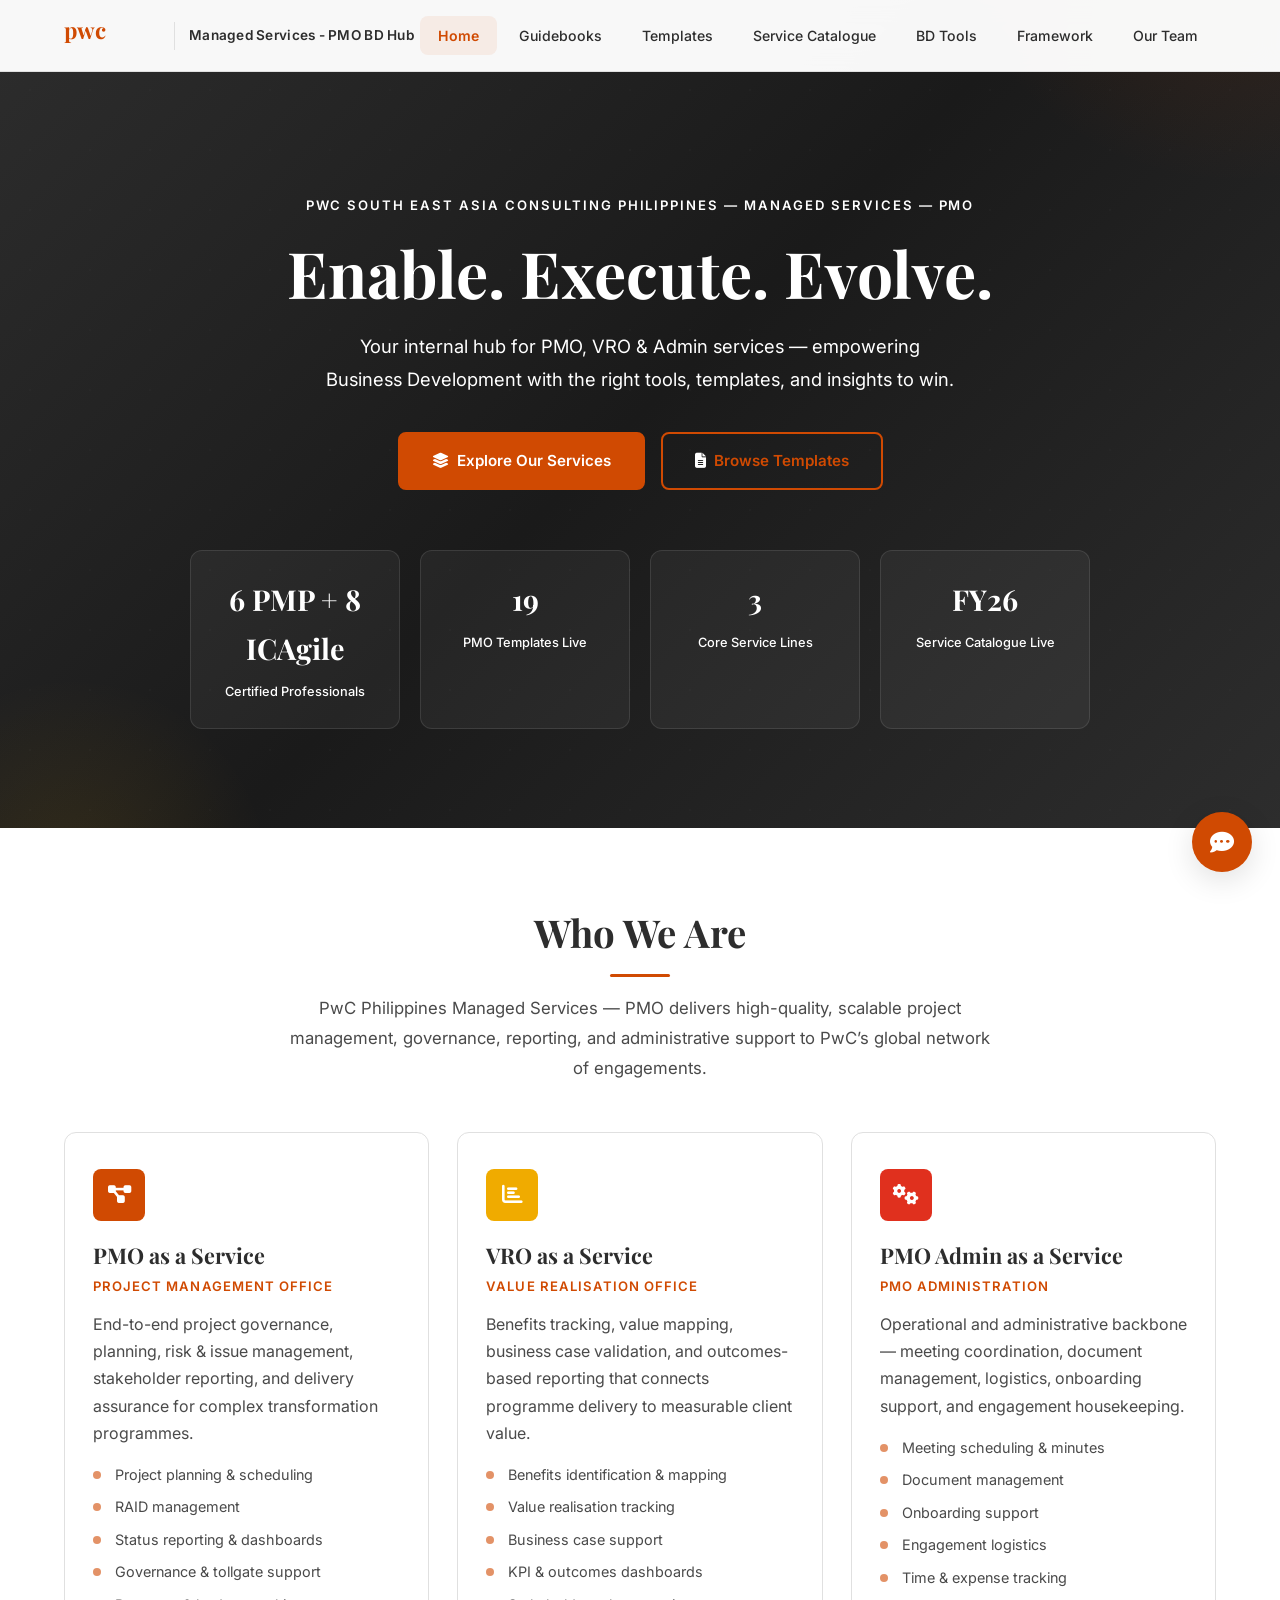
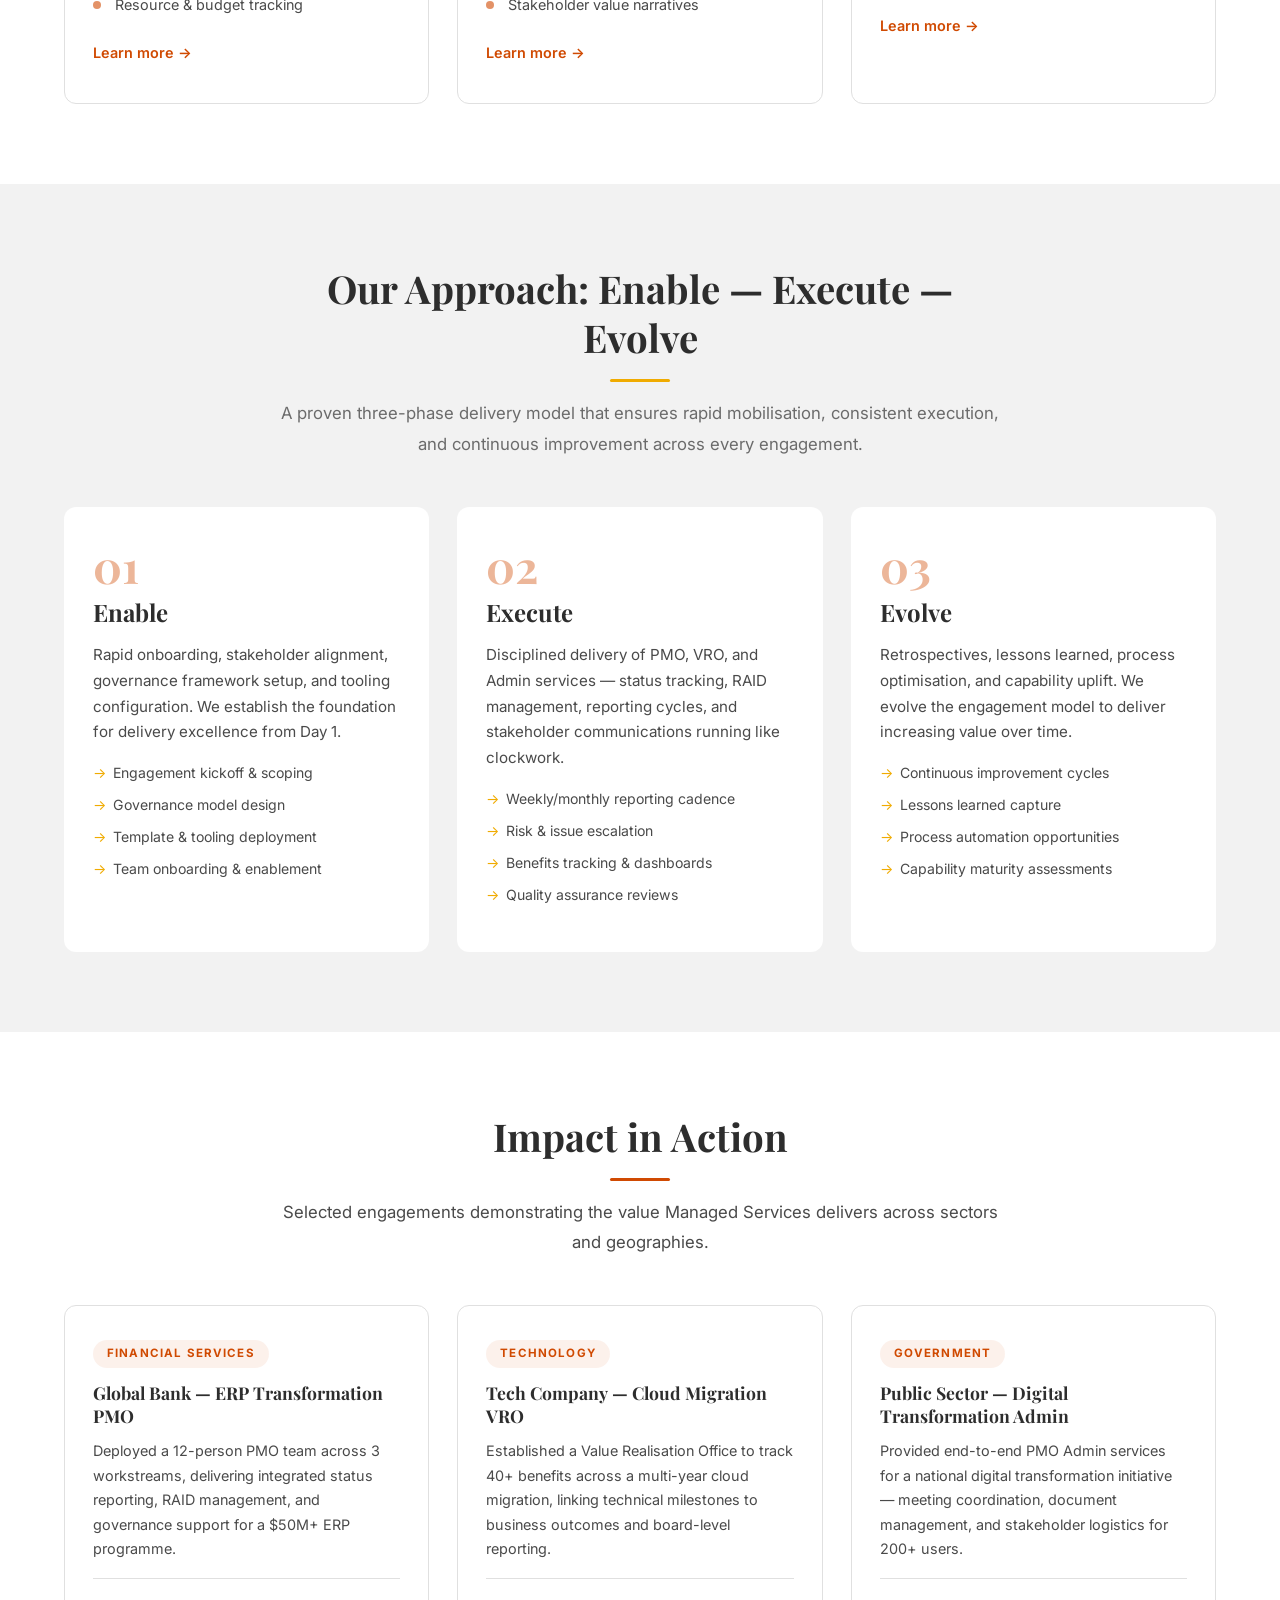
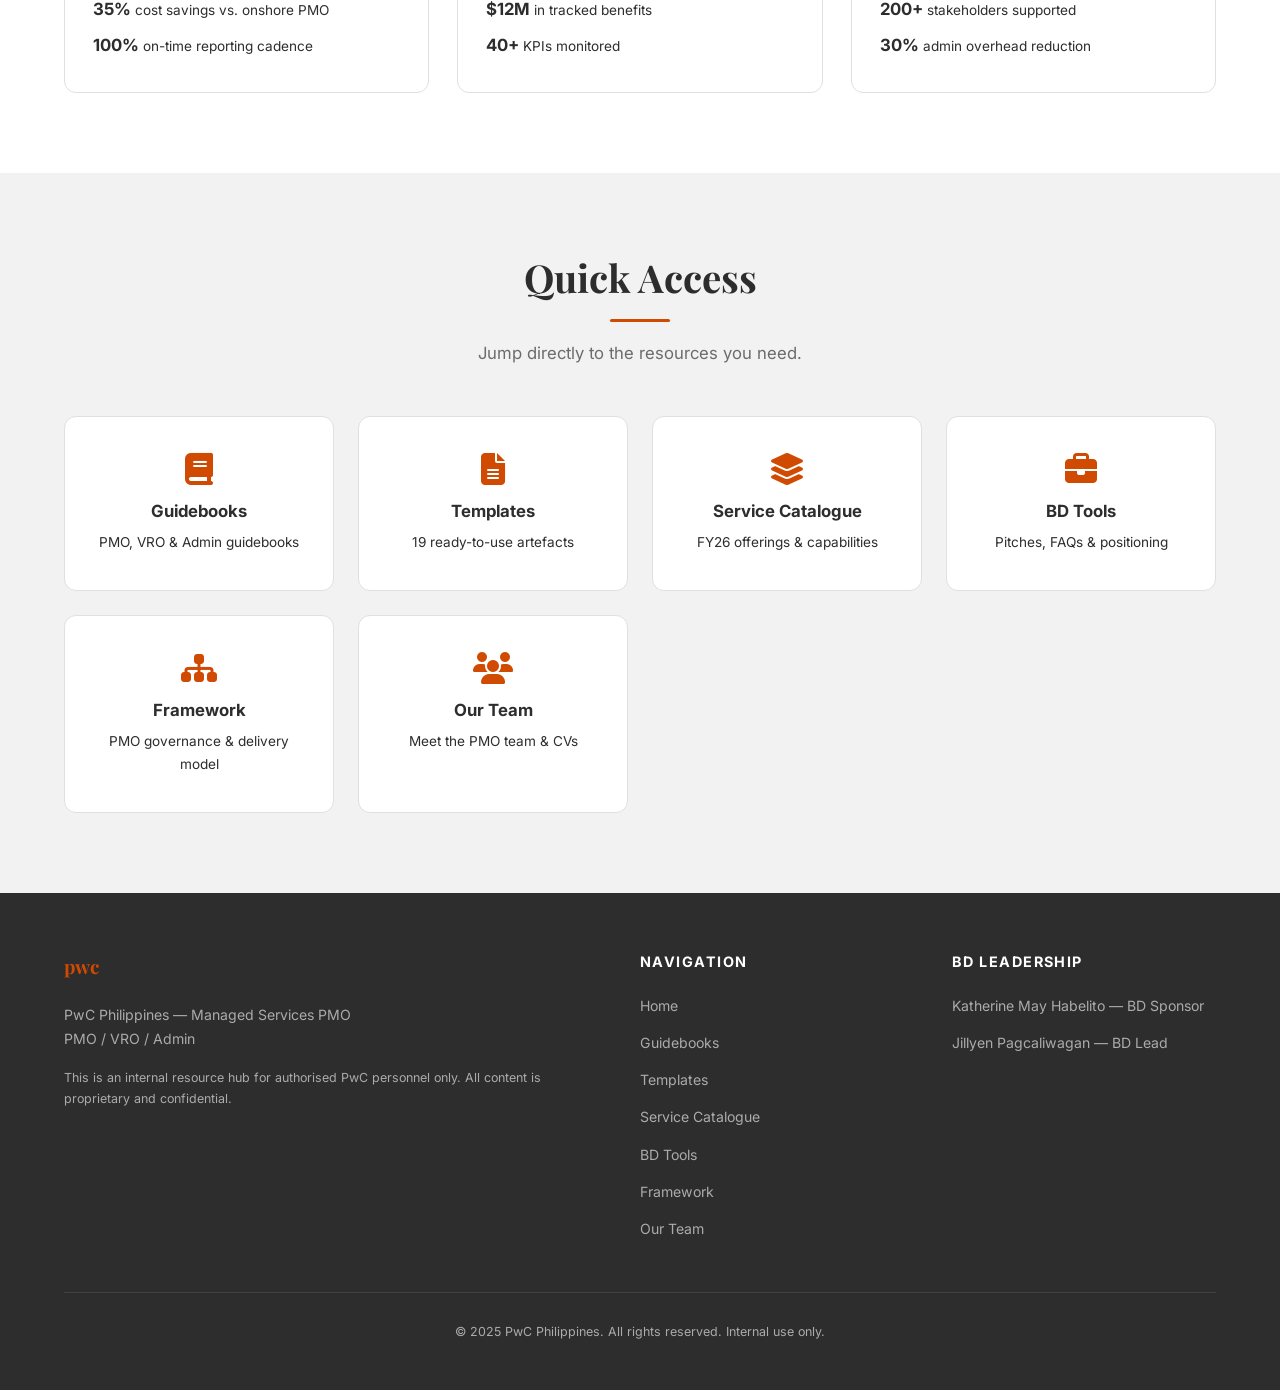
<file: index.html>
<!DOCTYPE html>
<html lang="en">
<head>
    <meta charset="UTF-8">
    <meta name="viewport" content="width=device-width, initial-scale=1.0">
    <title>Managed Services - PMO BD Hub</title>
    <link rel="stylesheet" href="css/styles.css">
    <link href="https://fonts.googleapis.com/css2?family=Playfair+Display:wght@400;600;700&family=Inter:wght@300;400;500;600;700&display=swap" rel="stylesheet">
    <link rel="stylesheet" href="https://cdnjs.cloudflare.com/ajax/libs/font-awesome/6.5.0/css/all.min.css">
</head>
<body>

<div class="nav-overlay" id="navOverlay"></div>

<header class="site-header" id="siteHeader">
    <div class="header-container">
        <div class="logo-area">
            <div class="pwc-logo">
                <svg viewBox="0 0 120 40" class="logo-svg">
                    <text x="0" y="30" font-family="'Playfair Display', serif" font-size="28" font-weight="700" fill="#D04A02">pwc</text>
                </svg>
            </div>
            <div class="logo-divider"></div>
            <span class="logo-text">Managed Services - PMO BD Hub</span>
        </div>
        <nav class="main-nav" id="mainNav">
            <a href="index.html" class="nav-link active">Home</a>
            <a href="guidebooks.html" class="nav-link">Guidebooks</a>
            <a href="templates.html" class="nav-link">Templates</a>
            <a href="service-catalogue.html" class="nav-link">Service Catalogue</a>
            <a href="bd-tools.html" class="nav-link">BD Tools</a>
            <a href="framework.html" class="nav-link">Framework</a>
            <a href="team.html" class="nav-link">Our Team</a>
        </nav>
        <button class="mobile-toggle" id="mobileToggle" aria-label="Toggle navigation">
            <span></span><span></span><span></span>
        </button>
    </div>
</header>

<section class="hero">
    <div class="hero-overlay"></div>
    <div class="hero-content">
        <p class="hero-eyebrow">PwC South East Asia Consulting Philippines &mdash; Managed Services &mdash; PMO</p>
        <h1 class="hero-title">Enable. Execute. <span>Evolve.</span></h1>
        <p class="hero-subtitle">Your internal hub for PMO, VRO &amp; Admin services &mdash; empowering Business Development with the right tools, templates, and insights to win.</p>
        <div class="hero-ctas">
            <a href="service-catalogue.html" class="btn btn-primary"><i class="fas fa-layer-group"></i> Explore Our Services</a>
            <a href="templates.html" class="btn btn-outline"><i class="fas fa-file-alt"></i> Browse Templates</a>
        </div>
    </div>
    <div class="hero-stats">
        <div class="stat-card">
            <span class="stat-number">6 PMP + 8 ICAgile</span>
            <span class="stat-label">Certified Professionals</span>
        </div>
        <div class="stat-card">
            <span class="stat-number">19</span>
            <span class="stat-label">PMO Templates Live</span>
        </div>
        <div class="stat-card">
            <span class="stat-number">3</span>
            <span class="stat-label">Core Service Lines</span>
        </div>
        <div class="stat-card">
            <span class="stat-number">FY26</span>
            <span class="stat-label">Service Catalogue Live</span>
        </div>
    </div>
</section>

<!-- WHO WE ARE -->
<section class="section" id="about">
    <div class="container">
        <div class="section-header fade-in">
            <h2 class="section-title">Who We Are</h2>
            <p class="section-subtitle">PwC Philippines Managed Services &mdash; PMO delivers high-quality, scalable project management, governance, reporting, and administrative support to PwC&rsquo;s global network of engagements.</p>
        </div>
        <div class="three-col-grid">
            <div class="service-card fade-in">
                <div class="service-icon" style="background:#D04A02;">
                    <i class="fas fa-project-diagram"></i>
                </div>
                <h3>PMO as a Service</h3>
                <p class="service-tagline">Project Management Office</p>
                <p>End-to-end project governance, planning, risk &amp; issue management, stakeholder reporting, and delivery assurance for complex transformation programmes.</p>
                <ul class="service-features">
                    <li>Project planning &amp; scheduling</li>
                    <li>RAID management</li>
                    <li>Status reporting &amp; dashboards</li>
                    <li>Governance &amp; tollgate support</li>
                    <li>Resource &amp; budget tracking</li>
                </ul>
                <a href="service-catalogue.html#pmo" class="card-link">Learn more &rarr;</a>
            </div>
            <div class="service-card fade-in">
                <div class="service-icon" style="background:#F0AB00;">
                    <i class="fas fa-chart-bar"></i>
                </div>
                <h3>VRO as a Service</h3>
                <p class="service-tagline">Value Realisation Office</p>
                <p>Benefits tracking, value mapping, business case validation, and outcomes-based reporting that connects programme delivery to measurable client value.</p>
                <ul class="service-features">
                    <li>Benefits identification &amp; mapping</li>
                    <li>Value realisation tracking</li>
                    <li>Business case support</li>
                    <li>KPI &amp; outcomes dashboards</li>
                    <li>Stakeholder value narratives</li>
                </ul>
                <a href="service-catalogue.html#vro" class="card-link">Learn more &rarr;</a>
            </div>
            <div class="service-card fade-in">
                <div class="service-icon" style="background:#E0301E;">
                    <i class="fas fa-cogs"></i>
                </div>
                <h3>PMO Admin as a Service</h3>
                <p class="service-tagline">PMO Administration</p>
                <p>Operational and administrative backbone &mdash; meeting coordination, document management, logistics, onboarding support, and engagement housekeeping.</p>
                <ul class="service-features">
                    <li>Meeting scheduling &amp; minutes</li>
                    <li>Document management</li>
                    <li>Onboarding support</li>
                    <li>Engagement logistics</li>
                    <li>Time &amp; expense tracking</li>
                </ul>
                <a href="service-catalogue.html#admin" class="card-link">Learn more &rarr;</a>
            </div>
        </div>
    </div>
</section>

<!-- ENABLE EXECUTE EVOLVE -->
<section class="section section-dark" id="eee">
    <div class="container">
        <div class="section-header fade-in">
            <h2 class="section-title light">Our Approach: Enable &mdash; Execute &mdash; Evolve</h2>
            <p class="section-subtitle light">A proven three-phase delivery model that ensures rapid mobilisation, consistent execution, and continuous improvement across every engagement.</p>
        </div>
        <div class="timeline-grid">
            <div class="timeline-card fade-in">
                <div class="timeline-number">01</div>
                <h3>Enable</h3>
                <p>Rapid onboarding, stakeholder alignment, governance framework setup, and tooling configuration. We establish the foundation for delivery excellence from Day 1.</p>
                <ul>
                    <li>Engagement kickoff &amp; scoping</li>
                    <li>Governance model design</li>
                    <li>Template &amp; tooling deployment</li>
                    <li>Team onboarding &amp; enablement</li>
                </ul>
            </div>
            <div class="timeline-card fade-in">
                <div class="timeline-number">02</div>
                <h3>Execute</h3>
                <p>Disciplined delivery of PMO, VRO, and Admin services &mdash; status tracking, RAID management, reporting cycles, and stakeholder communications running like clockwork.</p>
                <ul>
                    <li>Weekly/monthly reporting cadence</li>
                    <li>Risk &amp; issue escalation</li>
                    <li>Benefits tracking &amp; dashboards</li>
                    <li>Quality assurance reviews</li>
                </ul>
            </div>
            <div class="timeline-card fade-in">
                <div class="timeline-number">03</div>
                <h3>Evolve</h3>
                <p>Retrospectives, lessons learned, process optimisation, and capability uplift. We evolve the engagement model to deliver increasing value over time.</p>
                <ul>
                    <li>Continuous improvement cycles</li>
                    <li>Lessons learned capture</li>
                    <li>Process automation opportunities</li>
                    <li>Capability maturity assessments</li>
                </ul>
            </div>
        </div>
    </div>
</section>

<!-- CASE STUDIES -->
<section class="section" id="caseStudies">
    <div class="container">
        <div class="section-header fade-in">
            <h2 class="section-title">Impact in Action</h2>
            <p class="section-subtitle">Selected engagements demonstrating the value Managed Services delivers across sectors and geographies.</p>
        </div>
        <div class="case-grid">
            <div class="case-card fade-in">
                <div class="case-badge">Financial Services</div>
                <h4>Global Bank &mdash; ERP Transformation PMO</h4>
                <p>Deployed a 12-person PMO team across 3 workstreams, delivering integrated status reporting, RAID management, and governance support for a $50M+ ERP programme.</p>
                <div class="case-results">
                    <span><strong>35%</strong> cost savings vs. onshore PMO</span>
                    <span><strong>100%</strong> on-time reporting cadence</span>
                </div>
            </div>
            <div class="case-card fade-in">
                <div class="case-badge">Technology</div>
                <h4>Tech Company &mdash; Cloud Migration VRO</h4>
                <p>Established a Value Realisation Office to track 40+ benefits across a multi-year cloud migration, linking technical milestones to business outcomes and board-level reporting.</p>
                <div class="case-results">
                    <span><strong>$12M</strong> in tracked benefits</span>
                    <span><strong>40+</strong> KPIs monitored</span>
                </div>
            </div>
            <div class="case-card fade-in">
                <div class="case-badge">Government</div>
                <h4>Public Sector &mdash; Digital Transformation Admin</h4>
                <p>Provided end-to-end PMO Admin services for a national digital transformation initiative &mdash; meeting coordination, document management, and stakeholder logistics for 200+ users.</p>
                <div class="case-results">
                    <span><strong>200+</strong> stakeholders supported</span>
                    <span><strong>30%</strong> admin overhead reduction</span>
                </div>
            </div>
        </div>
    </div>
</section>

<!-- QUICK ACCESS -->
<section class="section section-accent" id="quickAccess">
    <div class="container">
        <div class="section-header fade-in">
            <h2 class="section-title">Quick Access</h2>
            <p class="section-subtitle">Jump directly to the resources you need.</p>
        </div>
        <div class="quick-grid">
            <a href="guidebooks.html" class="quick-card fade-in">
                <i class="fas fa-book"></i>
                <h4>Guidebooks</h4>
                <p>PMO, VRO &amp; Admin guidebooks</p>
            </a>
            <a href="templates.html" class="quick-card fade-in">
                <i class="fas fa-file-alt"></i>
                <h4>Templates</h4>
                <p>19 ready-to-use artefacts</p>
            </a>
            <a href="service-catalogue.html" class="quick-card fade-in">
                <i class="fas fa-layer-group"></i>
                <h4>Service Catalogue</h4>
                <p>FY26 offerings &amp; capabilities</p>
            </a>
            <a href="bd-tools.html" class="quick-card fade-in">
                <i class="fas fa-briefcase"></i>
                <h4>BD Tools</h4>
                <p>Pitches, FAQs &amp; positioning</p>
            </a>
            <a href="framework.html" class="quick-card fade-in">
                <i class="fas fa-sitemap"></i>
                <h4>Framework</h4>
                <p>PMO governance &amp; delivery model</p>
            </a>
            <a href="team.html" class="quick-card fade-in">
                <i class="fas fa-users"></i>
                <h4>Our Team</h4>
                <p>Meet the PMO team &amp; CVs</p>
            </a>
        </div>
    </div>
</section>

<!-- FOOTER -->
<footer class="site-footer">
    <div class="container">
        <div class="footer-grid">
            <div class="footer-col">
                <div class="footer-logo">
                    <svg viewBox="0 0 80 30" class="logo-svg-sm">
                        <text x="0" y="24" font-family="'Playfair Display', serif" font-size="22" font-weight="700" fill="#D04A02">pwc</text>
                    </svg>
                </div>
                <p>PwC Philippines &mdash; Managed Services PMO<br>PMO / VRO / Admin</p>
                <p class="footer-disclaimer">This is an internal resource hub for authorised PwC personnel only. All content is proprietary and confidential.</p>
            </div>
            <div class="footer-col">
                <h4>Navigation</h4>
                <ul>
                    <li><a href="index.html">Home</a></li>
                    <li><a href="guidebooks.html">Guidebooks</a></li>
                    <li><a href="templates.html">Templates</a></li>
                    <li><a href="service-catalogue.html">Service Catalogue</a></li>
                    <li><a href="bd-tools.html">BD Tools</a></li>
                    <li><a href="framework.html">Framework</a></li>
                    <li><a href="team.html">Our Team</a></li>
                </ul>
            </div>
            <div class="footer-col">
                <h4>BD Leadership</h4>
                <ul>
                    <li><a href="#">Katherine May Habelito &mdash; BD Sponsor</a></li>
                    <li><a href="#">Jillyen Pagcaliwagan &mdash; BD Lead</a></li>
                    <li><a href="mailto:"></a></li>
                </ul>
            </div>
        </div>
        <div class="footer-bottom">
            <p>&copy; 2025 PwC Philippines. All rights reserved. Internal use only.</p>
        </div>
    </div>
</footer>

<!-- CHATBOT -->
<button class="chatbot-fab" id="chatbotFab" aria-label="Open assistant">
    <i class="fas fa-comment-dots"></i>
</button>
<div class="chatbot-window" id="chatbotWindow">
    <div class="chatbot-header">
        <div class="chatbot-header-left">
            <div class="chatbot-avatar"><i class="fas fa-robot"></i></div>
            <div class="chatbot-header-info">
                <h4>PMO Hub Assistant</h4>
                <span>Ask me about services, templates &amp; more</span>
            </div>
        </div>
        <button class="chatbot-close" id="chatbotClose"><i class="fas fa-times"></i></button>
    </div>
    <div class="chatbot-messages" id="chatbotMessages">
        <div class="chat-msg bot">&#x1F44B; Hi! I&rsquo;m the <strong>PMO Hub Assistant</strong>. I can help you find templates, guidebooks, service info, and more. What would you like to know?</div>
    </div>
    <div class="chatbot-suggestions" id="chatbotSuggestions">
        <button class="suggestion-chip" data-query="What is PMO as a Service?">PMO overview</button>
        <button class="suggestion-chip" data-query="Where can I find the RAID Log template?">Find RAID Log</button>
        <button class="suggestion-chip" data-query="What is inside the PMO Guidebook?">PMO Guidebook</button>
        <button class="suggestion-chip" data-query="Who are the PH PMO contacts?">Key contacts</button>
        <button class="suggestion-chip" data-query="What templates do we have?">All templates</button>
    </div>
    <div class="chatbot-input-area">
        <input type="text" id="chatbotInput" placeholder="Type your question..." autocomplete="off">
        <button class="chatbot-send" id="chatbotSend"><i class="fas fa-paper-plane"></i></button>
    </div>
</div>

<script src="js/main.js"></script>
<script src="js/chatbot.js"></script>

</body>
</html>
</file>
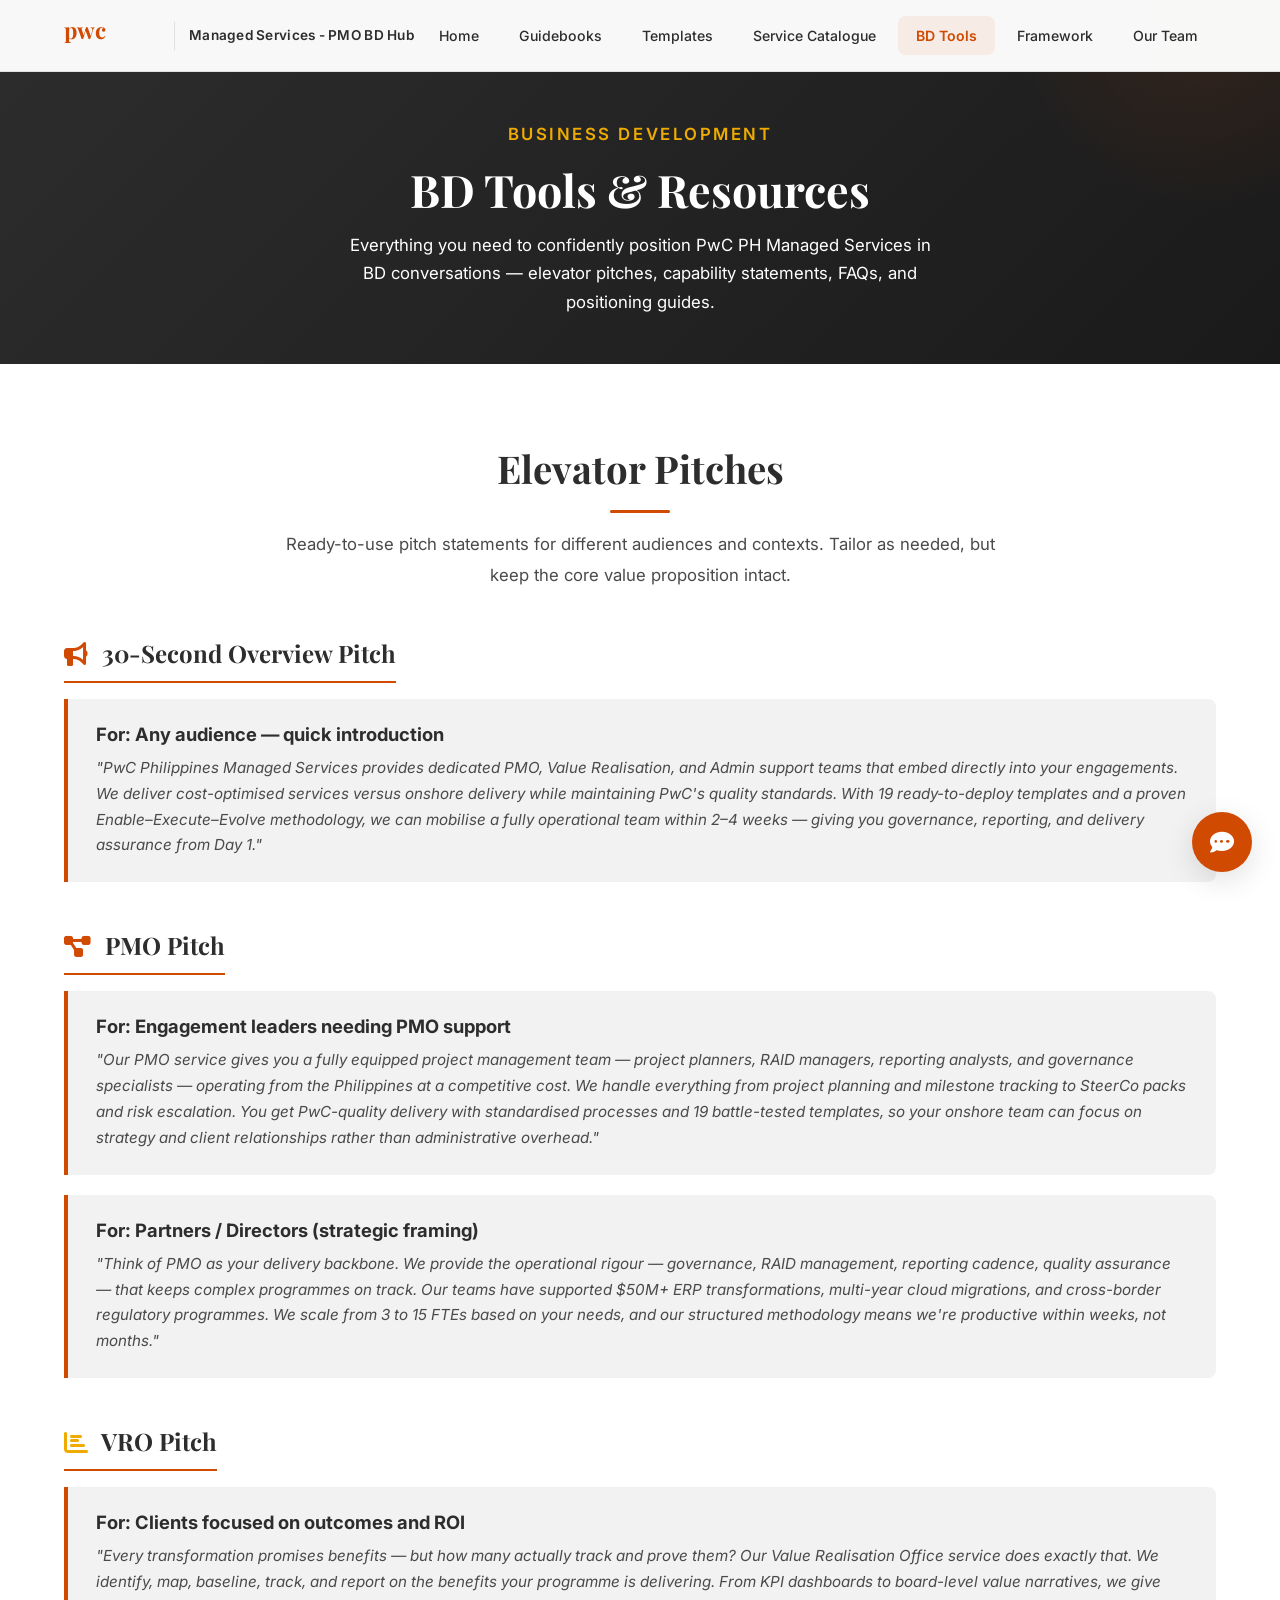
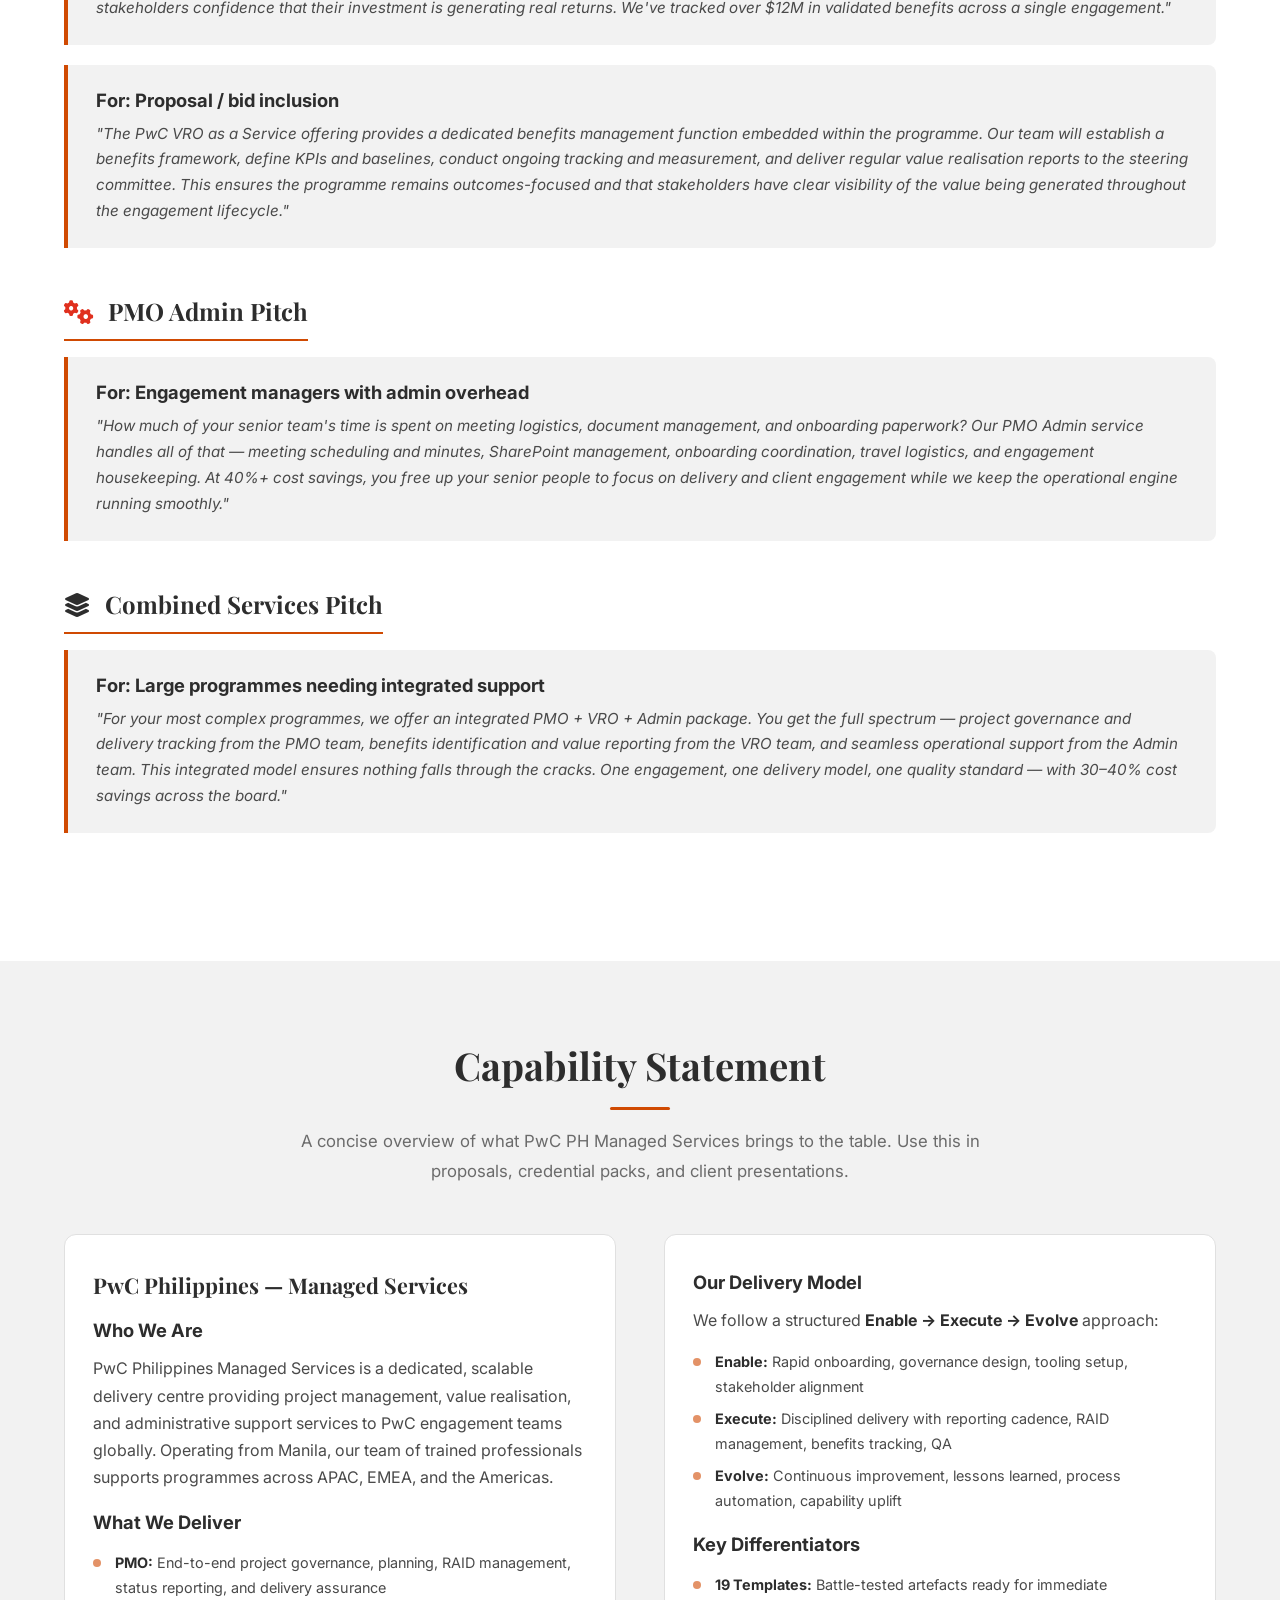
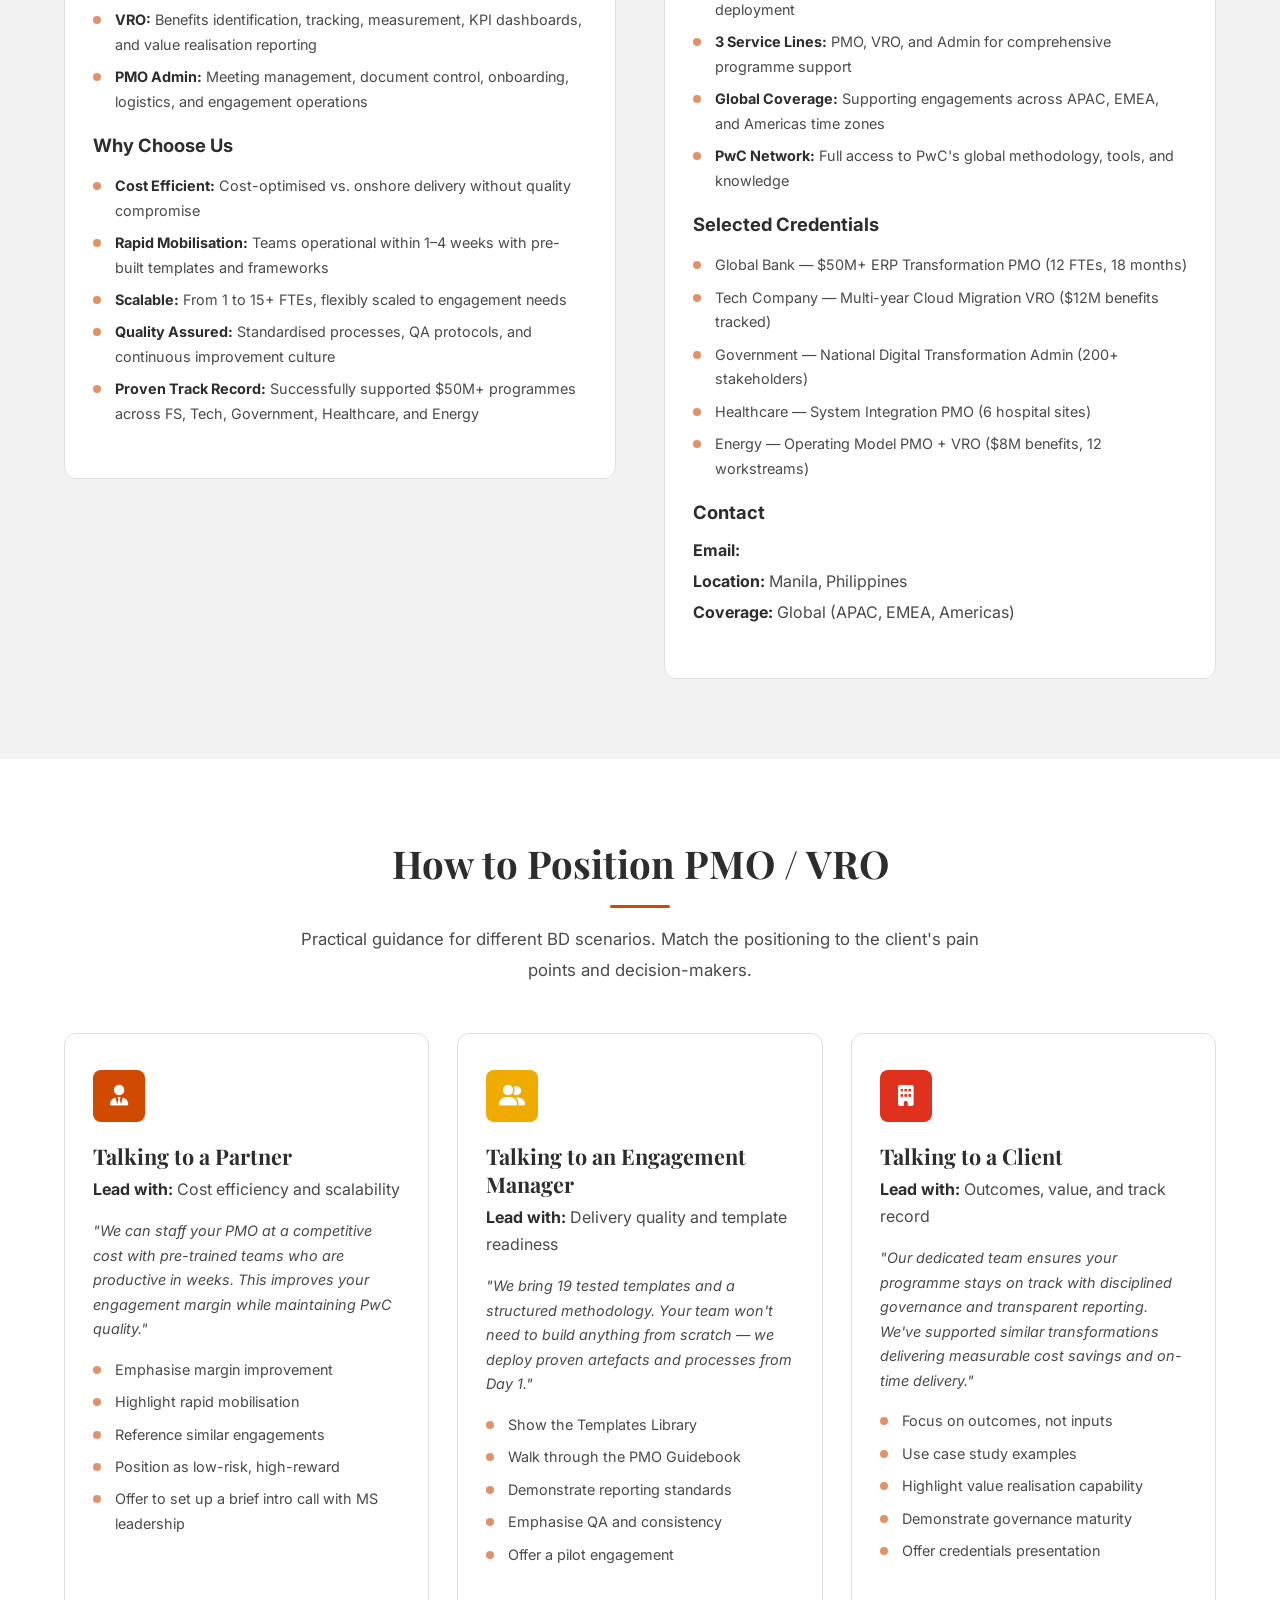
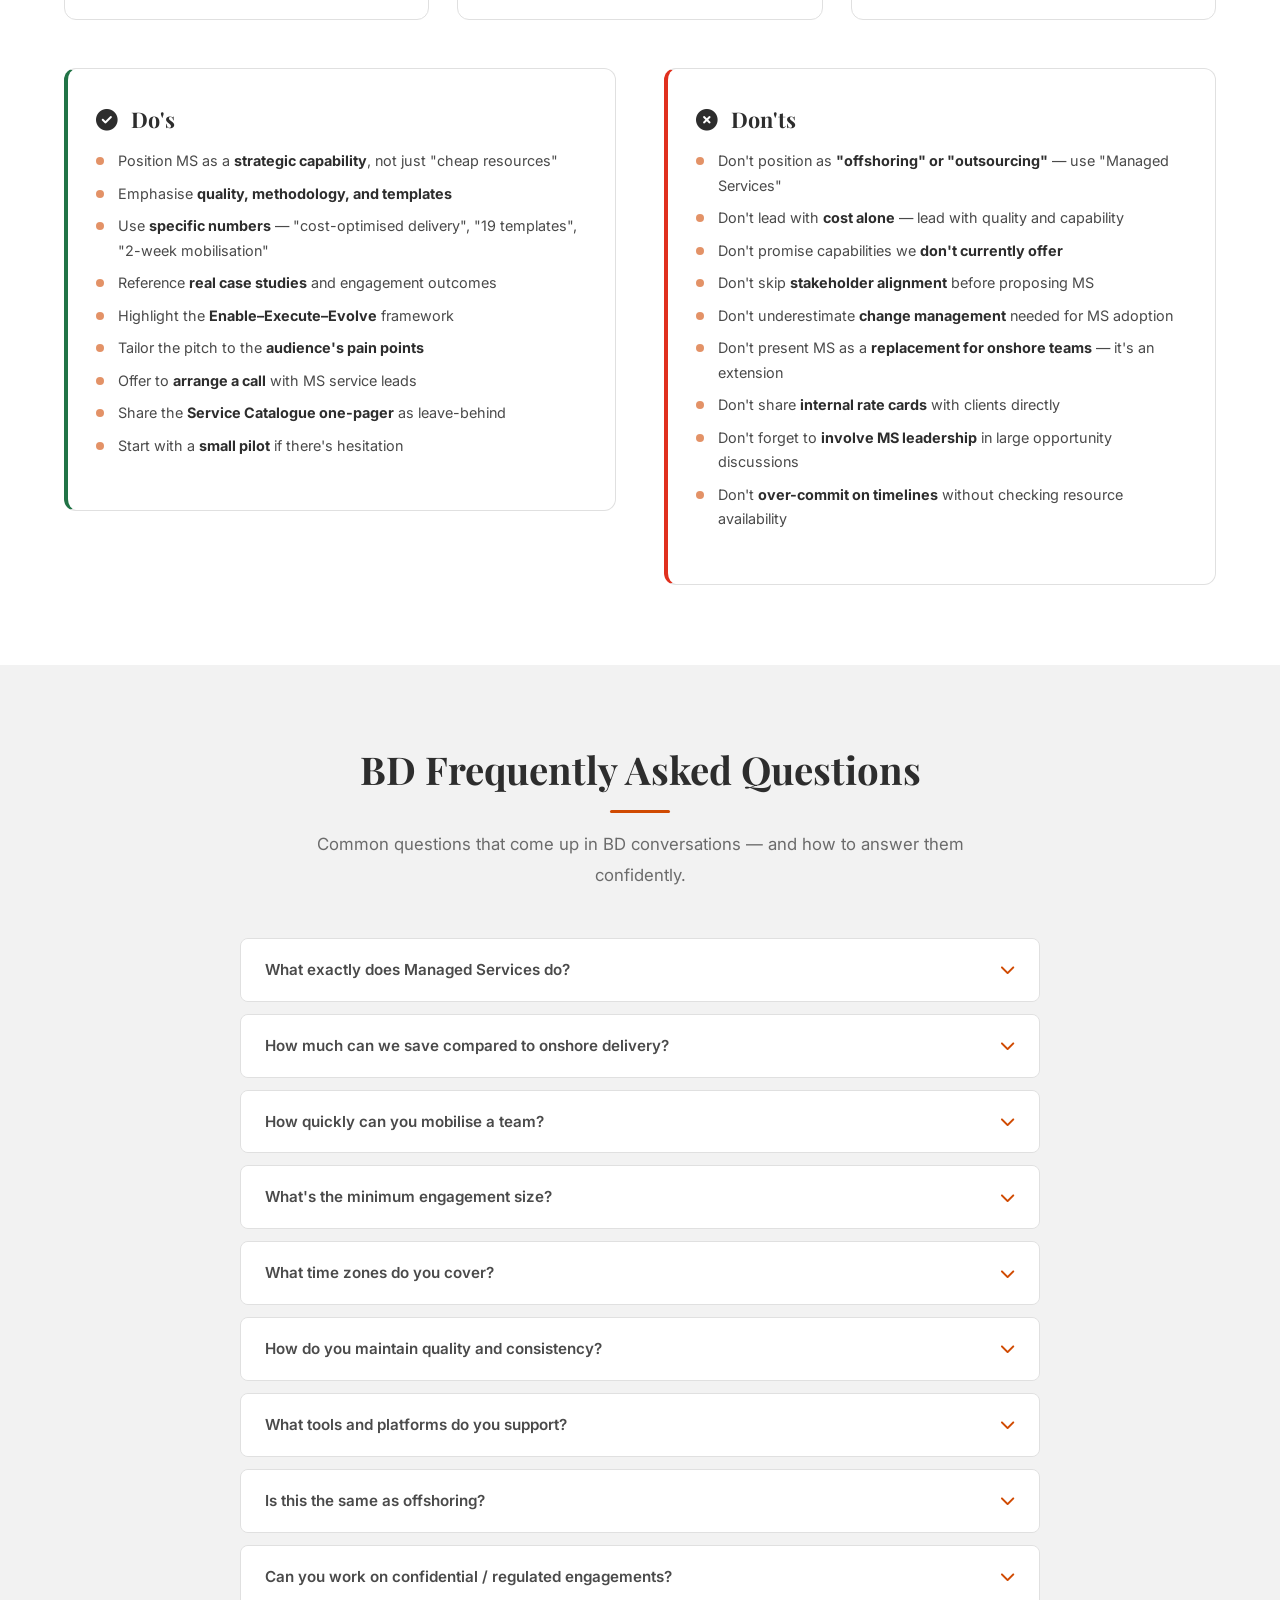
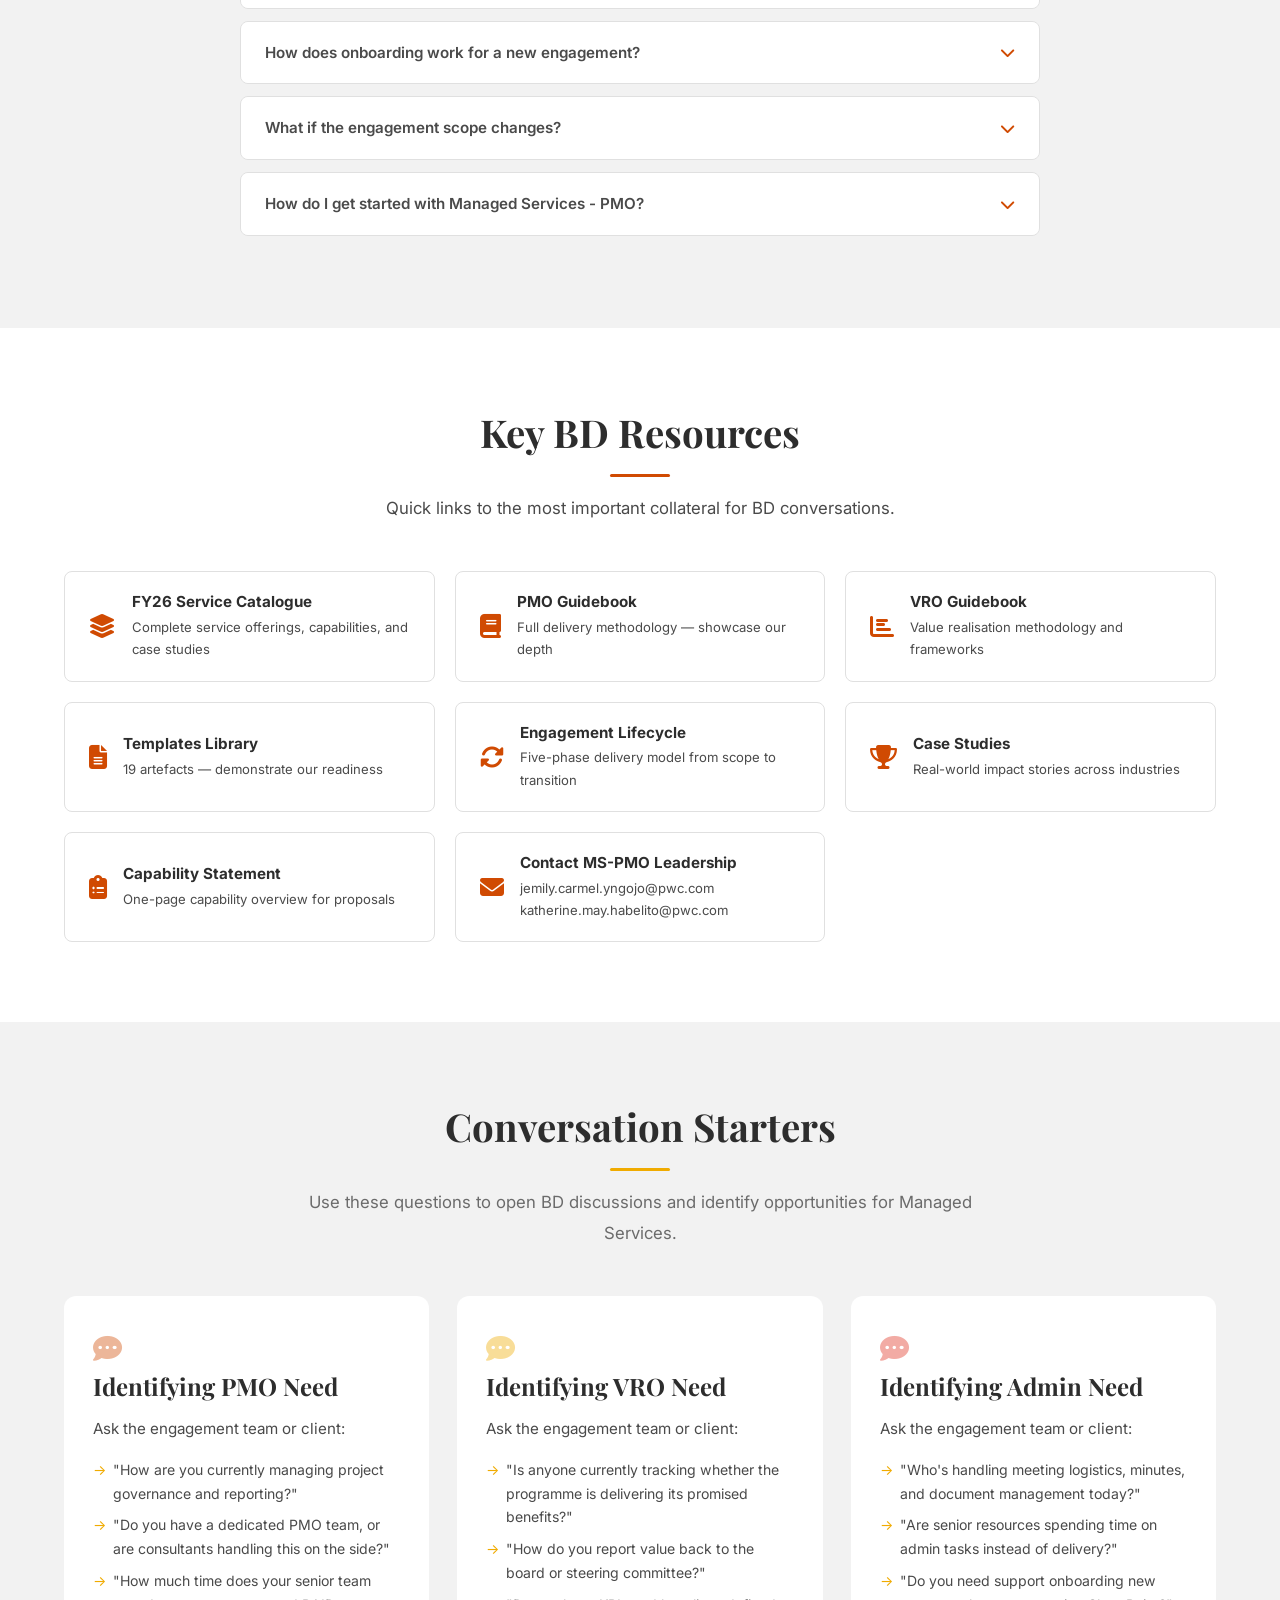
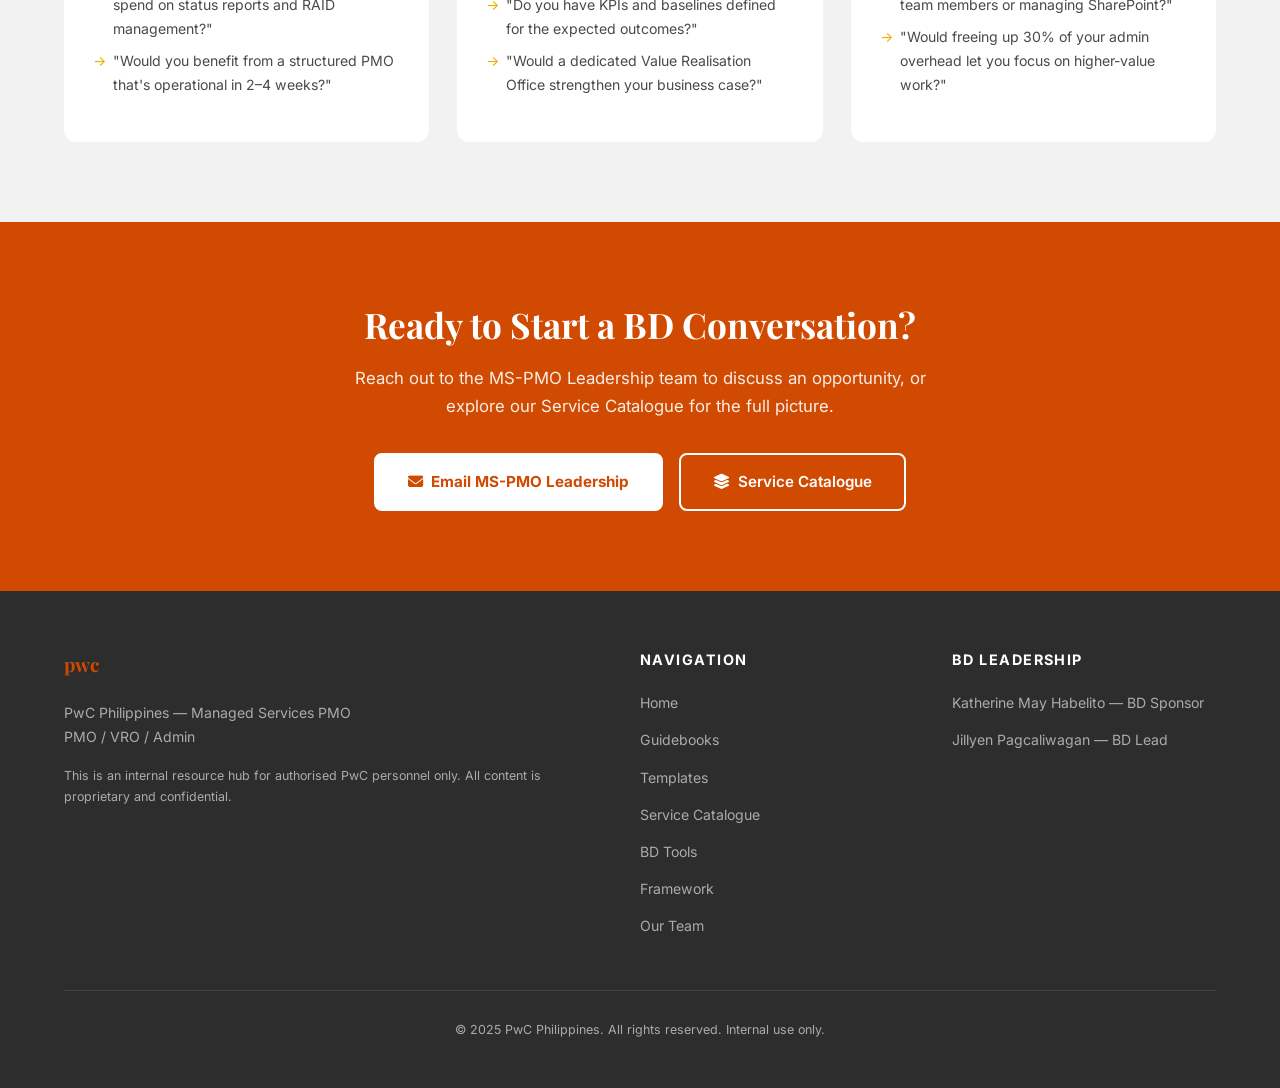
<file: bd-tools.html>
<!DOCTYPE html>
<html lang="en">
<head>
    <meta charset="UTF-8">
    <meta name="viewport" content="width=device-width, initial-scale=1.0">
    <title>BD Tools — Managed Services - PMO BD Hub</title>
    <link rel="stylesheet" href="css/styles.css">
    <link href="https://fonts.googleapis.com/css2?family=Playfair+Display:wght@400;600;700&family=Inter:wght@300;400;500;600;700&display=swap" rel="stylesheet">
    <link rel="stylesheet" href="https://cdnjs.cloudflare.com/ajax/libs/font-awesome/6.5.0/css/all.min.css">
</head>
<body>

<!-- ===== MOBILE NAV OVERLAY ===== -->
<div class="nav-overlay" id="navOverlay"></div>

<!-- ===== HEADER ===== -->
<header class="site-header" id="siteHeader">
    <div class="header-container">
        <div class="logo-area">
            <div class="pwc-logo">
                <svg viewBox="0 0 120 40" class="logo-svg">
                    <text x="0" y="30" font-family="'Playfair Display', serif" font-size="28" font-weight="700" fill="#D04A02">pwc</text>
                </svg>
            </div>
            <div class="logo-divider"></div>
            <span class="logo-text">Managed Services - PMO BD Hub</span>
        </div>
        <nav class="main-nav" id="mainNav">
            <a href="index.html" class="nav-link">Home</a>
            <a href="guidebooks.html" class="nav-link">Guidebooks</a>
            <a href="templates.html" class="nav-link">Templates</a>
            <a href="service-catalogue.html" class="nav-link">Service Catalogue</a>
            <a href="bd-tools.html" class="nav-link active">BD Tools</a>
            <a href="framework.html" class="nav-link">Framework</a>
            <a href="team.html" class="nav-link">Our Team</a>
        </nav>
        <button class="mobile-toggle" id="mobileToggle" aria-label="Toggle navigation">
            <span></span><span></span><span></span>
        </button>
    </div>
</header>

<!-- ===== PAGE BANNER ===== -->
<section class="page-banner">
    <p class="hero-eyebrow">Business Development</p>
    <h1>BD Tools &amp; Resources</h1>
    <p>Everything you need to confidently position PwC PH Managed Services in BD conversations — elevator pitches, capability statements, FAQs, and positioning guides.</p>
</section>

<!-- ===== ELEVATOR PITCHES ===== -->
<section class="section" id="pitches">
    <div class="container">
        <div class="section-header fade-in">
            <h2 class="section-title">Elevator Pitches</h2>
            <p class="section-subtitle">Ready-to-use pitch statements for different audiences and contexts. Tailor as needed, but keep the core value proposition intact.</p>
        </div>

        <div class="bd-section fade-in">
            <h3><i class="fas fa-bullhorn" style="color:#D04A02; margin-right:8px;"></i> 30-Second Overview Pitch</h3>
            <div class="pitch-card">
                <h4>For: Any audience — quick introduction</h4>
                <p>"PwC Philippines Managed Services provides dedicated PMO, Value Realisation, and Admin support teams that embed directly into your engagements. We deliver cost-optimised services versus onshore delivery while maintaining PwC's quality standards. With 19 ready-to-deploy templates and a proven Enable–Execute–Evolve methodology, we can mobilise a fully operational team within 2–4 weeks — giving you governance, reporting, and delivery assurance from Day 1."</p>
            </div>
        </div>

        <div class="bd-section fade-in">
            <h3><i class="fas fa-project-diagram" style="color:#D04A02; margin-right:8px;"></i> PMO Pitch</h3>
            <div class="pitch-card">
                <h4>For: Engagement leaders needing PMO support</h4>
                <p>"Our PMO service gives you a fully equipped project management team — project planners, RAID managers, reporting analysts, and governance specialists — operating from the Philippines at a competitive cost. We handle everything from project planning and milestone tracking to SteerCo packs and risk escalation. You get PwC-quality delivery with standardised processes and 19 battle-tested templates, so your onshore team can focus on strategy and client relationships rather than administrative overhead."</p>
            </div>
            <div class="pitch-card" style="margin-top:16px;">
                <h4>For: Partners / Directors (strategic framing)</h4>
                <p>"Think of PMO as your delivery backbone. We provide the operational rigour — governance, RAID management, reporting cadence, quality assurance — that keeps complex programmes on track. Our teams have supported $50M+ ERP transformations, multi-year cloud migrations, and cross-border regulatory programmes. We scale from 3 to 15 FTEs based on your needs, and our structured methodology means we're productive within weeks, not months."</p>
            </div>
        </div>

        <div class="bd-section fade-in">
            <h3><i class="fas fa-chart-bar" style="color:#F0AB00; margin-right:8px;"></i> VRO Pitch</h3>
            <div class="pitch-card">
                <h4>For: Clients focused on outcomes and ROI</h4>
                <p>"Every transformation promises benefits — but how many actually track and prove them? Our Value Realisation Office service does exactly that. We identify, map, baseline, track, and report on the benefits your programme is delivering. From KPI dashboards to board-level value narratives, we give stakeholders confidence that their investment is generating real returns. We've tracked over $12M in validated benefits across a single engagement."</p>
            </div>
            <div class="pitch-card" style="margin-top:16px;">
                <h4>For: Proposal / bid inclusion</h4>
                <p>"The PwC VRO as a Service offering provides a dedicated benefits management function embedded within the programme. Our team will establish a benefits framework, define KPIs and baselines, conduct ongoing tracking and measurement, and deliver regular value realisation reports to the steering committee. This ensures the programme remains outcomes-focused and that stakeholders have clear visibility of the value being generated throughout the engagement lifecycle."</p>
            </div>
        </div>

        <div class="bd-section fade-in">
            <h3><i class="fas fa-cogs" style="color:#E0301E; margin-right:8px;"></i> PMO Admin Pitch</h3>
            <div class="pitch-card">
                <h4>For: Engagement managers with admin overhead</h4>
                <p>"How much of your senior team's time is spent on meeting logistics, document management, and onboarding paperwork? Our PMO Admin service handles all of that — meeting scheduling and minutes, SharePoint management, onboarding coordination, travel logistics, and engagement housekeeping. At 40%+ cost savings, you free up your senior people to focus on delivery and client engagement while we keep the operational engine running smoothly."</p>
            </div>
        </div>

        <div class="bd-section fade-in">
            <h3><i class="fas fa-layer-group" style="color:#2D2D2D; margin-right:8px;"></i> Combined Services Pitch</h3>
            <div class="pitch-card">
                <h4>For: Large programmes needing integrated support</h4>
                <p>"For your most complex programmes, we offer an integrated PMO + VRO + Admin package. You get the full spectrum — project governance and delivery tracking from the PMO team, benefits identification and value reporting from the VRO team, and seamless operational support from the Admin team. This integrated model ensures nothing falls through the cracks. One engagement, one delivery model, one quality standard — with 30–40% cost savings across the board."</p>
            </div>
        </div>
    </div>
</section>

<!-- ===== CAPABILITY STATEMENT ===== -->
<section class="section section-accent" id="capability">
    <div class="container">
        <div class="section-header fade-in">
            <h2 class="section-title">Capability Statement</h2>
            <p class="section-subtitle">A concise overview of what PwC PH Managed Services brings to the table. Use this in proposals, credential packs, and client presentations.</p>
        </div>

        <div class="two-col-grid fade-in">
            <div>
                <div class="service-card" style="height:100%;">
                    <h3 style="margin-bottom:20px;">PwC Philippines — Managed Services</h3>

                    <h4 style="color:#D04A02; margin-bottom:12px; font-family:var(--font-body);">Who We Are</h4>
                    <p>PwC Philippines Managed Services is a dedicated, scalable delivery centre providing project management, value realisation, and administrative support services to PwC engagement teams globally. Operating from Manila, our team of trained professionals supports programmes across APAC, EMEA, and the Americas.</p>

                    <h4 style="color:#D04A02; margin-bottom:12px; margin-top:20px; font-family:var(--font-body);">What We Deliver</h4>
                    <ul class="service-features">
                        <li><strong>PMO:</strong> End-to-end project governance, planning, RAID management, status reporting, and delivery assurance</li>
                        <li><strong>VRO:</strong> Benefits identification, tracking, measurement, KPI dashboards, and value realisation reporting</li>
                        <li><strong>PMO Admin:</strong> Meeting management, document control, onboarding, logistics, and engagement operations</li>
                    </ul>

                    <h4 style="color:#D04A02; margin-bottom:12px; margin-top:20px; font-family:var(--font-body);">Why Choose Us</h4>
                    <ul class="service-features">
                        <li><strong>Cost Efficient:</strong> Cost-optimised vs. onshore delivery without quality compromise</li>
                        <li><strong>Rapid Mobilisation:</strong> Teams operational within 1–4 weeks with pre-built templates and frameworks</li>
                        <li><strong>Scalable:</strong> From 1 to 15+ FTEs, flexibly scaled to engagement needs</li>
                        <li><strong>Quality Assured:</strong> Standardised processes, QA protocols, and continuous improvement culture</li>
                        <li><strong>Proven Track Record:</strong> Successfully supported $50M+ programmes across FS, Tech, Government, Healthcare, and Energy</li>
                    </ul>
                </div>
            </div>
            <div>
                <div class="service-card" style="height:100%;">
                    <h4 style="color:#D04A02; margin-bottom:12px; font-family:var(--font-body);">Our Delivery Model</h4>
                    <p>We follow a structured <strong>Enable → Execute → Evolve</strong> approach:</p>
                    <ul class="service-features">
                        <li><strong>Enable:</strong> Rapid onboarding, governance design, tooling setup, stakeholder alignment</li>
                        <li><strong>Execute:</strong> Disciplined delivery with reporting cadence, RAID management, benefits tracking, QA</li>
                        <li><strong>Evolve:</strong> Continuous improvement, lessons learned, process automation, capability uplift</li>
                    </ul>

                    <h4 style="color:#D04A02; margin-bottom:12px; margin-top:20px; font-family:var(--font-body);">Key Differentiators</h4>
                    <ul class="service-features">
                        <li><strong>19 Templates:</strong> Battle-tested artefacts ready for immediate deployment</li>
                        <li><strong>3 Service Lines:</strong> PMO, VRO, and Admin for comprehensive programme support</li>
                        <li><strong>Global Coverage:</strong> Supporting engagements across APAC, EMEA, and Americas time zones</li>
                        <li><strong>PwC Network:</strong> Full access to PwC's global methodology, tools, and knowledge</li>
                    </ul>

                    <h4 style="color:#D04A02; margin-bottom:12px; margin-top:20px; font-family:var(--font-body);">Selected Credentials</h4>
                    <ul class="service-features">
                        <li>Global Bank — $50M+ ERP Transformation PMO (12 FTEs, 18 months)</li>
                        <li>Tech Company — Multi-year Cloud Migration VRO ($12M benefits tracked)</li>
                        <li>Government — National Digital Transformation Admin (200+ stakeholders)</li>
                        <li>Healthcare — System Integration PMO (6 hospital sites)</li>
                        <li>Energy — Operating Model PMO + VRO ($8M benefits, 12 workstreams)</li>
                    </ul>

                    <h4 style="color:#D04A02; margin-bottom:12px; margin-top:20px; font-family:var(--font-body);">Contact</h4>
                    <p style="margin-bottom:4px;"><strong>Email:</strong> <a href="mailto:"></a></p>
                    <p style="margin-bottom:4px;"><strong>Location:</strong> Manila, Philippines</p>
                    <p><strong>Coverage:</strong> Global (APAC, EMEA, Americas)</p>
                </div>
            </div>
        </div>
    </div>
</section>

<!-- ===== HOW TO POSITION ===== -->
<section class="section" id="positioning">
    <div class="container">
        <div class="section-header fade-in">
            <h2 class="section-title">How to Position PMO / VRO</h2>
            <p class="section-subtitle">Practical guidance for different BD scenarios. Match the positioning to the client's pain points and decision-makers.</p>
        </div>

        <div class="three-col-grid">
            <div class="service-card fade-in">
                <div class="service-icon" style="background:#D04A02;">
                    <i class="fas fa-user-tie"></i>
                </div>
                <h3>Talking to a Partner</h3>
                <p><strong>Lead with:</strong> Cost efficiency and scalability</p>
                <p style="font-size:0.9rem;"><em>"We can staff your PMO at a competitive cost with pre-trained teams who are productive in weeks. This improves your engagement margin while maintaining PwC quality."</em></p>
                <ul class="service-features" style="margin-top:12px;">
                    <li>Emphasise margin improvement</li>
                    <li>Highlight rapid mobilisation</li>
                    <li>Reference similar engagements</li>
                    <li>Position as low-risk, high-reward</li>
                    <li>Offer to set up a brief intro call with MS leadership</li>
                </ul>
            </div>
            <div class="service-card fade-in">
                <div class="service-icon" style="background:#F0AB00;">
                    <i class="fas fa-user-friends"></i>
                </div>
                <h3>Talking to an Engagement Manager</h3>
                <p><strong>Lead with:</strong> Delivery quality and template readiness</p>
                <p style="font-size:0.9rem;"><em>"We bring 19 tested templates and a structured methodology. Your team won't need to build anything from scratch — we deploy proven artefacts and processes from Day 1."</em></p>
                <ul class="service-features" style="margin-top:12px;">
                    <li>Show the Templates Library</li>
                    <li>Walk through the PMO Guidebook</li>
                    <li>Demonstrate reporting standards</li>
                    <li>Emphasise QA and consistency</li>
                    <li>Offer a pilot engagement</li>
                </ul>
            </div>
            <div class="service-card fade-in">
                <div class="service-icon" style="background:#E0301E;">
                    <i class="fas fa-building"></i>
                </div>
                <h3>Talking to a Client</h3>
                <p><strong>Lead with:</strong> Outcomes, value, and track record</p>
                <p style="font-size:0.9rem;"><em>"Our dedicated team ensures your programme stays on track with disciplined governance and transparent reporting. We've supported similar transformations delivering measurable cost savings and on-time delivery."</em></p>
                <ul class="service-features" style="margin-top:12px;">
                    <li>Focus on outcomes, not inputs</li>
                    <li>Use case study examples</li>
                    <li>Highlight value realisation capability</li>
                    <li>Demonstrate governance maturity</li>
                    <li>Offer credentials presentation</li>
                </ul>
            </div>
        </div>

        <!-- Positioning Do's and Don'ts -->
        <div class="two-col-grid fade-in" style="margin-top:48px;">
            <div class="service-card" style="border-left:4px solid #217346;">
                <h3 style="color:#217346;"><i class="fas fa-check-circle" style="margin-right:8px;"></i> Do's</h3>
                <ul class="service-features">
                    <li>Position MS as a <strong>strategic capability</strong>, not just "cheap resources"</li>
                    <li>Emphasise <strong>quality, methodology, and templates</strong></li>
                    <li>Use <strong>specific numbers</strong> — "cost-optimised delivery", "19 templates", "2-week mobilisation"</li>
                    <li>Reference <strong>real case studies</strong> and engagement outcomes</li>
                    <li>Highlight the <strong>Enable–Execute–Evolve</strong> framework</li>
                    <li>Tailor the pitch to the <strong>audience's pain points</strong></li>
                    <li>Offer to <strong>arrange a call</strong> with MS service leads</li>
                    <li>Share the <strong>Service Catalogue one-pager</strong> as leave-behind</li>
                    <li>Start with a <strong>small pilot</strong> if there's hesitation</li>
                </ul>
            </div>
            <div class="service-card" style="border-left:4px solid #E0301E;">
                <h3 style="color:#E0301E;"><i class="fas fa-times-circle" style="margin-right:8px;"></i> Don'ts</h3>
                <ul class="service-features">
                    <li>Don't position as <strong>"offshoring" or "outsourcing"</strong> — use "Managed Services"</li>
                    <li>Don't lead with <strong>cost alone</strong> — lead with quality and capability</li>
                    <li>Don't promise capabilities we <strong>don't currently offer</strong></li>
                    <li>Don't skip <strong>stakeholder alignment</strong> before proposing MS</li>
                    <li>Don't underestimate <strong>change management</strong> needed for MS adoption</li>
                    <li>Don't present MS as a <strong>replacement for onshore teams</strong> — it's an extension</li>
                    <li>Don't share <strong>internal rate cards</strong> with clients directly</li>
                    <li>Don't forget to <strong>involve MS leadership</strong> in large opportunity discussions</li>
                    <li>Don't <strong>over-commit on timelines</strong> without checking resource availability</li>
                </ul>
            </div>
        </div>
    </div>
</section>

<!-- ===== BD FAQ ===== -->
<section class="section section-accent" id="faq">
    <div class="container">
        <div class="section-header fade-in">
            <h2 class="section-title">BD Frequently Asked Questions</h2>
            <p class="section-subtitle">Common questions that come up in BD conversations — and how to answer them confidently.</p>
        </div>

        <div style="max-width:800px; margin:0 auto;" class="fade-in">

            <div class="faq-item">
                <div class="faq-question">
                    <span>What exactly does Managed Services do?</span>
                    <i class="fas fa-chevron-down"></i>
                </div>
                <div class="faq-answer">
                    <p>PwC's <strong>Managed Services</strong> goes beyond individual staff augmentation or body shopping. We offer additional value with innovative tools and digital assets, access to our Change Academy, and invest in our relationship with clients — their success is our success.</p>
                    <p style="margin-top:12px;">We support clients across a variety of engagement models:</p>
                    <ul style="margin:12px 0; padding-left:20px;">
                        <li><strong>Flexible Resource</strong> — Deploying targeted, skilled resources to address specific capability gaps, bringing best practice where needed.</li>
                        <li><strong>Managed Programme / Capacity</strong> — Deploying a full project/programme team, aligned to existing ways of working to deliver discrete packages of work.</li>
                        <li><strong>As a Service</strong> — Deploying a full change service, directed by PwC to deliver extensive packages of work using PwC's proprietary service catalogue.</li>
                    </ul>
                    <p style="margin-top:12px;"><strong>PMO is one of the service lines</strong> within Managed Services. Under PMO, we offer three core capabilities: <strong>PMO as a Service</strong> (project governance, planning, RAID, reporting), <strong>VRO</strong> (benefits tracking, value measurement, KPI dashboards), and <strong>PMO Admin</strong> (meeting management, document control, onboarding support). We have the flexibility to scale and transition into various change models to best suit client needs.</p>
                </div>
            </div>

            <div class="faq-item">
                <div class="faq-question">
                    <span>How much can we save compared to onshore delivery?</span>
                    <i class="fas fa-chevron-down"></i>
                </div>
                <div class="faq-answer">
                    <p>Our Philippines-based delivery model provides <strong>cost-optimised services</strong> compared to equivalent onshore resourcing. These savings come from our delivery model while maintaining PwC's global quality standards and methodology.</p>
                </div>
            </div>

            <div class="faq-item">
                <div class="faq-question">
                    <span>How quickly can you mobilise a team?</span>
                    <i class="fas fa-chevron-down"></i>
                </div>
                <div class="faq-answer">
                    <p><strong>Admin teams:</strong> 1–2 weeks. <strong>PMO teams:</strong> 2–4 weeks. <strong>VRO teams:</strong> 2–3 weeks. Our rapid mobilisation is possible because we have pre-trained professionals and 19 ready-to-deploy templates and frameworks. We don't start from scratch — we start from PwC standards.</p>
                </div>
            </div>

            <div class="faq-item">
                <div class="faq-question">
                    <span>What's the minimum engagement size?</span>
                    <i class="fas fa-chevron-down"></i>
                </div>
                <div class="faq-answer">
                    <p>We can start with as little as <strong>1 FTE for Admin</strong> or <strong>2–3 FTEs for PMO/VRO</strong>. For a meaningful PMO impact, we typically recommend a minimum of 3 FTEs. We're flexible — if you want to start with a small pilot and scale up, that works perfectly.</p>
                </div>
            </div>

            <div class="faq-item">
                <div class="faq-question">
                    <span>What time zones do you cover?</span>
                    <i class="fas fa-chevron-down"></i>
                </div>
                <div class="faq-answer">
                    <p>We currently cover <strong>SEA, Australia, and New Zealand</strong> time zones. However, we are <strong>open and flexible</strong> to cater to other regions including <strong>EMEA, other APAC markets, and the Americas</strong> based on engagement requirements. Our team adapts to client working hours to ensure seamless collaboration.</p>
                </div>
            </div>

            <div class="faq-item">
                <div class="faq-question">
                    <span>How do you maintain quality and consistency?</span>
                    <i class="fas fa-chevron-down"></i>
                </div>
                <div class="faq-answer">
                    <p>Quality is built into everything we do: <strong>(1)</strong> Standardised templates and artefacts — 19 across all services. <strong>(2)</strong> Defined processes documented in our Guidebooks and Guidebooks. <strong>(3)</strong> QA checklists and peer review protocols for every deliverable. <strong>(4)</strong> Regular delivery assurance reviews. <strong>(5)</strong> Continuous improvement culture with retrospectives and lessons learned.</p>
                </div>
            </div>

            <div class="faq-item">
                <div class="faq-question">
                    <span>What tools and platforms do you support?</span>
                    <i class="fas fa-chevron-down"></i>
                </div>
                <div class="faq-answer">
                    <p>Our team is proficient in core project management tools including <strong>Microsoft Project, Excel, PowerPoint, SharePoint, and Teams</strong>. We also have experience with <strong>Jira, ServiceNow, and Monday.com</strong>.</p>
                    <p style="margin-top:12px;">For tools like <strong>SmartSheet, Power BI, Azure DevOps, Tableau, and Confluence</strong> — while not all team members are currently proficient, we are committed to <strong>upskilling as needed</strong> based on engagement requirements. Our team has a strong track record of quickly learning and adapting to new tools and platforms.</p>
                </div>
            </div>

            <div class="faq-item">
                <div class="faq-question">
                    <span>Is this the same as offshoring?</span>
                    <i class="fas fa-chevron-down"></i>
                </div>
                <div class="faq-answer">
                    <p><strong>No.</strong> Managed Services is different from traditional offshoring. We provide a <strong>managed, governed service</strong> with defined deliverables, quality standards, and PwC methodology — not just "bodies in seats." Our teams follow PwC's delivery framework, use standardised templates, and undergo regular quality assurance reviews. Think of us as a <strong>service provider within the PwC network</strong>, not an outsource vendor.</p>
                </div>
            </div>

            <div class="faq-item">
                <div class="faq-question">
                    <span>Can you work on confidential / regulated engagements?</span>
                    <i class="fas fa-chevron-down"></i>
                </div>
                <div class="faq-answer">
                    <p>Yes. Our team members operate under <strong>PwC's global confidentiality and data protection standards</strong>. We follow all required independence, ethics, and security protocols. For highly regulated engagements, we work with the engagement team to ensure compliance with specific data handling, access, and clearance requirements.</p>
                </div>
            </div>

            <div class="faq-item">
                <div class="faq-question">
                    <span>How does onboarding work for a new engagement?</span>
                    <i class="fas fa-chevron-down"></i>
                </div>
                <div class="faq-answer">
                    <p>We follow our <strong>Enable–Execute–Evolve</strong> model: <strong>(1) Enable</strong> — scope definition, team selection, access provisioning, governance design, template deployment, kick-off meeting. <strong>(2) Execute</strong> — steady-state delivery with defined reporting cadence and escalation paths. <strong>(3) Evolve</strong> — continuous improvement and refinement based on engagement feedback. The Enable phase typically takes 1–4 weeks depending on service complexity.</p>
                </div>
            </div>

            <div class="faq-item">
                <div class="faq-question">
                    <span>What if the engagement scope changes?</span>
                    <i class="fas fa-chevron-down"></i>
                </div>
                <div class="faq-answer">
                    <p>We're designed to be flexible. We can <strong>scale up or down</strong> based on engagement needs — add more team members for peak phases, reduce during quieter periods. Scope changes are managed through our standard <strong>change request process</strong>, and we work collaboratively with the engagement lead to ensure smooth transitions.</p>
                </div>
            </div>

            <div class="faq-item">
                <div class="faq-question">
                    <span>How do I get started with Managed Services - PMO?</span>
                    <i class="fas fa-chevron-down"></i>
                </div>
                <div class="faq-answer">
                    <p>Reach out to our <strong>MS-PMO Leads</strong>:</p>
                    <ul style="margin:12px 0; padding-left:20px;">
                        <li><strong>Lyca Yngojo</strong> — Senior Manager — <a href="mailto:jemily.carmel.yngojo@pwc.com" style="color:var(--pwc-orange);">jemily.carmel.yngojo@pwc.com</a></li>
                        <li><strong>Katherine May Habelito</strong> — Senior Manager — <a href="mailto:katherine.may.habelito@pwc.com" style="color:var(--pwc-orange);">katherine.may.habelito@pwc.com</a></li>
                    </ul>
                    <p style="margin-top:12px;">They can discuss your requirements, recommend the right service model, and begin scoping a proposal. We can typically mobilise within 2–4 weeks of engagement confirmation.</p>
                </div>
            </div>
        </div>
    </div>
</section>

<!-- ===== KEY BD RESOURCES ===== -->
<section class="section" id="resources">
    <div class="container">
        <div class="section-header fade-in">
            <h2 class="section-title">Key BD Resources</h2>
            <p class="section-subtitle">Quick links to the most important collateral for BD conversations.</p>
        </div>

        <div class="bd-links-grid fade-in">
            <a href="service-catalogue.html" class="bd-link-card">
                <i class="fas fa-layer-group"></i>
                <div class="bd-link-text">
                    <h4>FY26 Service Catalogue</h4>
                    <p>Complete service offerings, capabilities, and case studies</p>
                </div>
            </a>
            <a href="guidebooks.html" class="bd-link-card">
                <i class="fas fa-book"></i>
                <div class="bd-link-text">
                    <h4>PMO Guidebook</h4>
                    <p>Full delivery methodology — showcase our depth</p>
                </div>
            </a>
            <a href="guidebooks.html" class="bd-link-card">
                <i class="fas fa-chart-bar"></i>
                <div class="bd-link-text">
                    <h4>VRO Guidebook</h4>
                    <p>Value realisation methodology and frameworks</p>
                </div>
            </a>
            <a href="templates.html" class="bd-link-card">
                <i class="fas fa-file-alt"></i>
                <div class="bd-link-text">
                    <h4>Templates Library</h4>
                    <p>19 artefacts — demonstrate our readiness</p>
                </div>
            </a>
            <a href="service-catalogue.html#lifecycle" class="bd-link-card">
                <i class="fas fa-sync-alt"></i>
                <div class="bd-link-text">
                    <h4>Engagement Lifecycle</h4>
                    <p>Five-phase delivery model from scope to transition</p>
                </div>
            </a>
            <a href="service-catalogue.html#caseStudies" class="bd-link-card">
                <i class="fas fa-trophy"></i>
                <div class="bd-link-text">
                    <h4>Case Studies</h4>
                    <p>Real-world impact stories across industries</p>
                </div>
            </a>
            <a href="#capability" class="bd-link-card">
                <i class="fas fa-clipboard-list"></i>
                <div class="bd-link-text">
                    <h4>Capability Statement</h4>
                    <p>One-page capability overview for proposals</p>
                </div>
            </a>
            <a href="mailto:" class="bd-link-card">
                <i class="fas fa-envelope"></i>
                <div class="bd-link-text">
                    <h4>Contact MS-PMO Leadership</h4>
                    <p>jemily.carmel.yngojo@pwc.com<br>katherine.may.habelito@pwc.com</p>
                </div>
            </a>
        </div>
    </div>
</section>

<!-- ===== BD CONVERSATION STARTERS ===== -->
<section class="section section-dark">
    <div class="container">
        <div class="section-header fade-in">
            <h2 class="section-title light">Conversation Starters</h2>
            <p class="section-subtitle light">Use these questions to open BD discussions and identify opportunities for Managed Services.</p>
        </div>

        <div class="three-col-grid">
            <div class="timeline-card fade-in">
                <div class="timeline-number" style="font-size:1.8rem;"><i class="fas fa-comment-dots" style="color:#D04A02;"></i></div>
                <h3>Identifying PMO Need</h3>
                <p style="color:rgba(255,255,255,0.7);">Ask the engagement team or client:</p>
                <ul>
                    <li>"How are you currently managing project governance and reporting?"</li>
                    <li>"Do you have a dedicated PMO team, or are consultants handling this on the side?"</li>
                    <li>"How much time does your senior team spend on status reports and RAID management?"</li>
                    <li>"Would you benefit from a structured PMO that's operational in 2–4 weeks?"</li>
                </ul>
            </div>
            <div class="timeline-card fade-in">
                <div class="timeline-number" style="font-size:1.8rem;"><i class="fas fa-comment-dots" style="color:#F0AB00;"></i></div>
                <h3>Identifying VRO Need</h3>
                <p style="color:rgba(255,255,255,0.7);">Ask the engagement team or client:</p>
                <ul>
                    <li>"Is anyone currently tracking whether the programme is delivering its promised benefits?"</li>
                    <li>"How do you report value back to the board or steering committee?"</li>
                    <li>"Do you have KPIs and baselines defined for the expected outcomes?"</li>
                    <li>"Would a dedicated Value Realisation Office strengthen your business case?"</li>
                </ul>
            </div>
            <div class="timeline-card fade-in">
                <div class="timeline-number" style="font-size:1.8rem;"><i class="fas fa-comment-dots" style="color:#E0301E;"></i></div>
                <h3>Identifying Admin Need</h3>
                <p style="color:rgba(255,255,255,0.7);">Ask the engagement team or client:</p>
                <ul>
                    <li>"Who's handling meeting logistics, minutes, and document management today?"</li>
                    <li>"Are senior resources spending time on admin tasks instead of delivery?"</li>
                    <li>"Do you need support onboarding new team members or managing SharePoint?"</li>
                    <li>"Would freeing up 30% of your admin overhead let you focus on higher-value work?"</li>
                </ul>
            </div>
        </div>
    </div>
</section>

<!-- ===== CTA ===== -->
<section class="section section-orange">
    <div class="container" style="text-align:center;">
        <div class="fade-in">
            <h2 style="color:#fff; font-size:clamp(1.6rem,4vw,2.2rem); margin-bottom:16px;">Ready to Start a BD Conversation?</h2>
            <p style="color:rgba(255,255,255,0.85); max-width:600px; margin:0 auto 32px; font-size:1.05rem;">Reach out to the MS-PMO Leadership team to discuss an opportunity, or explore our Service Catalogue for the full picture.</p>
            <div style="display:flex; gap:16px; justify-content:center; flex-wrap:wrap;">
                <a href="mailto:jemily.carmel.yngojo@pwc.com,katherine.may.habelito@pwc.com" class="btn" style="background:#fff; color:#D04A02; border-color:#fff; font-weight:700;"><i class="fas fa-envelope"></i> Email MS-PMO Leadership</a>
                <a href="service-catalogue.html" class="btn btn-outline"><i class="fas fa-layer-group"></i> Service Catalogue</a>
            </div>
        </div>
    </div>
</section>

<!-- FOOTER -->
<footer class="site-footer">
    <div class="container">
        <div class="footer-grid">
            <div class="footer-col">
                <div class="footer-logo">
                    <svg viewBox="0 0 80 30" class="logo-svg-sm">
                        <text x="0" y="24" font-family="'Playfair Display', serif" font-size="22" font-weight="700" fill="#D04A02">pwc</text>
                    </svg>
                </div>
                <p>PwC Philippines &mdash; Managed Services PMO<br>PMO / VRO / Admin</p>
                <p class="footer-disclaimer">This is an internal resource hub for authorised PwC personnel only. All content is proprietary and confidential.</p>
            </div>
            <div class="footer-col">
                <h4>Navigation</h4>
                <ul>
                    <li><a href="index.html">Home</a></li>
                    <li><a href="guidebooks.html">Guidebooks</a></li>
                    <li><a href="templates.html">Templates</a></li>
                    <li><a href="service-catalogue.html">Service Catalogue</a></li>
                    <li><a href="bd-tools.html">BD Tools</a></li>
                    <li><a href="framework.html">Framework</a></li>
                    <li><a href="team.html">Our Team</a></li>
                </ul>
            </div>
            <div class="footer-col">
                <h4>BD Leadership</h4>
                <ul>
                    <li><a href="#">Katherine May Habelito &mdash; BD Sponsor</a></li>
                    <li><a href="#">Jillyen Pagcaliwagan &mdash; BD Lead</a></li>
                    <li><a href="mailto:"></a></li>
                </ul>
            </div>
        </div>
        <div class="footer-bottom">
            <p>&copy; 2025 PwC Philippines. All rights reserved. Internal use only.</p>
        </div>
    </div>
</footer>

<!-- ===== CHATBOT ===== -->
<button class="chatbot-fab" id="chatbotFab" aria-label="Open assistant">
    <i class="fas fa-comment-dots"></i>
</button>
<div class="chatbot-window" id="chatbotWindow">
    <div class="chatbot-header">
        <div class="chatbot-header-left">
            <div class="chatbot-avatar"><i class="fas fa-robot"></i></div>
            <div class="chatbot-header-info">
                <h4>PMO Hub Assistant</h4>
                <span>Ask me about services, templates &amp; more</span>
            </div>
        </div>
        <button class="chatbot-close" id="chatbotClose"><i class="fas fa-times"></i></button>
    </div>
    <div class="chatbot-messages" id="chatbotMessages">
        <div class="chat-msg bot">👋 Hi! Need help with BD preparation? I can find pitches, FAQs, templates, and more.</div>
    </div>
    <div class="chatbot-suggestions" id="chatbotSuggestions">
        <button class="suggestion-chip" data-query="How do I position PMO?">Position PMO</button>
        <button class="suggestion-chip" data-query="What is our elevator pitch?">Elevator Pitch</button>
        <button class="suggestion-chip" data-query="What cost savings do we deliver?">Cost Savings</button>
        <button class="suggestion-chip" data-query="How do I get started with Managed Services - PMO?">Get Started</button>
    </div>
    <div class="chatbot-input-area">
        <input type="text" id="chatbotInput" placeholder="Type your question..." autocomplete="off">
        <button class="chatbot-send" id="chatbotSend"><i class="fas fa-paper-plane"></i></button>
    </div>
</div>

<!-- ===== SCRIPTS ===== -->
<script src="js/main.js"></script>
<script src="js/chatbot.js"></script>

</body>
</html>
</file>
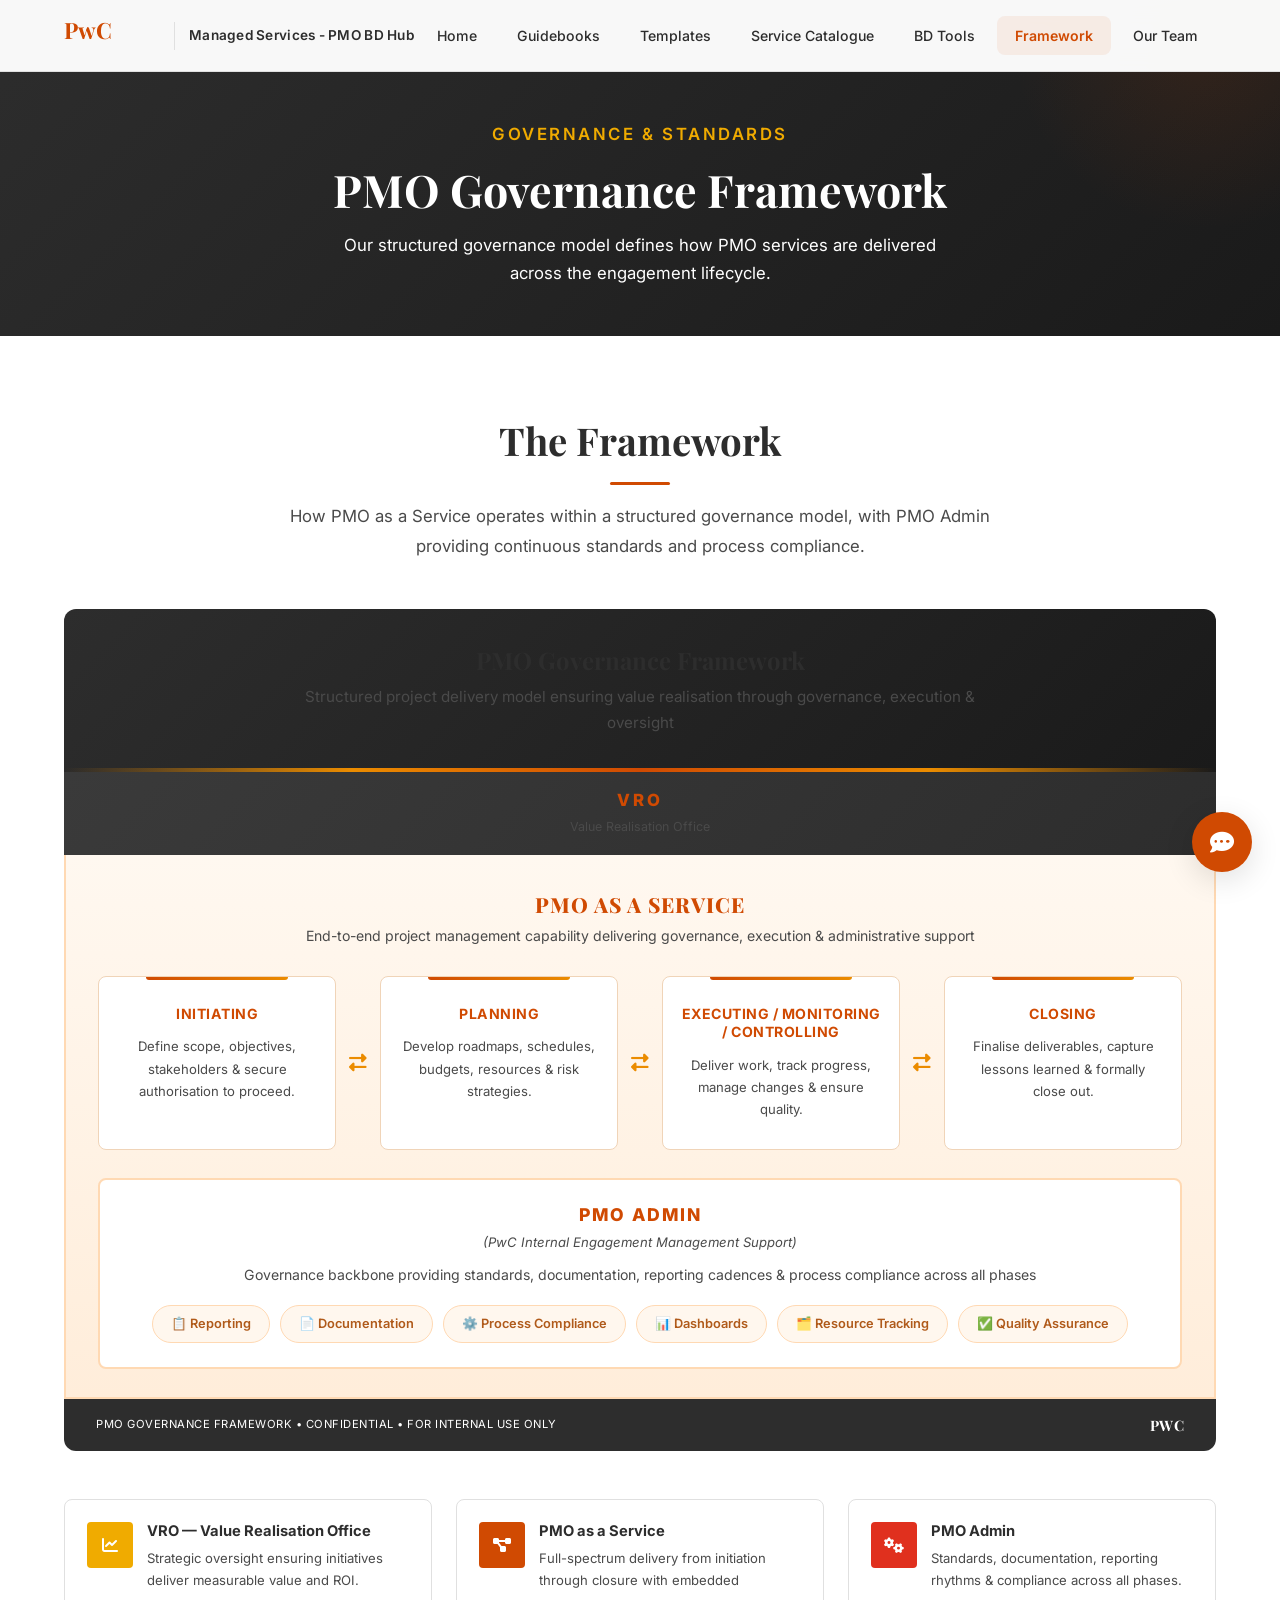
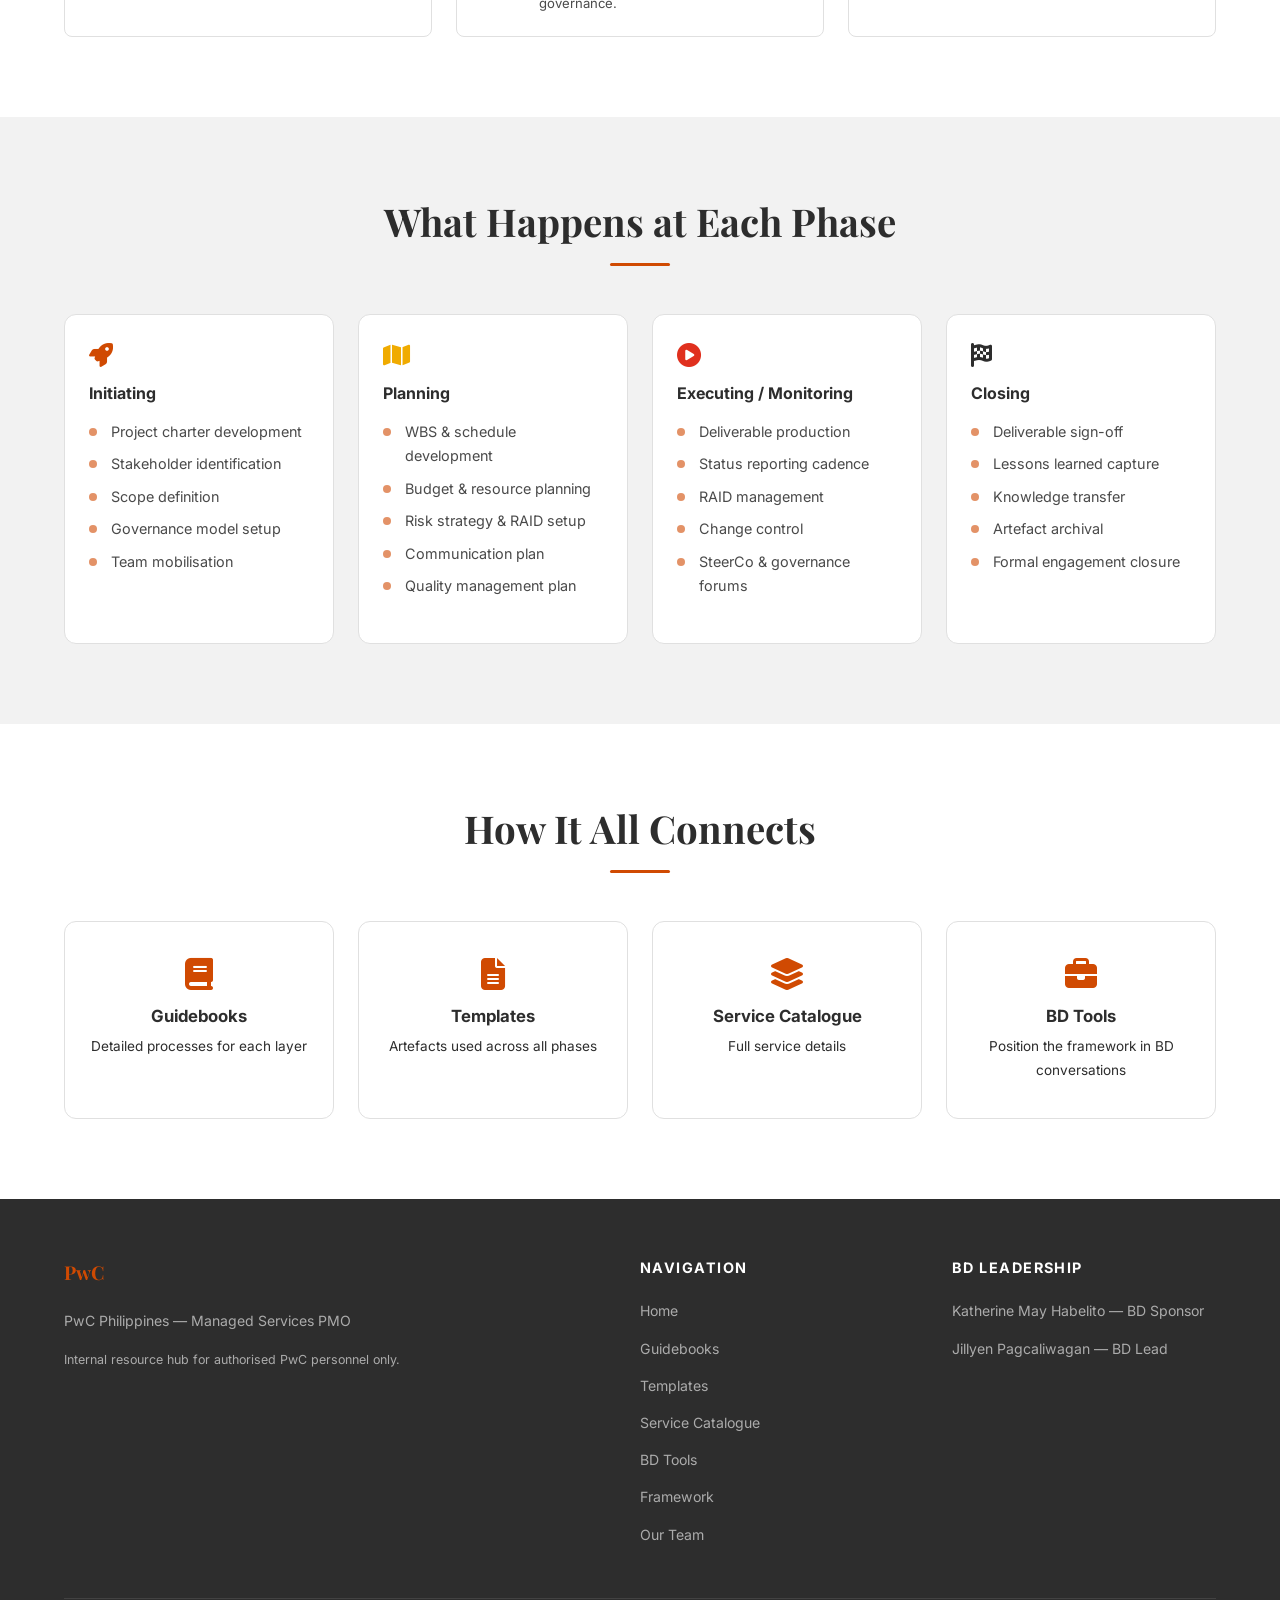
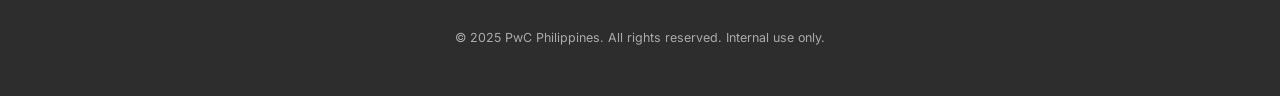
<file: framework.html>
<!DOCTYPE html>
<html lang="en">
<head>
    <meta charset="UTF-8">
    <meta name="viewport" content="width=device-width, initial-scale=1.0">
    <title>PMO Governance Framework — Managed Services - PMO BD Hub</title>
    <link rel="stylesheet" href="css/styles.css">
    <link href="https://fonts.googleapis.com/css2?family=Playfair+Display:wght@400;600;700&family=Inter:wght@300;400;500;600;700&display=swap" rel="stylesheet">
    <link rel="stylesheet" href="https://cdnjs.cloudflare.com/ajax/libs/font-awesome/6.5.0/css/all.min.css">
</head>
<body>
<style>
    .gov-overview-bar{background:linear-gradient(135deg,#2D2D2D,#1a1a1a);border-radius:var(--radius-lg);padding:36px 48px;text-align:center;position:relative;overflow:hidden;margin-bottom:0;border-bottom-left-radius:0;border-bottom-right-radius:0}
    .gov-overview-bar::after{content:'';position:absolute;bottom:0;left:0;right:0;height:4px;background:linear-gradient(90deg,transparent,#eb8c00,#D04A02,#eb8c00,transparent)}
    .gov-overview-bar h3{color:#ffffff;font-size:1.5rem;margin-bottom:8px}
    .gov-overview-bar p{color:#FFFFFF;font-size:.95rem;max-width:680px;margin:0 auto}
    .gov-vro-strip{background:linear-gradient(135deg,#3a3a3a,#2D2D2D);padding:18px 32px;text-align:center}
    .gov-vro-strip h4{color:#D04A02;font-family:var(--font-body);font-size:1.05rem;font-weight:800;letter-spacing:3px;text-transform:uppercase;margin-bottom:4px}
    .gov-vro-strip p{color:#FFFFFF;font-size:.78rem;margin:0}
    .gov-pmo-body{background:linear-gradient(180deg,#fff8f0,#ffedda);border:2px solid #ffd9b3;border-top:none;padding:36px 32px 28px}
    .gov-pmo-title{text-align:center;margin-bottom:28px}
    .gov-pmo-title h4{color:#D04A02;font-size:1.3rem;font-weight:800;text-transform:uppercase;letter-spacing:1px;margin-bottom:6px}
    .gov-pmo-title p{color:#8b7260;font-size:.88rem}
    .phases-row{display:flex;align-items:stretch;gap:0;margin-bottom:28px}
    .phase-box{flex:1;background:#fff;border:1.5px solid #f0d4b8;border-radius:var(--radius-md);padding:28px 18px;text-align:center;position:relative;transition:all .3s ease}
    .phase-box::before{content:'';position:absolute;top:0;left:20%;right:20%;height:3px;background:linear-gradient(90deg,#D04A02,#eb8c00);border-radius:0 0 3px 3px}
    .phase-box:hover{transform:translateY(-5px);box-shadow:0 10px 30px rgba(208,74,2,.12);border-color:#eb8c00}
    .phase-box h5{color:#D04A02;font-family:var(--font-body);font-size:.88rem;font-weight:700;text-transform:uppercase;letter-spacing:.5px;margin-bottom:12px}
    .phase-box p{color:#8b7260;font-size:.82rem;line-height:1.7;margin:0}
    .phase-connector{display:flex;align-items:center;justify-content:center;width:44px;flex-shrink:0;color:#eb8c00;font-size:1.1rem}
    .gov-admin-box{background:#fff;border:2px solid #ffd9b3;border-radius:var(--radius-md);padding:24px 32px;text-align:center}
    .gov-admin-box h4{color:#D04A02;font-family:var(--font-body);font-size:1.1rem;font-weight:800;text-transform:uppercase;letter-spacing:2px;margin-bottom:4px}
    .gov-admin-box .sub{color:#b07840;font-size:.82rem;font-style:italic;margin-bottom:10px}
    .gov-admin-box .desc{color:#7a6550;font-size:.88rem;margin-bottom:18px;line-height:1.7}
    .tag-row{display:flex;justify-content:center;gap:10px;flex-wrap:wrap}
    .gov-tag{background:#fff7ee;border:1.5px solid #ffd9b3;border-radius:20px;padding:7px 18px;font-size:.8rem;font-weight:600;color:#b05a1a;transition:all .2s ease}
    .gov-tag:hover{background:#ffedda;border-color:#eb8c00;color:#D04A02}
    .gov-footer-bar{background:var(--pwc-dark-gray);border-radius:0 0 var(--radius-lg) var(--radius-lg);padding:14px 32px;display:flex;justify-content:space-between;align-items:center}
    .gov-footer-bar span{color:#FFFFFF;font-size:.7rem;text-transform:uppercase;letter-spacing:.5px}
    .gov-footer-bar .pwc-mark{color:#D04A02;font-family:var(--font-heading);font-weight:700;font-size:.9rem}
    .desc-cards-row{display:grid;grid-template-columns:repeat(3,1fr);gap:24px;margin-top:48px}
    .desc-card-item{display:flex;align-items:flex-start;gap:14px;background:#fff;border:1px solid var(--pwc-border);border-radius:var(--radius-md);padding:22px;transition:all .3s ease}
    .desc-card-item:hover{box-shadow:0 6px 20px rgba(0,0,0,.08);transform:translateY(-3px)}
    .desc-icon{width:46px;height:46px;border-radius:var(--radius-sm);display:flex;align-items:center;justify-content:center;color:#fff;font-size:1rem;flex-shrink:0}
    .desc-text h5{font-family:var(--font-body);font-size:.92rem;font-weight:700;color:var(--pwc-dark-gray);margin-bottom:6px}
    .desc-text p{font-size:.82rem;color:var(--pwc-mid-gray);margin:0;line-height:1.7}
    .phase-detail-grid{display:grid;grid-template-columns:repeat(4,1fr);gap:24px}
    .phase-detail-card{background:var(--pwc-white);border:1px solid var(--pwc-border);border-radius:var(--radius-lg);padding:28px 24px;transition:all .3s ease}
    .phase-detail-card:hover{box-shadow:var(--shadow-md);transform:translateY(-3px)}
    .phase-detail-card i{font-size:1.5rem;margin-bottom:16px;display:block}
    .phase-detail-card h4{font-family:var(--font-body);font-size:1rem;margin-bottom:14px}
    @media(max-width:768px){.phases-row{flex-direction:column;gap:12px}.phase-connector{width:auto;height:30px}.desc-cards-row{grid-template-columns:1fr}.phase-detail-grid{grid-template-columns:1fr 1fr}}
    @media(max-width:480px){.phase-detail-grid{grid-template-columns:1fr}}
.gov-overview-bar h3 { color: #FFFFFF !important; }
.gov-overview-bar p { color: rgba(255,255,255,0.85) !important; }
.gov-vro-strip h4 { color: #D04A02 !important; }
.gov-vro-strip p { color: #FFFFFF !important; }
</style>

<div class="nav-overlay" id="navOverlay"></div>
<header class="site-header" id="siteHeader">
    <div class="header-container">
        <div class="logo-area">
            <div class="pwc-logo"><svg viewBox="0 0 120 40" class="logo-svg"><text x="0" y="30" font-family="'Playfair Display', serif" font-size="28" font-weight="700" fill="#D04A02">PwC</text></svg></div>
            <div class="logo-divider"></div>
            <span class="logo-text">Managed Services - PMO BD Hub</span>
        </div>
        <nav class="main-nav" id="mainNav">
            <a href="index.html" class="nav-link">Home</a>
            <a href="guidebooks.html" class="nav-link">Guidebooks</a>
            <a href="templates.html" class="nav-link">Templates</a>
            <a href="service-catalogue.html" class="nav-link">Service Catalogue</a>
            <a href="bd-tools.html" class="nav-link">BD Tools</a>
            <a href="framework.html" class="nav-link active">Framework</a>
            <a href="team.html" class="nav-link">Our Team</a>
        </nav>
        <button class="mobile-toggle" id="mobileToggle" aria-label="Toggle navigation"><span></span><span></span><span></span></button>
    </div>
</header>

<section class="page-banner">
    <p class="hero-eyebrow">Governance &amp; Standards</p>
    <h1>PMO Governance Framework</h1>
    <p>Our structured governance model defines how PMO services are delivered across the engagement lifecycle.</p>
</section>

<section class="section">
    <div class="container">
        <div class="section-header fade-in">
            <h2 class="section-title">The Framework</h2>
            <p class="section-subtitle">How PMO as a Service operates within a structured governance model, with PMO Admin providing continuous standards and process compliance.</p>
        </div>
        <div class="fade-in">
            <div class="gov-overview-bar"><h3>PMO Governance Framework</h3><p>Structured project delivery model ensuring value realisation through governance, execution &amp; oversight</p></div>
            <div class="gov-vro-strip"><h4>VRO</h4><p>Value Realisation Office</p></div>
            <div class="gov-pmo-body">
                <div class="gov-pmo-title"><h4>PMO as a Service</h4><p>End-to-end project management capability delivering governance, execution &amp; administrative support</p></div>
                <div class="phases-row">
                    <div class="phase-box"><h5>Initiating</h5><p>Define scope, objectives, stakeholders &amp; secure authorisation to proceed.</p></div>
                    <div class="phase-connector"><i class="fas fa-exchange-alt"></i></div>
                    <div class="phase-box"><h5>Planning</h5><p>Develop roadmaps, schedules, budgets, resources &amp; risk strategies.</p></div>
                    <div class="phase-connector"><i class="fas fa-exchange-alt"></i></div>
                    <div class="phase-box"><h5>Executing / Monitoring / Controlling</h5><p>Deliver work, track progress, manage changes &amp; ensure quality.</p></div>
                    <div class="phase-connector"><i class="fas fa-exchange-alt"></i></div>
                    <div class="phase-box"><h5>Closing</h5><p>Finalise deliverables, capture lessons learned &amp; formally close out.</p></div>
                </div>
                <div class="gov-admin-box">
                    <h4>PMO Admin</h4>
                    <p class="sub">(PwC Internal Engagement Management Support)</p>
                    <p class="desc">Governance backbone providing standards, documentation, reporting cadences &amp; process compliance across all phases</p>
                    <div class="tag-row">
                        <span class="gov-tag">📋 Reporting</span><span class="gov-tag">📄 Documentation</span><span class="gov-tag">⚙️ Process Compliance</span>
                        <span class="gov-tag">📊 Dashboards</span><span class="gov-tag">🗂️ Resource Tracking</span><span class="gov-tag">✅ Quality Assurance</span>
                    </div>
                </div>
            </div>
            <div class="gov-footer-bar"><span>PMO Governance Framework &bull; Confidential &bull; For Internal Use Only</span><span class="pwc-mark">PwC</span></div>
        </div>
        <div class="desc-cards-row fade-in">
            <div class="desc-card-item"><div class="desc-icon" style="background:#F0AB00;"><i class="fas fa-chart-line"></i></div><div class="desc-text"><h5>VRO — Value Realisation Office</h5><p>Strategic oversight ensuring initiatives deliver measurable value and ROI.</p></div></div>
            <div class="desc-card-item"><div class="desc-icon" style="background:#D04A02;"><i class="fas fa-project-diagram"></i></div><div class="desc-text"><h5>PMO as a Service</h5><p>Full-spectrum delivery from initiation through closure with embedded governance.</p></div></div>
            <div class="desc-card-item"><div class="desc-icon" style="background:#E0301E;"><i class="fas fa-cogs"></i></div><div class="desc-text"><h5>PMO Admin</h5><p>Standards, documentation, reporting rhythms &amp; compliance across all phases.</p></div></div>
        </div>
    </div>
</section>

<section class="section section-accent">
    <div class="container">
        <div class="section-header fade-in"><h2 class="section-title">What Happens at Each Phase</h2></div>
        <div class="phase-detail-grid">
            <div class="phase-detail-card fade-in"><i class="fas fa-rocket" style="color:#D04A02;"></i><h4>Initiating</h4><ul class="service-features"><li>Project charter development</li><li>Stakeholder identification</li><li>Scope definition</li><li>Governance model setup</li><li>Team mobilisation</li></ul></div>
            <div class="phase-detail-card fade-in"><i class="fas fa-map" style="color:#F0AB00;"></i><h4>Planning</h4><ul class="service-features"><li>WBS &amp; schedule development</li><li>Budget &amp; resource planning</li><li>Risk strategy &amp; RAID setup</li><li>Communication plan</li><li>Quality management plan</li></ul></div>
            <div class="phase-detail-card fade-in"><i class="fas fa-play-circle" style="color:#E0301E;"></i><h4>Executing / Monitoring</h4><ul class="service-features"><li>Deliverable production</li><li>Status reporting cadence</li><li>RAID management</li><li>Change control</li><li>SteerCo &amp; governance forums</li></ul></div>
            <div class="phase-detail-card fade-in"><i class="fas fa-flag-checkered" style="color:#2D2D2D;"></i><h4>Closing</h4><ul class="service-features"><li>Deliverable sign-off</li><li>Lessons learned capture</li><li>Knowledge transfer</li><li>Artefact archival</li><li>Formal engagement closure</li></ul></div>
        </div>
    </div>
</section>

<section class="section">
    <div class="container">
        <div class="section-header fade-in"><h2 class="section-title">How It All Connects</h2></div>
        <div class="quick-grid">
            <a href="guidebooks.html" class="quick-card fade-in"><i class="fas fa-book"></i><h4>Guidebooks</h4><p>Detailed processes for each layer</p></a>
            <a href="templates.html" class="quick-card fade-in"><i class="fas fa-file-alt"></i><h4>Templates</h4><p>Artefacts used across all phases</p></a>
            <a href="service-catalogue.html" class="quick-card fade-in"><i class="fas fa-layer-group"></i><h4>Service Catalogue</h4><p>Full service details</p></a>
            <a href="bd-tools.html" class="quick-card fade-in"><i class="fas fa-briefcase"></i><h4>BD Tools</h4><p>Position the framework in BD conversations</p></a>
        </div>
    </div>
</section>

<footer class="site-footer">
    <div class="container">
        <div class="footer-grid">
            <div class="footer-col">
                <div class="footer-logo"><svg viewBox="0 0 80 30" class="logo-svg-sm"><text x="0" y="24" font-family="'Playfair Display', serif" font-size="22" font-weight="700" fill="#D04A02">PwC</text></svg></div>
                <p>PwC Philippines — Managed Services PMO</p>
                <p class="footer-disclaimer">Internal resource hub for authorised PwC personnel only.</p>
            </div>
            <div class="footer-col">
                <h4>Navigation</h4>
                <ul><li><a href="index.html">Home</a></li><li><a href="guidebooks.html">Guidebooks</a></li><li><a href="templates.html">Templates</a></li><li><a href="service-catalogue.html">Service Catalogue</a></li><li><a href="bd-tools.html">BD Tools</a></li><li><a href="framework.html">Framework</a></li><li><a href="team.html">Our Team</a></li></ul>
            </div>
            <div class="footer-col">
                <h4>BD Leadership</h4>
                <ul><li><a href="team.html">Katherine May Habelito — BD Sponsor</a></li><li><a href="team.html">Jillyen Pagcaliwagan — BD Lead</a></li></ul>
            </div>
        </div>
        <div class="footer-bottom"><p>&copy; 2025 PwC Philippines. All rights reserved. Internal use only.</p></div>
    </div>
</footer>
<button class="chatbot-fab" id="chatbotFab" aria-label="Open assistant"><i class="fas fa-comment-dots"></i></button>
<div class="chatbot-window" id="chatbotWindow">
    <div class="chatbot-header">
        <div class="chatbot-header-left"><div class="chatbot-avatar"><i class="fas fa-robot"></i></div><div class="chatbot-header-info"><h4>PMO Hub Assistant</h4><span>Ask me about services, templates &amp; more</span></div></div>
        <button class="chatbot-close" id="chatbotClose"><i class="fas fa-times"></i></button>
    </div>
    <div class="chatbot-messages" id="chatbotMessages"><div class="chat-msg bot">&#x1F44B; Ask me about the PMO Governance Framework!</div></div>
    <div class="chatbot-suggestions" id="chatbotSuggestions">
        <button class="suggestion-chip" data-query="What is the governance framework?">Framework overview</button>
        <button class="suggestion-chip" data-query="What is PMO as a Service?">PMO overview</button>
    </div>
    <div class="chatbot-input-area">
        <input type="text" id="chatbotInput" placeholder="Type your question..." autocomplete="off">
        <button class="chatbot-send" id="chatbotSend"><i class="fas fa-paper-plane"></i></button>
    </div>
</div>
<script src="js/main.js"></script>
<script src="js/chatbot.js"></script>
</body></html>
</file>
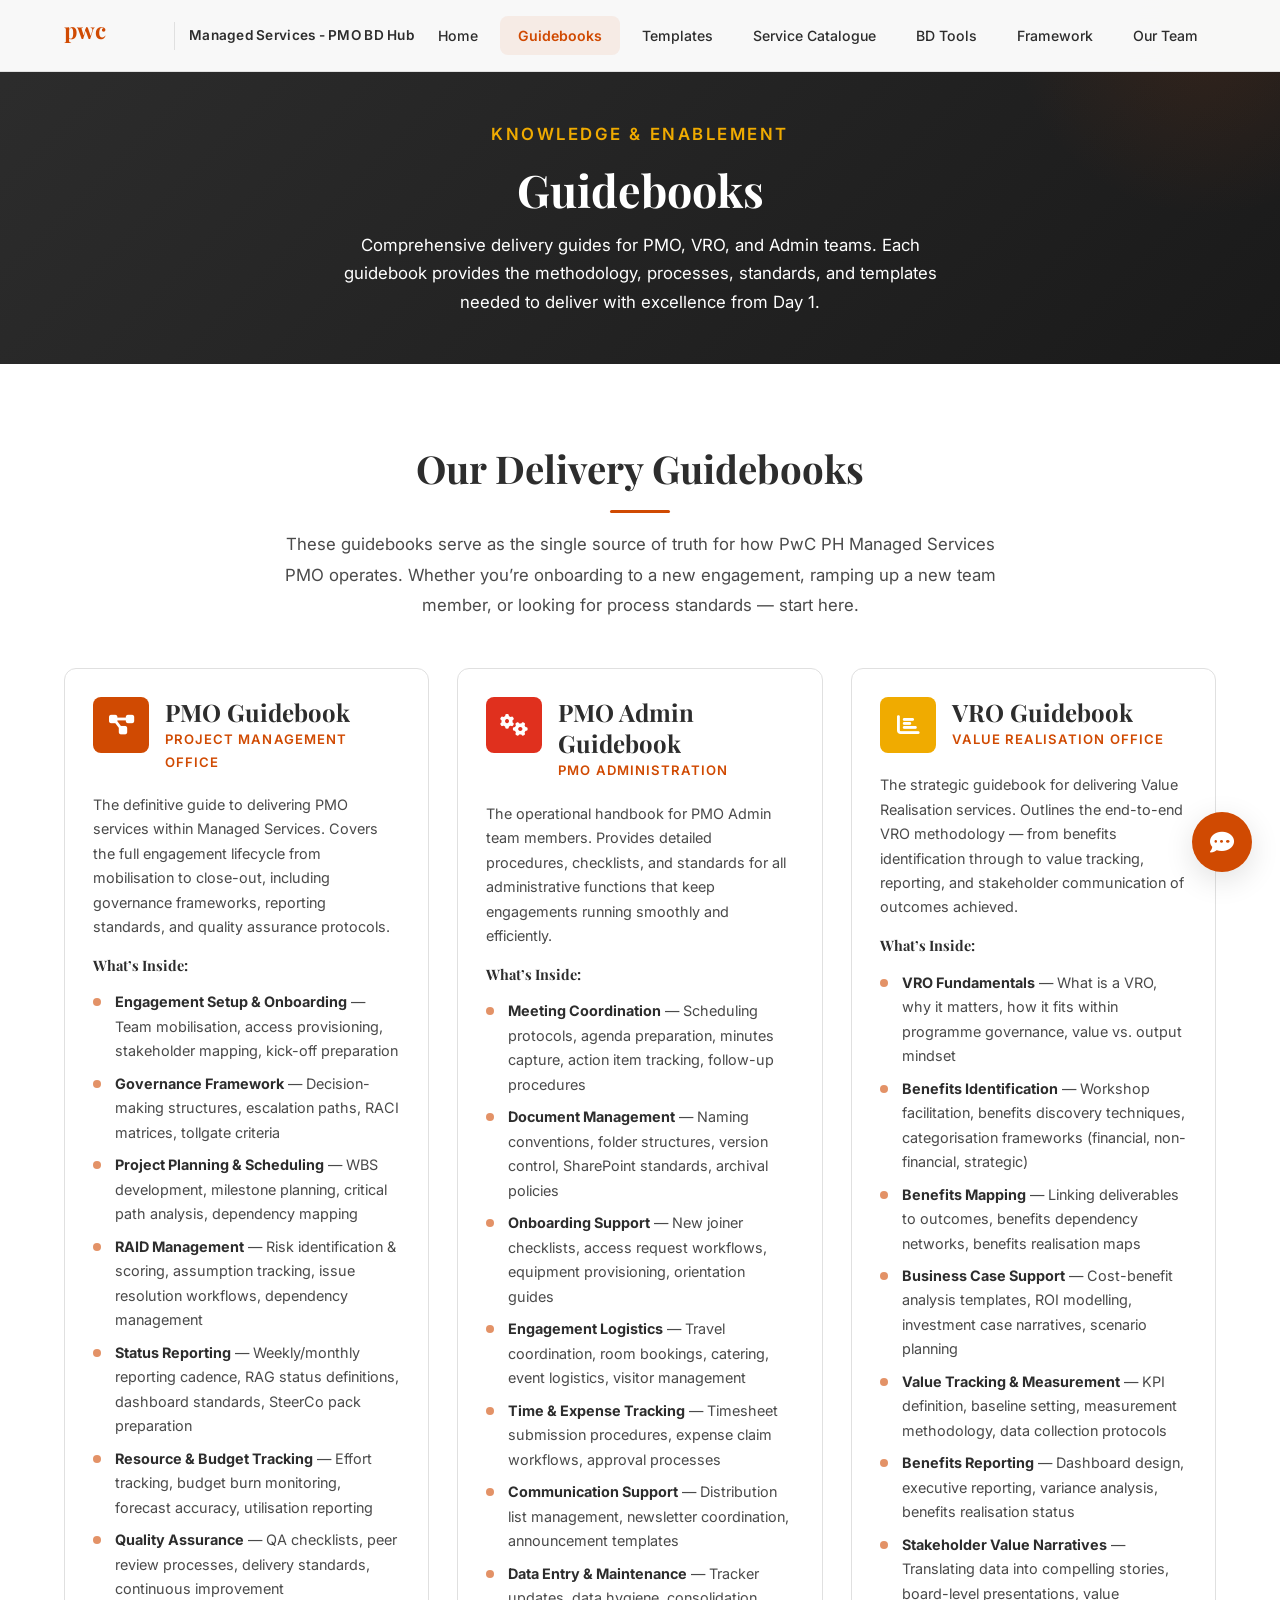
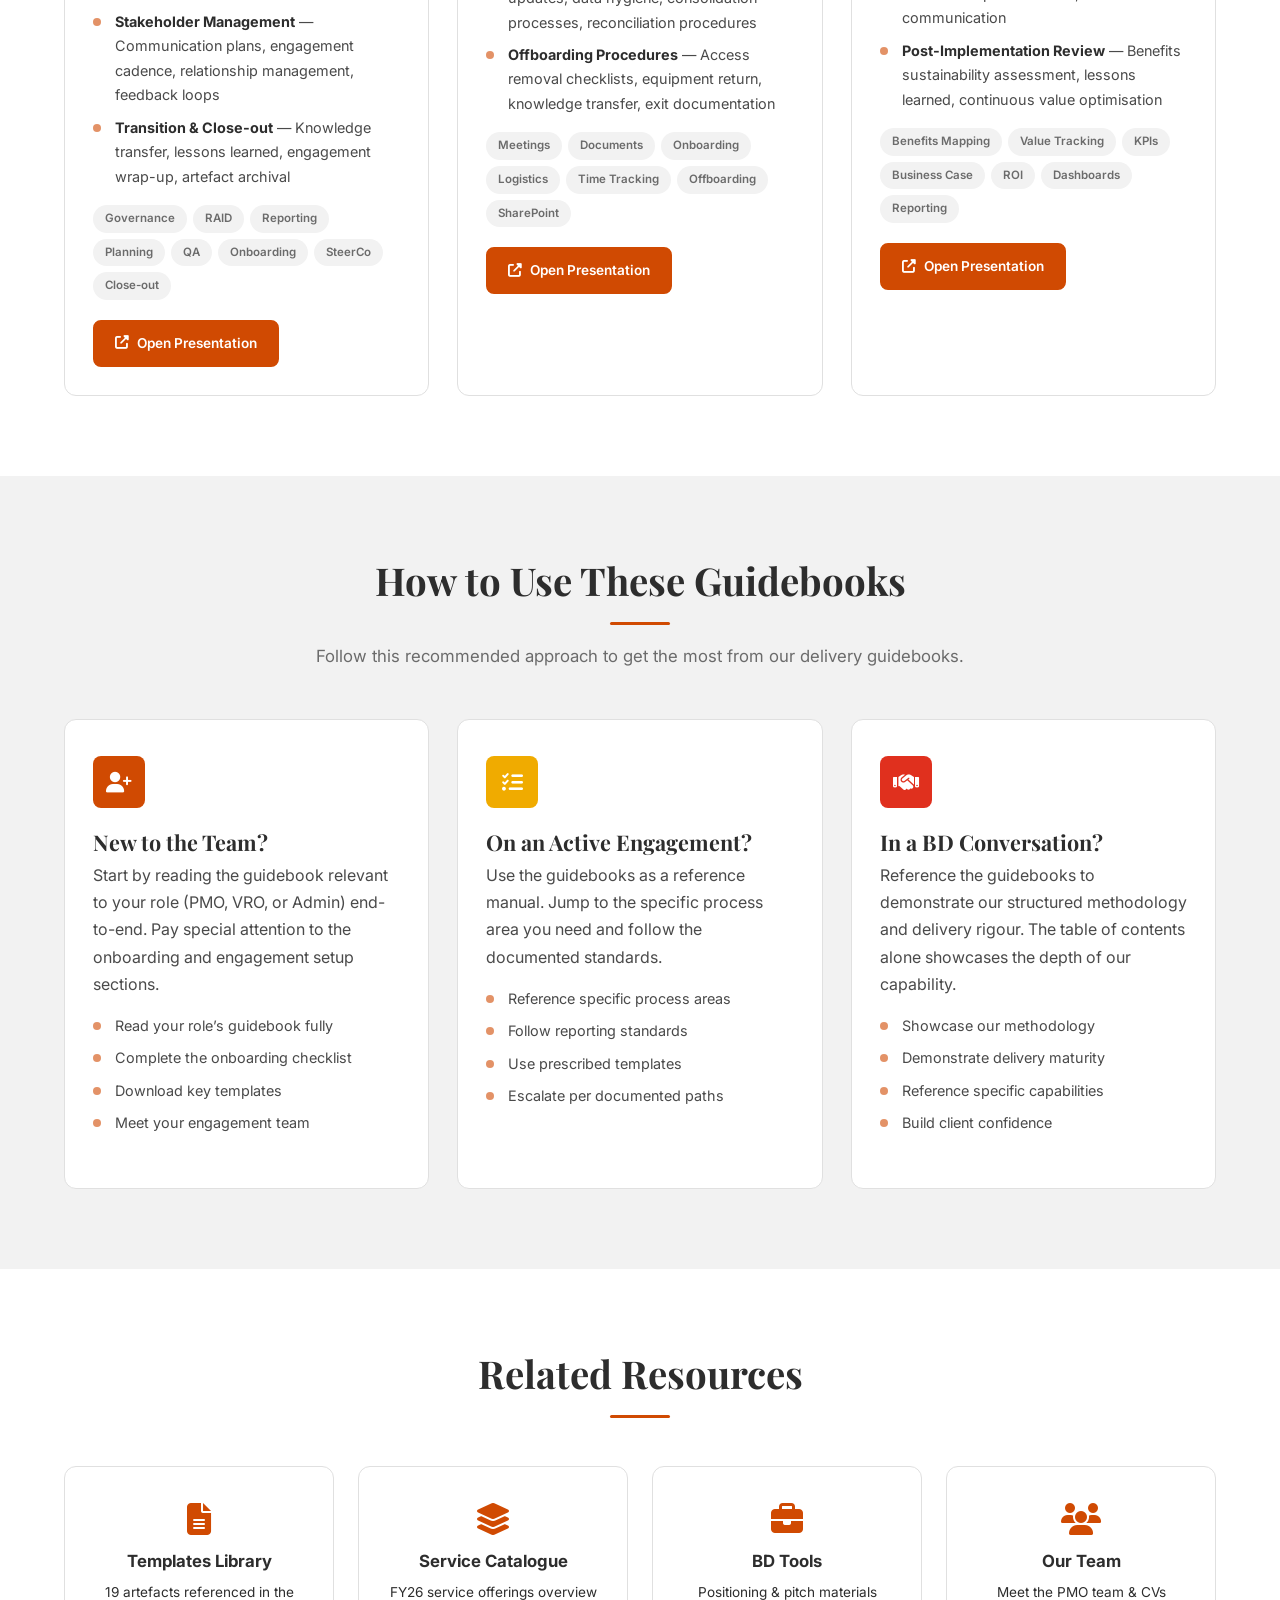
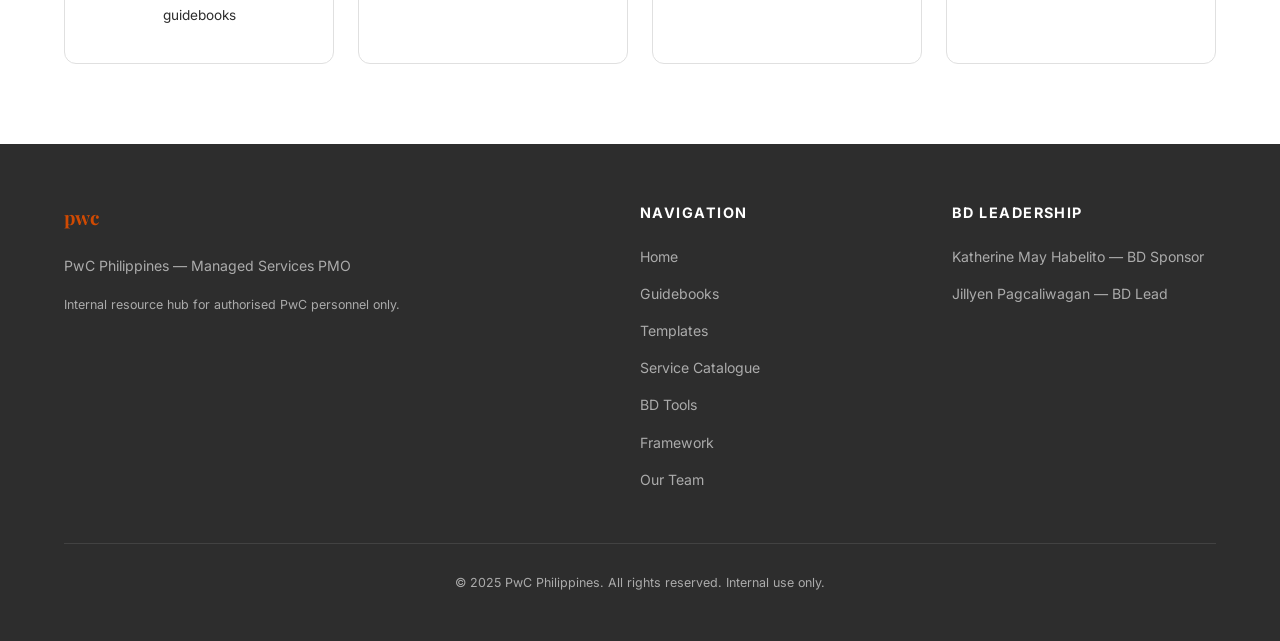
<file: guidebooks.html>
<!DOCTYPE html>
<html lang="en">
<head>
    <meta charset="UTF-8">
    <meta name="viewport" content="width=device-width, initial-scale=1.0">
    <title>Guidebooks — Managed Services - PMO BD Hub</title>
    <link rel="stylesheet" href="css/styles.css">
    <link href="https://fonts.googleapis.com/css2?family=Playfair+Display:wght@400;600;700&family=Inter:wght@300;400;500;600;700&display=swap" rel="stylesheet">
    <link rel="stylesheet" href="https://cdnjs.cloudflare.com/ajax/libs/font-awesome/6.5.0/css/all.min.css">
</head>
<body>

<div class="nav-overlay" id="navOverlay"></div>

<header class="site-header" id="siteHeader">
    <div class="header-container">
        <div class="logo-area">
            <div class="pwc-logo">
                <svg viewBox="0 0 120 40" class="logo-svg">
                    <text x="0" y="30" font-family="'Playfair Display', serif" font-size="28" font-weight="700" fill="#D04A02">pwc</text>
                </svg>
            </div>
            <div class="logo-divider"></div>
            <span class="logo-text">Managed Services - PMO BD Hub</span>
        </div>
        <nav class="main-nav" id="mainNav">
            <a href="index.html" class="nav-link">Home</a>
            <a href="guidebooks.html" class="nav-link active">Guidebooks</a>
            <a href="templates.html" class="nav-link">Templates</a>
            <a href="service-catalogue.html" class="nav-link">Service Catalogue</a>
            <a href="bd-tools.html" class="nav-link">BD Tools</a>
            <a href="framework.html" class="nav-link">Framework</a>
            <a href="team.html" class="nav-link">Our Team</a>
        </nav>
        <button class="mobile-toggle" id="mobileToggle" aria-label="Toggle navigation">
            <span></span><span></span><span></span>
        </button>
    </div>
</header>

<section class="page-banner">
    <p class="hero-eyebrow">Knowledge &amp; Enablement</p>
    <h1>Guidebooks</h1>
    <p>Comprehensive delivery guides for PMO, VRO, and Admin teams. Each guidebook provides the methodology, processes, standards, and templates needed to deliver with excellence from Day 1.</p>
</section>

<section class="section">
    <div class="container">
        <div class="section-header fade-in">
            <h2 class="section-title">Our Delivery Guidebooks</h2>
            <p class="section-subtitle">These guidebooks serve as the single source of truth for how PwC PH Managed Services PMO operates. Whether you&rsquo;re onboarding to a new engagement, ramping up a new team member, or looking for process standards &mdash; start here.</p>
        </div>

        <div class="guidebook-grid">

            <!-- PMO Guidebook -->
            <div class="guidebook-card fade-in">
                <div class="guidebook-card-header">
                    <div class="guidebook-icon" style="background: #D04A02;">
                        <i class="fas fa-project-diagram"></i>
                    </div>
                    <div>
                        <h3>PMO Guidebook</h3>
                        <p class="service-tagline" style="margin-bottom:0 !important;">Project Management Office</p>
                    </div>
                </div>
                <div class="guidebook-card-body">
                    <p>The definitive guide to delivering PMO services within Managed Services. Covers the full engagement lifecycle from mobilisation to close-out, including governance frameworks, reporting standards, and quality assurance protocols.</p>
                    <h4 style="font-size:0.9rem; margin-bottom:10px; color:#2D2D2D;">What&rsquo;s Inside:</h4>
                    <ul class="service-features">
                        <li><strong>Engagement Setup &amp; Onboarding</strong> &mdash; Team mobilisation, access provisioning, stakeholder mapping, kick-off preparation</li>
                        <li><strong>Governance Framework</strong> &mdash; Decision-making structures, escalation paths, RACI matrices, tollgate criteria</li>
                        <li><strong>Project Planning &amp; Scheduling</strong> &mdash; WBS development, milestone planning, critical path analysis, dependency mapping</li>
                        <li><strong>RAID Management</strong> &mdash; Risk identification &amp; scoring, assumption tracking, issue resolution workflows, dependency management</li>
                        <li><strong>Status Reporting</strong> &mdash; Weekly/monthly reporting cadence, RAG status definitions, dashboard standards, SteerCo pack preparation</li>
                        <li><strong>Resource &amp; Budget Tracking</strong> &mdash; Effort tracking, budget burn monitoring, forecast accuracy, utilisation reporting</li>
                        <li><strong>Quality Assurance</strong> &mdash; QA checklists, peer review processes, delivery standards, continuous improvement</li>
                        <li><strong>Stakeholder Management</strong> &mdash; Communication plans, engagement cadence, relationship management, feedback loops</li>
                        <li><strong>Transition &amp; Close-out</strong> &mdash; Knowledge transfer, lessons learned, engagement wrap-up, artefact archival</li>
                    </ul>
                    <div class="guidebook-topics">
                        <span>Governance</span><span>RAID</span><span>Reporting</span><span>Planning</span><span>QA</span><span>Onboarding</span><span>SteerCo</span><span>Close-out</span>
                    </div>
                    <div class="guidebook-actions">
                        <a href="https://pwcapac.sharepoint.com/:p:/r/teams/PH-INT-CNST-PH-PMO-Team/_layouts/15/Doc.aspx?sourcedoc=%7B4CA2278E-44C8-47A0-B217-B6774EB01261%7D&file=MS-PMO%20Guidebook.pptx&action=edit&mobileredirect=true" target="_blank" class="btn btn-primary btn-sm">
                            <i class="fas fa-external-link-alt"></i> Open Presentation
                        </a>
                    </div>
                </div>
            </div>

            <!-- PMO Admin Guidebook -->
            <div class="guidebook-card fade-in">
                <div class="guidebook-card-header">
                    <div class="guidebook-icon" style="background: #E0301E;">
                        <i class="fas fa-cogs"></i>
                    </div>
                    <div>
                        <h3>PMO Admin Guidebook</h3>
                        <p class="service-tagline" style="margin-bottom:0 !important;">PMO Administration</p>
                    </div>
                </div>
                <div class="guidebook-card-body">
                    <p>The operational handbook for PMO Admin team members. Provides detailed procedures, checklists, and standards for all administrative functions that keep engagements running smoothly and efficiently.</p>
                    <h4 style="font-size:0.9rem; margin-bottom:10px; color:#2D2D2D;">What&rsquo;s Inside:</h4>
                    <ul class="service-features">
                        <li><strong>Meeting Coordination</strong> &mdash; Scheduling protocols, agenda preparation, minutes capture, action item tracking, follow-up procedures</li>
                        <li><strong>Document Management</strong> &mdash; Naming conventions, folder structures, version control, SharePoint standards, archival policies</li>
                        <li><strong>Onboarding Support</strong> &mdash; New joiner checklists, access request workflows, equipment provisioning, orientation guides</li>
                        <li><strong>Engagement Logistics</strong> &mdash; Travel coordination, room bookings, catering, event logistics, visitor management</li>
                        <li><strong>Time &amp; Expense Tracking</strong> &mdash; Timesheet submission procedures, expense claim workflows, approval processes</li>
                        <li><strong>Communication Support</strong> &mdash; Distribution list management, newsletter coordination, announcement templates</li>
                        <li><strong>Data Entry &amp; Maintenance</strong> &mdash; Tracker updates, data hygiene, consolidation processes, reconciliation procedures</li>
                        <li><strong>Offboarding Procedures</strong> &mdash; Access removal checklists, equipment return, knowledge transfer, exit documentation</li>
                    </ul>
                    <div class="guidebook-topics">
                        <span>Meetings</span><span>Documents</span><span>Onboarding</span><span>Logistics</span><span>Time Tracking</span><span>Offboarding</span><span>SharePoint</span>
                    </div>
                    <div class="guidebook-actions">
                        <a href="https://pwcapac-my.sharepoint.com/:p:/g/personal/patrick_nash_garcia_pwc_com/EfPwUYqTQz5Nmi56hJqF2hcBl4ZTUIumf_75JjBKhybGdg?email=jillyen.pagcaliwagan%40pwc.com&e=SSG1VG" target="_blank" class="btn btn-primary btn-sm">
                            <i class="fas fa-external-link-alt"></i> Open Presentation
                        </a>
                    </div>
                </div>
            </div>

            <!-- VRO Guidebook -->
            <div class="guidebook-card fade-in">
                <div class="guidebook-card-header">
                    <div class="guidebook-icon" style="background: #F0AB00;">
                        <i class="fas fa-chart-bar"></i>
                    </div>
                    <div>
                        <h3>VRO Guidebook</h3>
                        <p class="service-tagline" style="margin-bottom:0 !important;">Value Realisation Office</p>
                    </div>
                </div>
                <div class="guidebook-card-body">
                    <p>The strategic guidebook for delivering Value Realisation services. Outlines the end-to-end VRO methodology &mdash; from benefits identification through to value tracking, reporting, and stakeholder communication of outcomes achieved.</p>
                    <h4 style="font-size:0.9rem; margin-bottom:10px; color:#2D2D2D;">What&rsquo;s Inside:</h4>
                    <ul class="service-features">
                        <li><strong>VRO Fundamentals</strong> &mdash; What is a VRO, why it matters, how it fits within programme governance, value vs. output mindset</li>
                        <li><strong>Benefits Identification</strong> &mdash; Workshop facilitation, benefits discovery techniques, categorisation frameworks (financial, non-financial, strategic)</li>
                        <li><strong>Benefits Mapping</strong> &mdash; Linking deliverables to outcomes, benefits dependency networks, benefits realisation maps</li>
                        <li><strong>Business Case Support</strong> &mdash; Cost-benefit analysis templates, ROI modelling, investment case narratives, scenario planning</li>
                        <li><strong>Value Tracking &amp; Measurement</strong> &mdash; KPI definition, baseline setting, measurement methodology, data collection protocols</li>
                        <li><strong>Benefits Reporting</strong> &mdash; Dashboard design, executive reporting, variance analysis, benefits realisation status</li>
                        <li><strong>Stakeholder Value Narratives</strong> &mdash; Translating data into compelling stories, board-level presentations, value communication</li>
                        <li><strong>Post-Implementation Review</strong> &mdash; Benefits sustainability assessment, lessons learned, continuous value optimisation</li>
                    </ul>
                    <div class="guidebook-topics">
                        <span>Benefits Mapping</span><span>Value Tracking</span><span>KPIs</span><span>Business Case</span><span>ROI</span><span>Dashboards</span><span>Reporting</span>
                    </div>
                    <div class="guidebook-actions">
                        <a href="https://pwcapac.sharepoint.com/:p:/t/PH-INT-CNST-PH-PMO-Team/EfR-iroKh85Dqr8QjrXg5F0BandVFJldZBEGBAO6xt2dTA?e=Gp1flM" target="_blank" class="btn btn-primary btn-sm">
                            <i class="fas fa-external-link-alt"></i> Open Presentation
                        </a>
                    </div>
                </div>
            </div>

        </div>
    </div>
</section>

<!-- HOW TO USE -->
<section class="section section-accent">
    <div class="container">
        <div class="section-header fade-in">
            <h2 class="section-title">How to Use These Guidebooks</h2>
            <p class="section-subtitle">Follow this recommended approach to get the most from our delivery guidebooks.</p>
        </div>
        <div class="timeline-grid" style="color: var(--pwc-dark-gray);">
            <div class="service-card fade-in">
                <div class="service-icon" style="background:#D04A02;"><i class="fas fa-user-plus"></i></div>
                <h3>New to the Team?</h3>
                <p>Start by reading the guidebook relevant to your role (PMO, VRO, or Admin) end-to-end. Pay special attention to the onboarding and engagement setup sections.</p>
                <ul class="service-features">
                    <li>Read your role&rsquo;s guidebook fully</li>
                    <li>Complete the onboarding checklist</li>
                    <li>Download key templates</li>
                    <li>Meet your engagement team</li>
                </ul>
            </div>
            <div class="service-card fade-in">
                <div class="service-icon" style="background:#F0AB00;"><i class="fas fa-tasks"></i></div>
                <h3>On an Active Engagement?</h3>
                <p>Use the guidebooks as a reference manual. Jump to the specific process area you need and follow the documented standards.</p>
                <ul class="service-features">
                    <li>Reference specific process areas</li>
                    <li>Follow reporting standards</li>
                    <li>Use prescribed templates</li>
                    <li>Escalate per documented paths</li>
                </ul>
            </div>
            <div class="service-card fade-in">
                <div class="service-icon" style="background:#E0301E;"><i class="fas fa-handshake"></i></div>
                <h3>In a BD Conversation?</h3>
                <p>Reference the guidebooks to demonstrate our structured methodology and delivery rigour. The table of contents alone showcases the depth of our capability.</p>
                <ul class="service-features">
                    <li>Showcase our methodology</li>
                    <li>Demonstrate delivery maturity</li>
                    <li>Reference specific capabilities</li>
                    <li>Build client confidence</li>
                </ul>
            </div>
        </div>
    </div>
</section>

<!-- QUICK LINKS -->
<section class="section">
    <div class="container">
        <div class="section-header fade-in">
            <h2 class="section-title">Related Resources</h2>
        </div>
        <div class="quick-grid">
            <a href="templates.html" class="quick-card fade-in"><i class="fas fa-file-alt"></i><h4>Templates Library</h4><p>19 artefacts referenced in the guidebooks</p></a>
            <a href="service-catalogue.html" class="quick-card fade-in"><i class="fas fa-layer-group"></i><h4>Service Catalogue</h4><p>FY26 service offerings overview</p></a>
            <a href="bd-tools.html" class="quick-card fade-in"><i class="fas fa-briefcase"></i><h4>BD Tools</h4><p>Positioning &amp; pitch materials</p></a>
            <a href="team.html" class="quick-card fade-in"><i class="fas fa-users"></i><h4>Our Team</h4><p>Meet the PMO team &amp; CVs</p></a>
        </div>
    </div>
</section>

<!-- FOOTER -->
<footer class="site-footer">
    <div class="container">
        <div class="footer-grid">
            <div class="footer-col">
                <div class="footer-logo"><svg viewBox="0 0 80 30" class="logo-svg-sm"><text x="0" y="24" font-family="'Playfair Display', serif" font-size="22" font-weight="700" fill="#D04A02">pwc</text></svg></div>
                <p>PwC Philippines &mdash; Managed Services PMO</p>
                <p class="footer-disclaimer">Internal resource hub for authorised PwC personnel only.</p>
            </div>
            <div class="footer-col">
                <h4>Navigation</h4>
                <ul><li><a href="index.html">Home</a></li><li><a href="guidebooks.html">Guidebooks</a></li><li><a href="templates.html">Templates</a></li><li><a href="service-catalogue.html">Service Catalogue</a></li><li><a href="bd-tools.html">BD Tools</a></li>
                    <li><a href="framework.html">Framework</a></li><li><a href="team.html">Our Team</a></li></ul>
            </div>
            <div class="footer-col">
                <h4>BD Leadership</h4>
                <ul><li><a href="#">Katherine May Habelito &mdash; BD Sponsor</a></li><li><a href="#">Jillyen Pagcaliwagan &mdash; BD Lead</a></li><li><a href="mailto:"></a></li></ul>
            </div>
        </div>
        <div class="footer-bottom"><p>&copy; 2025 PwC Philippines. All rights reserved. Internal use only.</p></div>
    </div>
</footer>

<button class="chatbot-fab" id="chatbotFab" aria-label="Open assistant"><i class="fas fa-comment-dots"></i></button>
<div class="chatbot-window" id="chatbotWindow">
    <div class="chatbot-header">
        <div class="chatbot-header-left"><div class="chatbot-avatar"><i class="fas fa-robot"></i></div><div class="chatbot-header-info"><h4>PMO Hub Assistant</h4><span>Ask me about services, templates &amp; more</span></div></div>
        <button class="chatbot-close" id="chatbotClose"><i class="fas fa-times"></i></button>
    </div>
    <div class="chatbot-messages" id="chatbotMessages"><div class="chat-msg bot">&#x1F44B; Hi! I can help you find guidebooks, templates, and service info. What would you like to know?</div></div>
    <div class="chatbot-suggestions" id="chatbotSuggestions">
        <button class="suggestion-chip" data-query="What is inside the PMO Guidebook?">PMO Guidebook</button>
        <button class="suggestion-chip" data-query="What is inside the VRO Guidebook?">VRO Guidebook</button>
        <button class="suggestion-chip" data-query="Where can I find the RAID Log template?">Find RAID Log</button>
    </div>
    <div class="chatbot-input-area">
        <input type="text" id="chatbotInput" placeholder="Type your question..." autocomplete="off">
        <button class="chatbot-send" id="chatbotSend"><i class="fas fa-paper-plane"></i></button>
    </div>
</div>

<script src="js/main.js"></script>
<script src="js/chatbot.js"></script>
</body>
</html>
</file>
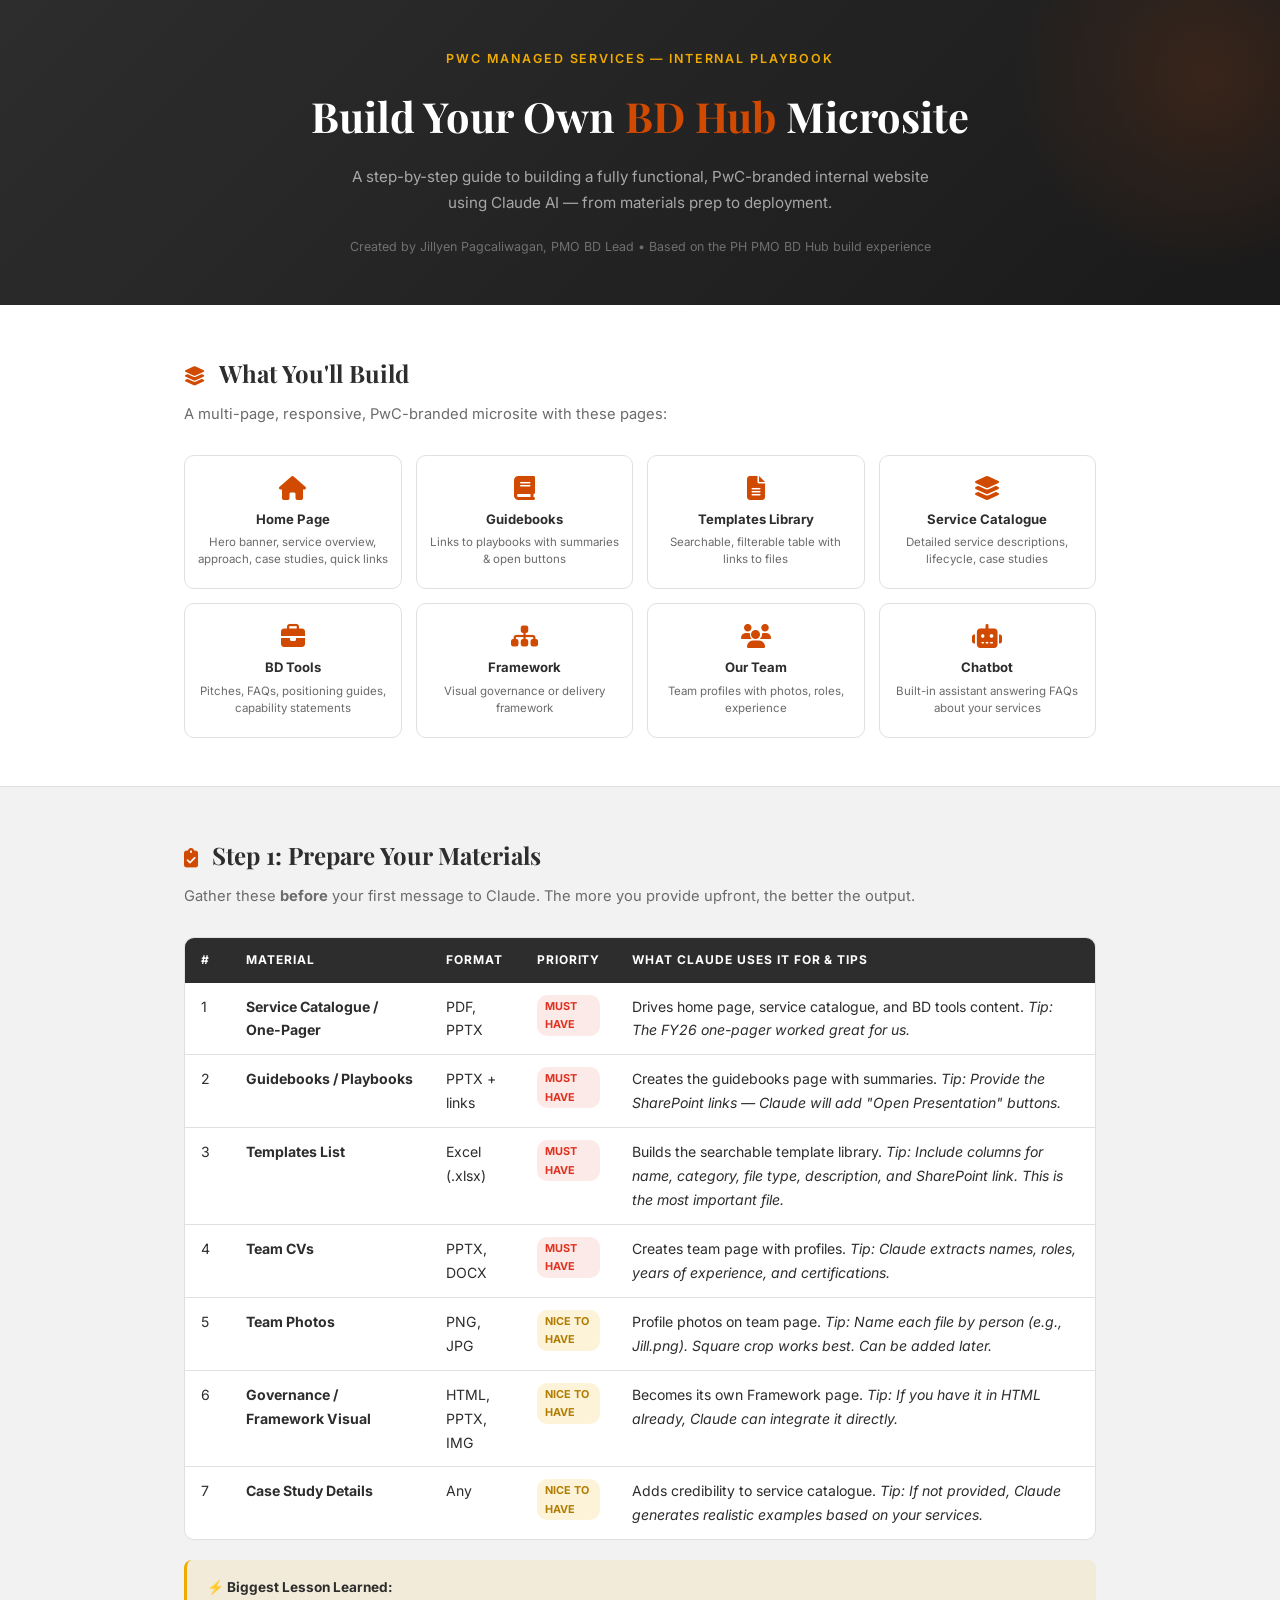
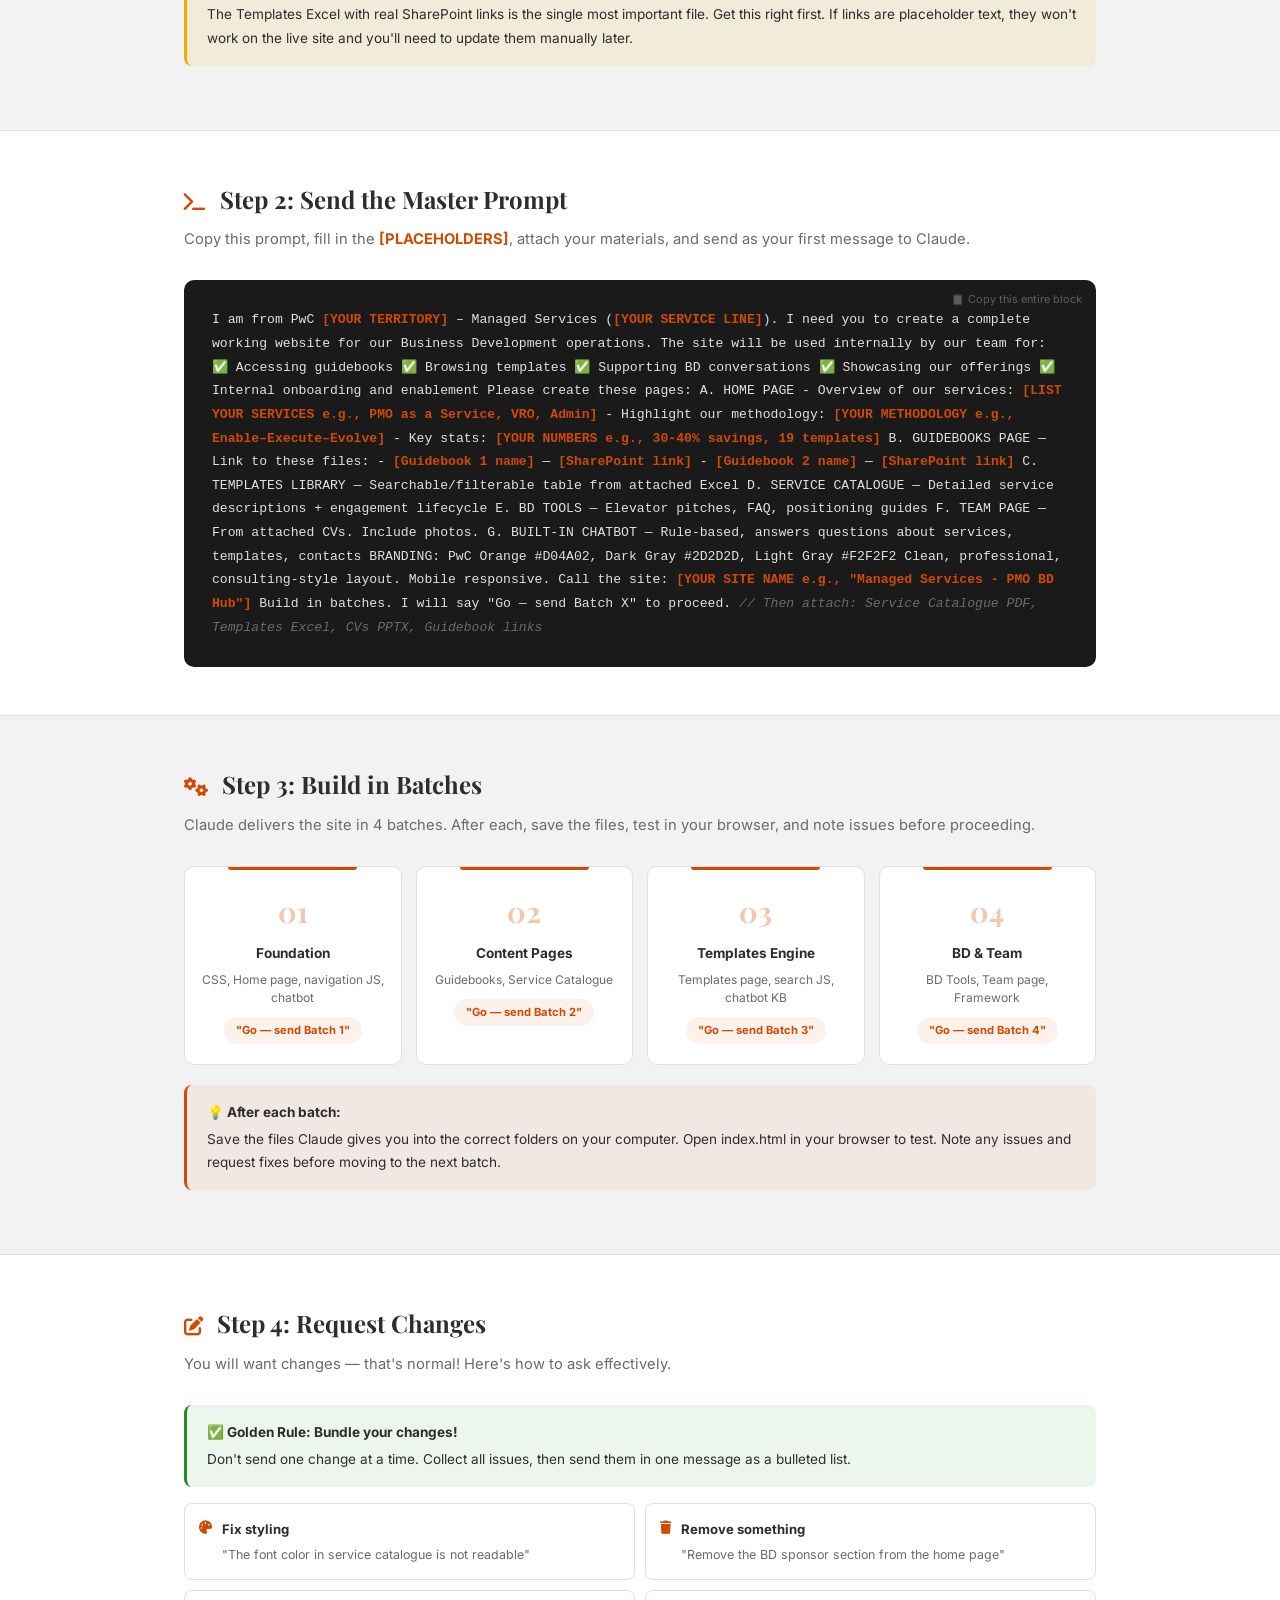
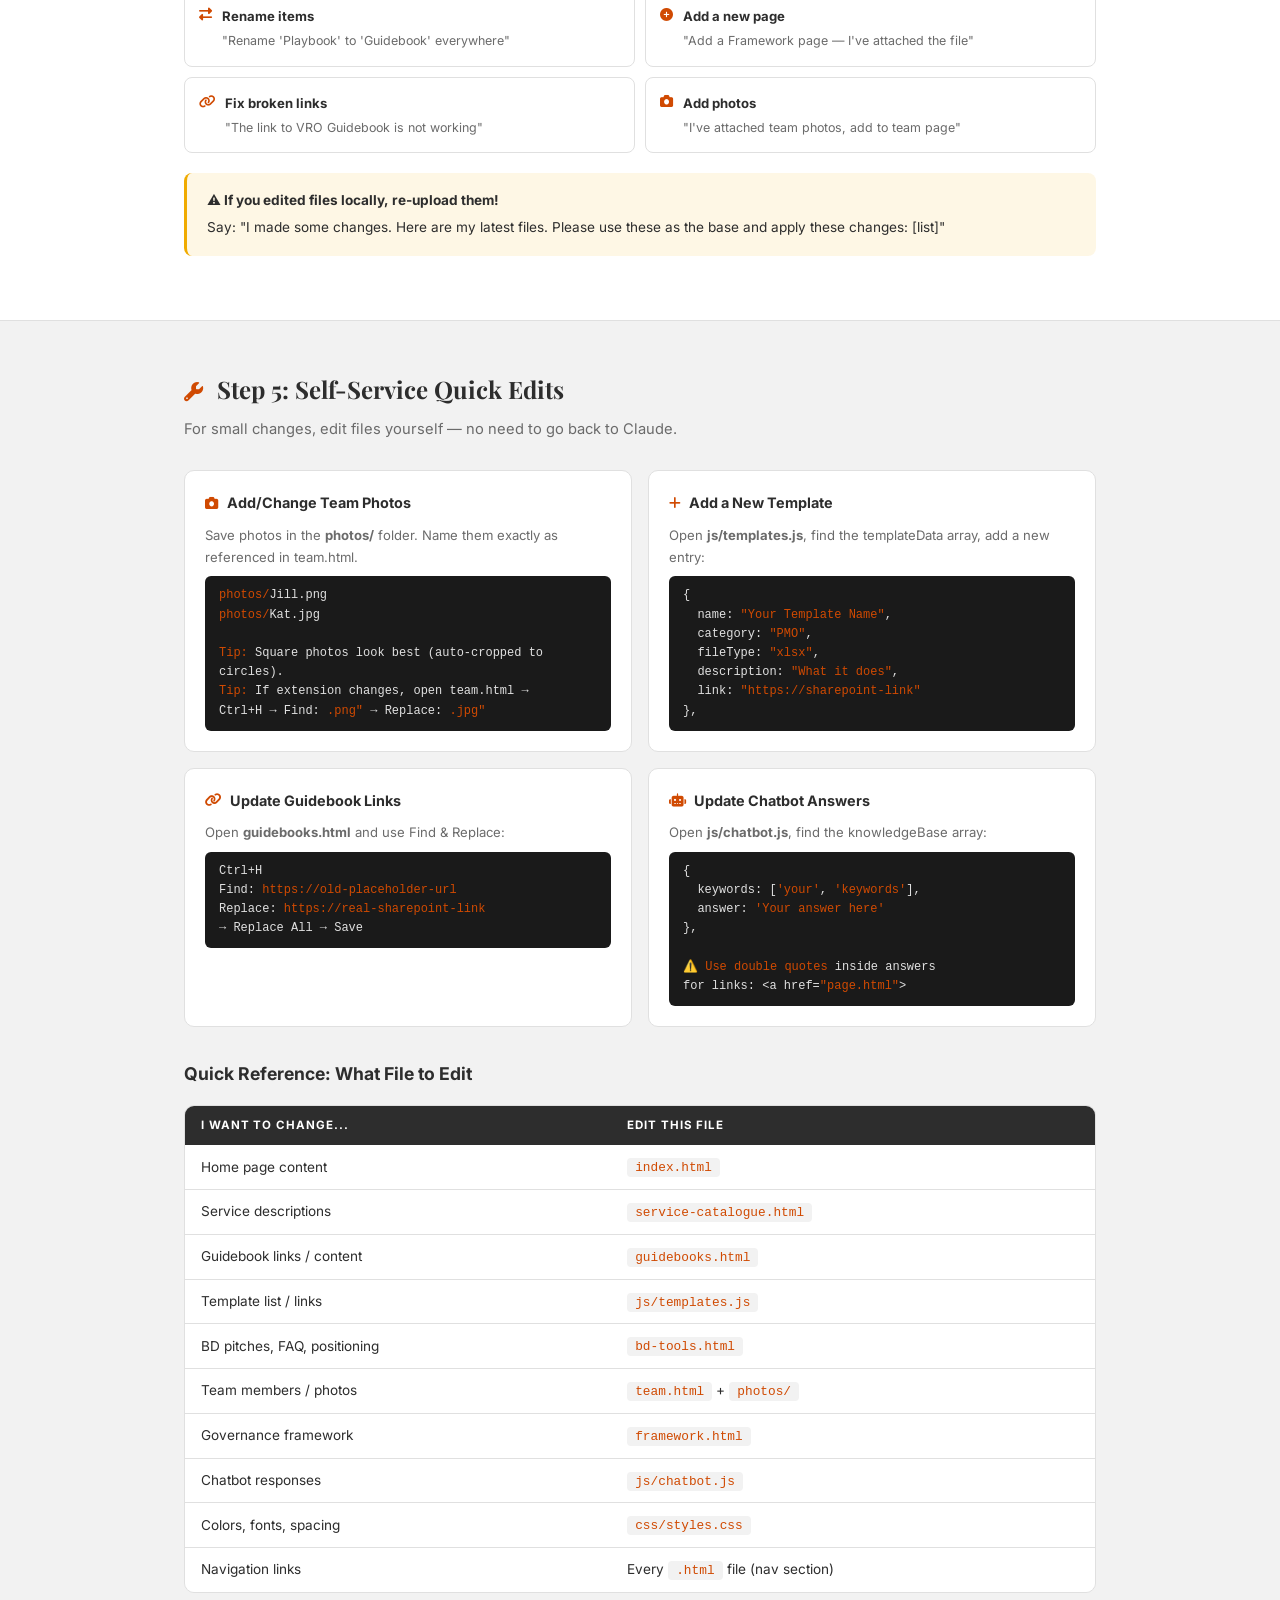
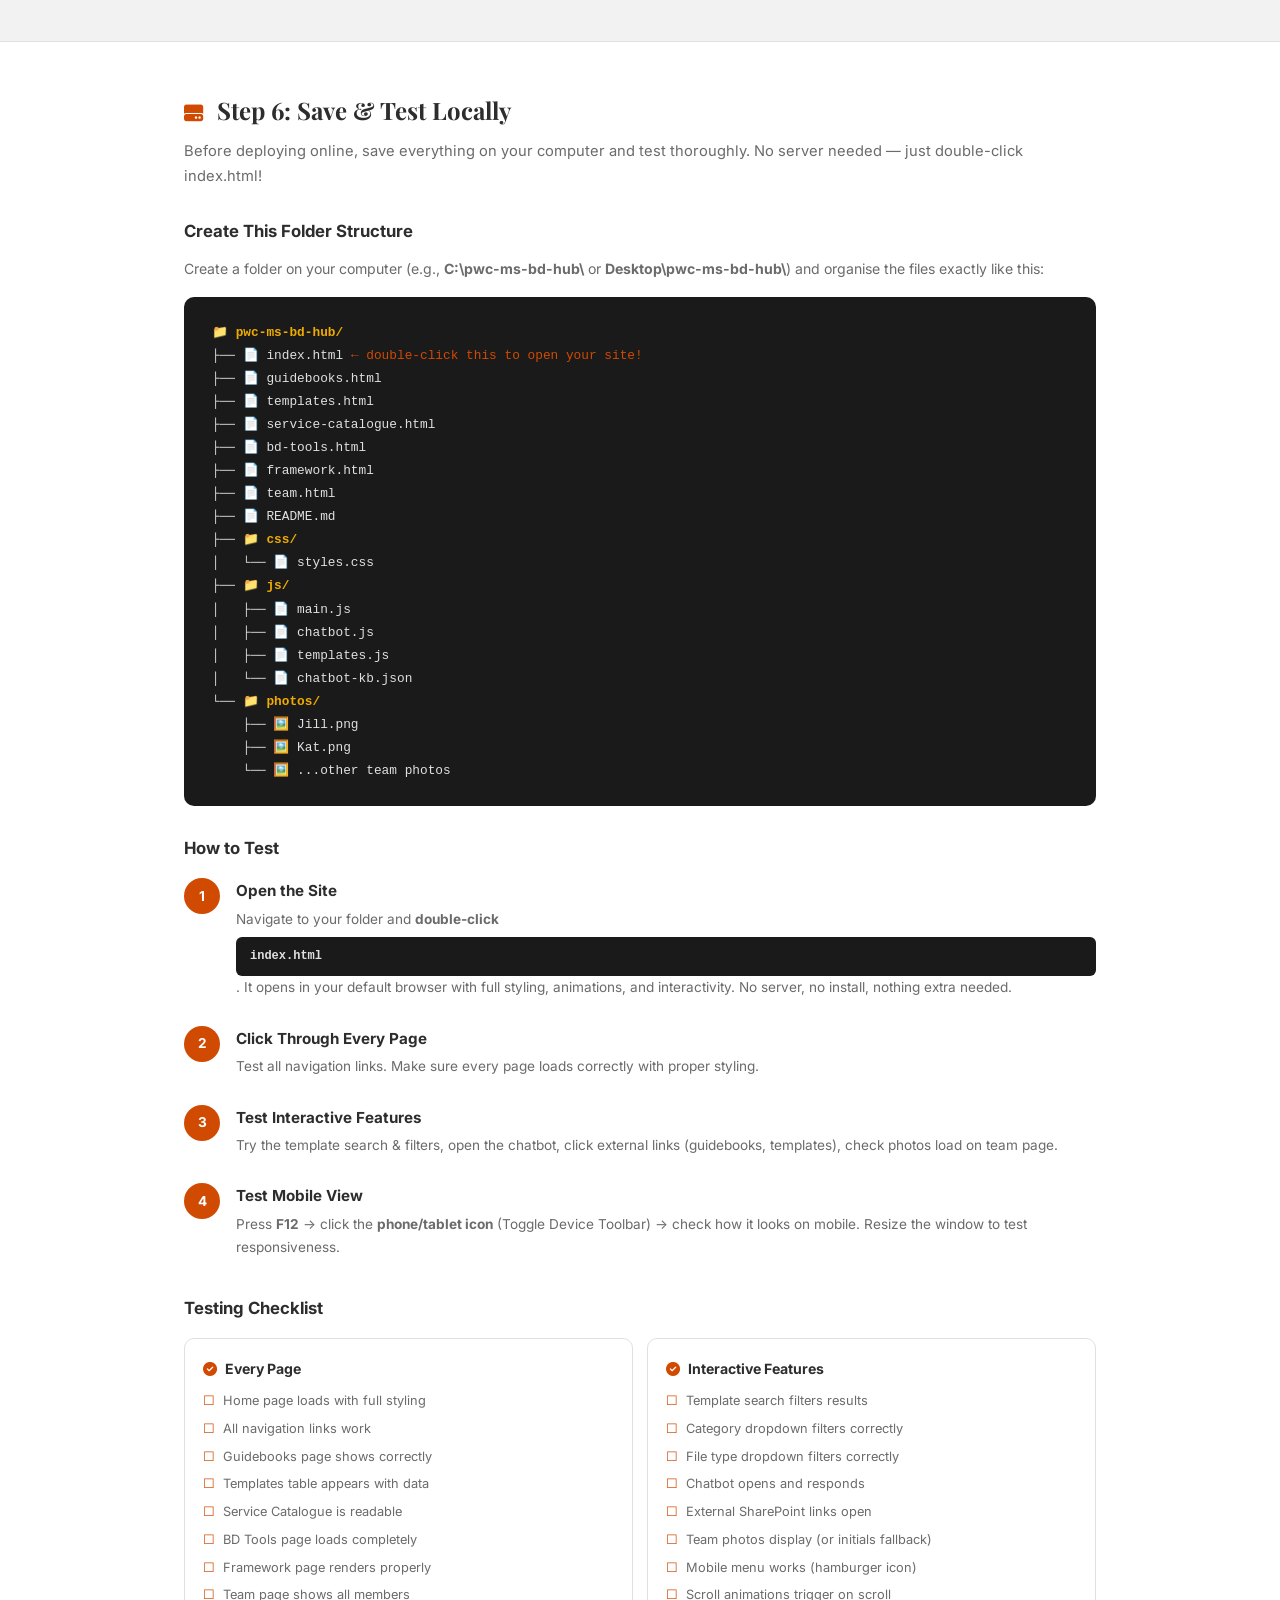
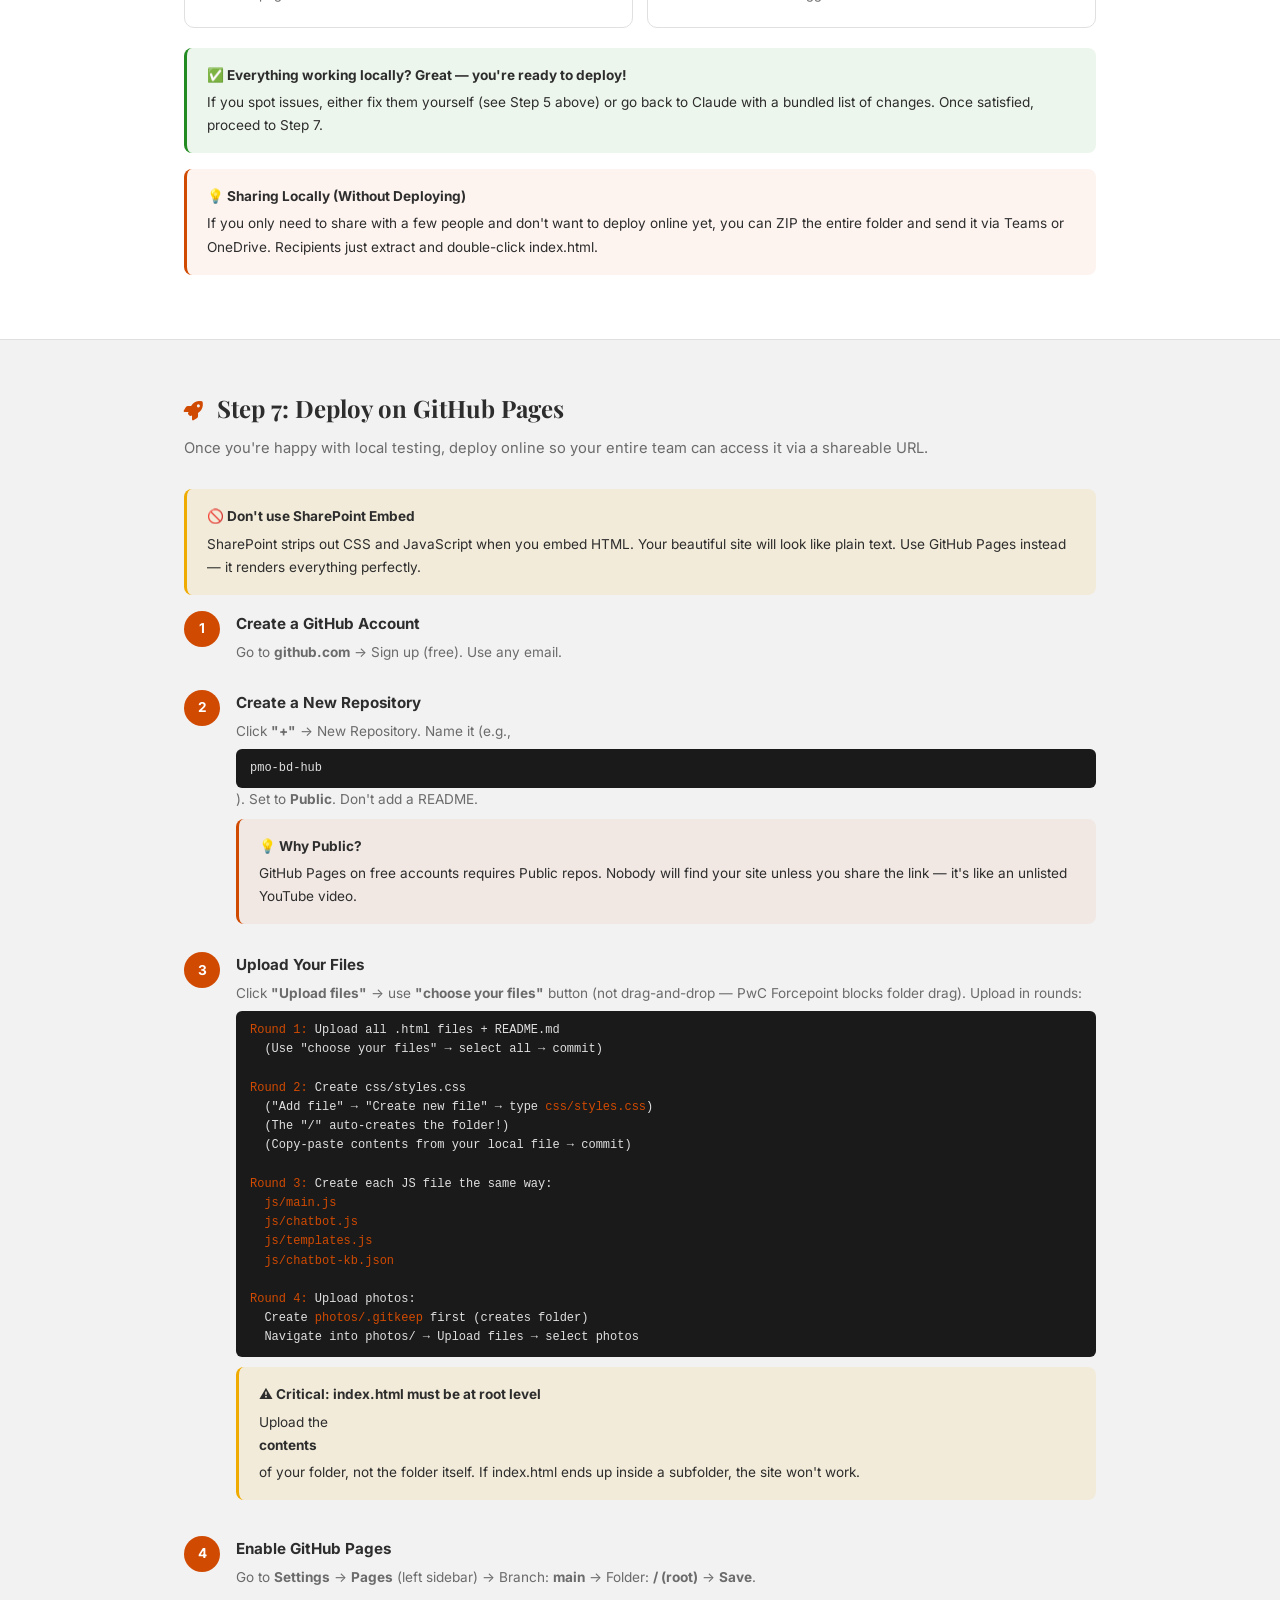
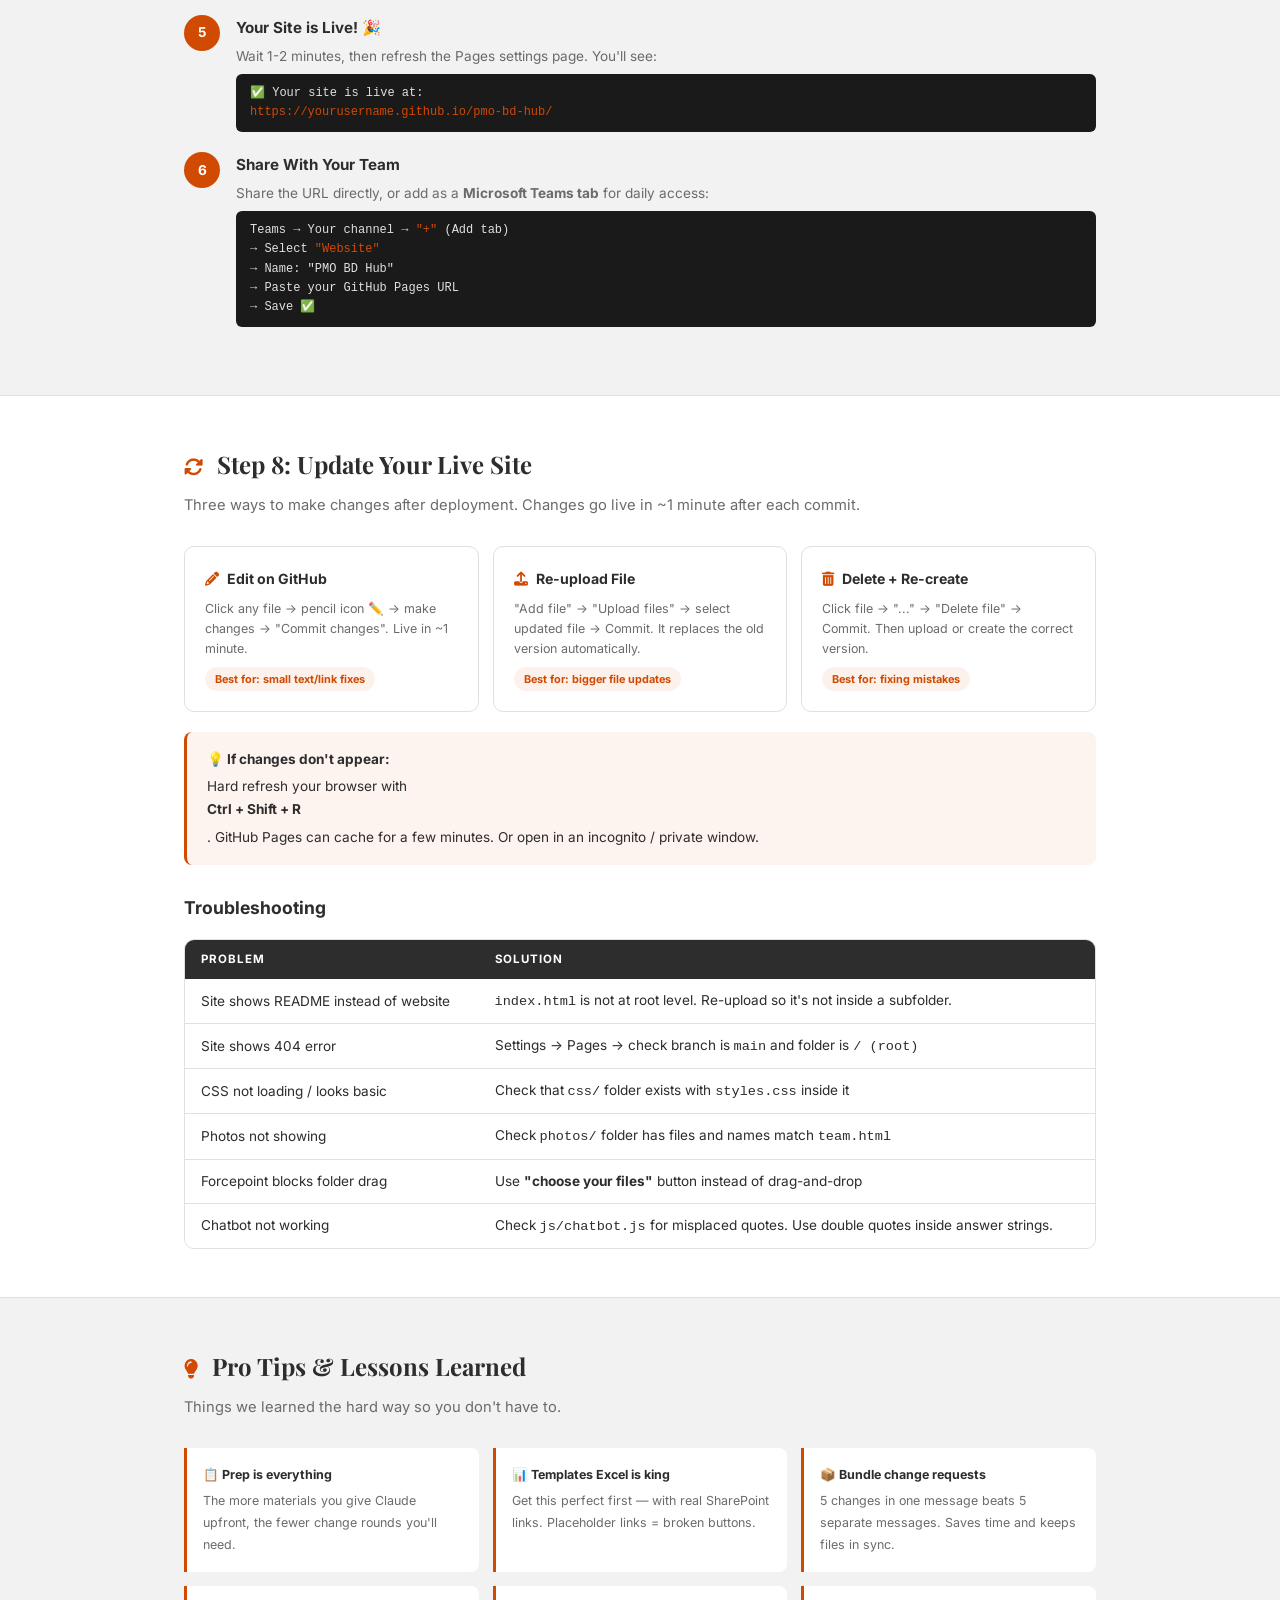
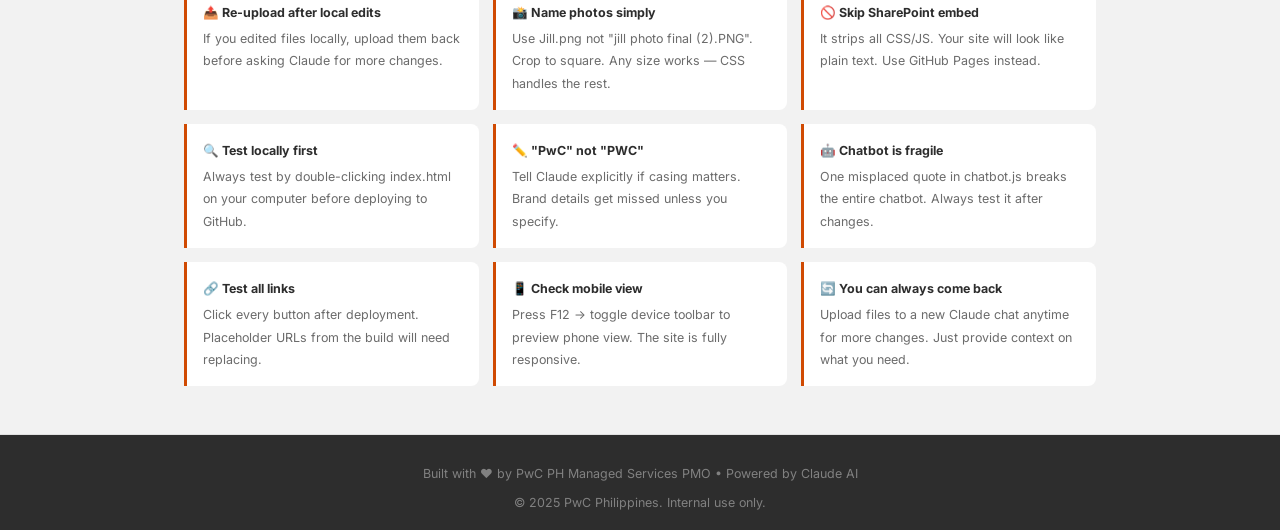
<file: playbook.html>
<!DOCTYPE html>
<html lang="en">
<head>
    <meta charset="UTF-8">
    <meta name="viewport" content="width=device-width, initial-scale=1.0">
    <title>Build Your Own BD Hub — Playbook</title>
    <link href="https://fonts.googleapis.com/css2?family=Playfair+Display:wght@400;600;700&family=Inter:wght@300;400;500;600;700&display=swap" rel="stylesheet">
    <link rel="stylesheet" href="https://cdnjs.cloudflare.com/ajax/libs/font-awesome/6.5.0/css/all.min.css">
    <style>
        :root {
            --orange: #D04A02;
            --orange-light: rgba(208,74,2,0.08);
            --dark: #2D2D2D;
            --mid: #6B6B6B;
            --light: #F2F2F2;
            --white: #FFFFFF;
            --yellow: #F0AB00;
            --red: #E0301E;
            --border: #E0E0E0;
        }
        * { margin: 0; padding: 0; box-sizing: border-box; }
        body {
            font-family: 'Inter', Arial, sans-serif;
            color: var(--dark);
            background: var(--white);
            line-height: 1.7;
        }
        .pb-header {
            background: linear-gradient(135deg, #2D2D2D 0%, #1a1a1a 100%);
            padding: 48px 24px;
            text-align: center;
            position: relative;
            overflow: hidden;
        }
        .pb-header::before {
            content: '';
            position: absolute;
            top: -40%;
            right: -10%;
            width: 400px;
            height: 400px;
            background: radial-gradient(circle, rgba(208,74,2,0.15) 0%, transparent 70%);
            border-radius: 50%;
        }
        .pb-header .eyebrow {
            font-size: 0.78rem;
            font-weight: 600;
            color: var(--yellow);
            text-transform: uppercase;
            letter-spacing: 0.15em;
            margin-bottom: 12px;
            position: relative;
        }
        .pb-header h1 {
            font-family: 'Playfair Display', serif;
            font-size: clamp(1.8rem, 4vw, 2.6rem);
            color: var(--white);
            margin-bottom: 12px;
            position: relative;
        }
        .pb-header h1 span { color: var(--orange); }
        .pb-header p {
            color: rgba(255,255,255,0.6);
            max-width: 600px;
            margin: 0 auto;
            font-size: 0.95rem;
            position: relative;
        }
        .pb-header .meta {
            margin-top: 20px;
            font-size: 0.78rem;
            color: rgba(255,255,255,0.35);
            position: relative;
        }
        .container {
            max-width: 960px;
            margin: 0 auto;
            padding: 0 24px;
        }
        .pb-section {
            padding: 48px 0;
            border-bottom: 1px solid var(--border);
        }
        .pb-section:last-child { border-bottom: none; }
        .pb-section.alt { background: var(--light); }
        .pb-section-title {
            font-family: 'Playfair Display', serif;
            font-size: 1.5rem;
            margin-bottom: 8px;
            color: var(--dark);
        }
        .pb-section-title i {
            color: var(--orange);
            margin-right: 8px;
            font-size: 1.2rem;
        }
        .pb-section-subtitle {
            color: var(--mid);
            font-size: 0.92rem;
            margin-bottom: 28px;
        }
        .build-grid {
            display: grid;
            grid-template-columns: repeat(4, 1fr);
            gap: 14px;
            margin-top: 20px;
        }
        .build-item {
            text-align: center;
            padding: 20px 12px;
            background: var(--white);
            border: 1px solid var(--border);
            border-radius: 10px;
            transition: all 0.3s ease;
        }
        .build-item:hover {
            border-color: var(--orange);
            box-shadow: 0 4px 16px rgba(208,74,2,0.1);
            transform: translateY(-3px);
        }
        .build-item i {
            font-size: 1.5rem;
            color: var(--orange);
            margin-bottom: 8px;
        }
        .build-item h4 { font-size: 0.82rem; font-weight: 700; margin-bottom: 4px; }
        .build-item p { font-size: 0.72rem; color: var(--mid); line-height: 1.5; }
        .materials-table {
            width: 100%;
            border-collapse: separate;
            border-spacing: 0;
            border: 1px solid var(--border);
            border-radius: 10px;
            overflow: hidden;
            font-size: 0.88rem;
        }
        .materials-table thead th {
            background: var(--dark);
            color: var(--white);
            font-size: 0.75rem;
            font-weight: 700;
            text-transform: uppercase;
            letter-spacing: 0.08em;
            padding: 12px 16px;
            text-align: left;
        }
        .materials-table tbody td {
            padding: 12px 16px;
            border-bottom: 1px solid var(--border);
            vertical-align: top;
            background: var(--white);
            color: var(--dark);
        }
        .materials-table tbody tr:last-child td { border-bottom: none; }
        .materials-table tbody tr:hover td { background: var(--orange-light); }
        .required {
            display: inline-block;
            padding: 2px 8px;
            font-size: 0.68rem;
            font-weight: 700;
            border-radius: 10px;
            text-transform: uppercase;
        }
        .required.must { background: rgba(224,48,30,0.1); color: var(--red); }
        .required.nice { background: rgba(240,171,0,0.15); color: #b07d00; }
        .prompt-box {
            background: #1a1a1a;
            color: #e0e0e0;
            border-radius: 10px;
            padding: 28px;
            font-family: 'Courier New', monospace;
            font-size: 0.82rem;
            line-height: 1.8;
            overflow-x: auto;
            position: relative;
            margin-top: 16px;
        }
        .prompt-box .placeholder { color: var(--orange); font-weight: 700; }
        .prompt-box .comment { color: #6B6B6B; font-style: italic; }
        .copy-hint {
            position: absolute;
            top: 10px;
            right: 14px;
            font-size: 0.68rem;
            color: rgba(255,255,255,0.3);
            font-family: 'Inter', sans-serif;
        }
        .batch-flow {
            display: grid;
            grid-template-columns: repeat(4, 1fr);
            gap: 14px;
            margin-top: 16px;
        }
        .batch-card {
            background: var(--white);
            border: 1px solid var(--border);
            border-radius: 10px;
            padding: 20px 16px;
            text-align: center;
            position: relative;
            transition: all 0.3s ease;
        }
        .batch-card:hover {
            border-color: var(--orange);
            box-shadow: 0 4px 16px rgba(208,74,2,0.08);
        }
        .batch-card::before {
            content: '';
            position: absolute;
            top: 0;
            left: 20%;
            right: 20%;
            height: 3px;
            background: var(--orange);
            border-radius: 0 0 3px 3px;
        }
        .batch-num {
            font-family: 'Playfair Display', serif;
            font-size: 1.8rem;
            font-weight: 700;
            color: var(--orange);
            opacity: 0.3;
        }
        .batch-card h4 { font-size: 0.85rem; margin: 6px 0; }
        .batch-card p { font-size: 0.75rem; color: var(--mid); line-height: 1.5; }
        .batch-card .say {
            display: inline-block;
            margin-top: 10px;
            padding: 4px 12px;
            background: var(--orange-light);
            color: var(--orange);
            font-size: 0.7rem;
            font-weight: 700;
            border-radius: 20px;
        }
        .change-list {
            display: grid;
            grid-template-columns: 1fr 1fr;
            gap: 10px;
            margin-top: 16px;
        }
        .change-item {
            display: flex;
            align-items: flex-start;
            gap: 10px;
            padding: 14px;
            background: var(--white);
            border: 1px solid var(--border);
            border-radius: 8px;
            font-size: 0.82rem;
        }
        .change-item i { color: var(--orange); margin-top: 3px; flex-shrink: 0; }
        .change-item strong { display: block; margin-bottom: 2px; }
        .change-item span { color: var(--mid); font-size: 0.78rem; }
        .diy-grid {
            display: grid;
            grid-template-columns: 1fr 1fr;
            gap: 16px;
            margin-top: 16px;
        }
        .diy-card {
            background: var(--white);
            border: 1px solid var(--border);
            border-radius: 10px;
            padding: 20px;
            transition: all 0.3s ease;
        }
        .diy-card:hover {
            border-color: var(--orange);
            box-shadow: 0 4px 12px rgba(208,74,2,0.06);
        }
        .diy-card h4 {
            font-size: 0.9rem;
            margin-bottom: 8px;
            display: flex;
            align-items: center;
            gap: 8px;
        }
        .diy-card h4 i { color: var(--orange); font-size: 0.85rem; }
        .diy-card p { font-size: 0.82rem; color: var(--mid); margin-bottom: 8px; }
        .diy-card code {
            display: block;
            background: #1a1a1a;
            color: #e0e0e0;
            padding: 10px 14px;
            border-radius: 6px;
            font-size: 0.75rem;
            line-height: 1.6;
            overflow-x: auto;
            margin-top: 8px;
        }
        .diy-card code .hl { color: var(--orange); }
        .tips-grid {
            display: grid;
            grid-template-columns: repeat(3, 1fr);
            gap: 14px;
            margin-top: 16px;
        }
        .tip-card {
            background: var(--white);
            border-left: 3px solid var(--orange);
            border-radius: 0 8px 8px 0;
            padding: 16px;
            font-size: 0.82rem;
        }
        .tip-card strong { display: block; margin-bottom: 4px; font-size: 0.78rem; color: var(--dark); }
        .tip-card span { color: var(--mid); font-size: 0.78rem; line-height: 1.6; }
        .ref-table, .trouble-table {
            width: 100%;
            border-collapse: separate;
            border-spacing: 0;
            border: 1px solid var(--border);
            border-radius: 10px;
            overflow: hidden;
            font-size: 0.85rem;
            margin-top: 16px;
        }
        .ref-table thead th, .trouble-table thead th {
            background: var(--dark);
            color: var(--white);
            font-size: 0.72rem;
            font-weight: 700;
            text-transform: uppercase;
            letter-spacing: 0.08em;
            padding: 10px 16px;
            text-align: left;
        }
        .ref-table tbody td, .trouble-table tbody td {
            padding: 10px 16px;
            border-bottom: 1px solid var(--border);
            background: var(--white);
            color: var(--dark);
        }
        .ref-table tbody tr:last-child td, .trouble-table tbody tr:last-child td { border-bottom: none; }
        .ref-table tbody tr:hover td, .trouble-table tbody tr:hover td { background: var(--orange-light); }
        .ref-table code { background: var(--light); padding: 2px 8px; border-radius: 4px; font-size: 0.8rem; color: var(--orange); }
        .callout {
            padding: 16px 20px;
            border-radius: 8px;
            margin: 16px 0;
            font-size: 0.85rem;
        }
        .callout.warning { background: rgba(240,171,0,0.1); border-left: 3px solid var(--yellow); }
        .callout.success { background: rgba(34,139,34,0.08); border-left: 3px solid #228B22; }
        .callout.info { background: rgba(208,74,2,0.06); border-left: 3px solid var(--orange); }
        .callout strong { display: block; margin-bottom: 4px; }
        .deploy-steps { margin-top: 16px; }
        .deploy-step {
            display: flex;
            gap: 16px;
            margin-bottom: 20px;
            align-items: flex-start;
        }
        .deploy-num {
            width: 36px;
            height: 36px;
            border-radius: 50%;
            background: var(--orange);
            color: var(--white);
            display: flex;
            align-items: center;
            justify-content: center;
            font-weight: 700;
            font-size: 0.85rem;
            flex-shrink: 0;
        }
        .deploy-step-content { flex: 1; }
        .deploy-step-content h4 { font-size: 0.95rem; margin-bottom: 4px; }
        .deploy-step-content p { font-size: 0.85rem; color: var(--mid); margin-bottom: 6px; }
        .deploy-step-content code {
            display: block;
            background: #1a1a1a;
            color: #e0e0e0;
            padding: 10px 14px;
            border-radius: 6px;
            font-size: 0.75rem;
            line-height: 1.6;
            margin-top: 6px;
        }
        .deploy-step-content code .hl { color: var(--orange); }
        .update-grid {
            display: grid;
            grid-template-columns: repeat(3, 1fr);
            gap: 14px;
            margin-top: 16px;
        }
        .update-card {
            background: var(--white);
            border: 1px solid var(--border);
            border-radius: 10px;
            padding: 20px;
            transition: all 0.3s ease;
        }
        .update-card:hover {
            border-color: var(--orange);
            box-shadow: 0 4px 12px rgba(208,74,2,0.06);
        }
        .update-card h4 {
            font-size: 0.88rem;
            margin-bottom: 8px;
            display: flex;
            align-items: center;
            gap: 8px;
        }
        .update-card h4 i { color: var(--orange); }
        .update-card p { font-size: 0.78rem; color: var(--mid); line-height: 1.6; }
        .update-card .best-for {
            display: inline-block;
            margin-top: 8px;
            padding: 3px 10px;
            font-size: 0.68rem;
            font-weight: 700;
            background: var(--orange-light);
            color: var(--orange);
            border-radius: 20px;
        }
        /* Local testing folder visual */
        .folder-visual {
            background: #1a1a1a;
            color: #e0e0e0;
            border-radius: 10px;
            padding: 24px 28px;
            font-family: 'Courier New', monospace;
            font-size: 0.8rem;
            line-height: 1.8;
            margin-top: 16px;
        }
        .folder-visual .folder { color: var(--yellow); font-weight: 700; }
        .folder-visual .file { color: #e0e0e0; }
        .folder-visual .hl { color: var(--orange); }
        /* Testing checklist */
        .test-grid {
            display: grid;
            grid-template-columns: repeat(2, 1fr);
            gap: 14px;
            margin-top: 16px;
        }
        .test-card {
            background: var(--white);
            border: 1px solid var(--border);
            border-radius: 10px;
            padding: 18px;
            transition: all 0.3s ease;
        }
        .test-card:hover {
            border-color: var(--orange);
            box-shadow: 0 4px 12px rgba(208,74,2,0.06);
        }
        .test-card h4 {
            font-size: 0.88rem;
            margin-bottom: 6px;
            display: flex;
            align-items: center;
            gap: 8px;
        }
        .test-card h4 i { color: var(--orange); }
        .test-card ul {
            list-style: none;
            padding: 0;
            margin: 0;
        }
        .test-card ul li {
            font-size: 0.8rem;
            color: var(--mid);
            padding: 3px 0;
            padding-left: 20px;
            position: relative;
        }
        .test-card ul li::before {
            content: '☐';
            position: absolute;
            left: 0;
            color: var(--orange);
        }
        .pb-footer {
            background: var(--dark);
            padding: 28px 24px;
            text-align: center;
        }
        .pb-footer p { color: rgba(255,255,255,0.4); font-size: 0.78rem; }
        .pb-footer a { color: var(--orange); }
        @media (max-width: 768px) {
            .build-grid, .batch-flow { grid-template-columns: repeat(2, 1fr); }
            .change-list, .diy-grid, .test-grid { grid-template-columns: 1fr; }
            .tips-grid, .update-grid { grid-template-columns: 1fr; }
        }
        @media (max-width: 480px) {
            .build-grid, .batch-flow { grid-template-columns: 1fr; }
        }
    </style>
</head>
<body>

<!-- ===== HEADER ===== -->
<header class="pb-header">
    <div class="eyebrow">PwC Managed Services — Internal Playbook</div>
    <h1>Build Your Own <span>BD Hub</span> Microsite</h1>
    <p>A step-by-step guide to building a fully functional, PwC-branded internal website using Claude AI — from materials prep to deployment.</p>
    <div class="meta">Created by Jillyen Pagcaliwagan, PMO BD Lead &bull; Based on the PH PMO BD Hub build experience</div>
</header>

<!-- ===== WHAT YOU'LL BUILD ===== -->
<section class="pb-section">
    <div class="container">
        <h2 class="pb-section-title"><i class="fas fa-layer-group"></i> What You'll Build</h2>
        <p class="pb-section-subtitle">A multi-page, responsive, PwC-branded microsite with these pages:</p>
        <div class="build-grid">
            <div class="build-item"><i class="fas fa-home"></i><h4>Home Page</h4><p>Hero banner, service overview, approach, case studies, quick links</p></div>
            <div class="build-item"><i class="fas fa-book"></i><h4>Guidebooks</h4><p>Links to playbooks with summaries &amp; open buttons</p></div>
            <div class="build-item"><i class="fas fa-file-alt"></i><h4>Templates Library</h4><p>Searchable, filterable table with links to files</p></div>
            <div class="build-item"><i class="fas fa-layer-group"></i><h4>Service Catalogue</h4><p>Detailed service descriptions, lifecycle, case studies</p></div>
            <div class="build-item"><i class="fas fa-briefcase"></i><h4>BD Tools</h4><p>Pitches, FAQs, positioning guides, capability statements</p></div>
            <div class="build-item"><i class="fas fa-sitemap"></i><h4>Framework</h4><p>Visual governance or delivery framework</p></div>
            <div class="build-item"><i class="fas fa-users"></i><h4>Our Team</h4><p>Team profiles with photos, roles, experience</p></div>
            <div class="build-item"><i class="fas fa-robot"></i><h4>Chatbot</h4><p>Built-in assistant answering FAQs about your services</p></div>
        </div>
    </div>
</section>

<!-- ===== MATERIALS CHECKLIST ===== -->
<section class="pb-section alt">
    <div class="container">
        <h2 class="pb-section-title"><i class="fas fa-clipboard-check"></i> Step 1: Prepare Your Materials</h2>
        <p class="pb-section-subtitle">Gather these <strong>before</strong> your first message to Claude. The more you provide upfront, the better the output.</p>
        <table class="materials-table">
            <thead>
                <tr>
                    <th style="width:5%">#</th>
                    <th style="width:22%">Material</th>
                    <th style="width:10%">Format</th>
                    <th style="width:10%">Priority</th>
                    <th style="width:53%">What Claude uses it for &amp; tips</th>
                </tr>
            </thead>
            <tbody>
                <tr><td>1</td><td><strong>Service Catalogue / One-Pager</strong></td><td>PDF, PPTX</td><td><span class="required must">Must have</span></td><td>Drives home page, service catalogue, and BD tools content. <em>Tip: The FY26 one-pager worked great for us.</em></td></tr>
                <tr><td>2</td><td><strong>Guidebooks / Playbooks</strong></td><td>PPTX + links</td><td><span class="required must">Must have</span></td><td>Creates the guidebooks page with summaries. <em>Tip: Provide the SharePoint links — Claude will add "Open Presentation" buttons.</em></td></tr>
                <tr><td>3</td><td><strong>Templates List</strong></td><td>Excel (.xlsx)</td><td><span class="required must">Must have</span></td><td>Builds the searchable template library. <em>Tip: Include columns for name, category, file type, description, and SharePoint link. This is the most important file.</em></td></tr>
                <tr><td>4</td><td><strong>Team CVs</strong></td><td>PPTX, DOCX</td><td><span class="required must">Must have</span></td><td>Creates team page with profiles. <em>Tip: Claude extracts names, roles, years of experience, and certifications.</em></td></tr>
                <tr><td>5</td><td><strong>Team Photos</strong></td><td>PNG, JPG</td><td><span class="required nice">Nice to have</span></td><td>Profile photos on team page. <em>Tip: Name each file by person (e.g., Jill.png). Square crop works best. Can be added later.</em></td></tr>
                <tr><td>6</td><td><strong>Governance / Framework Visual</strong></td><td>HTML, PPTX, IMG</td><td><span class="required nice">Nice to have</span></td><td>Becomes its own Framework page. <em>Tip: If you have it in HTML already, Claude can integrate it directly.</em></td></tr>
                <tr><td>7</td><td><strong>Case Study Details</strong></td><td>Any</td><td><span class="required nice">Nice to have</span></td><td>Adds credibility to service catalogue. <em>Tip: If not provided, Claude generates realistic examples based on your services.</em></td></tr>
            </tbody>
        </table>
        <div class="callout warning" style="margin-top:20px;">
            <strong>⚡ Biggest Lesson Learned:</strong>
            <span>The Templates Excel with real SharePoint links is the single most important file. Get this right first. If links are placeholder text, they won't work on the live site and you'll need to update them manually later.</span>
        </div>
    </div>
</section>

<!-- ===== THE MASTER PROMPT ===== -->
<section class="pb-section">
    <div class="container">
        <h2 class="pb-section-title"><i class="fas fa-terminal"></i> Step 2: Send the Master Prompt</h2>
        <p class="pb-section-subtitle">Copy this prompt, fill in the <span style="color:var(--orange);font-weight:700;">[PLACEHOLDERS]</span>, attach your materials, and send as your first message to Claude.</p>
        <div class="prompt-box">
            <span class="copy-hint">📋 Copy this entire block</span>
I am from PwC <span class="placeholder">[YOUR TERRITORY]</span> – Managed Services (<span class="placeholder">[YOUR SERVICE LINE]</span>).

I need you to create a complete working website for our Business Development operations.
The site will be used internally by our team for:
✅ Accessing guidebooks
✅ Browsing templates
✅ Supporting BD conversations
✅ Showcasing our offerings
✅ Internal onboarding and enablement

Please create these pages:

A. HOME PAGE
- Overview of our services: <span class="placeholder">[LIST YOUR SERVICES e.g., PMO as a Service, VRO, Admin]</span>
- Highlight our methodology: <span class="placeholder">[YOUR METHODOLOGY e.g., Enable–Execute–Evolve]</span>
- Key stats: <span class="placeholder">[YOUR NUMBERS e.g., 30-40% savings, 19 templates]</span>

B. GUIDEBOOKS PAGE — Link to these files:
- <span class="placeholder">[Guidebook 1 name]</span> — <span class="placeholder">[SharePoint link]</span>
- <span class="placeholder">[Guidebook 2 name]</span> — <span class="placeholder">[SharePoint link]</span>

C. TEMPLATES LIBRARY — Searchable/filterable table from attached Excel

D. SERVICE CATALOGUE — Detailed service descriptions + engagement lifecycle

E. BD TOOLS — Elevator pitches, FAQ, positioning guides

F. TEAM PAGE — From attached CVs. Include photos.

G. BUILT-IN CHATBOT — Rule-based, answers questions about services, templates, contacts

BRANDING: PwC Orange #D04A02, Dark Gray #2D2D2D, Light Gray #F2F2F2
Clean, professional, consulting-style layout. Mobile responsive.

Call the site: <span class="placeholder">[YOUR SITE NAME e.g., "Managed Services - PMO BD Hub"]</span>

Build in batches. I will say "Go — send Batch X" to proceed.

<span class="comment">// Then attach: Service Catalogue PDF, Templates Excel, CVs PPTX, Guidebook links</span>
        </div>
    </div>
</section>

<!-- ===== BUILD PROCESS ===== -->
<section class="pb-section alt">
    <div class="container">
        <h2 class="pb-section-title"><i class="fas fa-cogs"></i> Step 3: Build in Batches</h2>
        <p class="pb-section-subtitle">Claude delivers the site in 4 batches. After each, save the files, test in your browser, and note issues before proceeding.</p>
        <div class="batch-flow">
            <div class="batch-card"><div class="batch-num">01</div><h4>Foundation</h4><p>CSS, Home page, navigation JS, chatbot</p><div class="say">"Go — send Batch 1"</div></div>
            <div class="batch-card"><div class="batch-num">02</div><h4>Content Pages</h4><p>Guidebooks, Service Catalogue</p><div class="say">"Go — send Batch 2"</div></div>
            <div class="batch-card"><div class="batch-num">03</div><h4>Templates Engine</h4><p>Templates page, search JS, chatbot KB</p><div class="say">"Go — send Batch 3"</div></div>
            <div class="batch-card"><div class="batch-num">04</div><h4>BD &amp; Team</h4><p>BD Tools, Team page, Framework</p><div class="say">"Go — send Batch 4"</div></div>
        </div>
        <div class="callout info" style="margin-top:20px;">
            <strong>💡 After each batch:</strong>
            <span>Save the files Claude gives you into the correct folders on your computer. Open index.html in your browser to test. Note any issues and request fixes before moving to the next batch.</span>
        </div>
    </div>
</section>

<!-- ===== REQUESTING CHANGES ===== -->
<section class="pb-section">
    <div class="container">
        <h2 class="pb-section-title"><i class="fas fa-edit"></i> Step 4: Request Changes</h2>
        <p class="pb-section-subtitle">You will want changes — that's normal! Here's how to ask effectively.</p>
        <div class="callout success">
            <strong>✅ Golden Rule: Bundle your changes!</strong>
            <span>Don't send one change at a time. Collect all issues, then send them in one message as a bulleted list.</span>
        </div>
        <div class="change-list">
            <div class="change-item"><i class="fas fa-palette"></i><div><strong>Fix styling</strong><span>"The font color in service catalogue is not readable"</span></div></div>
            <div class="change-item"><i class="fas fa-trash"></i><div><strong>Remove something</strong><span>"Remove the BD sponsor section from the home page"</span></div></div>
            <div class="change-item"><i class="fas fa-exchange-alt"></i><div><strong>Rename items</strong><span>"Rename 'Playbook' to 'Guidebook' everywhere"</span></div></div>
            <div class="change-item"><i class="fas fa-plus-circle"></i><div><strong>Add a new page</strong><span>"Add a Framework page — I've attached the file"</span></div></div>
            <div class="change-item"><i class="fas fa-link"></i><div><strong>Fix broken links</strong><span>"The link to VRO Guidebook is not working"</span></div></div>
            <div class="change-item"><i class="fas fa-camera"></i><div><strong>Add photos</strong><span>"I've attached team photos, add to team page"</span></div></div>
        </div>
        <div class="callout warning" style="margin-top:20px;">
            <strong>⚠️ If you edited files locally, re-upload them!</strong>
            <span>Say: "I made some changes. Here are my latest files. Please use these as the base and apply these changes: [list]"</span>
        </div>
    </div>
</section>

<!-- ===== DIY EDITS ===== -->
<section class="pb-section alt">
    <div class="container">
        <h2 class="pb-section-title"><i class="fas fa-wrench"></i> Step 5: Self-Service Quick Edits</h2>
        <p class="pb-section-subtitle">For small changes, edit files yourself — no need to go back to Claude.</p>
        <div class="diy-grid">
            <div class="diy-card">
                <h4><i class="fas fa-camera"></i> Add/Change Team Photos</h4>
                <p>Save photos in the <strong>photos/</strong> folder. Name them exactly as referenced in team.html.</p>
                <code>
<span class="hl">photos/</span>Jill.png<br>
<span class="hl">photos/</span>Kat.jpg<br><br>
<span class="hl">Tip:</span> Square photos look best (auto-cropped to circles).<br>
<span class="hl">Tip:</span> If extension changes, open team.html →<br>
Ctrl+H → Find: <span class="hl">.png"</span> → Replace: <span class="hl">.jpg"</span>
                </code>
            </div>
            <div class="diy-card">
                <h4><i class="fas fa-plus"></i> Add a New Template</h4>
                <p>Open <strong>js/templates.js</strong>, find the templateData array, add a new entry:</p>
                <code>
{<br>
&nbsp;&nbsp;name: <span class="hl">"Your Template Name"</span>,<br>
&nbsp;&nbsp;category: <span class="hl">"PMO"</span>,<br>
&nbsp;&nbsp;fileType: <span class="hl">"xlsx"</span>,<br>
&nbsp;&nbsp;description: <span class="hl">"What it does"</span>,<br>
&nbsp;&nbsp;link: <span class="hl">"https://sharepoint-link"</span><br>
},
                </code>
            </div>
            <div class="diy-card">
                <h4><i class="fas fa-link"></i> Update Guidebook Links</h4>
                <p>Open <strong>guidebooks.html</strong> and use Find &amp; Replace:</p>
                <code>
Ctrl+H<br>
Find: <span class="hl">https://old-placeholder-url</span><br>
Replace: <span class="hl">https://real-sharepoint-link</span><br>
→ Replace All → Save
                </code>
            </div>
            <div class="diy-card">
                <h4><i class="fas fa-robot"></i> Update Chatbot Answers</h4>
                <p>Open <strong>js/chatbot.js</strong>, find the knowledgeBase array:</p>
                <code>
{<br>
&nbsp;&nbsp;keywords: [<span class="hl">'your'</span>, <span class="hl">'keywords'</span>],<br>
&nbsp;&nbsp;answer: <span class="hl">'Your answer here'</span><br>
},<br><br>
<span class="hl">⚠️ Use double quotes</span> inside answers<br>
for links: &lt;a href=<span class="hl">"page.html"</span>&gt;
                </code>
            </div>
        </div>
        <h3 style="margin-top:32px; font-size:1.1rem;">Quick Reference: What File to Edit</h3>
        <table class="ref-table">
            <thead><tr><th>I want to change...</th><th>Edit this file</th></tr></thead>
            <tbody>
                <tr><td>Home page content</td><td><code>index.html</code></td></tr>
                <tr><td>Service descriptions</td><td><code>service-catalogue.html</code></td></tr>
                <tr><td>Guidebook links / content</td><td><code>guidebooks.html</code></td></tr>
                <tr><td>Template list / links</td><td><code>js/templates.js</code></td></tr>
                <tr><td>BD pitches, FAQ, positioning</td><td><code>bd-tools.html</code></td></tr>
                <tr><td>Team members / photos</td><td><code>team.html</code> + <code>photos/</code></td></tr>
                <tr><td>Governance framework</td><td><code>framework.html</code></td></tr>
                <tr><td>Chatbot responses</td><td><code>js/chatbot.js</code></td></tr>
                <tr><td>Colors, fonts, spacing</td><td><code>css/styles.css</code></td></tr>
                <tr><td>Navigation links</td><td>Every <code>.html</code> file (nav section)</td></tr>
            </tbody>
        </table>
    </div>
</section>

<!-- ===== SAVE & TEST LOCALLY ===== -->
<section class="pb-section">
    <div class="container">
        <h2 class="pb-section-title"><i class="fas fa-hard-drive"></i> Step 6: Save &amp; Test Locally</h2>
        <p class="pb-section-subtitle">Before deploying online, save everything on your computer and test thoroughly. No server needed — just double-click index.html!</p>

        <h3 style="font-size:1.05rem; margin-bottom:12px;">Create This Folder Structure</h3>
        <p style="font-size:0.88rem; color:var(--mid); margin-bottom:12px;">Create a folder on your computer (e.g., <strong>C:\pwc-ms-bd-hub\</strong> or <strong>Desktop\pwc-ms-bd-hub\</strong>) and organise the files exactly like this:</p>

        <div class="folder-visual">
<span class="folder">📁 pwc-ms-bd-hub/</span><br>
├── <span class="file">📄 index.html</span> <span class="hl">← double-click this to open your site!</span><br>
├── <span class="file">📄 guidebooks.html</span><br>
├── <span class="file">📄 templates.html</span><br>
├── <span class="file">📄 service-catalogue.html</span><br>
├── <span class="file">📄 bd-tools.html</span><br>
├── <span class="file">📄 framework.html</span><br>
├── <span class="file">📄 team.html</span><br>
├── <span class="file">📄 README.md</span><br>
├── <span class="folder">📁 css/</span><br>
│&nbsp;&nbsp;&nbsp;└── <span class="file">📄 styles.css</span><br>
├── <span class="folder">📁 js/</span><br>
│&nbsp;&nbsp;&nbsp;├── <span class="file">📄 main.js</span><br>
│&nbsp;&nbsp;&nbsp;├── <span class="file">📄 chatbot.js</span><br>
│&nbsp;&nbsp;&nbsp;├── <span class="file">📄 templates.js</span><br>
│&nbsp;&nbsp;&nbsp;└── <span class="file">📄 chatbot-kb.json</span><br>
└── <span class="folder">📁 photos/</span><br>
&nbsp;&nbsp;&nbsp;&nbsp;├── <span class="file">🖼️ Jill.png</span><br>
&nbsp;&nbsp;&nbsp;&nbsp;├── <span class="file">🖼️ Kat.png</span><br>
&nbsp;&nbsp;&nbsp;&nbsp;└── <span class="file">🖼️ ...other team photos</span>
        </div>

        <h3 style="font-size:1.05rem; margin-top:28px; margin-bottom:12px;">How to Test</h3>
        <div class="deploy-steps">
            <div class="deploy-step">
                <div class="deploy-num">1</div>
                <div class="deploy-step-content">
                    <h4>Open the Site</h4>
                    <p>Navigate to your folder and <strong>double-click <code>index.html</code></strong>. It opens in your default browser with full styling, animations, and interactivity. No server, no install, nothing extra needed.</p>
                </div>
            </div>
            <div class="deploy-step">
                <div class="deploy-num">2</div>
                <div class="deploy-step-content">
                    <h4>Click Through Every Page</h4>
                    <p>Test all navigation links. Make sure every page loads correctly with proper styling.</p>
                </div>
            </div>
            <div class="deploy-step">
                <div class="deploy-num">3</div>
                <div class="deploy-step-content">
                    <h4>Test Interactive Features</h4>
                    <p>Try the template search &amp; filters, open the chatbot, click external links (guidebooks, templates), check photos load on team page.</p>
                </div>
            </div>
            <div class="deploy-step">
                <div class="deploy-num">4</div>
                <div class="deploy-step-content">
                    <h4>Test Mobile View</h4>
                    <p>Press <strong>F12</strong> → click the <strong>phone/tablet icon</strong> (Toggle Device Toolbar) → check how it looks on mobile. Resize the window to test responsiveness.</p>
                </div>
            </div>
        </div>

        <h3 style="font-size:1.05rem; margin-top:28px; margin-bottom:12px;">Testing Checklist</h3>
        <div class="test-grid">
            <div class="test-card">
                <h4><i class="fas fa-check-circle"></i> Every Page</h4>
                <ul>
                    <li>Home page loads with full styling</li>
                    <li>All navigation links work</li>
                    <li>Guidebooks page shows correctly</li>
                    <li>Templates table appears with data</li>
                    <li>Service Catalogue is readable</li>
                    <li>BD Tools page loads completely</li>
                    <li>Framework page renders properly</li>
                    <li>Team page shows all members</li>
                </ul>
            </div>
            <div class="test-card">
                <h4><i class="fas fa-check-circle"></i> Interactive Features</h4>
                <ul>
                    <li>Template search filters results</li>
                    <li>Category dropdown filters correctly</li>
                    <li>File type dropdown filters correctly</li>
                    <li>Chatbot opens and responds</li>
                    <li>External SharePoint links open</li>
                    <li>Team photos display (or initials fallback)</li>
                    <li>Mobile menu works (hamburger icon)</li>
                    <li>Scroll animations trigger on scroll</li>
                </ul>
            </div>
        </div>

        <div class="callout success" style="margin-top:20px;">
            <strong>✅ Everything working locally? Great — you're ready to deploy!</strong>
            <span>If you spot issues, either fix them yourself (see Step 5 above) or go back to Claude with a bundled list of changes. Once satisfied, proceed to Step 7.</span>
        </div>

        <div class="callout info">
            <strong>💡 Sharing Locally (Without Deploying)</strong>
            <span>If you only need to share with a few people and don't want to deploy online yet, you can ZIP the entire folder and send it via Teams or OneDrive. Recipients just extract and double-click index.html.</span>
        </div>
    </div>
</section>

<!-- ===== DEPLOYMENT ===== -->
<section class="pb-section alt">
    <div class="container">
        <h2 class="pb-section-title"><i class="fas fa-rocket"></i> Step 7: Deploy on GitHub Pages</h2>
        <p class="pb-section-subtitle">Once you're happy with local testing, deploy online so your entire team can access it via a shareable URL.</p>

        <div class="callout warning">
            <strong>🚫 Don't use SharePoint Embed</strong>
            <span>SharePoint strips out CSS and JavaScript when you embed HTML. Your beautiful site will look like plain text. Use GitHub Pages instead — it renders everything perfectly.</span>
        </div>

        <div class="deploy-steps">
            <div class="deploy-step">
                <div class="deploy-num">1</div>
                <div class="deploy-step-content">
                    <h4>Create a GitHub Account</h4>
                    <p>Go to <strong>github.com</strong> → Sign up (free). Use any email.</p>
                </div>
            </div>
            <div class="deploy-step">
                <div class="deploy-num">2</div>
                <div class="deploy-step-content">
                    <h4>Create a New Repository</h4>
                    <p>Click <strong>"+"</strong> → New Repository. Name it (e.g., <code>pmo-bd-hub</code>). Set to <strong>Public</strong>. Don't add a README.</p>
                    <div class="callout info" style="margin:8px 0;">
                        <strong>💡 Why Public?</strong>
                        <span>GitHub Pages on free accounts requires Public repos. Nobody will find your site unless you share the link — it's like an unlisted YouTube video.</span>
                    </div>
                </div>
            </div>
            <div class="deploy-step">
                <div class="deploy-num">3</div>
                <div class="deploy-step-content">
                    <h4>Upload Your Files</h4>
                    <p>Click <strong>"Upload files"</strong> → use <strong>"choose your files"</strong> button (not drag-and-drop — PwC Forcepoint blocks folder drag). Upload in rounds:</p>
                    <code>
<span class="hl">Round 1:</span> Upload all .html files + README.md<br>
&nbsp;&nbsp;(Use "choose your files" → select all → commit)<br><br>
<span class="hl">Round 2:</span> Create css/styles.css<br>
&nbsp;&nbsp;("Add file" → "Create new file" → type <span class="hl">css/styles.css</span>)<br>
&nbsp;&nbsp;(The "/" auto-creates the folder!)<br>
&nbsp;&nbsp;(Copy-paste contents from your local file → commit)<br><br>
<span class="hl">Round 3:</span> Create each JS file the same way:<br>
&nbsp;&nbsp;<span class="hl">js/main.js</span><br>
&nbsp;&nbsp;<span class="hl">js/chatbot.js</span><br>
&nbsp;&nbsp;<span class="hl">js/templates.js</span><br>
&nbsp;&nbsp;<span class="hl">js/chatbot-kb.json</span><br><br>
<span class="hl">Round 4:</span> Upload photos:<br>
&nbsp;&nbsp;Create <span class="hl">photos/.gitkeep</span> first (creates folder)<br>
&nbsp;&nbsp;Navigate into photos/ → Upload files → select photos
                    </code>
                    <div class="callout warning" style="margin-top:10px;">
                        <strong>⚠️ Critical: index.html must be at root level</strong>
                        <span>Upload the <strong>contents</strong> of your folder, not the folder itself. If index.html ends up inside a subfolder, the site won't work.</span>
                    </div>
                </div>
            </div>
            <div class="deploy-step">
                <div class="deploy-num">4</div>
                <div class="deploy-step-content">
                    <h4>Enable GitHub Pages</h4>
                    <p>Go to <strong>Settings</strong> → <strong>Pages</strong> (left sidebar) → Branch: <strong>main</strong> → Folder: <strong>/ (root)</strong> → <strong>Save</strong>.</p>
                </div>
            </div>
            <div class="deploy-step">
                <div class="deploy-num">5</div>
                <div class="deploy-step-content">
                    <h4>Your Site is Live! 🎉</h4>
                    <p>Wait 1-2 minutes, then refresh the Pages settings page. You'll see:</p>
                    <code>✅ Your site is live at:<br><span class="hl">https://yourusername.github.io/pmo-bd-hub/</span></code>
                </div>
            </div>
            <div class="deploy-step">
                <div class="deploy-num">6</div>
                <div class="deploy-step-content">
                    <h4>Share With Your Team</h4>
                    <p>Share the URL directly, or add as a <strong>Microsoft Teams tab</strong> for daily access:</p>
                    <code>
Teams → Your channel → <span class="hl">"+"</span> (Add tab)<br>
→ Select <span class="hl">"Website"</span><br>
→ Name: "PMO BD Hub"<br>
→ Paste your GitHub Pages URL<br>
→ Save ✅
                    </code>
                </div>
            </div>
        </div>
    </div>
</section>

<!-- ===== UPDATING LIVE SITE ===== -->
<section class="pb-section">
    <div class="container">
        <h2 class="pb-section-title"><i class="fas fa-sync-alt"></i> Step 8: Update Your Live Site</h2>
        <p class="pb-section-subtitle">Three ways to make changes after deployment. Changes go live in ~1 minute after each commit.</p>

        <div class="update-grid">
            <div class="update-card">
                <h4><i class="fas fa-pencil-alt"></i> Edit on GitHub</h4>
                <p>Click any file → pencil icon ✏️ → make changes → "Commit changes". Live in ~1 minute.</p>
                <div class="best-for">Best for: small text/link fixes</div>
            </div>
            <div class="update-card">
                <h4><i class="fas fa-upload"></i> Re-upload File</h4>
                <p>"Add file" → "Upload files" → select updated file → Commit. It replaces the old version automatically.</p>
                <div class="best-for">Best for: bigger file updates</div>
            </div>
            <div class="update-card">
                <h4><i class="fas fa-trash-alt"></i> Delete + Re-create</h4>
                <p>Click file → "..." → "Delete file" → Commit. Then upload or create the correct version.</p>
                <div class="best-for">Best for: fixing mistakes</div>
            </div>
        </div>

        <div class="callout info" style="margin-top:20px;">
            <strong>💡 If changes don't appear:</strong>
            <span>Hard refresh your browser with <strong>Ctrl + Shift + R</strong>. GitHub Pages can cache for a few minutes. Or open in an incognito / private window.</span>
        </div>

        <h3 style="margin-top:28px; font-size:1.1rem;">Troubleshooting</h3>
        <table class="trouble-table">
            <thead><tr><th>Problem</th><th>Solution</th></tr></thead>
            <tbody>
                <tr><td>Site shows README instead of website</td><td><code>index.html</code> is not at root level. Re-upload so it's not inside a subfolder.</td></tr>
                <tr><td>Site shows 404 error</td><td>Settings → Pages → check branch is <code>main</code> and folder is <code>/ (root)</code></td></tr>
                <tr><td>CSS not loading / looks basic</td><td>Check that <code>css/</code> folder exists with <code>styles.css</code> inside it</td></tr>
                <tr><td>Photos not showing</td><td>Check <code>photos/</code> folder has files and names match <code>team.html</code></td></tr>
                <tr><td>Forcepoint blocks folder drag</td><td>Use <strong>"choose your files"</strong> button instead of drag-and-drop</td></tr>
                <tr><td>Chatbot not working</td><td>Check <code>js/chatbot.js</code> for misplaced quotes. Use double quotes inside answer strings.</td></tr>
            </tbody>
        </table>
    </div>
</section>

<!-- ===== PRO TIPS ===== -->
<section class="pb-section alt">
    <div class="container">
        <h2 class="pb-section-title"><i class="fas fa-lightbulb"></i> Pro Tips &amp; Lessons Learned</h2>
        <p class="pb-section-subtitle">Things we learned the hard way so you don't have to.</p>
        <div class="tips-grid">
            <div class="tip-card"><strong>📋 Prep is everything</strong><span>The more materials you give Claude upfront, the fewer change rounds you'll need.</span></div>
            <div class="tip-card"><strong>📊 Templates Excel is king</strong><span>Get this perfect first — with real SharePoint links. Placeholder links = broken buttons.</span></div>
            <div class="tip-card"><strong>📦 Bundle change requests</strong><span>5 changes in one message beats 5 separate messages. Saves time and keeps files in sync.</span></div>
            <div class="tip-card"><strong>📤 Re-upload after local edits</strong><span>If you edited files locally, upload them back before asking Claude for more changes.</span></div>
            <div class="tip-card"><strong>📸 Name photos simply</strong><span>Use Jill.png not "jill photo final (2).PNG". Crop to square. Any size works — CSS handles the rest.</span></div>
            <div class="tip-card"><strong>🚫 Skip SharePoint embed</strong><span>It strips all CSS/JS. Your site will look like plain text. Use GitHub Pages instead.</span></div>
            <div class="tip-card"><strong>🔍 Test locally first</strong><span>Always test by double-clicking index.html on your computer before deploying to GitHub.</span></div>
            <div class="tip-card"><strong>✏️ "PwC" not "PWC"</strong><span>Tell Claude explicitly if casing matters. Brand details get missed unless you specify.</span></div>
            <div class="tip-card"><strong>🤖 Chatbot is fragile</strong><span>One misplaced quote in chatbot.js breaks the entire chatbot. Always test it after changes.</span></div>
            <div class="tip-card"><strong>🔗 Test all links</strong><span>Click every button after deployment. Placeholder URLs from the build will need replacing.</span></div>
            <div class="tip-card"><strong>📱 Check mobile view</strong><span>Press F12 → toggle device toolbar to preview phone view. The site is fully responsive.</span></div>
            <div class="tip-card"><strong>🔄 You can always come back</strong><span>Upload files to a new Claude chat anytime for more changes. Just provide context on what you need.</span></div>
        </div>
    </div>
</section>

<!-- ===== FOOTER ===== -->
<footer class="pb-footer">
    <p>Built with ❤️ by PwC PH Managed Services PMO &bull; Powered by Claude AI</p>
    <p style="margin-top:8px;">&copy; 2025 PwC Philippines. Internal use only.</p>
</footer>

</body>
</html>
</file>
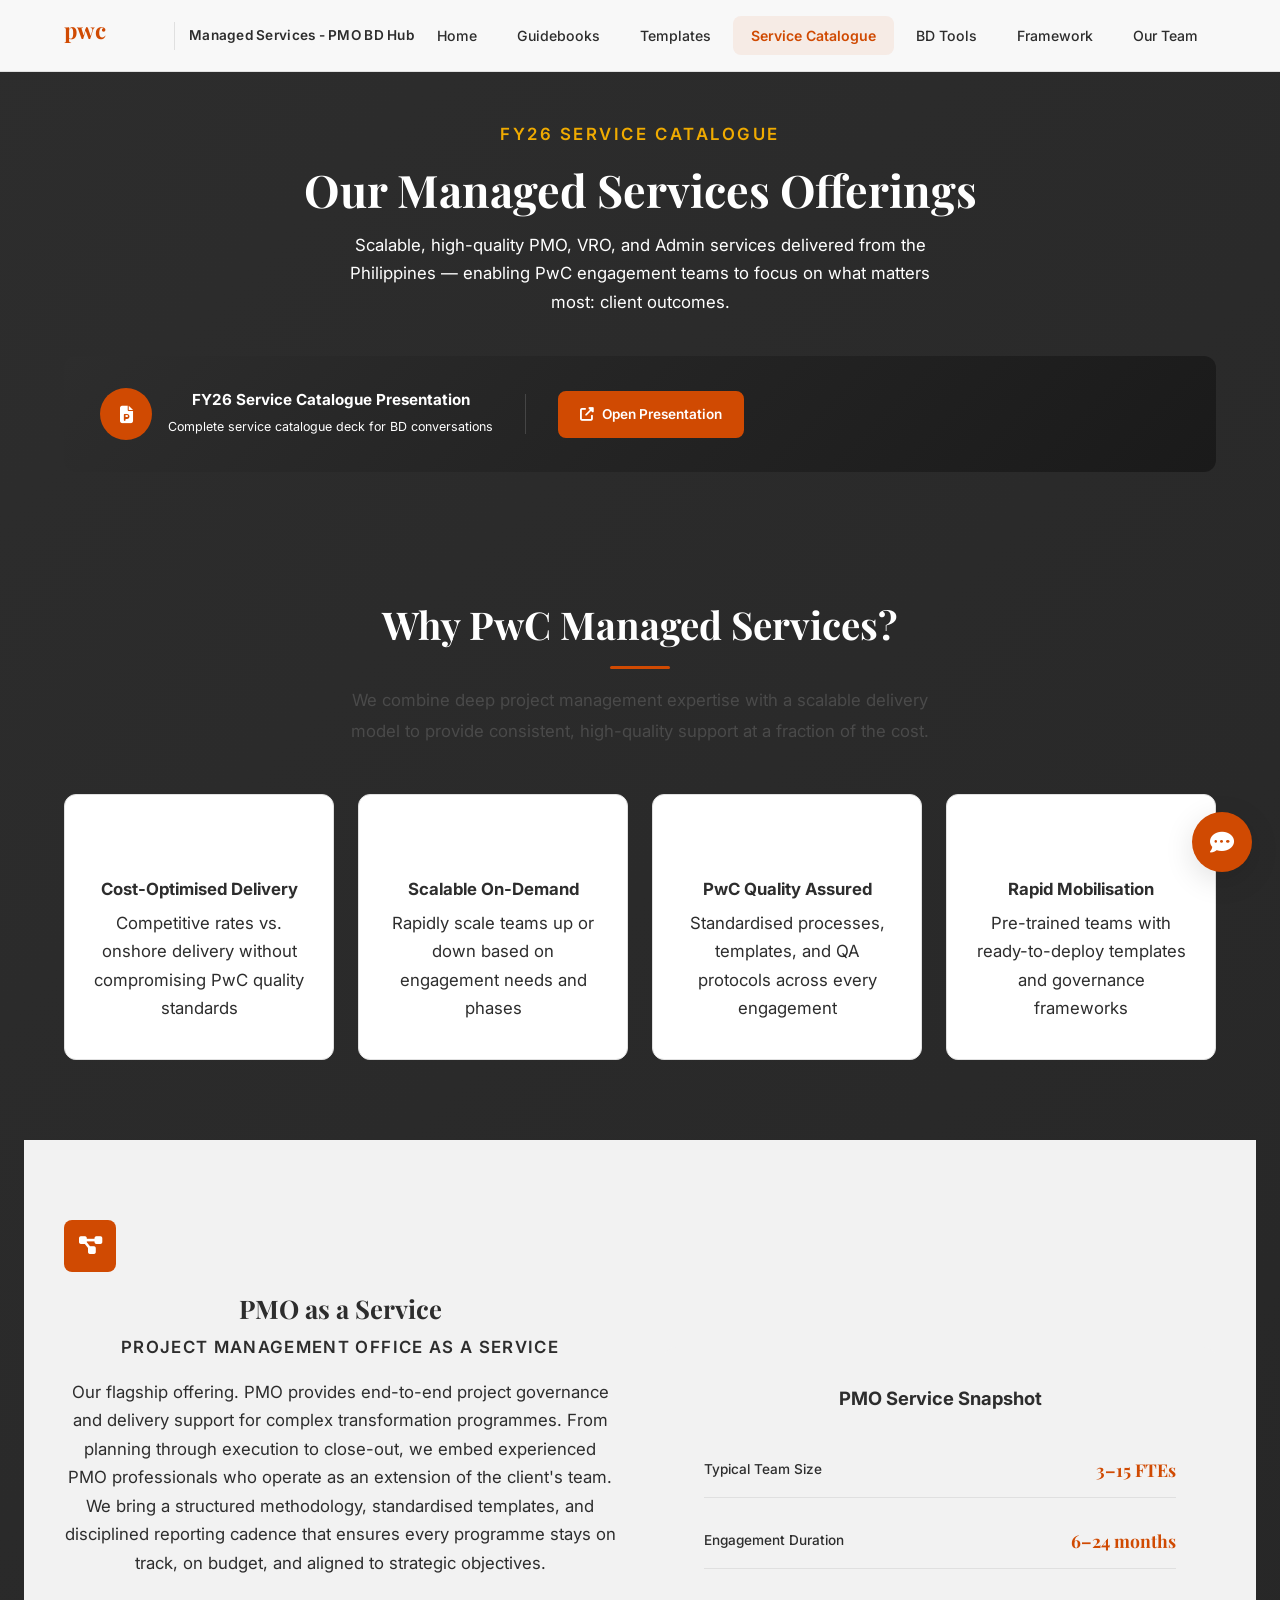
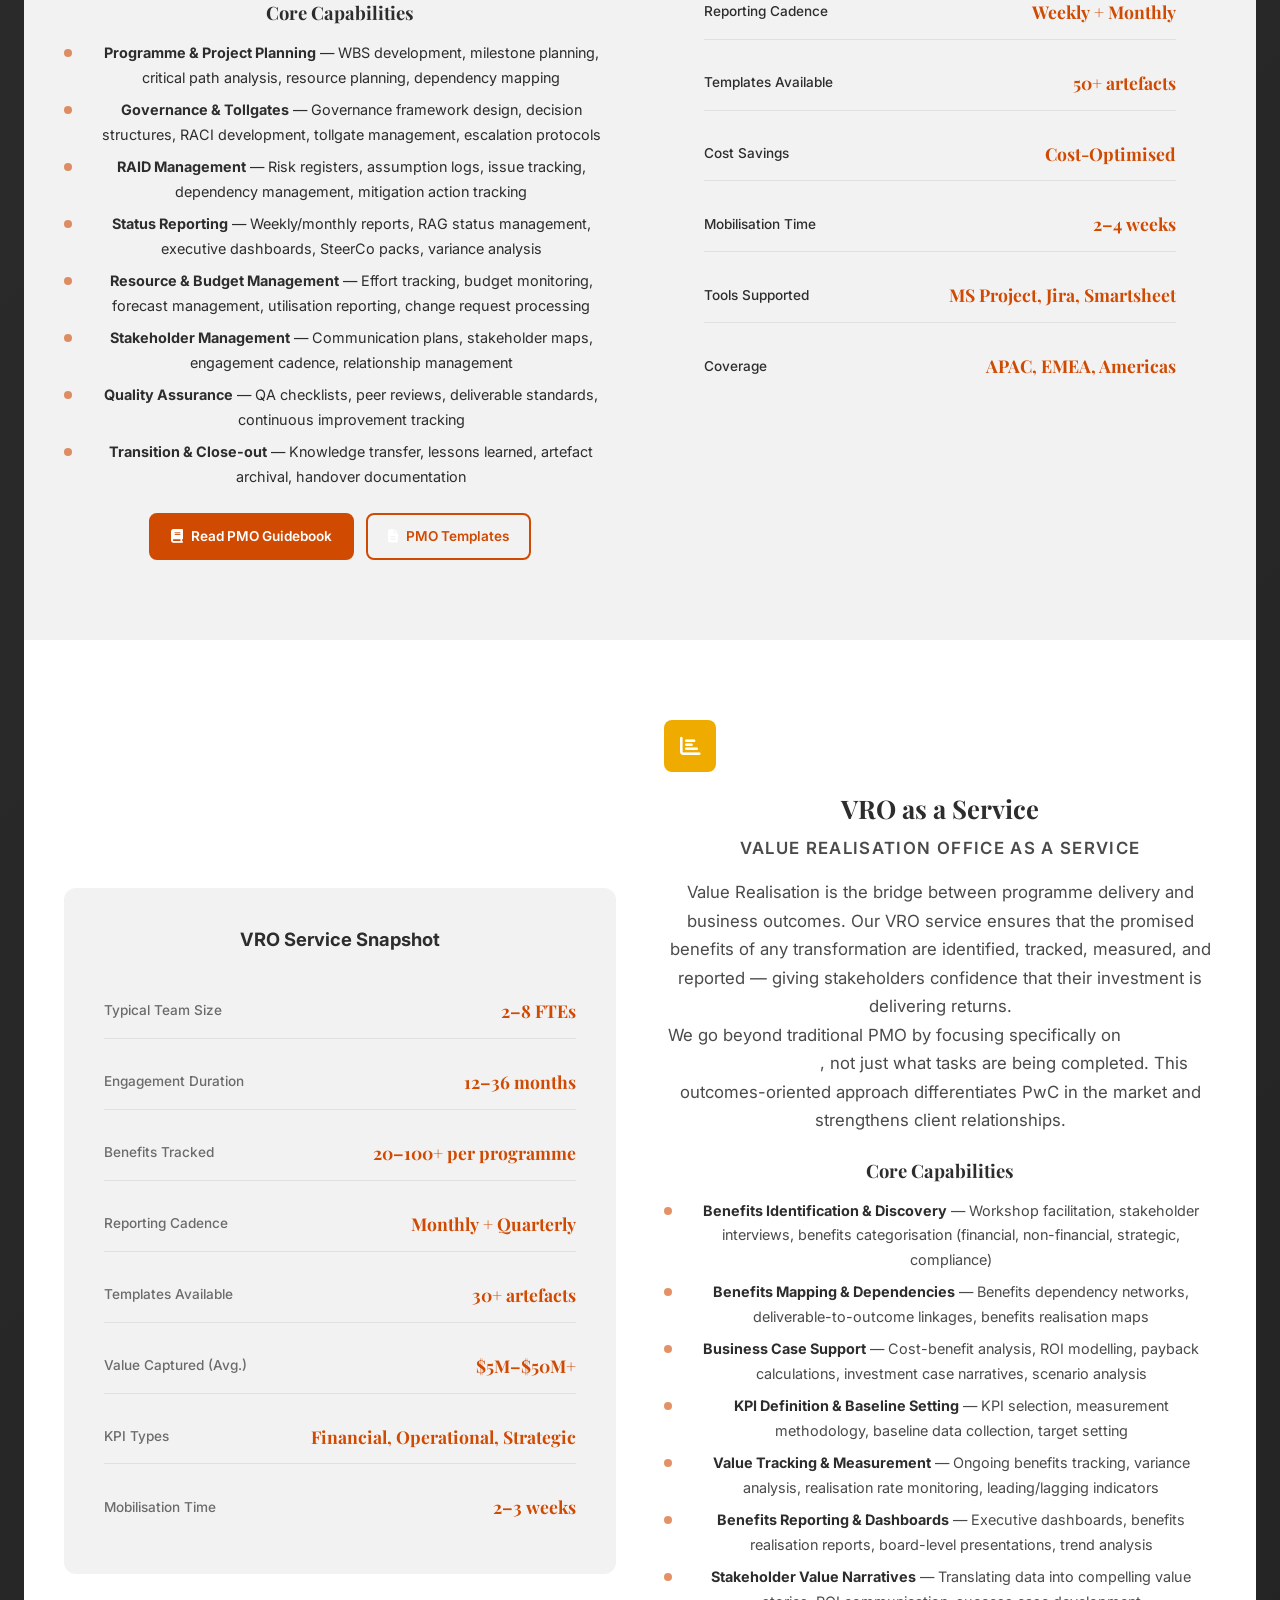
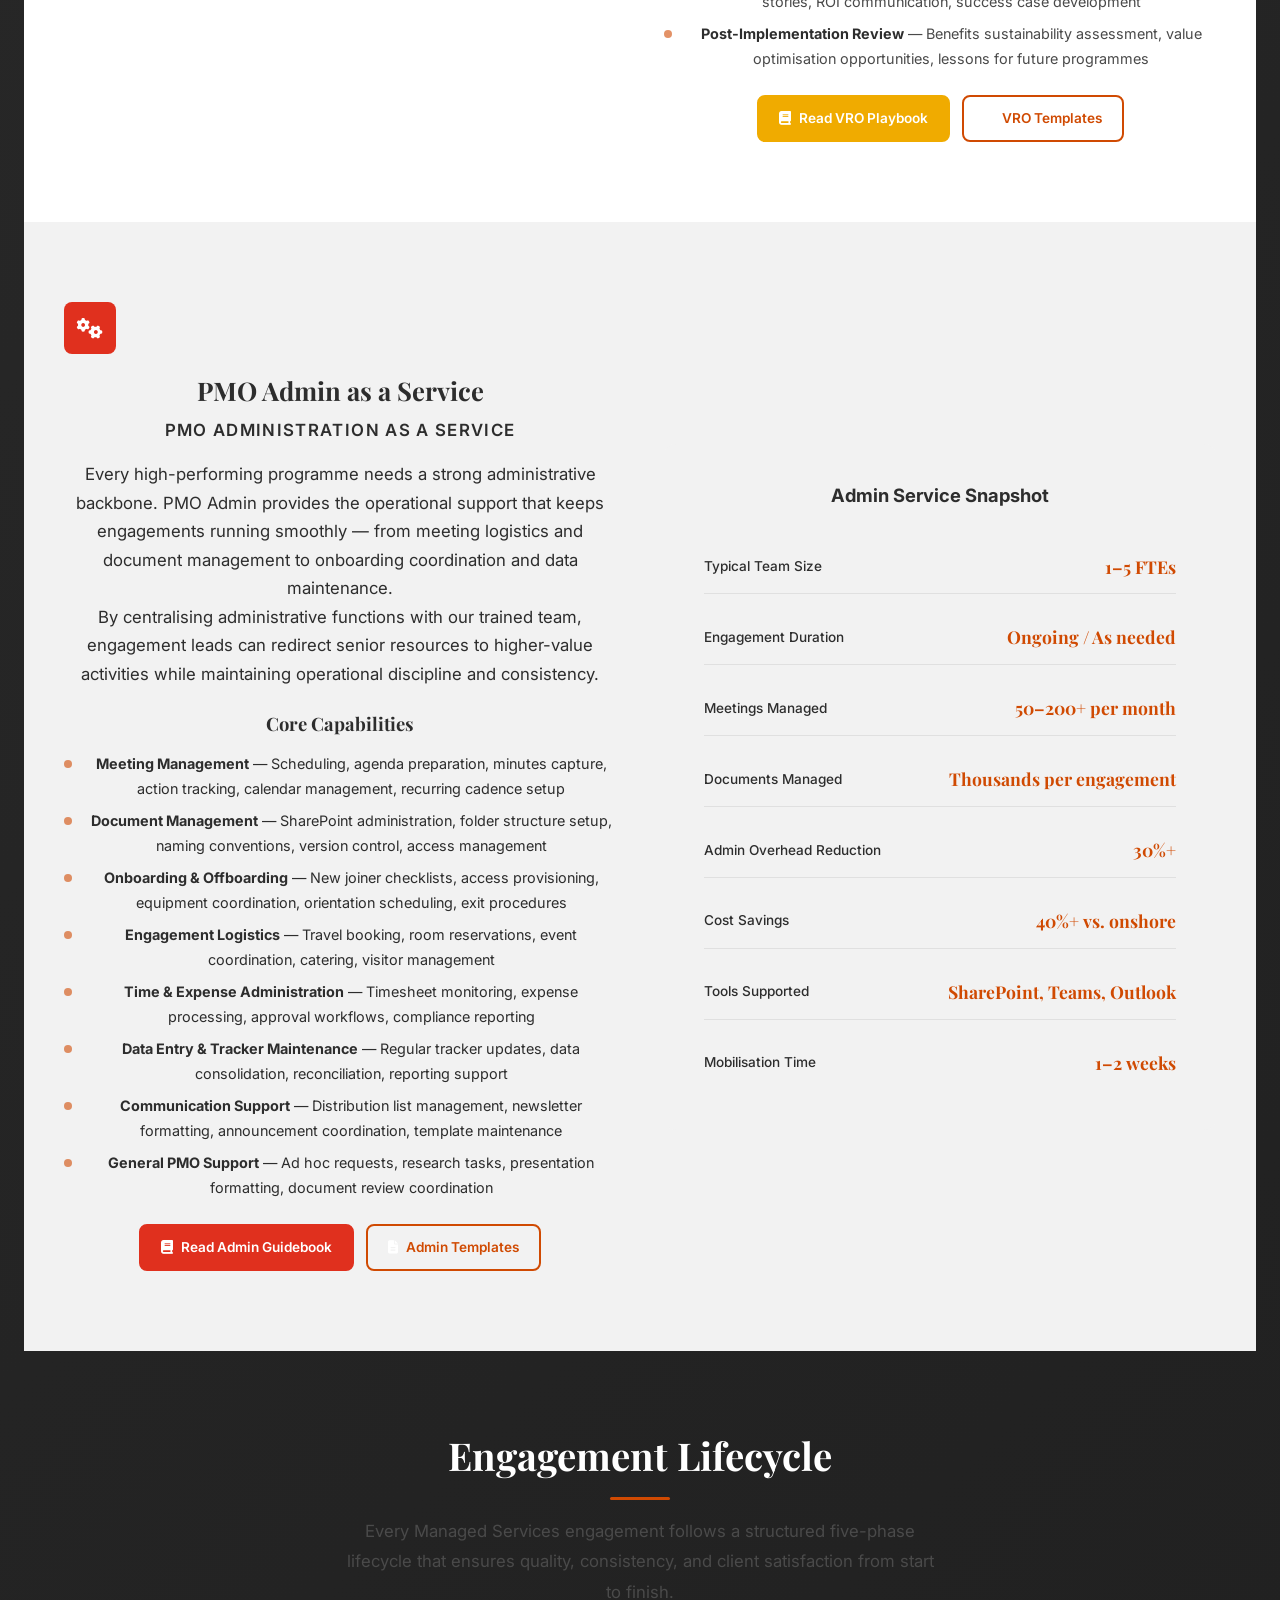
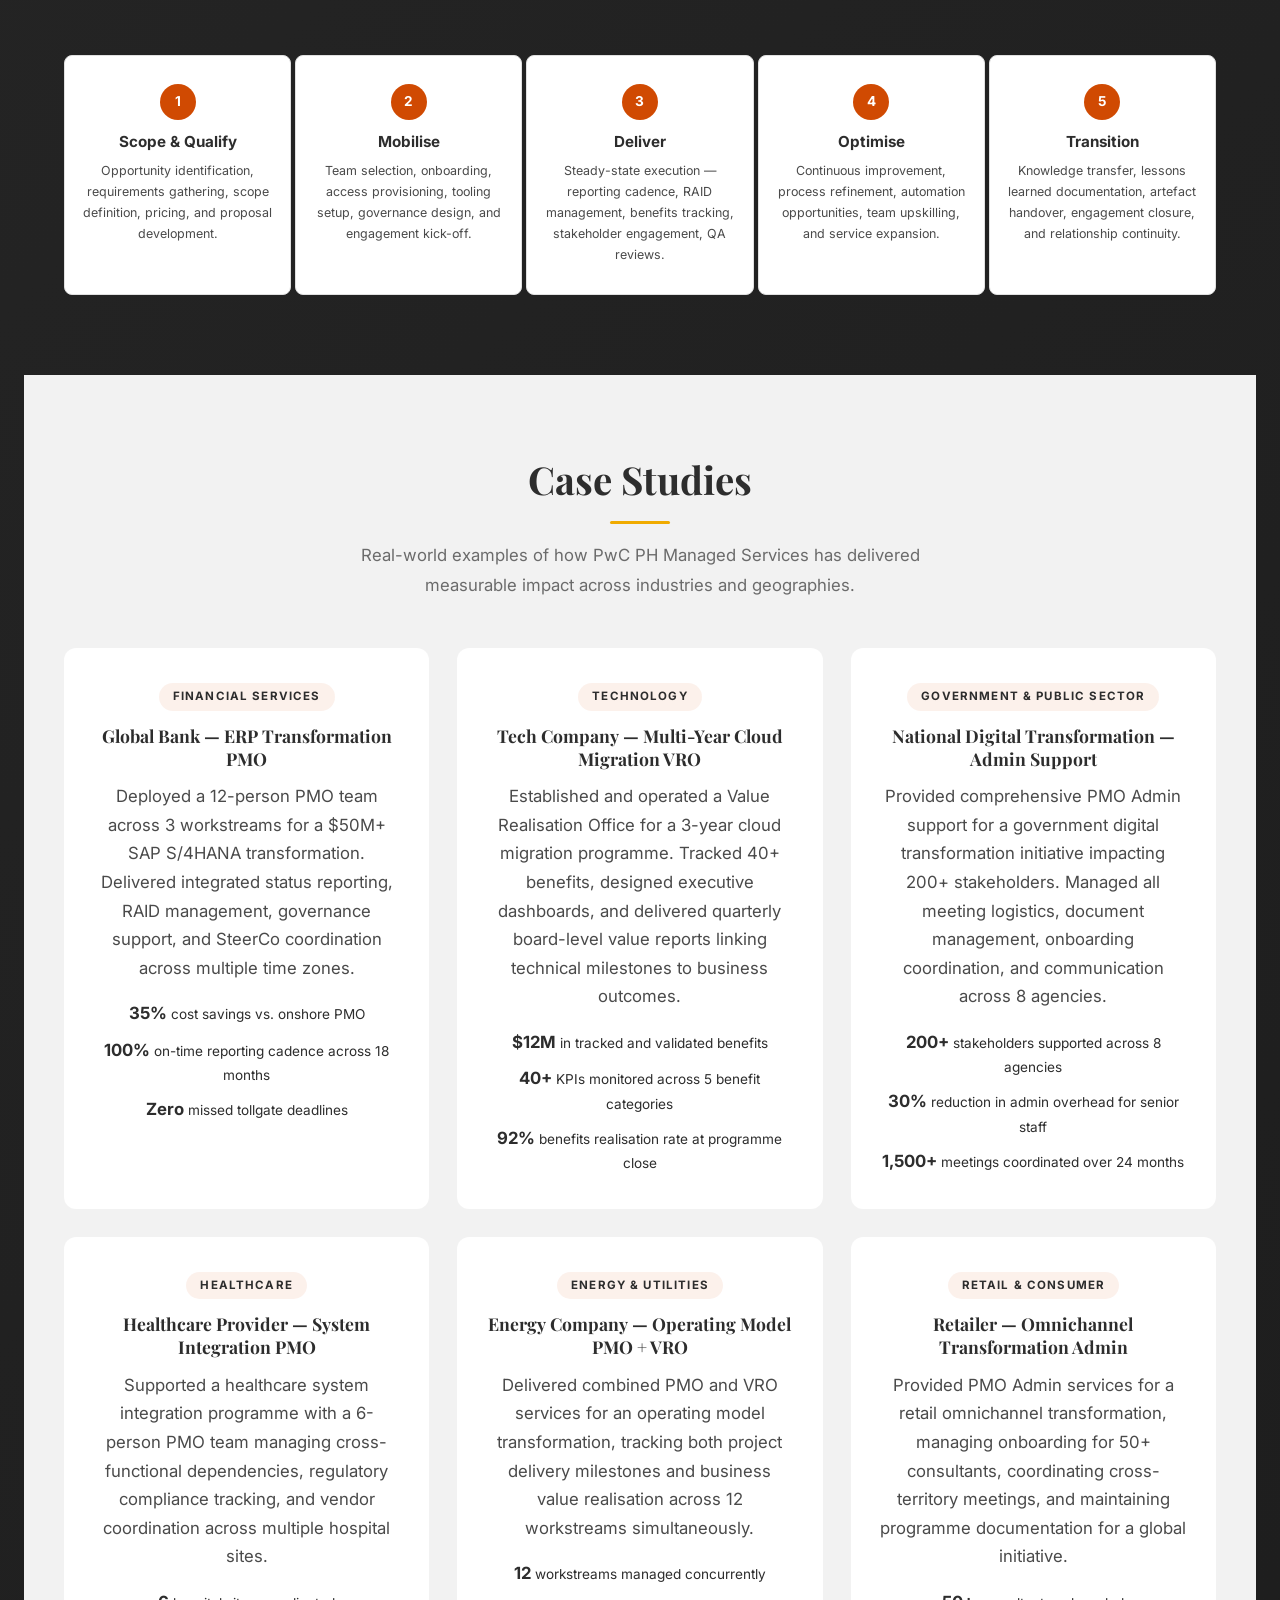
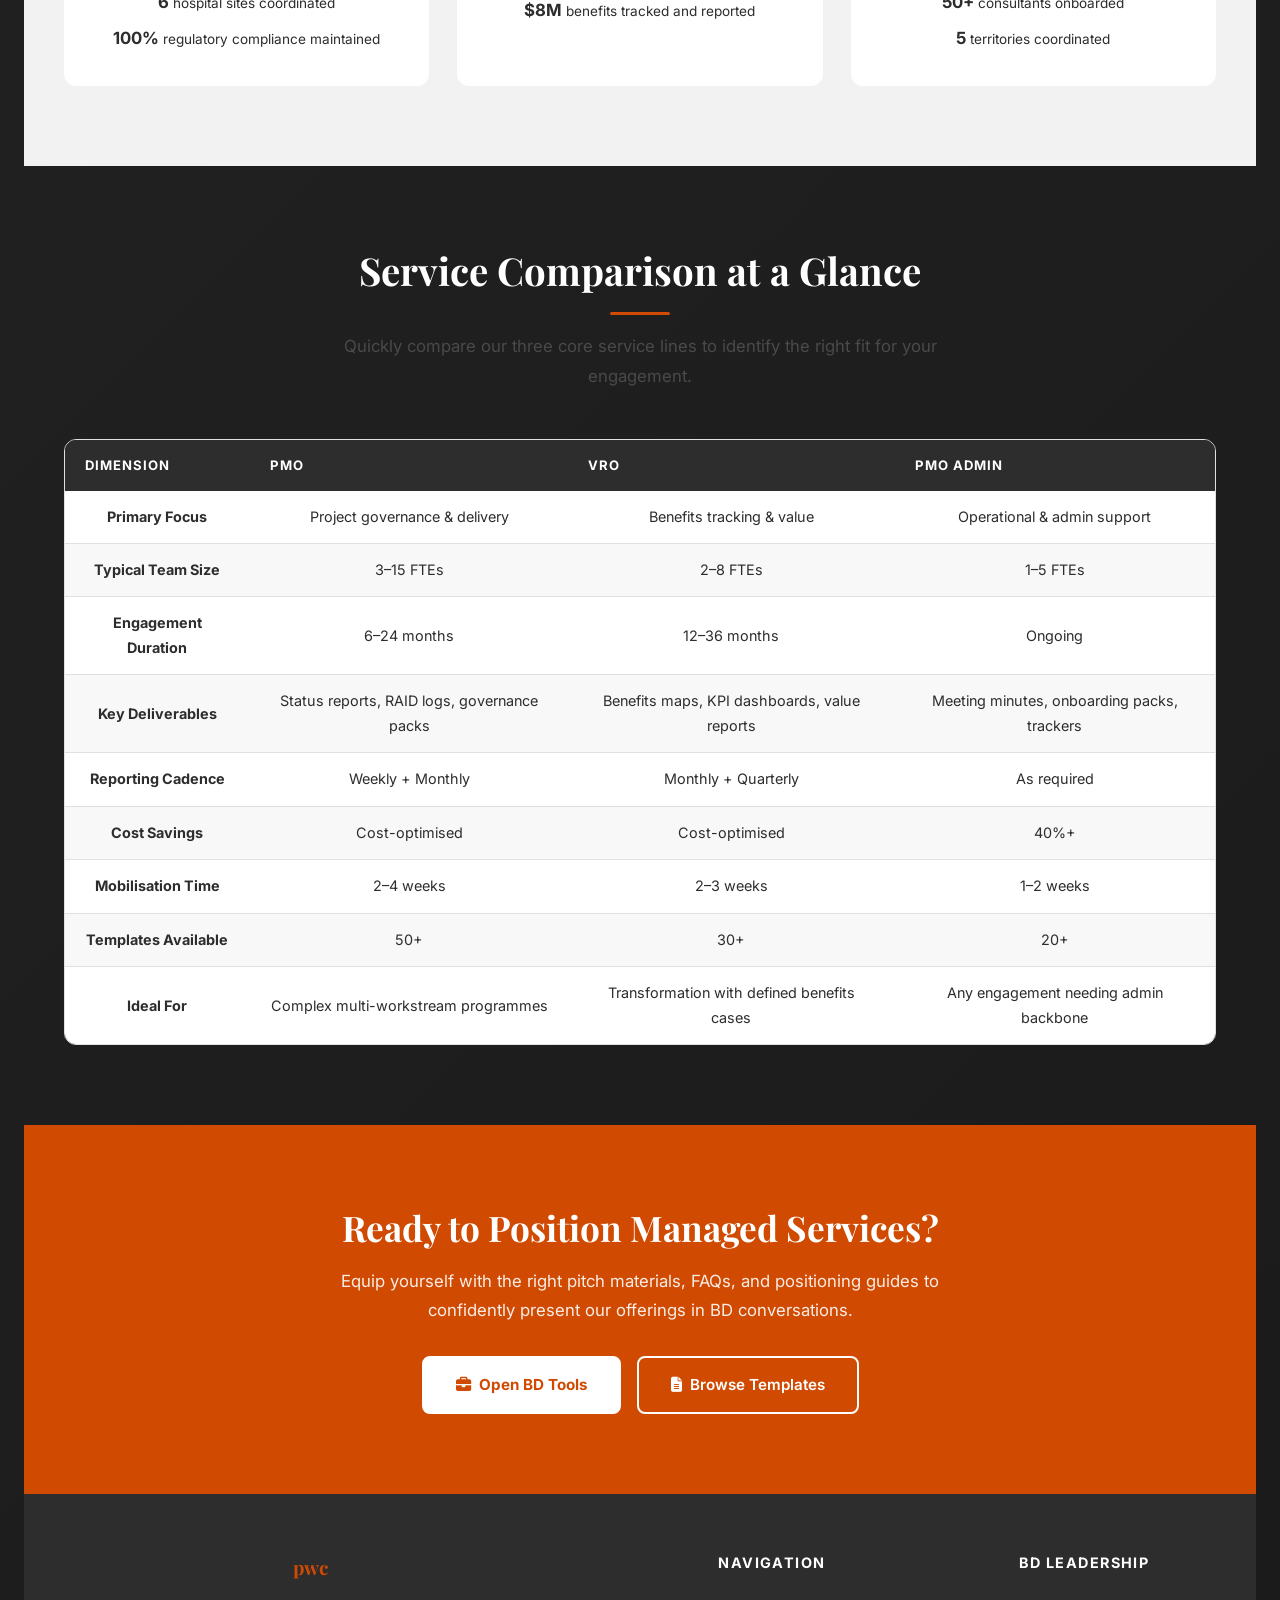
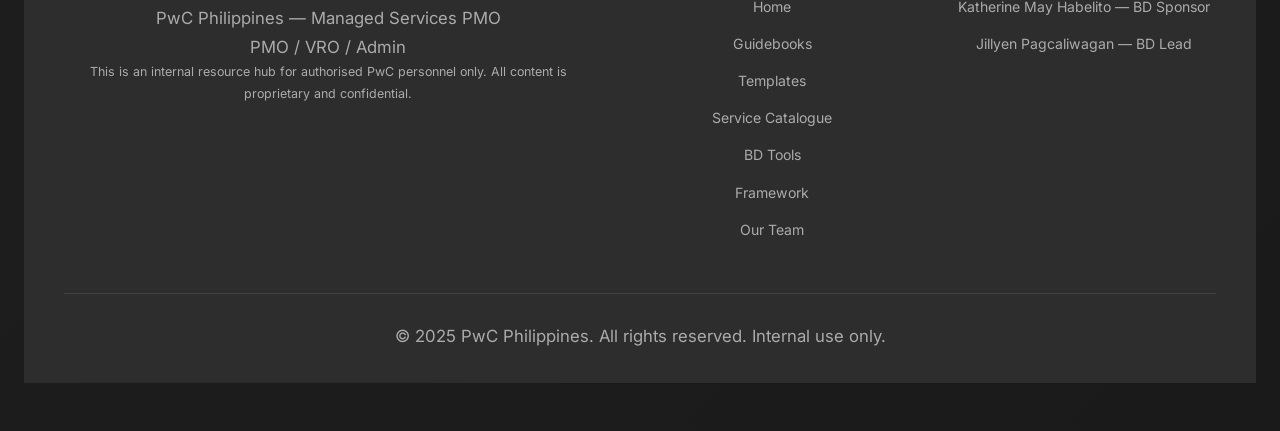
<file: service-catalogue.html>
<!DOCTYPE html>
<html lang="en">
<head>
    <meta charset="UTF-8">
    <meta name="viewport" content="width=device-width, initial-scale=1.0">
    <title>Service Catalogue — Managed Services - PMO BD Hub</title>
    <link rel="stylesheet" href="css/styles.css">
    <link href="https://fonts.googleapis.com/css2?family=Playfair+Display:wght@400;600;700&family=Inter:wght@300;400;500;600;700&display=swap" rel="stylesheet">
    <link rel="stylesheet" href="https://cdnjs.cloudflare.com/ajax/libs/font-awesome/6.5.0/css/all.min.css">
</head>
<body>

<!-- ===== MOBILE NAV OVERLAY ===== -->
<div class="nav-overlay" id="navOverlay"></div>

<!-- ===== HEADER ===== -->
<header class="site-header" id="siteHeader">
    <div class="header-container">
        <div class="logo-area">
            <div class="pwc-logo">
                <svg viewBox="0 0 120 40" class="logo-svg">
                    <text x="0" y="30" font-family="'Playfair Display', serif" font-size="28" font-weight="700" fill="#D04A02">pwc</text>
                </svg>
            </div>
            <div class="logo-divider"></div>
            <span class="logo-text">Managed Services - PMO BD Hub</span>
        </div>
        <nav class="main-nav" id="mainNav">
            <a href="index.html" class="nav-link">Home</a>
            <a href="guidebooks.html" class="nav-link">Guidebooks</a>
            <a href="templates.html" class="nav-link">Templates</a>
            <a href="service-catalogue.html" class="nav-link active">Service Catalogue</a>
            <a href="bd-tools.html" class="nav-link">BD Tools</a>
            <a href="framework.html" class="nav-link">Framework</a>
            <a href="team.html" class="nav-link">Our Team</a>
        </nav>
        <button class="mobile-toggle" id="mobileToggle" aria-label="Toggle navigation">
            <span></span><span></span><span></span>
        </button>
    </div>
</header>

<!-- ===== PAGE BANNER ===== -->
<section class="page-banner">
    <p class="hero-eyebrow">FY26 Service Catalogue</p>
    <h1>Our Managed Services Offerings</h1>
    <p>Scalable, high-quality PMO, VRO, and Admin services delivered from the Philippines — enabling PwC engagement teams to focus on what matters most: client outcomes.</p>

<!-- SERVICE CATALOGUE DOWNLOAD -->
<section class="section" style="padding-bottom:0; padding-top:40px;">
    <div class="container">
        <div class="bd-leadership fade-in">
            <div class="bd-leadership-item">
                <div class="bd-leadership-avatar" style="background:#D04A02;"><i class="fas fa-file-powerpoint" style="font-size:1.1rem;"></i></div>
                <div class="bd-leadership-info">
                    <h4>FY26 Service Catalogue Presentation</h4>
                    <span>Complete service catalogue deck for BD conversations</span>
                </div>
            </div>
            <div class="bd-leadership-divider"></div>
            <div class="bd-leadership-item">
                <a href="https://pwcapac.sharepoint.com/:p:/r/teams/PH-INT-CNST-PH-PMO-Team/Shared%20Documents/04%20-%20Business%20Development/FY26/FY26%20Managed%20Service%20-%20Service%20Catalogue.pptx?d=w376e3f245f714858a7389cfdc291ee81&csf=1&web=1&e=bfYvaD" target="_blank" class="btn btn-primary btn-sm"><i class="fas fa-external-link-alt"></i> Open Presentation</a>
            </div>
        </div>
    </div>
</section>

<!-- ===== VALUE PROPOSITION ===== -->
<section class="section">
    <div class="container">
        <div class="section-header fade-in">
            <h2 class="section-title">Why PwC Managed Services?</h2>
            <p class="section-subtitle">We combine deep project management expertise with a scalable delivery model to provide consistent, high-quality support at a fraction of the cost.</p>
        </div>
        <div class="quick-grid">
            <div class="quick-card fade-in" style="cursor:default;">
                <i class="fas fa-piggy-bank"></i>
                <h4>Cost-Optimised Delivery</h4>
                <p>Competitive rates vs. onshore delivery without compromising PwC quality standards</p>
            </div>
            <div class="quick-card fade-in" style="cursor:default;">
                <i class="fas fa-expand-arrows-alt"></i>
                <h4>Scalable On-Demand</h4>
                <p>Rapidly scale teams up or down based on engagement needs and phases</p>
            </div>
            <div class="quick-card fade-in" style="cursor:default;">
                <i class="fas fa-award"></i>
                <h4>PwC Quality Assured</h4>
                <p>Standardised processes, templates, and QA protocols across every engagement</p>
            </div>
            <div class="quick-card fade-in" style="cursor:default;">
                <i class="fas fa-clock"></i>
                <h4>Rapid Mobilisation</h4>
                <p>Pre-trained teams with ready-to-deploy templates and governance frameworks</p>
            </div>
        </div>
    </div>
</section>

<!-- ===== PMO SERVICE DETAIL ===== -->
<section class="section section-accent" id="pmo">
    <div class="container">
        <div class="service-detail fade-in">
            <div class="service-detail-content">
                <div class="service-icon" style="background:#D04A02; margin-bottom:20px;">
                    <i class="fas fa-project-diagram"></i>
                </div>
                <h3>PMO as a Service</h3>
                <p class="service-tagline">Project Management Office as a Service</p>
                <p>Our flagship offering. PMO provides end-to-end project governance and delivery support for complex transformation programmes. From planning through execution to close-out, we embed experienced PMO professionals who operate as an extension of the client's team.</p>
                <p>We bring a structured methodology, standardised templates, and disciplined reporting cadence that ensures every programme stays on track, on budget, and aligned to strategic objectives.</p>

                <h4 style="margin-top:24px; margin-bottom:12px;">Core Capabilities</h4>
                <ul class="service-features">
                    <li><strong>Programme &amp; Project Planning</strong> — WBS development, milestone planning, critical path analysis, resource planning, dependency mapping</li>
                    <li><strong>Governance &amp; Tollgates</strong> — Governance framework design, decision structures, RACI development, tollgate management, escalation protocols</li>
                    <li><strong>RAID Management</strong> — Risk registers, assumption logs, issue tracking, dependency management, mitigation action tracking</li>
                    <li><strong>Status Reporting</strong> — Weekly/monthly reports, RAG status management, executive dashboards, SteerCo packs, variance analysis</li>
                    <li><strong>Resource &amp; Budget Management</strong> — Effort tracking, budget monitoring, forecast management, utilisation reporting, change request processing</li>
                    <li><strong>Stakeholder Management</strong> — Communication plans, stakeholder maps, engagement cadence, relationship management</li>
                    <li><strong>Quality Assurance</strong> — QA checklists, peer reviews, deliverable standards, continuous improvement tracking</li>
                    <li><strong>Transition &amp; Close-out</strong> — Knowledge transfer, lessons learned, artefact archival, handover documentation</li>
                </ul>

                <div style="margin-top:24px;">
                    <a href="guidebooks.html" class="btn btn-primary btn-sm"><i class="fas fa-book"></i> Read PMO Guidebook</a>
                    <a href="templates.html" class="btn btn-ghost btn-sm" style="margin-left:8px;"><i class="fas fa-file-alt"></i> PMO Templates</a>
                </div>
            </div>
            <div class="service-detail-visual">
                <h4 style="margin-bottom:16px; font-family: var(--font-body);">PMO Service Snapshot</h4>
                <div class="visual-stat">
                    <span class="visual-stat-label">Typical Team Size</span>
                    <span class="visual-stat-value">3–15 FTEs</span>
                </div>
                <div class="visual-stat">
                    <span class="visual-stat-label">Engagement Duration</span>
                    <span class="visual-stat-value">6–24 months</span>
                </div>
                <div class="visual-stat">
                    <span class="visual-stat-label">Reporting Cadence</span>
                    <span class="visual-stat-value">Weekly + Monthly</span>
                </div>
                <div class="visual-stat">
                    <span class="visual-stat-label">Templates Available</span>
                    <span class="visual-stat-value">50+ artefacts</span>
                </div>
                <div class="visual-stat">
                    <span class="visual-stat-label">Cost Savings</span>
                    <span class="visual-stat-value">Cost-Optimised</span>
                </div>
                <div class="visual-stat">
                    <span class="visual-stat-label">Mobilisation Time</span>
                    <span class="visual-stat-value">2–4 weeks</span>
                </div>
                <div class="visual-stat">
                    <span class="visual-stat-label">Tools Supported</span>
                    <span class="visual-stat-value">MS Project, Jira, Smartsheet</span>
                </div>
                <div class="visual-stat">
                    <span class="visual-stat-label">Coverage</span>
                    <span class="visual-stat-value">APAC, EMEA, Americas</span>
                </div>
            </div>
        </div>
    </div>
</section>

<!-- ===== VRO SERVICE DETAIL ===== -->
<section class="section" id="vro">
    <div class="container">
        <div class="service-detail reverse fade-in">
            <div class="service-detail-content">
                <div class="service-icon" style="background:#F0AB00; margin-bottom:20px;">
                    <i class="fas fa-chart-bar"></i>
                </div>
                <h3>VRO as a Service</h3>
                <p class="service-tagline">Value Realisation Office as a Service</p>
                <p>Value Realisation is the bridge between programme delivery and business outcomes. Our VRO service ensures that the promised benefits of any transformation are identified, tracked, measured, and reported — giving stakeholders confidence that their investment is delivering returns.</p>
                <p>We go beyond traditional PMO by focusing specifically on <em>what value is being created</em>, not just what tasks are being completed. This outcomes-oriented approach differentiates PwC in the market and strengthens client relationships.</p>

                <h4 style="margin-top:24px; margin-bottom:12px;">Core Capabilities</h4>
                <ul class="service-features">
                    <li><strong>Benefits Identification &amp; Discovery</strong> — Workshop facilitation, stakeholder interviews, benefits categorisation (financial, non-financial, strategic, compliance)</li>
                    <li><strong>Benefits Mapping &amp; Dependencies</strong> — Benefits dependency networks, deliverable-to-outcome linkages, benefits realisation maps</li>
                    <li><strong>Business Case Support</strong> — Cost-benefit analysis, ROI modelling, payback calculations, investment case narratives, scenario analysis</li>
                    <li><strong>KPI Definition &amp; Baseline Setting</strong> — KPI selection, measurement methodology, baseline data collection, target setting</li>
                    <li><strong>Value Tracking &amp; Measurement</strong> — Ongoing benefits tracking, variance analysis, realisation rate monitoring, leading/lagging indicators</li>
                    <li><strong>Benefits Reporting &amp; Dashboards</strong> — Executive dashboards, benefits realisation reports, board-level presentations, trend analysis</li>
                    <li><strong>Stakeholder Value Narratives</strong> — Translating data into compelling value stories, ROI communication, success case development</li>
                    <li><strong>Post-Implementation Review</strong> — Benefits sustainability assessment, value optimisation opportunities, lessons for future programmes</li>
                </ul>

                <div style="margin-top:24px;">
                    <a href="guidebooks.html" class="btn btn-primary btn-sm" style="border-color:#F0AB00; background:#F0AB00;"><i class="fas fa-book"></i> Read VRO Playbook</a>
                    <a href="templates.html" class="btn btn-ghost btn-sm" style="margin-left:8px;"><i class="fas fa-file-alt"></i> VRO Templates</a>
                </div>
            </div>
            <div class="service-detail-visual">
                <h4 style="margin-bottom:16px; font-family: var(--font-body);">VRO Service Snapshot</h4>
                <div class="visual-stat">
                    <span class="visual-stat-label">Typical Team Size</span>
                    <span class="visual-stat-value">2–8 FTEs</span>
                </div>
                <div class="visual-stat">
                    <span class="visual-stat-label">Engagement Duration</span>
                    <span class="visual-stat-value">12–36 months</span>
                </div>
                <div class="visual-stat">
                    <span class="visual-stat-label">Benefits Tracked</span>
                    <span class="visual-stat-value">20–100+ per programme</span>
                </div>
                <div class="visual-stat">
                    <span class="visual-stat-label">Reporting Cadence</span>
                    <span class="visual-stat-value">Monthly + Quarterly</span>
                </div>
                <div class="visual-stat">
                    <span class="visual-stat-label">Templates Available</span>
                    <span class="visual-stat-value">30+ artefacts</span>
                </div>
                <div class="visual-stat">
                    <span class="visual-stat-label">Value Captured (Avg.)</span>
                    <span class="visual-stat-value">$5M–$50M+</span>
                </div>
                <div class="visual-stat">
                    <span class="visual-stat-label">KPI Types</span>
                    <span class="visual-stat-value">Financial, Operational, Strategic</span>
                </div>
                <div class="visual-stat">
                    <span class="visual-stat-label">Mobilisation Time</span>
                    <span class="visual-stat-value">2–3 weeks</span>
                </div>
            </div>
        </div>
    </div>
</section>

<!-- ===== MS-ADMIN SERVICE DETAIL ===== -->
<section class="section section-accent" id="admin">
    <div class="container">
        <div class="service-detail fade-in">
            <div class="service-detail-content">
                <div class="service-icon" style="background:#E0301E; margin-bottom:20px;">
                    <i class="fas fa-cogs"></i>
                </div>
                <h3>PMO Admin as a Service</h3>
                <p class="service-tagline">PMO Administration as a Service</p>
                <p>Every high-performing programme needs a strong administrative backbone. PMO Admin provides the operational support that keeps engagements running smoothly — from meeting logistics and document management to onboarding coordination and data maintenance.</p>
                <p>By centralising administrative functions with our trained team, engagement leads can redirect senior resources to higher-value activities while maintaining operational discipline and consistency.</p>

                <h4 style="margin-top:24px; margin-bottom:12px;">Core Capabilities</h4>
                <ul class="service-features">
                    <li><strong>Meeting Management</strong> — Scheduling, agenda preparation, minutes capture, action tracking, calendar management, recurring cadence setup</li>
                    <li><strong>Document Management</strong> — SharePoint administration, folder structure setup, naming conventions, version control, access management</li>
                    <li><strong>Onboarding &amp; Offboarding</strong> — New joiner checklists, access provisioning, equipment coordination, orientation scheduling, exit procedures</li>
                    <li><strong>Engagement Logistics</strong> — Travel booking, room reservations, event coordination, catering, visitor management</li>
                    <li><strong>Time &amp; Expense Administration</strong> — Timesheet monitoring, expense processing, approval workflows, compliance reporting</li>
                    <li><strong>Data Entry &amp; Tracker Maintenance</strong> — Regular tracker updates, data consolidation, reconciliation, reporting support</li>
                    <li><strong>Communication Support</strong> — Distribution list management, newsletter formatting, announcement coordination, template maintenance</li>
                    <li><strong>General PMO Support</strong> — Ad hoc requests, research tasks, presentation formatting, document review coordination</li>
                </ul>

                <div style="margin-top:24px;">
                    <a href="guidebooks.html" class="btn btn-primary btn-sm" style="border-color:#E0301E; background:#E0301E;"><i class="fas fa-book"></i> Read Admin Guidebook</a>
                    <a href="templates.html" class="btn btn-ghost btn-sm" style="margin-left:8px;"><i class="fas fa-file-alt"></i> Admin Templates</a>
                </div>
            </div>
            <div class="service-detail-visual">
                <h4 style="margin-bottom:16px; font-family: var(--font-body);">Admin Service Snapshot</h4>
                <div class="visual-stat">
                    <span class="visual-stat-label">Typical Team Size</span>
                    <span class="visual-stat-value">1–5 FTEs</span>
                </div>
                <div class="visual-stat">
                    <span class="visual-stat-label">Engagement Duration</span>
                    <span class="visual-stat-value">Ongoing / As needed</span>
                </div>
                <div class="visual-stat">
                    <span class="visual-stat-label">Meetings Managed</span>
                    <span class="visual-stat-value">50–200+ per month</span>
                </div>
                <div class="visual-stat">
                    <span class="visual-stat-label">Documents Managed</span>
                    <span class="visual-stat-value">Thousands per engagement</span>
                </div>
                <div class="visual-stat">
                    <span class="visual-stat-label">Admin Overhead Reduction</span>
                    <span class="visual-stat-value">30%+</span>
                </div>
                <div class="visual-stat">
                    <span class="visual-stat-label">Cost Savings</span>
                    <span class="visual-stat-value">40%+ vs. onshore</span>
                </div>
                <div class="visual-stat">
                    <span class="visual-stat-label">Tools Supported</span>
                    <span class="visual-stat-value">SharePoint, Teams, Outlook</span>
                </div>
                <div class="visual-stat">
                    <span class="visual-stat-label">Mobilisation Time</span>
                    <span class="visual-stat-value">1–2 weeks</span>
                </div>
            </div>
        </div>
    </div>
</section>

<!-- ===== ENGAGEMENT LIFECYCLE ===== -->
<section class="section" id="lifecycle">
    <div class="container">
        <div class="section-header fade-in">
            <h2 class="section-title">Engagement Lifecycle</h2>
            <p class="section-subtitle">Every Managed Services engagement follows a structured five-phase lifecycle that ensures quality, consistency, and client satisfaction from start to finish.</p>
        </div>
        <div class="lifecycle-steps fade-in">
            <div class="lifecycle-step">
                <span class="step-num">1</span>
                <h4>Scope &amp; Qualify</h4>
                <p>Opportunity identification, requirements gathering, scope definition, pricing, and proposal development.</p>
            </div>
            <div class="lifecycle-step">
                <span class="step-num">2</span>
                <h4>Mobilise</h4>
                <p>Team selection, onboarding, access provisioning, tooling setup, governance design, and engagement kick-off.</p>
            </div>
            <div class="lifecycle-step">
                <span class="step-num">3</span>
                <h4>Deliver</h4>
                <p>Steady-state execution — reporting cadence, RAID management, benefits tracking, stakeholder engagement, QA reviews.</p>
            </div>
            <div class="lifecycle-step">
                <span class="step-num">4</span>
                <h4>Optimise</h4>
                <p>Continuous improvement, process refinement, automation opportunities, team upskilling, and service expansion.</p>
            </div>
            <div class="lifecycle-step">
                <span class="step-num">5</span>
                <h4>Transition</h4>
                <p>Knowledge transfer, lessons learned documentation, artefact handover, engagement closure, and relationship continuity.</p>
            </div>
        </div>
    </div>
</section>

<!-- ===== CASE STUDIES ===== -->
<section class="section section-dark" id="caseStudies">
    <div class="container">
        <div class="section-header fade-in">
            <h2 class="section-title light">Case Studies</h2>
            <p class="section-subtitle light">Real-world examples of how PwC PH Managed Services has delivered measurable impact across industries and geographies.</p>
        </div>
        <div class="case-grid">
            <div class="case-card fade-in" style="background:rgba(255,255,255,0.05); border-color:rgba(255,255,255,0.1);">
                <div class="case-badge">Financial Services</div>
                <h4 style="color:#fff;">Global Bank — ERP Transformation PMO</h4>
                <p style="color:rgba(255,255,255,0.65);">Deployed a 12-person PMO team across 3 workstreams for a $50M+ SAP S/4HANA transformation. Delivered integrated status reporting, RAID management, governance support, and SteerCo coordination across multiple time zones.</p>
                <div class="case-results" style="border-color:rgba(255,255,255,0.1);">
                    <span style="color:rgba(255,255,255,0.7);"><strong>35%</strong> cost savings vs. onshore PMO</span>
                    <span style="color:rgba(255,255,255,0.7);"><strong>100%</strong> on-time reporting cadence across 18 months</span>
                    <span style="color:rgba(255,255,255,0.7);"><strong>Zero</strong> missed tollgate deadlines</span>
                </div>
            </div>
            <div class="case-card fade-in" style="background:rgba(255,255,255,0.05); border-color:rgba(255,255,255,0.1);">
                <div class="case-badge">Technology</div>
                <h4 style="color:#fff;">Tech Company — Multi-Year Cloud Migration VRO</h4>
                <p style="color:rgba(255,255,255,0.65);">Established and operated a Value Realisation Office for a 3-year cloud migration programme. Tracked 40+ benefits, designed executive dashboards, and delivered quarterly board-level value reports linking technical milestones to business outcomes.</p>
                <div class="case-results" style="border-color:rgba(255,255,255,0.1);">
                    <span style="color:rgba(255,255,255,0.7);"><strong>$12M</strong> in tracked and validated benefits</span>
                    <span style="color:rgba(255,255,255,0.7);"><strong>40+</strong> KPIs monitored across 5 benefit categories</span>
                    <span style="color:rgba(255,255,255,0.7);"><strong>92%</strong> benefits realisation rate at programme close</span>
                </div>
            </div>
            <div class="case-card fade-in" style="background:rgba(255,255,255,0.05); border-color:rgba(255,255,255,0.1);">
                <div class="case-badge">Government &amp; Public Sector</div>
                <h4 style="color:#fff;">National Digital Transformation — Admin Support</h4>
                <p style="color:rgba(255,255,255,0.65);">Provided comprehensive PMO Admin support for a government digital transformation initiative impacting 200+ stakeholders. Managed all meeting logistics, document management, onboarding coordination, and communication across 8 agencies.</p>
                <div class="case-results" style="border-color:rgba(255,255,255,0.1);">
                    <span style="color:rgba(255,255,255,0.7);"><strong>200+</strong> stakeholders supported across 8 agencies</span>
                    <span style="color:rgba(255,255,255,0.7);"><strong>30%</strong> reduction in admin overhead for senior staff</span>
                    <span style="color:rgba(255,255,255,0.7);"><strong>1,500+</strong> meetings coordinated over 24 months</span>
                </div>
            </div>
        </div>

        <!-- Additional case studies row -->
        <div class="case-grid" style="margin-top:28px;">
            <div class="case-card fade-in" style="background:rgba(255,255,255,0.05); border-color:rgba(255,255,255,0.1);">
                <div class="case-badge">Healthcare</div>
                <h4 style="color:#fff;">Healthcare Provider — System Integration PMO</h4>
                <p style="color:rgba(255,255,255,0.65);">Supported a healthcare system integration programme with a 6-person PMO team managing cross-functional dependencies, regulatory compliance tracking, and vendor coordination across multiple hospital sites.</p>
                <div class="case-results" style="border-color:rgba(255,255,255,0.1);">
                    <span style="color:rgba(255,255,255,0.7);"><strong>6</strong> hospital sites coordinated</span>
                    <span style="color:rgba(255,255,255,0.7);"><strong>100%</strong> regulatory compliance maintained</span>
                </div>
            </div>
            <div class="case-card fade-in" style="background:rgba(255,255,255,0.05); border-color:rgba(255,255,255,0.1);">
                <div class="case-badge">Energy &amp; Utilities</div>
                <h4 style="color:#fff;">Energy Company — Operating Model PMO + VRO</h4>
                <p style="color:rgba(255,255,255,0.65);">Delivered combined PMO and VRO services for an operating model transformation, tracking both project delivery milestones and business value realisation across 12 workstreams simultaneously.</p>
                <div class="case-results" style="border-color:rgba(255,255,255,0.1);">
                    <span style="color:rgba(255,255,255,0.7);"><strong>12</strong> workstreams managed concurrently</span>
                    <span style="color:rgba(255,255,255,0.7);"><strong>$8M</strong> benefits tracked and reported</span>
                </div>
            </div>
            <div class="case-card fade-in" style="background:rgba(255,255,255,0.05); border-color:rgba(255,255,255,0.1);">
                <div class="case-badge">Retail &amp; Consumer</div>
                <h4 style="color:#fff;">Retailer — Omnichannel Transformation Admin</h4>
                <p style="color:rgba(255,255,255,0.65);">Provided PMO Admin services for a retail omnichannel transformation, managing onboarding for 50+ consultants, coordinating cross-territory meetings, and maintaining programme documentation for a global initiative.</p>
                <div class="case-results" style="border-color:rgba(255,255,255,0.1);">
                    <span style="color:rgba(255,255,255,0.7);"><strong>50+</strong> consultants onboarded</span>
                    <span style="color:rgba(255,255,255,0.7);"><strong>5</strong> territories coordinated</span>
                </div>
            </div>
        </div>
    </div>
</section>

<!-- ===== SERVICE COMPARISON ===== -->
<section class="section">
    <div class="container">
        <div class="section-header fade-in">
            <h2 class="section-title">Service Comparison at a Glance</h2>
            <p class="section-subtitle">Quickly compare our three core service lines to identify the right fit for your engagement.</p>
        </div>
        <div class="fade-in" style="overflow-x:auto;">
            <table class="templates-table">
                <thead>
                    <tr>
                        <th>Dimension</th>
                        <th>PMO</th>
                        <th>VRO</th>
                        <th>PMO Admin</th>
                    </tr>
                </thead>
                <tbody>
                    <tr>
                        <td><strong>Primary Focus</strong></td>
                        <td>Project governance &amp; delivery</td>
                        <td>Benefits tracking &amp; value</td>
                        <td>Operational &amp; admin support</td>
                    </tr>
                    <tr>
                        <td><strong>Typical Team Size</strong></td>
                        <td>3–15 FTEs</td>
                        <td>2–8 FTEs</td>
                        <td>1–5 FTEs</td>
                    </tr>
                    <tr>
                        <td><strong>Engagement Duration</strong></td>
                        <td>6–24 months</td>
                        <td>12–36 months</td>
                        <td>Ongoing</td>
                    </tr>
                    <tr>
                        <td><strong>Key Deliverables</strong></td>
                        <td>Status reports, RAID logs, governance packs</td>
                        <td>Benefits maps, KPI dashboards, value reports</td>
                        <td>Meeting minutes, onboarding packs, trackers</td>
                    </tr>
                    <tr>
                        <td><strong>Reporting Cadence</strong></td>
                        <td>Weekly + Monthly</td>
                        <td>Monthly + Quarterly</td>
                        <td>As required</td>
                    </tr>
                    <tr>
                        <td><strong>Cost Savings</strong></td>
                        <td>Cost-optimised</td>
                        <td>Cost-optimised</td>
                        <td>40%+</td>
                    </tr>
                    <tr>
                        <td><strong>Mobilisation Time</strong></td>
                        <td>2–4 weeks</td>
                        <td>2–3 weeks</td>
                        <td>1–2 weeks</td>
                    </tr>
                    <tr>
                        <td><strong>Templates Available</strong></td>
                        <td>50+</td>
                        <td>30+</td>
                        <td>20+</td>
                    </tr>
                    <tr>
                        <td><strong>Ideal For</strong></td>
                        <td>Complex multi-workstream programmes</td>
                        <td>Transformation with defined benefits cases</td>
                        <td>Any engagement needing admin backbone</td>
                    </tr>
                </tbody>
            </table>
        </div>
    </div>
</section>

<!-- ===== CTA SECTION ===== -->
<section class="section section-orange">
    <div class="container" style="text-align:center;">
        <div class="fade-in">
            <h2 style="color:#fff; font-size:clamp(1.6rem,4vw,2.2rem); margin-bottom:16px;">Ready to Position Managed Services?</h2>
            <p style="color:rgba(255,255,255,0.85); max-width:600px; margin:0 auto 32px; font-size:1.05rem;">Equip yourself with the right pitch materials, FAQs, and positioning guides to confidently present our offerings in BD conversations.</p>
            <div style="display:flex; gap:16px; justify-content:center; flex-wrap:wrap;">
                <a href="bd-tools.html" class="btn" style="background:#fff; color:#D04A02; border-color:#fff; font-weight:700;"><i class="fas fa-briefcase"></i> Open BD Tools</a>
                <a href="templates.html" class="btn btn-outline"><i class="fas fa-file-alt"></i> Browse Templates</a>
            </div>
        </div>
    </div>
</section>

<!-- FOOTER -->
<footer class="site-footer">
    <div class="container">
        <div class="footer-grid">
            <div class="footer-col">
                <div class="footer-logo">
                    <svg viewBox="0 0 80 30" class="logo-svg-sm">
                        <text x="0" y="24" font-family="'Playfair Display', serif" font-size="22" font-weight="700" fill="#D04A02">pwc</text>
                    </svg>
                </div>
                <p>PwC Philippines &mdash; Managed Services PMO<br>PMO / VRO / Admin</p>
                <p class="footer-disclaimer">This is an internal resource hub for authorised PwC personnel only. All content is proprietary and confidential.</p>
            </div>
            <div class="footer-col">
                <h4>Navigation</h4>
                <ul>
                    <li><a href="index.html">Home</a></li>
                    <li><a href="guidebooks.html">Guidebooks</a></li>
                    <li><a href="templates.html">Templates</a></li>
                    <li><a href="service-catalogue.html">Service Catalogue</a></li>
                    <li><a href="bd-tools.html">BD Tools</a></li>
                    <li><a href="framework.html">Framework</a></li>
                    <li><a href="team.html">Our Team</a></li>
                </ul>
            </div>
            <div class="footer-col">
                <h4>BD Leadership</h4>
                <ul>
                    <li><a href="#">Katherine May Habelito &mdash; BD Sponsor</a></li>
                    <li><a href="#">Jillyen Pagcaliwagan &mdash; BD Lead</a></li>
                    <li><a href="mailto:"></a></li>
                </ul>
            </div>
        </div>
        <div class="footer-bottom">
            <p>&copy; 2025 PwC Philippines. All rights reserved. Internal use only.</p>
        </div>
    </div>
</footer>

<!-- ===== CHATBOT ===== -->
<button class="chatbot-fab" id="chatbotFab" aria-label="Open assistant">
    <i class="fas fa-comment-dots"></i>
</button>
<div class="chatbot-window" id="chatbotWindow">
    <div class="chatbot-header">
        <div class="chatbot-header-left">
            <div class="chatbot-avatar"><i class="fas fa-robot"></i></div>
            <div class="chatbot-header-info">
                <h4>PMO Hub Assistant</h4>
                <span>Ask me about services, templates &amp; more</span>
            </div>
        </div>
        <button class="chatbot-close" id="chatbotClose"><i class="fas fa-times"></i></button>
    </div>
    <div class="chatbot-messages" id="chatbotMessages">
        <div class="chat-msg bot">👋 Hi! I'm the <strong>PMO Hub Assistant</strong>. I can help you find templates, guidebooks, service info, and more. What would you like to know?</div>
    </div>
    <div class="chatbot-suggestions" id="chatbotSuggestions">
        <button class="suggestion-chip" data-query="What is PMO as a Service?">PMO overview</button>
        <button class="suggestion-chip" data-query="What is VRO as a Service?">VRO overview</button>
        <button class="suggestion-chip" data-query="What is PMO Admin as a Service?">PMO Admin overview</button>
        <button class="suggestion-chip" data-query="What templates do we have?">All templates</button>
    </div>
    <div class="chatbot-input-area">
        <input type="text" id="chatbotInput" placeholder="Type your question..." autocomplete="off">
        <button class="chatbot-send" id="chatbotSend"><i class="fas fa-paper-plane"></i></button>
    </div>
</div>

<!-- ===== SCRIPTS ===== -->
<script src="js/main.js"></script>
<script src="js/chatbot.js"></script>

</body>
</html>
</file>
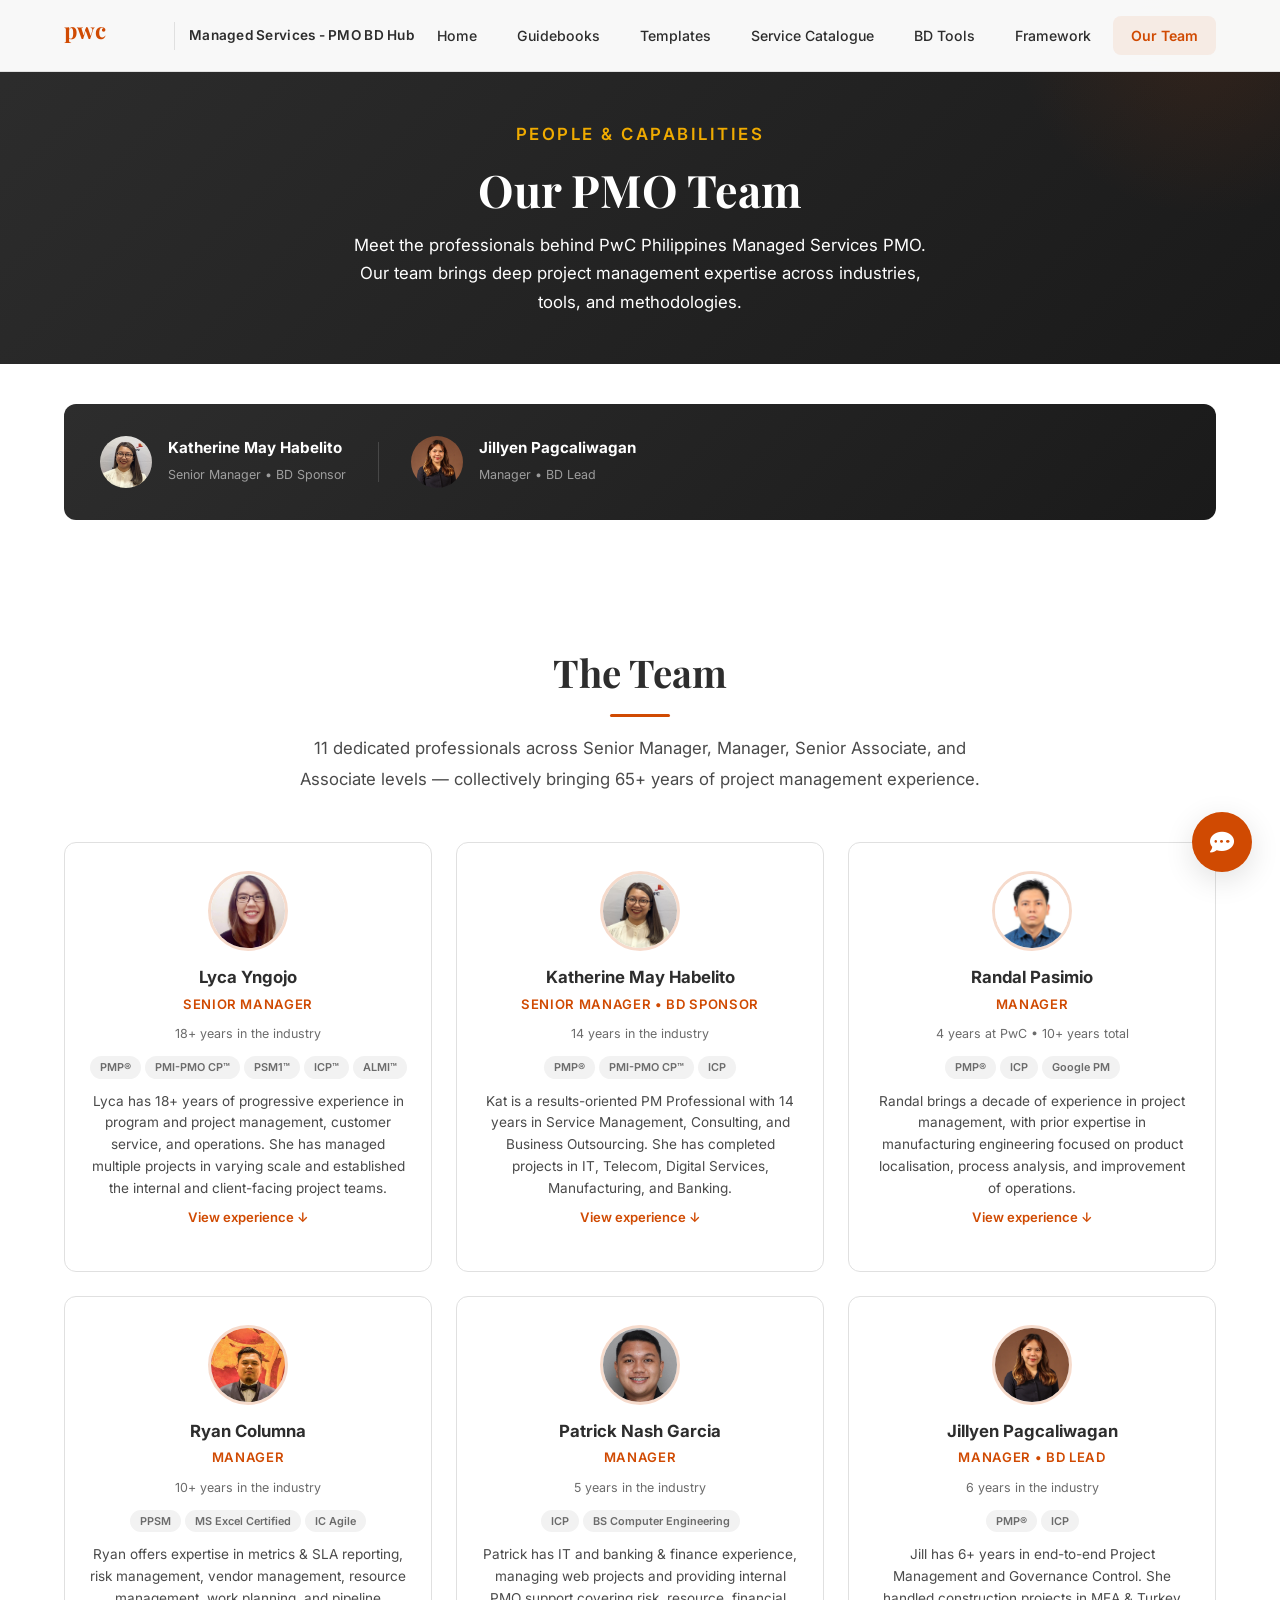
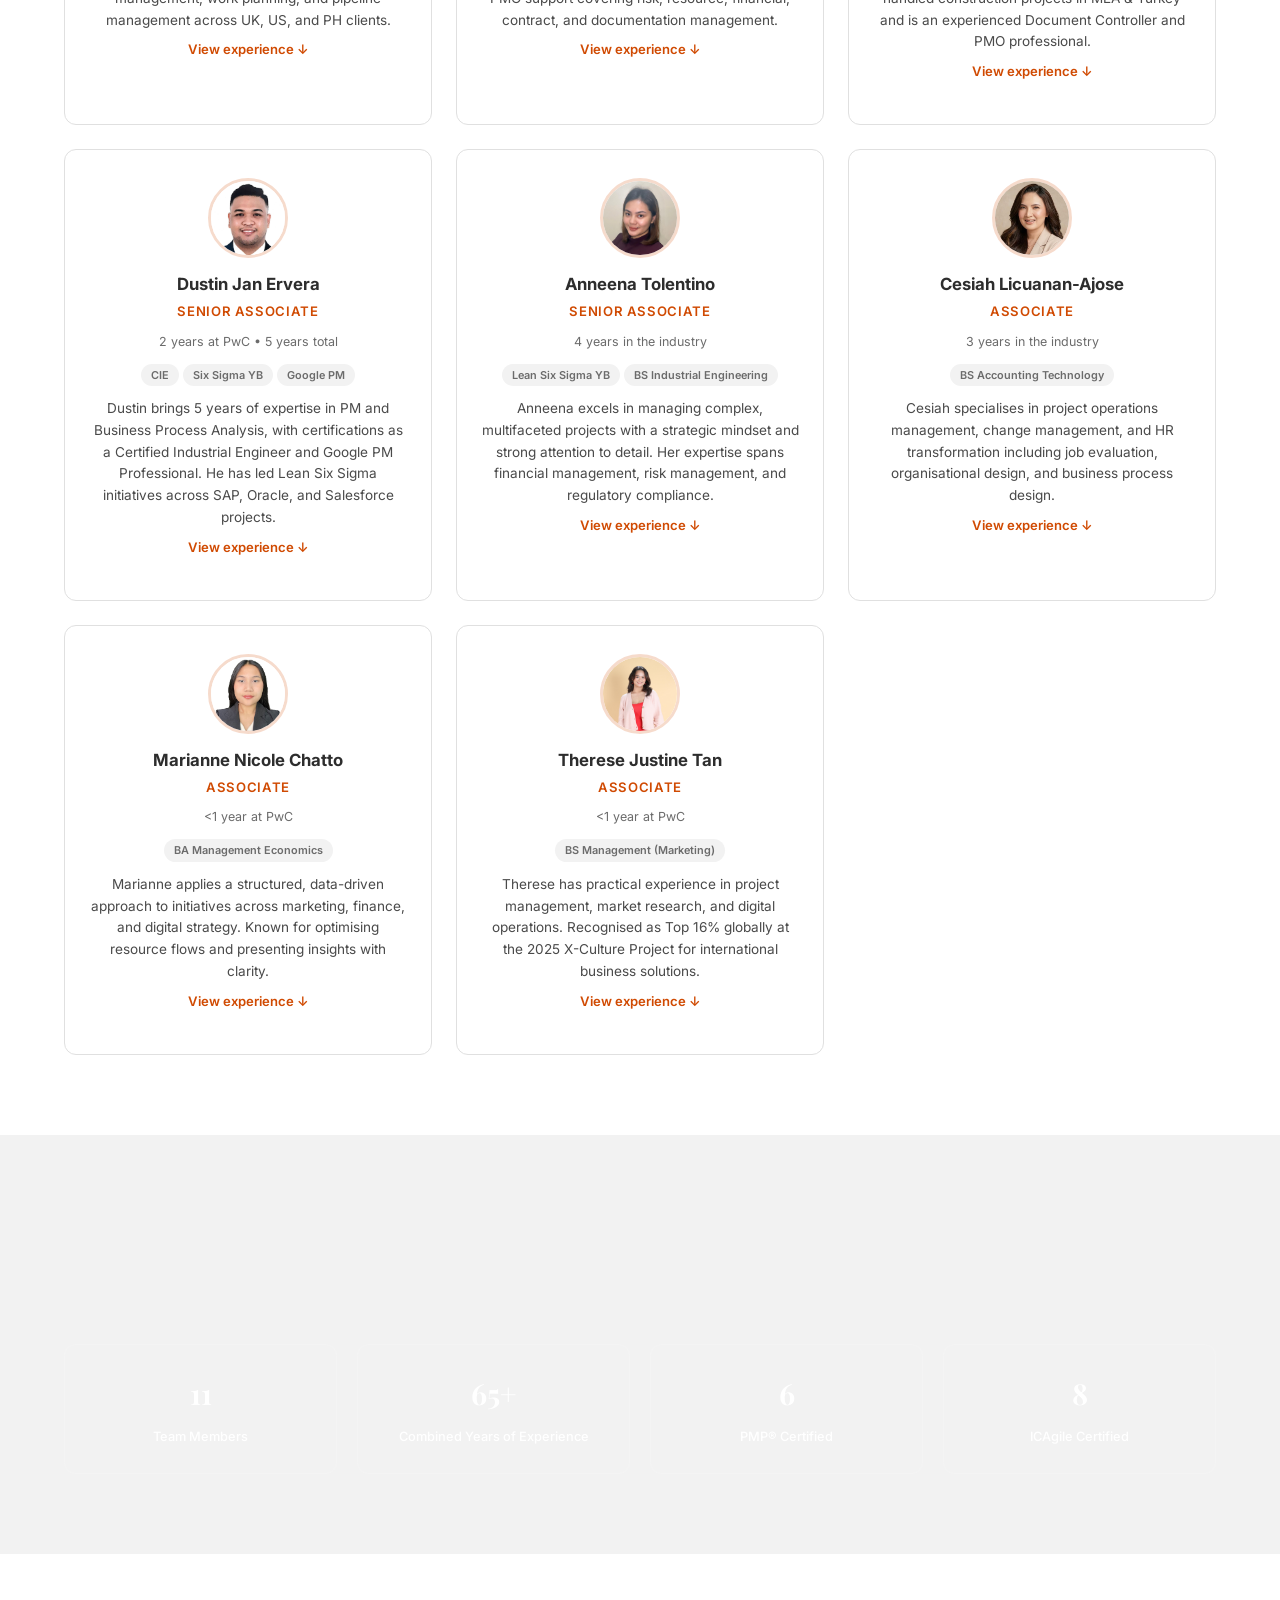
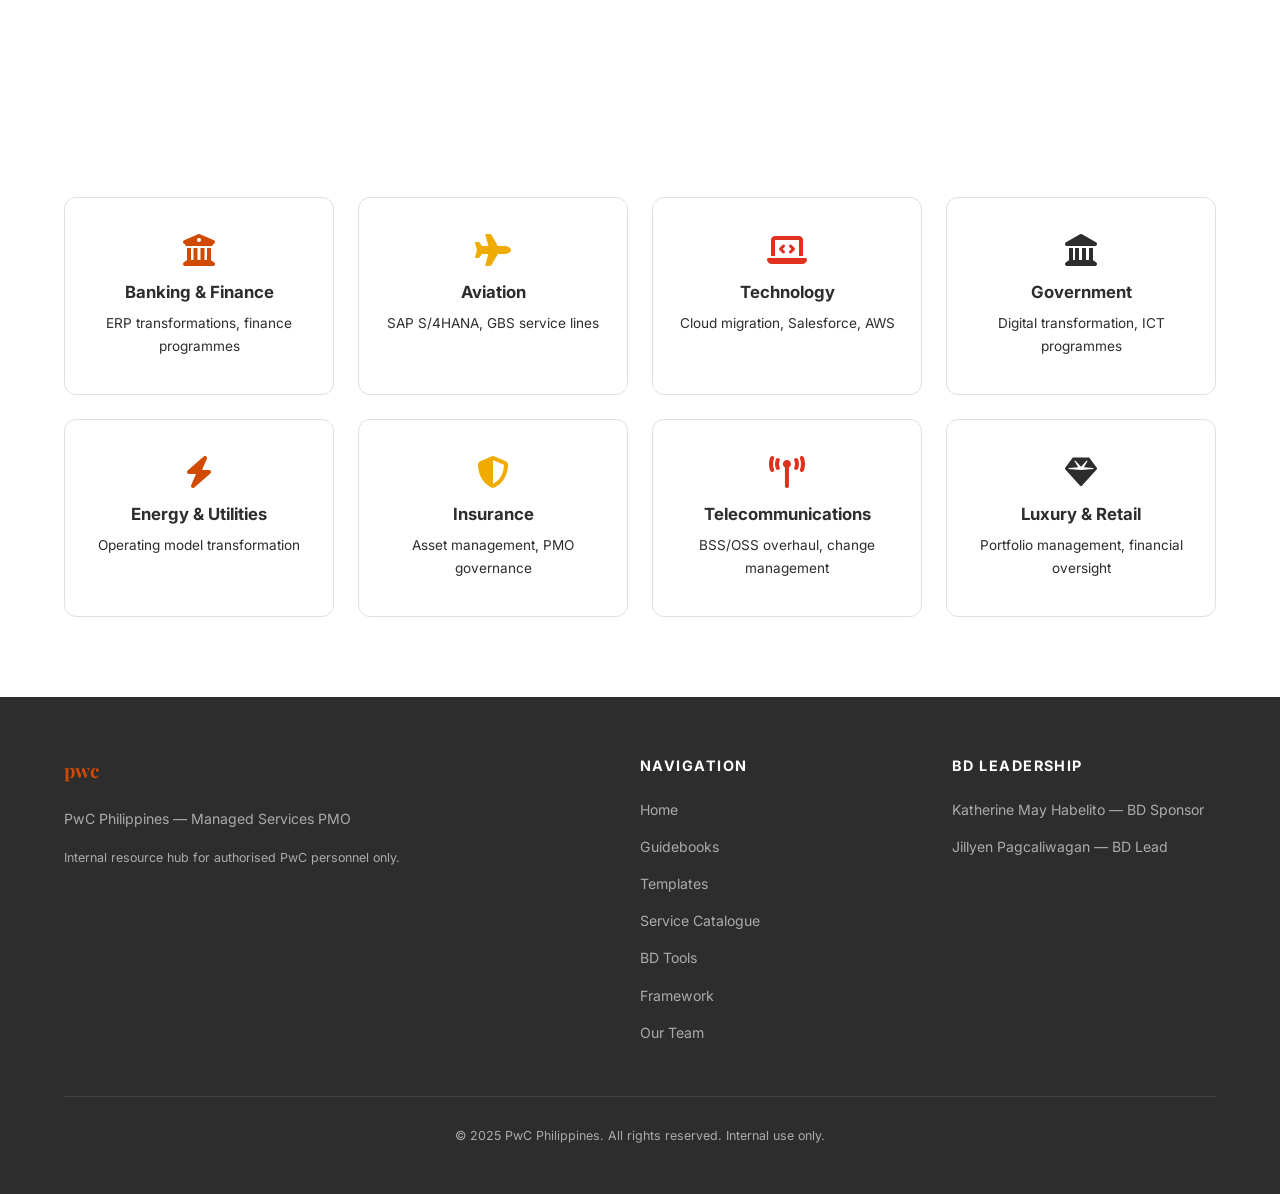
<file: team.html>
<!DOCTYPE html>
<html lang="en">
<head>
    <meta charset="UTF-8">
    <meta name="viewport" content="width=device-width, initial-scale=1.0">
    <title>Our Team — Managed Services - PMO BD Hub</title>
    <link rel="stylesheet" href="css/styles.css">
    <link href="https://fonts.googleapis.com/css2?family=Playfair+Display:wght@400;600;700&family=Inter:wght@300;400;500;600;700&display=swap" rel="stylesheet">
    <link rel="stylesheet" href="https://cdnjs.cloudflare.com/ajax/libs/font-awesome/6.5.0/css/all.min.css">
</head>
<body>

<div class="nav-overlay" id="navOverlay"></div>

<header class="site-header" id="siteHeader">
    <div class="header-container">
        <div class="logo-area">
            <div class="pwc-logo">
                <svg viewBox="0 0 120 40" class="logo-svg">
                    <text x="0" y="30" font-family="'Playfair Display', serif" font-size="28" font-weight="700" fill="#D04A02">pwc</text>
                </svg>
            </div>
            <div class="logo-divider"></div>
            <span class="logo-text">Managed Services - PMO BD Hub</span>
        </div>
        <nav class="main-nav" id="mainNav">
            <a href="index.html" class="nav-link">Home</a>
            <a href="guidebooks.html" class="nav-link">Guidebooks</a>
            <a href="templates.html" class="nav-link">Templates</a>
            <a href="service-catalogue.html" class="nav-link">Service Catalogue</a>
            <a href="bd-tools.html" class="nav-link">BD Tools</a>
            <a href="framework.html" class="nav-link">Framework</a>
            <a href="team.html" class="nav-link active">Our Team</a>
        </nav>
        <button class="mobile-toggle" id="mobileToggle" aria-label="Toggle navigation">
            <span></span><span></span><span></span>
        </button>
    </div>
</header>

<section class="page-banner">
    <p class="hero-eyebrow">People &amp; Capabilities</p>
    <h1>Our PMO Team</h1>
    <p>Meet the professionals behind PwC Philippines Managed Services PMO. Our team brings deep project management expertise across industries, tools, and methodologies.</p>
</section>

<!-- BD Leadership Banner -->
<section class="section" style="padding-bottom:0; padding-top:40px;">
    <div class="container">
        <div class="bd-leadership fade-in">
            <div class="bd-leadership-item">
                <img src="Photos/Kat.jpg" alt="Katherine May Habelito" style="width:52px;height:52px;border-radius:50%;object-fit:cover;" onerror="this.style.display='none';this.nextElementSibling.style.display='flex';"><div class="bd-leadership-avatar" style="display:none;background:#D04A02;">KH</div>
                <div class="bd-leadership-info">
                    <h4>Katherine May Habelito</h4>
                    <span>Senior Manager &bull; BD Sponsor</span>
                </div>
            </div>
            <div class="bd-leadership-divider"></div>
            <div class="bd-leadership-item">
                <img src="Photos/Jillyen.JPG" alt="Jillyen Pagcaliwagan" style="width:52px;height:52px;border-radius:50%;object-fit:cover;" onerror="this.style.display='none';this.nextElementSibling.style.display='flex';"><div class="bd-leadership-avatar" style="display:none;background:#F0AB00;">JP</div>
                <div class="bd-leadership-info">
                    <h4>Jillyen Pagcaliwagan</h4>
                    <span>Manager &bull; BD Lead</span>
                </div>
            </div>
        </div>
    </div>
</section>

<!-- Team Grid -->
<section class="section">
    <div class="container">
        <div class="section-header fade-in">
            <h2 class="section-title">The Team</h2>
            <p class="section-subtitle">11 dedicated professionals across Senior Manager, Manager, Senior Associate, and Associate levels &mdash; collectively bringing 65+ years of project management experience.</p>
        </div>

        <div class="team-grid">

            <!-- Lyca Yngojo -->
            <div class="team-card fade-in">
                <img src="Photos/Lyca.jpg" alt="Lyca Yngojo" class="team-avatar-img" onerror="this.style.display='none';this.nextElementSibling.style.display='flex';">
                <div class="team-avatar" style="display:none;">LY</div>
                <h4>Lyca Yngojo</h4>
                <span class="team-role">Senior Manager</span>
                <span class="team-years">18+ years in the industry</span>
                <div class="team-certs">
                    <span>PMP&reg;</span><span>PMI-PMO CP&trade;</span><span>PSM1&trade;</span><span>ICP&trade;</span><span>ALMI&trade;</span>
                </div>
                <p class="team-brief">Lyca has 18+ years of progressive experience in program and project management, customer service, and operations. She has managed multiple projects in varying scale and established the internal and client-facing project teams.</p>
                <button class="expand-btn" onclick="toggleDetail(this)">View experience &darr;</button>
                <div class="team-detail">
                    <ul>
                        <li>Program &amp; Commercial Excellence Management &mdash; SEAC&rsquo;s largest FS priority accounts</li>
                        <li>Country Growth Strategy &mdash; location leader partnership for fiscal growth targets</li>
                        <li>Workplace Enablement Transformation Program</li>
                        <li>Talent Process Transition for Americas and ASEAN</li>
                        <li>Product Owner: PM technology solution with vendor</li>
                        <li>Established internal and client-facing PM practice</li>
                    </ul>
                </div>
            </div>

            <!-- Katherine May Habelito -->
            <div class="team-card fade-in">
                <img src="Photos/Kat.jpg" alt="Katherine May Habelito" class="team-avatar-img" onerror="this.style.display='none';this.nextElementSibling.style.display='flex';">
                <div class="team-avatar red" style="display:none;">KH</div>
                <h4>Katherine May Habelito</h4>
                <span class="team-role">Senior Manager &bull; BD Sponsor</span>
                <span class="team-years">14 years in the industry</span>
                <div class="team-certs">
                    <span>PMP&reg;</span><span>PMI-PMO CP&trade;</span><span>ICP</span>
                </div>
                <p class="team-brief">Kat is a results-oriented PM Professional with 14 years in Service Management, Consulting, and Business Outsourcing. She has completed projects in IT, Telecom, Digital Services, Manufacturing, and Banking.</p>
                <button class="expand-btn" onclick="toggleDetail(this)">View experience &darr;</button>
                <div class="team-detail">
                    <ul>
                        <li>OCM Lead: Transformation &amp; Control Automation Program &mdash; GBS</li>
                        <li>PM and Finance Support: Cybersecurity Transformation Program</li>
                        <li>PM, Change Manager: AWS Connect Telephony Migration &mdash; 19 service desk teams, 1,000+ FTEs</li>
                        <li>Wellness ambassador and teaming engagement advocate</li>
                    </ul>
                </div>
            </div>

            <!-- Randal Pasimio -->
            <div class="team-card fade-in">
                <img src="Photos/Randal.jpg" alt="Randal Pasimio" class="team-avatar-img" onerror="this.style.display='none';this.nextElementSibling.style.display='flex';">
                <div class="team-avatar yellow" style="display:none;">RP</div>
                <h4>Randal Pasimio</h4>
                <span class="team-role">Manager</span>
                <span class="team-years">4 years at PwC &bull; 10+ years total</span>
                <div class="team-certs">
                    <span>PMP&reg;</span><span>ICP</span><span>Google PM</span>
                </div>
                <p class="team-brief">Randal brings a decade of experience in project management, with prior expertise in manufacturing engineering focused on product localisation, process analysis, and improvement of operations.</p>
                <button class="expand-btn" onclick="toggleDetail(this)">View experience &darr;</button>
                <div class="team-detail">
                    <ul>
                        <li>Finance Transformation, Food &amp; Beverage &mdash; operating model &amp; FTE analysis</li>
                        <li>S/4HANA Blueprint &amp; Implementation, Airline &mdash; financials, RAID, SteerCo</li>
                        <li>Agile Software Dev, Supply Chain Data Exchange &mdash; cross-project financials</li>
                        <li>Key developer of project economics tool &amp; PMO Dashboard</li>
                    </ul>
                </div>
            </div>

            <!-- Ryan Columna -->
            <div class="team-card fade-in">
                <img src="Photos/Ryan.jpg" alt="Ryan Columna" class="team-avatar-img" onerror="this.style.display='none';this.nextElementSibling.style.display='flex';">
                <div class="team-avatar dark" style="display:none;">RC</div>
                <h4>Ryan Columna</h4>
                <span class="team-role">Manager</span>
                <span class="team-years">10+ years in the industry</span>
                <div class="team-certs">
                    <span>PPSM</span><span>MS Excel Certified</span><span>IC Agile</span>
                </div>
                <p class="team-brief">Ryan offers expertise in metrics &amp; SLA reporting, risk management, vendor management, resource management, work planning, and pipeline management across UK, US, and PH clients.</p>
                <button class="expand-btn" onclick="toggleDetail(this)">View experience &darr;</button>
                <div class="team-detail">
                    <ul>
                        <li>UK Tech Firm &mdash; risk &amp; issue mitigation, RAID dashboards</li>
                        <li>PH Tech Firm &mdash; onboarding 300+ resources, SharePoint forms</li>
                        <li>US Energy Company &mdash; PMO lead, 15 members, 10+ CPIs/15+ KPIs</li>
                        <li>Airline &mdash; S/4HANA Discovery PMO, financials &amp; budgeting</li>
                        <li>Asset Management &mdash; Oracle/EPM, multi-territory IFAs</li>
                    </ul>
                </div>
            </div>

            <!-- Patrick Nash Garcia -->
            <div class="team-card fade-in">
                <img src="Photos/Patrick.jpg" alt="Patrick Nash Garcia" class="team-avatar-img" onerror="this.style.display='none';this.nextElementSibling.style.display='flex';">
                <div class="team-avatar" style="display:none;">PG</div>
                <h4>Patrick Nash Garcia</h4>
                <span class="team-role">Manager</span>
                <span class="team-years">5 years in the industry</span>
                <div class="team-certs">
                    <span>ICP</span><span>BS Computer Engineering</span>
                </div>
                <p class="team-brief">Patrick has IT and banking &amp; finance experience, managing web projects and providing internal PMO support covering risk, resource, financial, contract, and documentation management.</p>
                <button class="expand-btn" onclick="toggleDetail(this)">View experience &darr;</button>
                <div class="team-detail">
                    <ul>
                        <li>Banking &amp; Finance &mdash; 3-year PMO support, 50 projects</li>
                        <li>Risk identification, LOEs, IFAs, change requests</li>
                        <li>Invoice processing &amp; financial monitoring</li>
                        <li>IT &mdash; web development project planning (CMS, e-commerce, Shopify, HRIS)</li>
                    </ul>
                </div>
            </div>

            <!-- Jillyen Pagcaliwagan -->
            <div class="team-card fade-in">
                <img src="Photos/Jillyen.JPG" alt="Jillyen Pagcaliwagan" class="team-avatar-img" onerror="this.style.display='none';this.nextElementSibling.style.display='flex';">
                <div class="team-avatar yellow" style="display:none;">JP</div>
                <h4>Jillyen Pagcaliwagan</h4>
                <span class="team-role">Manager &bull; BD Lead</span>
                <span class="team-years">6 years in the industry</span>
                <div class="team-certs">
                    <span>PMP&reg;</span><span>ICP</span>
                </div>
                <p class="team-brief">Jill has 6+ years in end-to-end Project Management and Governance Control. She handled construction projects in MEA &amp; Turkey and is an experienced Document Controller and PMO professional.</p>
                <button class="expand-btn" onclick="toggleDetail(this)">View experience &darr;</button>
                <div class="team-detail">
                    <ul>
                        <li>PMO, Service Transformation Portfolio &mdash; financial management, resourcing</li>
                        <li>S4HANA Upgrade &mdash; GBS scheduling, risk consolidation</li>
                        <li>SAP Ariba Implementation &mdash; project plan, meeting decks, UAT/TTT</li>
                        <li>Extended Finance PMO Support, Aviation</li>
                    </ul>
                </div>
            </div>

            <!-- Dustin Jan Ervera -->
            <div class="team-card fade-in">
                <img src="Photos/Dustin.JPG" alt="Dustin Jan Ervera" class="team-avatar-img" onerror="this.style.display='none';this.nextElementSibling.style.display='flex';">
                <div class="team-avatar red" style="display:none;">DE</div>
                <h4>Dustin Jan Ervera</h4>
                <span class="team-role">Senior Associate</span>
                <span class="team-years">2 years at PwC &bull; 5 years total</span>
                <div class="team-certs">
                    <span>CIE</span><span>Six Sigma YB</span><span>Google PM</span>
                </div>
                <p class="team-brief">Dustin brings 5 years of expertise in PM and Business Process Analysis, with certifications as a Certified Industrial Engineer and Google PM Professional. He has led Lean Six Sigma initiatives across SAP, Oracle, and Salesforce projects.</p>
                <button class="expand-btn" onclick="toggleDetail(this)">View experience &darr;</button>
                <div class="team-detail">
                    <ul>
                        <li>PMO Analyst, Banking &amp; Finance &mdash; project plans, UAT defects, Phase 2 lead</li>
                        <li>PMO Support, Academic Institution &mdash; Salesforce agile delivery</li>
                        <li>Extended Finance PMO, Aviation &mdash; SAP S/4HANA, PDD authoring</li>
                    </ul>
                </div>
            </div>

            <!-- Anneena Tolentino -->
            <div class="team-card fade-in">
                <img src="Photos/Anneena.jpg" alt="Anneena Tolentino" class="team-avatar-img" onerror="this.style.display='none';this.nextElementSibling.style.display='flex';">
                <div class="team-avatar dark" style="display:none;">AT</div>
                <h4>Anneena Tolentino</h4>
                <span class="team-role">Senior Associate</span>
                <span class="team-years">4 years in the industry</span>
                <div class="team-certs">
                    <span>Lean Six Sigma YB</span><span>BS Industrial Engineering</span>
                </div>
                <p class="team-brief">Anneena excels in managing complex, multifaceted projects with a strategic mindset and strong attention to detail. Her expertise spans financial management, risk management, and regulatory compliance.</p>
                <button class="expand-btn" onclick="toggleDetail(this)">View experience &darr;</button>
                <div class="team-detail">
                    <ul>
                        <li>Portfolio Management, Global Luxury Brand &mdash; financial oversight</li>
                        <li>PMO Analyst, Bank in PH &mdash; stakeholder liaison, reporting</li>
                        <li>Proposal Commercials Manager, Government Linked Company in UK</li>
                        <li>Finance &amp; Risk Administrator, multi-territory programme</li>
                        <li>Change Management Analyst, Telecom in PH</li>
                    </ul>
                </div>
            </div>

            <!-- Cesiah Licuanan-Ajose -->
            <div class="team-card fade-in">
                <img src="Photos/Cesiah.jpg" alt="Cesiah Licuanan-Ajose" class="team-avatar-img" onerror="this.style.display='none';this.nextElementSibling.style.display='flex';">
                <div class="team-avatar" style="display:none;">CL</div>
                <h4>Cesiah Licuanan-Ajose</h4>
                <span class="team-role">Associate</span>
                <span class="team-years">3 years in the industry</span>
                <div class="team-certs">
                    <span>BS Accounting Technology</span>
                </div>
                <p class="team-brief">Cesiah specialises in project operations management, change management, and HR transformation including job evaluation, organisational design, and business process design.</p>
                <button class="expand-btn" onclick="toggleDetail(this)">View experience &darr;</button>
                <div class="team-detail">
                    <ul>
                        <li>PMO &amp; Governance, Primary ICT in PH Government &mdash; COVID-19 engagement</li>
                        <li>PMO Analyst, Bank in PH</li>
                        <li>Proposal Commercials Manager, Government Linked Company in UK</li>
                        <li>Insurance &amp; Asset Management &mdash; staffing, resource management</li>
                    </ul>
                </div>
            </div>

            <!-- Marianne Chatto -->
            <div class="team-card fade-in">
                <img src="Photos/Marianne.png" alt="Marianne Nicole Chatto" class="team-avatar-img" onerror="this.style.display='none';this.nextElementSibling.style.display='flex';">
                <div class="team-avatar yellow" style="display:none;">MC</div>
                <h4>Marianne Nicole Chatto</h4>
                <span class="team-role">Associate</span>
                <span class="team-years">&lt;1 year at PwC</span>
                <div class="team-certs">
                    <span>BA Management Economics</span>
                </div>
                <p class="team-brief">Marianne applies a structured, data-driven approach to initiatives across marketing, finance, and digital strategy. Known for optimising resource flows and presenting insights with clarity.</p>
                <button class="expand-btn" onclick="toggleDetail(this)">View experience &darr;</button>
                <div class="team-detail">
                    <ul>
                        <li>Strategic Marketing &amp; Data-Driven Insights &mdash; EMV reports, campaign analysis</li>
                        <li>Content Development &amp; Brand Communication</li>
                        <li>Financial Planning &amp; Event Operations</li>
                        <li>Process Optimisation &amp; Archival Systems</li>
                    </ul>
                </div>
            </div>

            <!-- Therese Tan -->
            <div class="team-card fade-in">
                <img src="Photos/Therese.JPG" alt="Therese Justine Tan" class="team-avatar-img" onerror="this.style.display='none';this.nextElementSibling.style.display='flex';">
                <div class="team-avatar red" style="display:none;">TT</div>
                <h4>Therese Justine Tan</h4>
                <span class="team-role">Associate</span>
                <span class="team-years">&lt;1 year at PwC</span>
                <div class="team-certs">
                    <span>BS Management (Marketing)</span>
                </div>
                <p class="team-brief">Therese has practical experience in project management, market research, and digital operations. Recognised as Top 16% globally at the 2025 X-Culture Project for international business solutions.</p>
                <button class="expand-btn" onclick="toggleDetail(this)">View experience &darr;</button>
                <div class="team-detail">
                    <ul>
                        <li>Project Management &amp; Operations &mdash; planning to execution</li>
                        <li>Data Tracking &mdash; 3,000+ entries, 80% efficiency increase</li>
                        <li>Market Research &mdash; international expansion, top 16% X-Culture</li>
                        <li>PMO Support, SAP Ariba Implementation</li>
                    </ul>
                </div>
            </div>

        </div>
    </div>
</section>

<!-- Team Stats -->
<section class="section section-dark">
    <div class="container">
        <div class="section-header fade-in">
            <h2 class="section-title light">Team at a Glance</h2>
        </div>
        <div class="hero-stats" style="max-width:100%;">
            <div class="stat-card"><span class="stat-number">11</span><span class="stat-label">Team Members</span></div>
            <div class="stat-card"><span class="stat-number">65+</span><span class="stat-label">Combined Years of Experience</span></div>
            <div class="stat-card"><span class="stat-number">6</span><span class="stat-label">PMP&reg; Certified</span></div>
            <div class="stat-card"><span class="stat-number">8</span><span class="stat-label">ICAgile Certified</span></div>
        </div>
    </div>
</section>

<!-- Industries -->
<section class="section">
    <div class="container">
        <div class="section-header fade-in">
            <h2 class="section-title">Industries We&rsquo;ve Served</h2>
            <p class="section-subtitle">Our team has delivered PMO services across a wide range of sectors.</p>
        </div>
        <div class="quick-grid">
            <div class="quick-card fade-in" style="cursor:default;"><i class="fas fa-university" style="color:#D04A02;"></i><h4>Banking &amp; Finance</h4><p>ERP transformations, finance programmes</p></div>
            <div class="quick-card fade-in" style="cursor:default;"><i class="fas fa-plane" style="color:#F0AB00;"></i><h4>Aviation</h4><p>SAP S/4HANA, GBS service lines</p></div>
            <div class="quick-card fade-in" style="cursor:default;"><i class="fas fa-laptop-code" style="color:#E0301E;"></i><h4>Technology</h4><p>Cloud migration, Salesforce, AWS</p></div>
            <div class="quick-card fade-in" style="cursor:default;"><i class="fas fa-landmark" style="color:#2D2D2D;"></i><h4>Government</h4><p>Digital transformation, ICT programmes</p></div>
            <div class="quick-card fade-in" style="cursor:default;"><i class="fas fa-bolt" style="color:#D04A02;"></i><h4>Energy &amp; Utilities</h4><p>Operating model transformation</p></div>
            <div class="quick-card fade-in" style="cursor:default;"><i class="fas fa-shield-alt" style="color:#F0AB00;"></i><h4>Insurance</h4><p>Asset management, PMO governance</p></div>
            <div class="quick-card fade-in" style="cursor:default;"><i class="fas fa-broadcast-tower" style="color:#E0301E;"></i><h4>Telecommunications</h4><p>BSS/OSS overhaul, change management</p></div>
            <div class="quick-card fade-in" style="cursor:default;"><i class="fas fa-gem" style="color:#2D2D2D;"></i><h4>Luxury &amp; Retail</h4><p>Portfolio management, financial oversight</p></div>
        </div>
    </div>
</section>

<!-- FOOTER -->
<footer class="site-footer">
    <div class="container">
        <div class="footer-grid">
            <div class="footer-col">
                <div class="footer-logo"><svg viewBox="0 0 80 30" class="logo-svg-sm"><text x="0" y="24" font-family="'Playfair Display', serif" font-size="22" font-weight="700" fill="#D04A02">pwc</text></svg></div>
                <p>PwC Philippines &mdash; Managed Services PMO</p>
                <p class="footer-disclaimer">Internal resource hub for authorised PwC personnel only.</p>
            </div>
            <div class="footer-col">
                <h4>Navigation</h4>
                <ul><li><a href="index.html">Home</a></li><li><a href="guidebooks.html">Guidebooks</a></li><li><a href="templates.html">Templates</a></li><li><a href="service-catalogue.html">Service Catalogue</a></li><li><a href="bd-tools.html">BD Tools</a></li>
                    <li><a href="framework.html">Framework</a></li><li><a href="team.html">Our Team</a></li></ul>
            </div>
            <div class="footer-col">
                <h4>BD Leadership</h4>
                <ul><li><a href="#">Katherine May Habelito &mdash; BD Sponsor</a></li><li><a href="#">Jillyen Pagcaliwagan &mdash; BD Lead</a></li><li><a href="mailto:"></a></li></ul>
            </div>
        </div>
        <div class="footer-bottom"><p>&copy; 2025 PwC Philippines. All rights reserved. Internal use only.</p></div>
    </div>
</footer>

<button class="chatbot-fab" id="chatbotFab" aria-label="Open assistant"><i class="fas fa-comment-dots"></i></button>
<div class="chatbot-window" id="chatbotWindow">
    <div class="chatbot-header">
        <div class="chatbot-header-left"><div class="chatbot-avatar"><i class="fas fa-robot"></i></div><div class="chatbot-header-info"><h4>PMO Hub Assistant</h4><span>Ask me about services, templates &amp; more</span></div></div>
        <button class="chatbot-close" id="chatbotClose"><i class="fas fa-times"></i></button>
    </div>
    <div class="chatbot-messages" id="chatbotMessages"><div class="chat-msg bot">&#x1F44B; Hi! Need to know about our team? Ask me anything!</div></div>
    <div class="chatbot-suggestions" id="chatbotSuggestions">
        <button class="suggestion-chip" data-query="Who are the PH PMO contacts?">Key contacts</button>
        <button class="suggestion-chip" data-query="What is PMO as a Service?">PMO overview</button>
    </div>
    <div class="chatbot-input-area">
        <input type="text" id="chatbotInput" placeholder="Type your question..." autocomplete="off">
        <button class="chatbot-send" id="chatbotSend"><i class="fas fa-paper-plane"></i></button>
    </div>
</div>

<script src="js/main.js"></script>
<script src="js/chatbot.js"></script>
<script>
function toggleDetail(btn) {
    var detail = btn.nextElementSibling;
    if (detail.classList.contains('open')) {
        detail.classList.remove('open');
        btn.innerHTML = 'View experience &darr;';
    } else {
        detail.classList.add('open');
        btn.innerHTML = 'Hide experience &uarr;';
    }
}
</script>
</body>
</html>
</file>
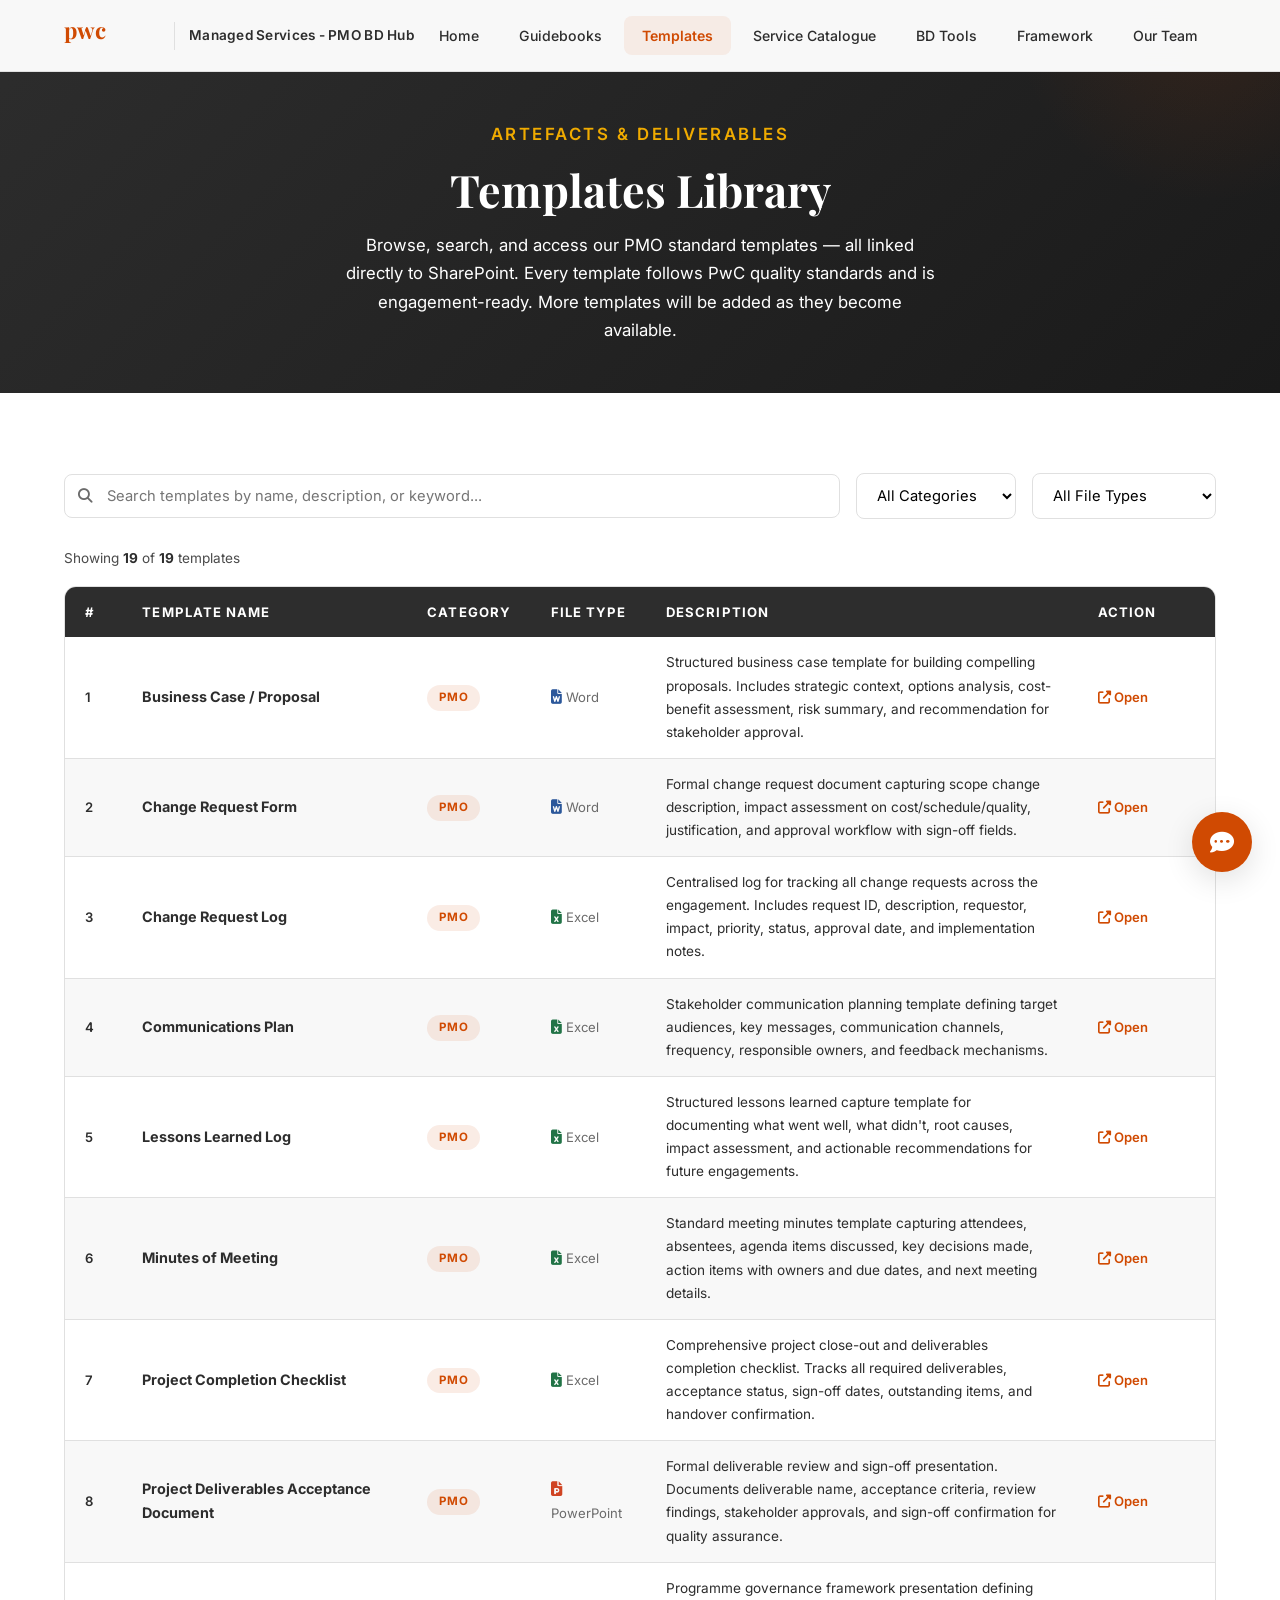
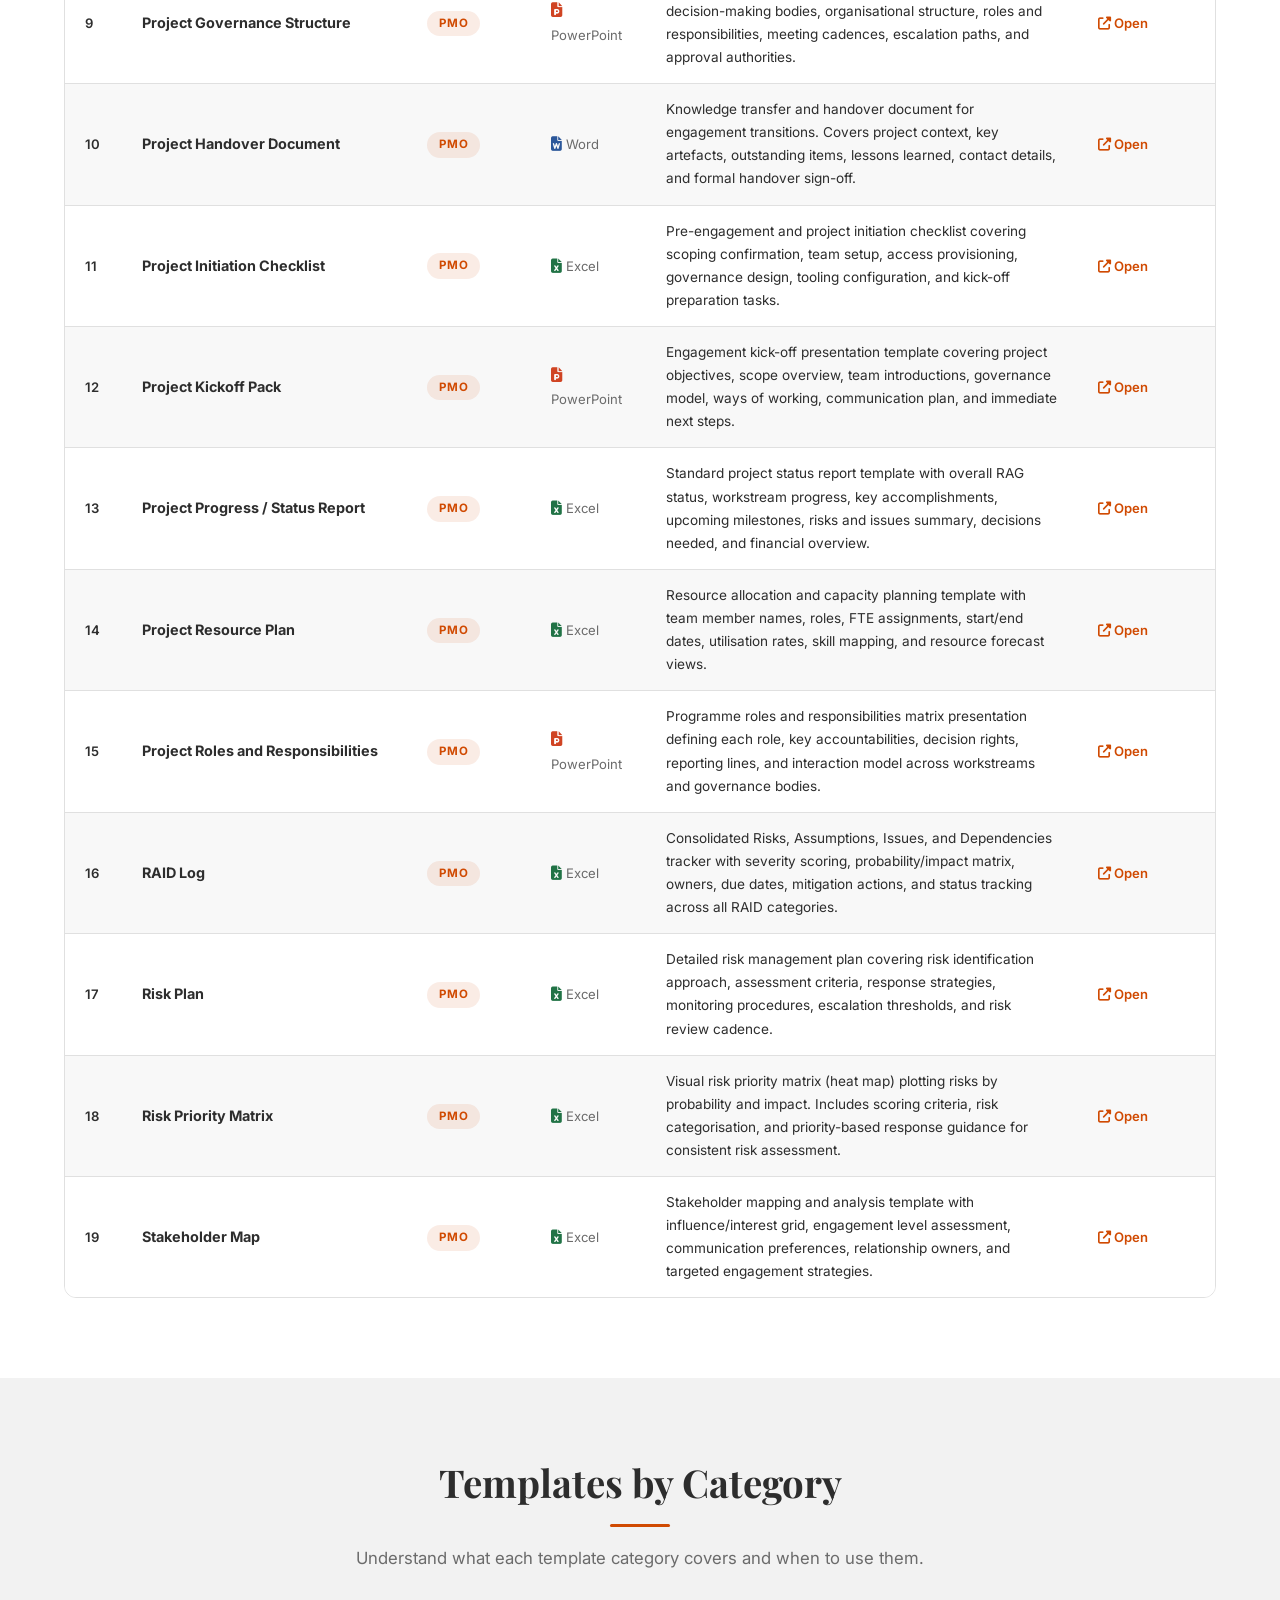
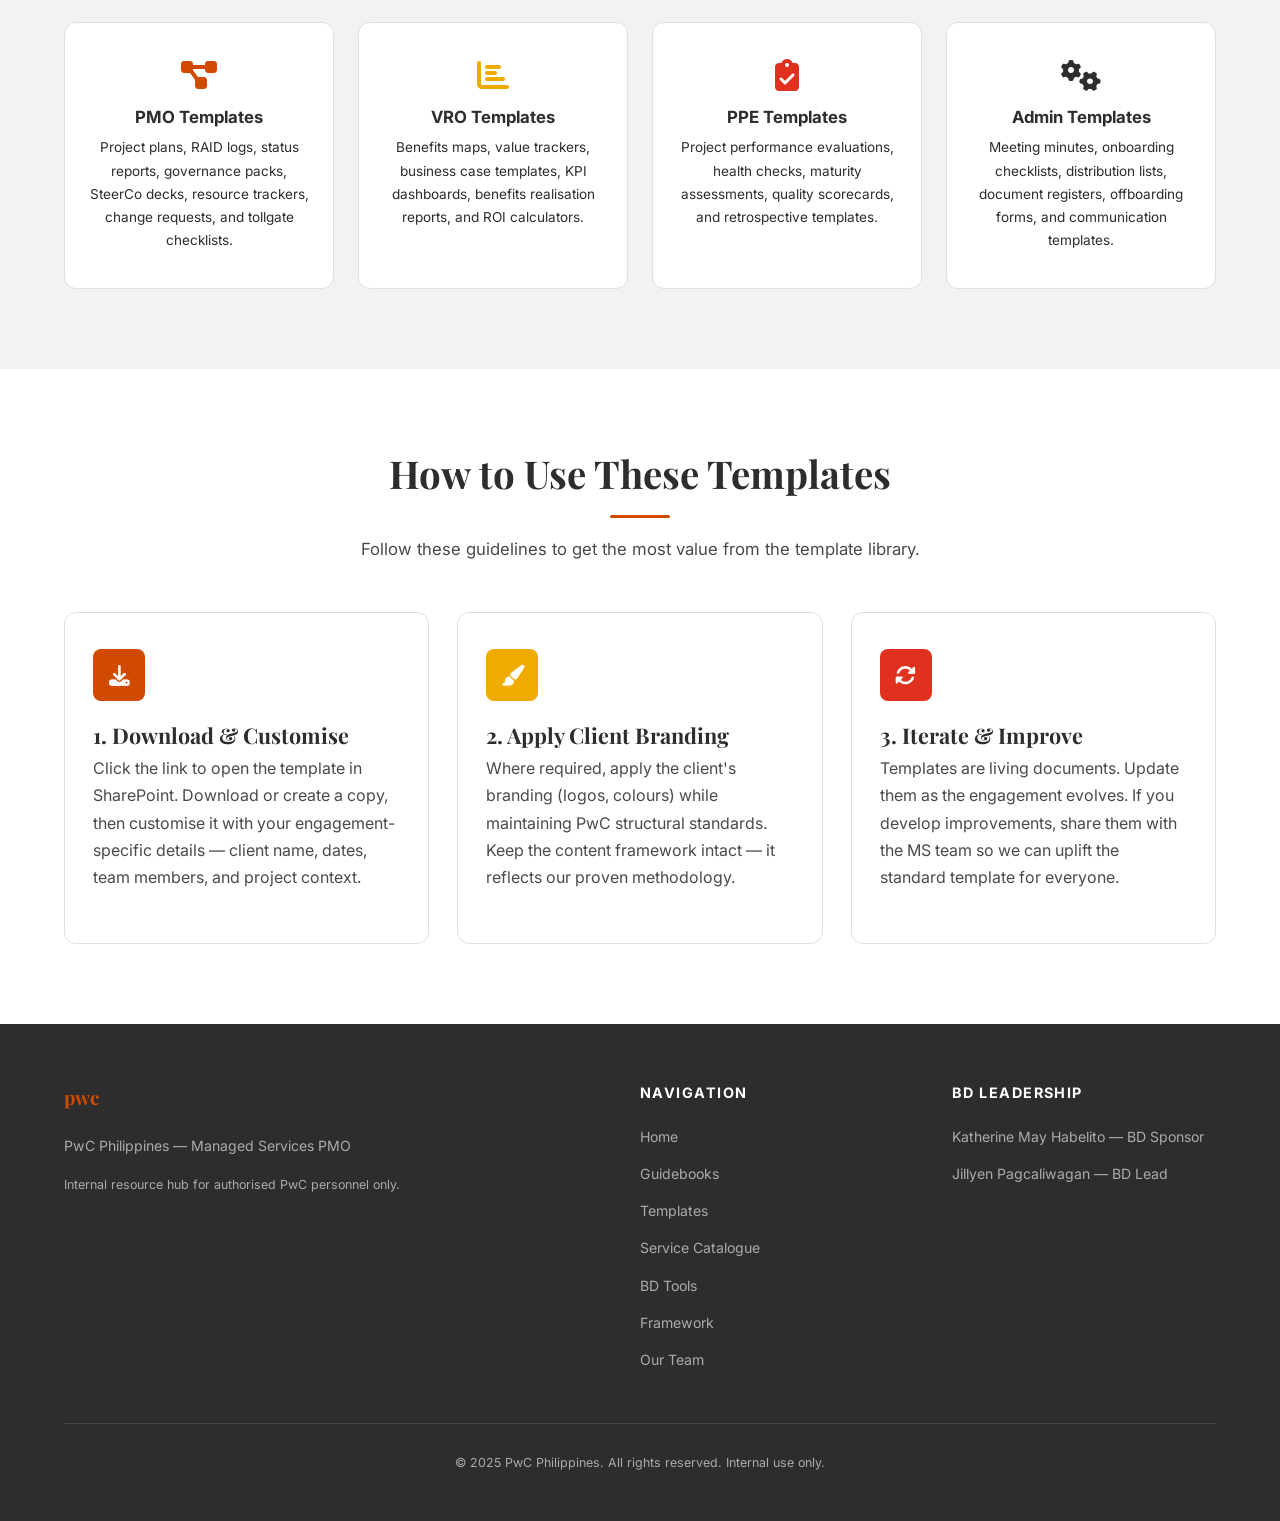
<file: templates.html>
<!DOCTYPE html>
<html lang="en">
<head>
    <meta charset="UTF-8">
    <meta name="viewport" content="width=device-width, initial-scale=1.0">
    <title>Templates Library — Managed Services - PMO BD Hub</title>
    <link rel="stylesheet" href="css/styles.css">
    <link href="https://fonts.googleapis.com/css2?family=Playfair+Display:wght@400;600;700&family=Inter:wght@300;400;500;600;700&display=swap" rel="stylesheet">
    <link rel="stylesheet" href="https://cdnjs.cloudflare.com/ajax/libs/font-awesome/6.5.0/css/all.min.css">
</head>
<body>

<!-- ===== MOBILE NAV OVERLAY ===== -->
<div class="nav-overlay" id="navOverlay"></div>

<!-- ===== HEADER ===== -->
<header class="site-header" id="siteHeader">
    <div class="header-container">
        <div class="logo-area">
            <div class="pwc-logo">
                <svg viewBox="0 0 120 40" class="logo-svg">
                    <text x="0" y="30" font-family="'Playfair Display', serif" font-size="28" font-weight="700" fill="#D04A02">pwc</text>
                </svg>
            </div>
            <div class="logo-divider"></div>
            <span class="logo-text">Managed Services - PMO BD Hub</span>
        </div>
        <nav class="main-nav" id="mainNav">
            <a href="index.html" class="nav-link">Home</a>
            <a href="guidebooks.html" class="nav-link">Guidebooks</a>
            <a href="templates.html" class="nav-link active">Templates</a>
            <a href="service-catalogue.html" class="nav-link">Service Catalogue</a>
            <a href="bd-tools.html" class="nav-link">BD Tools</a>
            <a href="framework.html" class="nav-link">Framework</a>
            <a href="team.html" class="nav-link">Our Team</a>
        </nav>
        <button class="mobile-toggle" id="mobileToggle" aria-label="Toggle navigation">
            <span></span><span></span><span></span>
        </button>
    </div>
</header>

<!-- ===== PAGE BANNER ===== -->
<section class="page-banner">
    <p class="hero-eyebrow">Artefacts &amp; Deliverables</p>
    <h1>Templates Library</h1>
    <p>Browse, search, and access our PMO standard templates — all linked directly to SharePoint. Every template follows PwC quality standards and is engagement-ready. More templates will be added as they become available.</p>
</section>

<!-- ===== TEMPLATES SECTION ===== -->
<section class="section">
    <div class="container">

        <!-- CONTROLS ROW -->
        <div class="template-controls fade-in">
            <div class="search-box">
                <i class="fas fa-search"></i>
                <input type="text" id="templateSearch" placeholder="Search templates by name, description, or keyword...">
            </div>
            <select class="filter-select" id="categoryFilter">
                <option value="all">All Categories</option>
                <option value="PMO">PMO</option>
                <option value="VRO">VRO</option>
                <option value="PPE">PPE</option>
                <option value="Admin">Admin</option>
            </select>
            <select class="filter-select" id="fileTypeFilter">
                <option value="all">All File Types</option>
                <option value="Excel">Excel (.xlsx)</option>
                <option value="PowerPoint">PowerPoint (.pptx)</option>
                <option value="Word">Word (.docx)</option>
                <option value="PDF">PDF (.pdf)</option>
            </select>
        </div>

        <!-- RESULTS COUNT -->
        <p class="template-count fade-in">Showing <strong id="resultCount">0</strong> of <strong id="totalCount">0</strong> templates</p>

        <!-- TABLE -->
        <div class="fade-in" style="overflow-x:auto;">
            <table class="templates-table" id="templatesTable">
                <thead>
                    <tr>
                        <th style="width:5%;">#</th>
                        <th style="width:25%;">Template Name</th>
                        <th style="width:10%;">Category</th>
                        <th style="width:10%;">File Type</th>
                        <th style="width:38%;">Description</th>
                        <th style="width:12%;">Action</th>
                    </tr>
                </thead>
                <tbody id="templatesBody">
                    <!-- Rows injected by templates.js -->
                </tbody>
            </table>
        </div>

        <!-- NO RESULTS -->
        <div class="no-results" id="noResults" style="display:none;">
            <i class="fas fa-search"></i>
            <h3>No templates found</h3>
            <p>Try adjusting your search or filter criteria.</p>
        </div>

    </div>
</section>

<!-- ===== CATEGORY OVERVIEW ===== -->
<section class="section section-accent">
    <div class="container">
        <div class="section-header fade-in">
            <h2 class="section-title">Templates by Category</h2>
            <p class="section-subtitle">Understand what each template category covers and when to use them.</p>
        </div>
        <div class="quick-grid">
            <div class="quick-card fade-in" style="cursor:default;">
                <i class="fas fa-project-diagram" style="color:#D04A02;"></i>
                <h4>PMO Templates</h4>
                <p>Project plans, RAID logs, status reports, governance packs, SteerCo decks, resource trackers, change requests, and tollgate checklists.</p>
            </div>
            <div class="quick-card fade-in" style="cursor:default;">
                <i class="fas fa-chart-bar" style="color:#F0AB00;"></i>
                <h4>VRO Templates</h4>
                <p>Benefits maps, value trackers, business case templates, KPI dashboards, benefits realisation reports, and ROI calculators.</p>
            </div>
            <div class="quick-card fade-in" style="cursor:default;">
                <i class="fas fa-clipboard-check" style="color:#E0301E;"></i>
                <h4>PPE Templates</h4>
                <p>Project performance evaluations, health checks, maturity assessments, quality scorecards, and retrospective templates.</p>
            </div>
            <div class="quick-card fade-in" style="cursor:default;">
                <i class="fas fa-cogs" style="color:#2D2D2D;"></i>
                <h4>Admin Templates</h4>
                <p>Meeting minutes, onboarding checklists, distribution lists, document registers, offboarding forms, and communication templates.</p>
            </div>
        </div>
    </div>
</section>

<!-- ===== HOW TO USE ===== -->
<section class="section">
    <div class="container">
        <div class="section-header fade-in">
            <h2 class="section-title">How to Use These Templates</h2>
            <p class="section-subtitle">Follow these guidelines to get the most value from the template library.</p>
        </div>
        <div class="three-col-grid">
            <div class="service-card fade-in">
                <div class="service-icon" style="background:#D04A02;">
                    <i class="fas fa-download"></i>
                </div>
                <h3>1. Download &amp; Customise</h3>
                <p>Click the link to open the template in SharePoint. Download or create a copy, then customise it with your engagement-specific details — client name, dates, team members, and project context.</p>
            </div>
            <div class="service-card fade-in">
                <div class="service-icon" style="background:#F0AB00;">
                    <i class="fas fa-paint-brush"></i>
                </div>
                <h3>2. Apply Client Branding</h3>
                <p>Where required, apply the client's branding (logos, colours) while maintaining PwC structural standards. Keep the content framework intact — it reflects our proven methodology.</p>
            </div>
            <div class="service-card fade-in">
                <div class="service-icon" style="background:#E0301E;">
                    <i class="fas fa-sync-alt"></i>
                </div>
                <h3>3. Iterate &amp; Improve</h3>
                <p>Templates are living documents. Update them as the engagement evolves. If you develop improvements, share them with the MS team so we can uplift the standard template for everyone.</p>
            </div>
        </div>
    </div>
</section>

<!-- ===== FOOTER ===== -->
<footer class="site-footer">
    <div class="container">
        <div class="footer-grid">
            <div class="footer-col">
                <div class="footer-logo">
                    <svg viewBox="0 0 80 30" class="logo-svg-sm">
                        <text x="0" y="24" font-family="'Playfair Display', serif" font-size="22" font-weight="700" fill="#D04A02">pwc</text>
                    </svg>
                </div>
                <p>PwC Philippines &mdash; Managed Services PMO</p>
                <p class="footer-disclaimer">Internal resource hub for authorised PwC personnel only.</p>
            </div>
            <div class="footer-col">
                <h4>Navigation</h4>
                <ul>
                    <li><a href="index.html">Home</a></li>
                    <li><a href="guidebooks.html">Guidebooks</a></li>
                    <li><a href="templates.html">Templates</a></li>
                    <li><a href="service-catalogue.html">Service Catalogue</a></li>
                    <li><a href="bd-tools.html">BD Tools</a></li>
                    <li><a href="framework.html">Framework</a></li>
                    <li><a href="team.html">Our Team</a></li>
                </ul>
            </div>
            <div class="footer-col">
                <h4>BD Leadership</h4>
                <ul>
                    <li><a href="#">Katherine May Habelito &mdash; BD Sponsor</a></li>
                    <li><a href="#">Jillyen Pagcaliwagan &mdash; BD Lead</a></li>
                    <li><a href="mailto:"></a></li>
                </ul>
            </div>
        </div>
        <div class="footer-bottom">
            <p>&copy; 2025 PwC Philippines. All rights reserved. Internal use only.</p>
        </div>
    </div>
</footer>

<!-- ===== CHATBOT ===== -->
<button class="chatbot-fab" id="chatbotFab" aria-label="Open assistant">
    <i class="fas fa-comment-dots"></i>
</button>
<div class="chatbot-window" id="chatbotWindow">
    <div class="chatbot-header">
        <div class="chatbot-header-left">
            <div class="chatbot-avatar"><i class="fas fa-robot"></i></div>
            <div class="chatbot-header-info">
                <h4>PMO Hub Assistant</h4>
                <span>Ask me about services, templates &amp; more</span>
            </div>
        </div>
        <button class="chatbot-close" id="chatbotClose"><i class="fas fa-times"></i></button>
    </div>
    <div class="chatbot-messages" id="chatbotMessages">
        <div class="chat-msg bot">👋 Hi! I'm the <strong>PMO Hub Assistant</strong>. Need help finding a template? Just ask!</div>
    </div>
    <div class="chatbot-suggestions" id="chatbotSuggestions">
        <button class="suggestion-chip" data-query="Where can I find the RAID Log template?">Find RAID Log</button>
        <button class="suggestion-chip" data-query="What templates do we have for status reports?">Status Reports</button>
        <button class="suggestion-chip" data-query="What VRO templates are available?">VRO Templates</button>
        <button class="suggestion-chip" data-query="Where is the project plan template?">Project Plan</button>
    </div>
    <div class="chatbot-input-area">
        <input type="text" id="chatbotInput" placeholder="Type your question..." autocomplete="off">
        <button class="chatbot-send" id="chatbotSend"><i class="fas fa-paper-plane"></i></button>
    </div>
</div>

<!-- ===== SCRIPTS ===== -->
<script src="js/main.js"></script>
<script src="js/templates.js"></script>
<script src="js/chatbot.js"></script>

</body>
</html>
</file>
<file: css/styles.css>
/* ============================================================
   PwC PH Managed Services — BD Hub
   Global Stylesheet
   ============================================================ */

/* ---------- CSS VARIABLES / DESIGN TOKENS ---------- */
:root {
    --pwc-orange: #D04A02;
    --pwc-orange-light: #e8671f;
    --pwc-orange-dark: #b03e02;
    --pwc-dark-gray: #2D2D2D;
    --pwc-light-gray: #F2F2F2;
    --pwc-warm-yellow: #F0AB00;
    --pwc-red: #E0301E;
    --pwc-black: #000000;
    --pwc-white: #FFFFFF;
    --pwc-mid-gray: #6B6B6B;
    --pwc-border: #E0E0E0;
    --pwc-bg-subtle: #FAFAFA;

    --font-heading: 'Playfair Display', 'Georgia', serif;
    --font-body: 'Inter', 'Arial', sans-serif;

    --shadow-sm: 0 1px 3px rgba(0,0,0,0.08);
    --shadow-md: 0 4px 12px rgba(0,0,0,0.1);
    --shadow-lg: 0 8px 30px rgba(0,0,0,0.12);
    --shadow-xl: 0 12px 40px rgba(0,0,0,0.15);

    --radius-sm: 4px;
    --radius-md: 8px;
    --radius-lg: 12px;
    --radius-xl: 16px;

    --transition: all 0.3s cubic-bezier(0.4, 0, 0.2, 1);
    --max-width: 1200px;
    --header-height: 72px;
}

/* ---------- RESET & BASE ---------- */
*,
*::before,
*::after {
    margin: 0;
    padding: 0;
    box-sizing: border-box;
}

html {
    scroll-behavior: smooth;
    font-size: 16px;
    -webkit-font-smoothing: antialiased;
    -moz-osx-font-smoothing: grayscale;
}

body {
    font-family: var(--font-body);
    color: var(--pwc-dark-gray);
    background: var(--pwc-white);
    line-height: 1.7;
    overflow-x: hidden;
}

a {
    color: var(--pwc-orange);
    text-decoration: none;
    transition: var(--transition);
}

a:hover {
    color: var(--pwc-orange-dark);
}

ul, ol {
    list-style: none;
}

img {
    max-width: 100%;
    display: block;
}

h1, h2, h3, h4, h5, h6 {
    font-family: var(--font-heading);
    color: var(--pwc-dark-gray);
    line-height: 1.3;
    font-weight: 700;
}

h1 { font-size: clamp(2rem, 5vw, 3.2rem); }
h2 { font-size: clamp(1.6rem, 4vw, 2.4rem); }
h3 { font-size: clamp(1.2rem, 3vw, 1.5rem); }
h4 { font-size: 1.15rem; }

p {
    margin-bottom: 1rem;
    color: var(--pwc-mid-gray);
}

/* ---------- UTILITY ---------- */
.container {
    max-width: var(--max-width);
    margin: 0 auto;
    padding: 0 24px;
}

.section {
    padding: 80px 0;
}

.section-dark {
    background: var(--pwc-dark-gray);
}

.section-accent {
    background: var(--pwc-light-gray);
}

.section-orange {
    background: var(--pwc-orange);
}

.section-header {
    text-align: center;
    max-width: 720px;
    margin: 0 auto 48px;
}

.section-title {
    margin-bottom: 16px;
    position: relative;
}

.section-title::after {
    content: '';
    display: block;
    width: 60px;
    height: 3px;
    background: var(--pwc-orange);
    margin: 16px auto 0;
    border-radius: 2px;
}

.section-title.light {
    color: var(--pwc-white);
}

.section-title.light::after {
    background: var(--pwc-warm-yellow);
}

.section-subtitle {
    font-size: 1.05rem;
    color: var(--pwc-mid-gray);
    line-height: 1.8;
}

.section-subtitle.light {
    color: rgba(255,255,255,0.75);
}

/* ---------- BUTTONS ---------- */
.btn {
    display: inline-flex;
    align-items: center;
    gap: 8px;
    padding: 14px 32px;
    border-radius: var(--radius-md);
    font-family: var(--font-body);
    font-size: 0.95rem;
    font-weight: 600;
    cursor: pointer;
    transition: var(--transition);
    border: 2px solid transparent;
    text-align: center;
    white-space: nowrap;
}

.btn-primary {
    background: var(--pwc-orange);
    color: var(--pwc-white);
    border-color: var(--pwc-orange);
}

.btn-primary:hover {
    background: var(--pwc-orange-dark);
    border-color: var(--pwc-orange-dark);
    color: var(--pwc-white);
    transform: translateY(-2px);
    box-shadow: var(--shadow-md);
}

.btn-outline {
    background: transparent;
    color: var(--pwc-white);
    border-color: var(--pwc-white);
}

.btn-outline:hover {
    background: var(--pwc-white);
    color: var(--pwc-orange);
    transform: translateY(-2px);
}

.btn-secondary {
    background: var(--pwc-dark-gray);
    color: var(--pwc-white);
    border-color: var(--pwc-dark-gray);
}

.btn-secondary:hover {
    background: var(--pwc-black);
    transform: translateY(-2px);
    color: var(--pwc-white);
    box-shadow: var(--shadow-md);
}

.btn-ghost {
    background: transparent;
    color: var(--pwc-orange);
    border-color: var(--pwc-orange);
}

.btn-ghost:hover {
    background: var(--pwc-orange);
    color: var(--pwc-white);
}

.btn-sm {
    padding: 10px 20px;
    font-size: 0.85rem;
}

/* ---------- HEADER ---------- */
.site-header {
    position: fixed;
    top: 0;
    left: 0;
    width: 100%;
    height: var(--header-height);
    background: rgba(255,255,255,0.97);
    backdrop-filter: blur(12px);
    -webkit-backdrop-filter: blur(12px);
    border-bottom: 1px solid var(--pwc-border);
    z-index: 1000;
    transition: var(--transition);
}

.site-header.scrolled {
    box-shadow: var(--shadow-md);
}

.header-container {
    max-width: var(--max-width);
    margin: 0 auto;
    padding: 0 24px;
    height: 100%;
    display: flex;
    align-items: center;
    justify-content: space-between;
}

.logo-area {
    display: flex;
    align-items: center;
    gap: 14px;
}

.logo-svg {
    height: 32px;
    width: auto;
}

.logo-divider {
    width: 1px;
    height: 28px;
    background: var(--pwc-border);
}

.logo-text {
    font-family: var(--font-body);
    font-size: 0.85rem;
    font-weight: 600;
    color: var(--pwc-dark-gray);
    letter-spacing: 0.02em;
}

.main-nav {
    display: flex;
    align-items: center;
    gap: 4px;
}

.nav-link {
    padding: 8px 18px;
    font-size: 0.88rem;
    font-weight: 500;
    color: var(--pwc-dark-gray);
    border-radius: var(--radius-md);
    transition: var(--transition);
    position: relative;
}

.nav-link:hover {
    color: var(--pwc-orange);
    background: rgba(208, 74, 2, 0.06);
}

.nav-link.active {
    color: var(--pwc-orange);
    background: rgba(208, 74, 2, 0.08);
    font-weight: 600;
}

/* Mobile toggle */
.mobile-toggle {
    display: none;
    flex-direction: column;
    gap: 5px;
    background: none;
    border: none;
    cursor: pointer;
    padding: 8px;
    z-index: 1001;
}

.mobile-toggle span {
    display: block;
    width: 24px;
    height: 2px;
    background: var(--pwc-dark-gray);
    transition: var(--transition);
    border-radius: 2px;
}

.mobile-toggle.active span:nth-child(1) {
    transform: rotate(45deg) translate(5px, 5px);
}

.mobile-toggle.active span:nth-child(2) {
    opacity: 0;
}

.mobile-toggle.active span:nth-child(3) {
    transform: rotate(-45deg) translate(5px, -5px);
}

/* ---------- HERO ---------- */
.hero {
    position: relative;
    min-height: 92vh;
    display: flex;
    flex-direction: column;
    justify-content: center;
    align-items: center;
    text-align: center;
    padding: calc(var(--header-height) + 60px) 24px 40px;
    background: linear-gradient(135deg, #2D2D2D 0%, #1a1a1a 50%, #2D2D2D 100%);
    overflow: hidden;
}

.hero::before {
    content: '';
    position: absolute;
    top: -50%;
    right: -20%;
    width: 600px;
    height: 600px;
    background: radial-gradient(circle, rgba(208,74,2,0.15) 0%, transparent 70%);
    border-radius: 50%;
    pointer-events: none;
}

.hero::after {
    content: '';
    position: absolute;
    bottom: -30%;
    left: -10%;
    width: 400px;
    height: 400px;
    background: radial-gradient(circle, rgba(240,171,0,0.1) 0%, transparent 70%);
    border-radius: 50%;
    pointer-events: none;
}

.hero-overlay {
    position: absolute;
    inset: 0;
    background: url("data:image/svg+xml,%3Csvg width='60' height='60' viewBox='0 0 60 60' xmlns='http://www.w3.org/2000/svg'%3E%3Cg fill='none' fill-rule='evenodd'%3E%3Cg fill='%23ffffff' fill-opacity='0.02'%3E%3Ccircle cx='30' cy='30' r='1'/%3E%3C/g%3E%3C/g%3E%3C/svg%3E");
    pointer-events: none;
}

.hero-content {
    position: relative;
    z-index: 2;
    max-width: 800px;
}

.hero-eyebrow {
    display: inline-block;
    font-size: 0.82rem;
    font-weight: 600;
    color: var(--pwc-warm-yellow);
    text-transform: uppercase;
    letter-spacing: 0.15em;
    margin-bottom: 20px;
}

.hero-title {
    font-family: var(--font-heading);
    font-size: clamp(2.5rem, 6vw, 4rem);
    color: var(--pwc-white);
    margin-bottom: 20px;
    line-height: 1.15;
}

.hero-title span {
    color: var(--pwc-orange);
}

.hero-subtitle {
    font-size: 1.15rem;
    color: rgba(255,255,255,0.7);
    max-width: 640px;
    margin: 0 auto 36px;
    line-height: 1.8;
}

.hero-ctas {
    display: flex;
    gap: 16px;
    justify-content: center;
    flex-wrap: wrap;
}

.hero-stats {
    position: relative;
    z-index: 2;
    display: grid;
    grid-template-columns: repeat(4, 1fr);
    gap: 20px;
    max-width: 900px;
    width: 100%;
    margin-top: 60px;
}

.stat-card {
    background: rgba(255,255,255,0.05);
    border: 1px solid rgba(255,255,255,0.1);
    border-radius: var(--radius-lg);
    padding: 24px 16px;
    text-align: center;
    transition: var(--transition);
}

.stat-card:hover {
    background: rgba(255,255,255,0.08);
    border-color: var(--pwc-orange);
    transform: translateY(-4px);
}

.stat-number {
    display: block;
    font-family: var(--font-heading);
    font-size: 1.8rem;
    font-weight: 700;
    color: var(--pwc-orange);
    margin-bottom: 4px;
}

.stat-label {
    font-size: 0.8rem;
    color: rgba(255,255,255,0.6);
    font-weight: 500;
}

/* ---------- SERVICE CARDS (3 col) ---------- */
.three-col-grid {
    display: grid;
    grid-template-columns: repeat(3, 1fr);
    gap: 28px;
}

.service-card {
    background: var(--pwc-white);
    border: 1px solid var(--pwc-border);
    border-radius: var(--radius-lg);
    padding: 36px 28px;
    transition: var(--transition);
    position: relative;
    overflow: hidden;
}

.service-card::before {
    content: '';
    position: absolute;
    top: 0;
    left: 0;
    right: 0;
    height: 4px;
    background: var(--pwc-orange);
    transform: scaleX(0);
    transform-origin: left;
    transition: var(--transition);
}

.service-card:hover {
    box-shadow: var(--shadow-lg);
    transform: translateY(-4px);
}

.service-card:hover::before {
    transform: scaleX(1);
}

.service-icon {
    width: 52px;
    height: 52px;
    border-radius: var(--radius-md);
    display: flex;
    align-items: center;
    justify-content: center;
    margin-bottom: 20px;
    color: var(--pwc-white);
    font-size: 1.3rem;
}

.service-card h3 {
    font-size: 1.35rem;
    margin-bottom: 6px;
    color: var(--pwc-dark-gray);
}

.service-tagline {
    font-size: 0.82rem;
    font-weight: 600;
    color: var(--pwc-orange);
    text-transform: uppercase;
    letter-spacing: 0.08em;
    margin-bottom: 14px !important;
}

.service-features {
    margin: 16px 0;
    padding-left: 0;
}

.service-features li {
    position: relative;
    padding-left: 22px;
    margin-bottom: 8px;
    font-size: 0.9rem;
    color: var(--pwc-mid-gray);
}

.service-features li::before {
    content: '';
    position: absolute;
    left: 0;
    top: 8px;
    width: 8px;
    height: 8px;
    border-radius: 50%;
    background: var(--pwc-orange);
    opacity: 0.6;
}

.card-link {
    display: inline-block;
    font-size: 0.9rem;
    font-weight: 600;
    color: var(--pwc-orange);
    margin-top: 8px;
}

.card-link:hover {
    color: var(--pwc-orange-dark);
    transform: translateX(4px);
}

/* ---------- TIMELINE / ENABLE-EXECUTE-EVOLVE ---------- */
.timeline-grid {
    display: grid;
    grid-template-columns: repeat(3, 1fr);
    gap: 28px;
}

.timeline-card {
    background: rgba(255,255,255,0.05);
    border: 1px solid rgba(255,255,255,0.1);
    border-radius: var(--radius-lg);
    padding: 36px 28px;
    transition: var(--transition);
    position: relative;
}

.timeline-card:hover {
    background: rgba(255,255,255,0.08);
    transform: translateY(-4px);
    border-color: var(--pwc-orange);
}

.timeline-number {
    font-family: var(--font-heading);
    font-size: 2.8rem;
    font-weight: 700;
    color: var(--pwc-orange);
    opacity: 0.4;
    margin-bottom: 8px;
    line-height: 1;
}

.timeline-card h3 {
    color: var(--pwc-white);
    font-size: 1.5rem;
    margin-bottom: 14px;
}

.timeline-card p {
    color: rgba(255,255,255,0.7);
    font-size: 0.95rem;
    margin-bottom: 16px;
}

.timeline-card ul {
    padding: 0;
}

.timeline-card li {
    position: relative;
    padding-left: 20px;
    margin-bottom: 8px;
    font-size: 0.88rem;
    color: rgba(255,255,255,0.6);
}

.timeline-card li::before {
    content: '→';
    position: absolute;
    left: 0;
    color: var(--pwc-warm-yellow);
}

/* ---------- CASE STUDY CARDS ---------- */
.case-grid {
    display: grid;
    grid-template-columns: repeat(3, 1fr);
    gap: 28px;
}

.case-card {
    background: var(--pwc-white);
    border: 1px solid var(--pwc-border);
    border-radius: var(--radius-lg);
    padding: 32px 28px;
    transition: var(--transition);
}

.case-card:hover {
    box-shadow: var(--shadow-lg);
    transform: translateY(-4px);
}

.case-badge {
    display: inline-block;
    padding: 4px 14px;
    font-size: 0.72rem;
    font-weight: 700;
    text-transform: uppercase;
    letter-spacing: 0.1em;
    background: rgba(208,74,2,0.08);
    color: var(--pwc-orange);
    border-radius: 20px;
    margin-bottom: 14px;
}

.case-card h4 {
    font-family: var(--font-heading);
    font-size: 1.1rem;
    margin-bottom: 12px;
    color: var(--pwc-dark-gray);
}

.case-card p {
    font-size: 0.9rem;
    margin-bottom: 16px;
}

.case-results {
    display: flex;
    flex-direction: column;
    gap: 8px;
    padding-top: 16px;
    border-top: 1px solid var(--pwc-border);
}

.case-results span {
    font-size: 0.85rem;
    color: var(--pwc-dark-gray);
}

.case-results strong {
    color: var(--pwc-orange);
    font-size: 1.05rem;
}

/* ---------- QUICK ACCESS ---------- */
.quick-grid {
    display: grid;
    grid-template-columns: repeat(4, 1fr);
    gap: 24px;
}

.quick-card {
    display: flex;
    flex-direction: column;
    align-items: center;
    text-align: center;
    background: var(--pwc-white);
    border: 1px solid var(--pwc-border);
    border-radius: var(--radius-lg);
    padding: 36px 24px;
    transition: var(--transition);
    color: var(--pwc-dark-gray);
}

.quick-card:hover {
    box-shadow: var(--shadow-lg);
    transform: translateY(-6px);
    border-color: var(--pwc-orange);
    color: var(--pwc-dark-gray);
}

.quick-card i {
    font-size: 2rem;
    color: var(--pwc-orange);
    margin-bottom: 16px;
    transition: var(--transition);
}

.quick-card:hover i {
    transform: scale(1.15);
}

.quick-card h4 {
    font-family: var(--font-body);
    font-size: 1.05rem;
    font-weight: 700;
    margin-bottom: 8px;
}

.quick-card p {
    font-size: 0.85rem;
    margin: 0;
}

/* ---------- FOOTER ---------- */
.site-footer {
    background: var(--pwc-dark-gray);
    padding: 60px 0 32px;
}

.footer-grid {
    display: grid;
    grid-template-columns: 2fr 1fr 1fr;
    gap: 48px;
    padding-bottom: 40px;
    border-bottom: 1px solid rgba(255,255,255,0.1);
}

.logo-svg-sm {
    height: 26px;
    margin-bottom: 16px;
}

.site-footer p {
    color: rgba(255,255,255,0.6);
    font-size: 0.88rem;
}

.footer-disclaimer {
    font-size: 0.78rem !important;
    margin-top: 12px;
    color: rgba(255,255,255,0.35) !important;
}

.footer-col h4 {
    color: var(--pwc-white);
    font-family: var(--font-body);
    font-size: 0.9rem;
    font-weight: 700;
    text-transform: uppercase;
    letter-spacing: 0.1em;
    margin-bottom: 20px;
}

.footer-col ul li {
    margin-bottom: 10px;
}

.footer-col ul li a {
    color: rgba(255,255,255,0.55);
    font-size: 0.88rem;
    transition: var(--transition);
}

.footer-col ul li a:hover {
    color: var(--pwc-orange);
}

.footer-bottom {
    text-align: center;
    padding-top: 28px;
}

.footer-bottom p {
    font-size: 0.78rem;
    color: rgba(255,255,255,0.3);
}

/* ---------- PAGE BANNER (for subpages) ---------- */
.page-banner {
    background: linear-gradient(135deg, #2D2D2D 0%, #1a1a1a 100%);
    padding: calc(var(--header-height) + 48px) 24px 48px;
    text-align: center;
    position: relative;
    overflow: hidden;
}

.page-banner::before {
    content: '';
    position: absolute;
    top: -50%;
    right: -10%;
    width: 400px;
    height: 400px;
    background: radial-gradient(circle, rgba(208,74,2,0.12) 0%, transparent 70%);
    border-radius: 50%;
    pointer-events: none;
}

.page-banner .hero-eyebrow {
    margin-bottom: 12px;
}

.page-banner h1 {
    font-size: clamp(1.8rem, 4vw, 2.8rem);
    color: var(--pwc-white);
    margin-bottom: 12px;
}

.page-banner p {
    color: rgba(255,255,255,0.65);
    max-width: 600px;
    margin: 0 auto;
    font-size: 1.05rem;
}

/* ---------- GUIDEBOOK CARDS ---------- */
.guidebook-grid {
    display: grid;
    grid-template-columns: repeat(auto-fit, minmax(340px, 1fr));
    gap: 28px;
}

.guidebook-card {
    background: var(--pwc-white);
    border: 1px solid var(--pwc-border);
    border-radius: var(--radius-lg);
    overflow: hidden;
    transition: var(--transition);
}

.guidebook-card:hover {
    box-shadow: var(--shadow-lg);
    transform: translateY(-4px);
}

.guidebook-card-header {
    padding: 28px 28px 0;
    display: flex;
    align-items: flex-start;
    gap: 16px;
}

.guidebook-icon {
    width: 56px;
    height: 56px;
    border-radius: var(--radius-md);
    display: flex;
    align-items: center;
    justify-content: center;
    font-size: 1.4rem;
    color: var(--pwc-white);
    flex-shrink: 0;
}

.guidebook-card-body {
    padding: 20px 28px 28px;
}

.guidebook-card-body h3 {
    font-size: 1.2rem;
    margin-bottom: 10px;
}

.guidebook-card-body p {
    font-size: 0.9rem;
    margin-bottom: 16px;
}

.guidebook-topics {
    display: flex;
    flex-wrap: wrap;
    gap: 6px;
    margin-bottom: 20px;
}

.guidebook-topics span {
    display: inline-block;
    padding: 4px 12px;
    font-size: 0.72rem;
    font-weight: 600;
    background: var(--pwc-light-gray);
    color: var(--pwc-mid-gray);
    border-radius: 20px;
}

.guidebook-actions {
    display: flex;
    gap: 12px;
    flex-wrap: wrap;
}

/* ---------- TEMPLATES TABLE ---------- */
.template-controls {
    display: flex;
    gap: 16px;
    margin-bottom: 28px;
    flex-wrap: wrap;
    align-items: center;
}

.search-box {
    flex: 1;
    min-width: 240px;
    position: relative;
}

.search-box i {
    position: absolute;
    left: 14px;
    top: 50%;
    transform: translateY(-50%);
    color: var(--pwc-mid-gray);
    font-size: 0.9rem;
}

.search-box input {
    width: 100%;
    padding: 12px 16px 12px 42px;
    border: 1px solid var(--pwc-border);
    border-radius: var(--radius-md);
    font-family: var(--font-body);
    font-size: 0.92rem;
    transition: var(--transition);
    background: var(--pwc-white);
}

.search-box input:focus {
    outline: none;
    border-color: var(--pwc-orange);
    box-shadow: 0 0 0 3px rgba(208,74,2,0.1);
}

.filter-select {
    padding: 12px 16px;
    border: 1px solid var(--pwc-border);
    border-radius: var(--radius-md);
    font-family: var(--font-body);
    font-size: 0.92rem;
    background: var(--pwc-white);
    cursor: pointer;
    min-width: 160px;
    transition: var(--transition);
}

.filter-select:focus {
    outline: none;
    border-color: var(--pwc-orange);
    box-shadow: 0 0 0 3px rgba(208,74,2,0.1);
}

.template-count {
    font-size: 0.85rem;
    color: var(--pwc-mid-gray);
    margin-bottom: 16px;
}

.template-count strong {
    color: var(--pwc-orange);
}

.templates-table {
    width: 100%;
    border-collapse: separate;
    border-spacing: 0;
    border: 1px solid var(--pwc-border);
    border-radius: var(--radius-lg);
    overflow: hidden;
}

.templates-table thead th {
    background: var(--pwc-dark-gray);
    color: var(--pwc-white);
    font-family: var(--font-body);
    font-size: 0.82rem;
    font-weight: 700;
    text-transform: uppercase;
    letter-spacing: 0.08em;
    padding: 14px 20px;
    text-align: left;
    white-space: nowrap;
}

.templates-table tbody tr {
    transition: var(--transition);
}

.templates-table tbody tr:hover {
    background: rgba(208,74,2,0.04);
}

.templates-table tbody td {
    padding: 14px 20px;
    font-size: 0.9rem;
    border-bottom: 1px solid var(--pwc-border);
    vertical-align: middle;
}

.templates-table tbody tr:last-child td {
    border-bottom: none;
}

.category-badge {
    display: inline-block;
    padding: 3px 12px;
    font-size: 0.72rem;
    font-weight: 700;
    text-transform: uppercase;
    letter-spacing: 0.05em;
    border-radius: 20px;
    white-space: nowrap;
}

.category-badge.pmo {
    background: rgba(208,74,2,0.1);
    color: var(--pwc-orange);
}

.category-badge.vro {
    background: rgba(240,171,0,0.15);
    color: #b07d00;
}

.category-badge.ppe {
    background: rgba(224,48,30,0.1);
    color: var(--pwc-red);
}

.category-badge.admin {
    background: rgba(45,45,45,0.1);
    color: var(--pwc-dark-gray);
}

.template-link {
    font-size: 0.82rem;
    font-weight: 600;
}

.no-results {
    text-align: center;
    padding: 48px 24px;
    color: var(--pwc-mid-gray);
}

.no-results i {
    font-size: 2.5rem;
    margin-bottom: 16px;
    opacity: 0.3;
}

/* ---------- BD TOOLS PAGE ---------- */
.bd-section {
    margin-bottom: 48px;
}

.bd-section h3 {
    margin-bottom: 16px;
    padding-bottom: 12px;
    border-bottom: 2px solid var(--pwc-orange);
    display: inline-block;
}

.pitch-card {
    background: var(--pwc-light-gray);
    border-left: 4px solid var(--pwc-orange);
    border-radius: 0 var(--radius-md) var(--radius-md) 0;
    padding: 24px 28px;
    margin-bottom: 20px;
}

.pitch-card h4 {
    font-family: var(--font-body);
    font-weight: 700;
    margin-bottom: 8px;
    color: var(--pwc-dark-gray);
}

.pitch-card p {
    font-size: 0.95rem;
    font-style: italic;
    color: var(--pwc-mid-gray);
    margin: 0;
}

.faq-item {
    border: 1px solid var(--pwc-border);
    border-radius: var(--radius-md);
    margin-bottom: 12px;
    overflow: hidden;
    transition: var(--transition);
}

.faq-question {
    padding: 18px 24px;
    display: flex;
    justify-content: space-between;
    align-items: center;
    cursor: pointer;
    font-weight: 600;
    font-size: 0.95rem;
    color: var(--pwc-dark-gray);
    background: var(--pwc-white);
    transition: var(--transition);
}

.faq-question:hover {
    background: var(--pwc-light-gray);
}

.faq-question i {
    transition: var(--transition);
    color: var(--pwc-orange);
}

.faq-item.open .faq-question i {
    transform: rotate(180deg);
}

.faq-answer {
    padding: 0 24px;
    max-height: 0;
    overflow: hidden;
    transition: max-height 0.4s ease, padding 0.4s ease;
}

.faq-item.open .faq-answer {
    padding: 0 24px 20px;
    max-height: 400px;
}

.faq-answer p {
    font-size: 0.92rem;
}

.bd-links-grid {
    display: grid;
    grid-template-columns: repeat(auto-fit, minmax(280px, 1fr));
    gap: 20px;
}

.bd-link-card {
    display: flex;
    align-items: center;
    gap: 16px;
    padding: 20px 24px;
    background: var(--pwc-white);
    border: 1px solid var(--pwc-border);
    border-radius: var(--radius-md);
    transition: var(--transition);
}

.bd-link-card:hover {
    border-color: var(--pwc-orange);
    box-shadow: var(--shadow-md);
    transform: translateY(-2px);
    color: var(--pwc-dark-gray);
}

.bd-link-card i {
    font-size: 1.5rem;
    color: var(--pwc-orange);
    flex-shrink: 0;
}

.bd-link-card .bd-link-text h4 {
    font-family: var(--font-body);
    font-size: 0.95rem;
    margin-bottom: 4px;
}

.bd-link-card .bd-link-text p {
    font-size: 0.82rem;
    margin: 0;
}

/* ---------- SERVICE CATALOGUE PAGE ---------- */
.service-detail {
    display: grid;
    grid-template-columns: 1fr 1fr;
    gap: 48px;
    align-items: center;
    margin-bottom: 64px;
    padding-bottom: 64px;
    border-bottom: 1px solid var(--pwc-border);
}

.service-detail:last-child {
    border-bottom: none;
    margin-bottom: 0;
    padding-bottom: 0;
}

.service-detail.reverse {
    direction: rtl;
}

.service-detail.reverse > * {
    direction: ltr;
}

.service-detail-content h3 {
    font-size: 1.6rem;
    margin-bottom: 8px;
}

.service-detail-content .service-tagline {
    margin-bottom: 16px !important;
}

.service-detail-visual {
    background: var(--pwc-light-gray);
    border-radius: var(--radius-lg);
    padding: 40px;
    display: flex;
    flex-direction: column;
    gap: 16px;
}

.visual-stat {
    display: flex;
    justify-content: space-between;
    align-items: center;
    padding: 12px 0;
    border-bottom: 1px solid var(--pwc-border);
}

.visual-stat:last-child {
    border-bottom: none;
}

.visual-stat-label {
    font-size: 0.85rem;
    color: var(--pwc-mid-gray);
    font-weight: 500;
}

.visual-stat-value {
    font-family: var(--font-heading);
    font-size: 1.1rem;
    font-weight: 700;
    color: var(--pwc-orange);
}

.lifecycle-steps {
    display: grid;
    grid-template-columns: repeat(5, 1fr);
    gap: 4px;
}

.lifecycle-step {
    text-align: center;
    padding: 28px 16px;
    background: var(--pwc-white);
    border: 1px solid var(--pwc-border);
    border-radius: var(--radius-md);
    transition: var(--transition);
    position: relative;
}

.lifecycle-step:hover {
    border-color: var(--pwc-orange);
    box-shadow: var(--shadow-md);
    transform: translateY(-4px);
}

.lifecycle-step .step-num {
    display: inline-flex;
    align-items: center;
    justify-content: center;
    width: 36px;
    height: 36px;
    border-radius: 50%;
    background: var(--pwc-orange);
    color: var(--pwc-white);
    font-weight: 700;
    font-size: 0.85rem;
    margin-bottom: 12px;
}

.lifecycle-step h4 {
    font-size: 0.95rem;
    margin-bottom: 8px;
    font-family: var(--font-body);
}

.lifecycle-step p {
    font-size: 0.78rem;
    margin: 0;
}

/* ---------- CHATBOT ---------- */
.chatbot-fab {
    position: fixed;
    bottom: 28px;
    right: 28px;
    width: 60px;
    height: 60px;
    border-radius: 50%;
    background: var(--pwc-orange);
    color: var(--pwc-white);
    border: none;
    font-size: 1.5rem;
    cursor: pointer;
    box-shadow: var(--shadow-lg);
    z-index: 9999;
    transition: var(--transition);
    display: flex;
    align-items: center;
    justify-content: center;
}

.chatbot-fab:hover {
    background: var(--pwc-orange-dark);
    transform: scale(1.08);
}

.chatbot-window {
    position: fixed;
    bottom: 100px;
    right: 28px;
    width: 380px;
    max-height: 520px;
    background: var(--pwc-white);
    border-radius: var(--radius-xl);
    box-shadow: var(--shadow-xl);
    z-index: 9998;
    display: none;
    flex-direction: column;
    overflow: hidden;
    border: 1px solid var(--pwc-border);
    animation: slideUp 0.3s ease;
}

.chatbot-window.open {
    display: flex;
}

@keyframes slideUp {
    from { opacity: 0; transform: translateY(20px); }
    to { opacity: 1; transform: translateY(0); }
}

.chatbot-header {
    background: var(--pwc-dark-gray);
    padding: 18px 20px;
    display: flex;
    align-items: center;
    justify-content: space-between;
}

.chatbot-header-left {
    display: flex;
    align-items: center;
    gap: 12px;
}

.chatbot-avatar {
    width: 36px;
    height: 36px;
    border-radius: 50%;
    background: var(--pwc-orange);
    display: flex;
    align-items: center;
    justify-content: center;
    color: var(--pwc-white);
    font-size: 0.9rem;
}

.chatbot-header-info h4 {
    color: var(--pwc-white);
    font-family: var(--font-body);
    font-size: 0.92rem;
    margin-bottom: 2px;
}

.chatbot-header-info span {
    font-size: 0.72rem;
    color: rgba(255,255,255,0.5);
}

.chatbot-close {
    background: none;
    border: none;
    color: rgba(255,255,255,0.6);
    font-size: 1.2rem;
    cursor: pointer;
    transition: var(--transition);
    padding: 4px;
}

.chatbot-close:hover {
    color: var(--pwc-white);
}

.chatbot-messages {
    flex: 1;
    overflow-y: auto;
    padding: 20px;
    display: flex;
    flex-direction: column;
    gap: 12px;
    max-height: 340px;
}

.chat-msg {
    max-width: 85%;
    padding: 12px 16px;
    border-radius: var(--radius-lg);
    font-size: 0.88rem;
    line-height: 1.6;
    animation: fadeIn 0.3s ease;
}

@keyframes fadeIn {
    from { opacity: 0; transform: translateY(8px); }
    to { opacity: 1; transform: translateY(0); }
}

.chat-msg.bot {
    background: var(--pwc-light-gray);
    color: var(--pwc-dark-gray);
    align-self: flex-start;
    border-bottom-left-radius: 4px;
}

.chat-msg.user {
    background: var(--pwc-orange);
    color: var(--pwc-white);
    align-self: flex-end;
    border-bottom-right-radius: 4px;
}

.chat-msg a {
    color: var(--pwc-orange-dark);
    text-decoration: underline;
    font-weight: 600;
}

.chat-msg.user a {
    color: var(--pwc-white);
}

.chatbot-suggestions {
    padding: 0 20px 12px;
    display: flex;
    flex-wrap: wrap;
    gap: 6px;
}

.suggestion-chip {
    padding: 6px 14px;
    font-size: 0.75rem;
    font-weight: 500;
    background: rgba(208,74,2,0.08);
    color: var(--pwc-orange);
    border: 1px solid rgba(208,74,2,0.2);
    border-radius: 20px;
    cursor: pointer;
    transition: var(--transition);
    font-family: var(--font-body);
}

.suggestion-chip:hover {
    background: var(--pwc-orange);
    color: var(--pwc-white);
    border-color: var(--pwc-orange);
}

.chatbot-input-area {
    padding: 14px 20px;
    border-top: 1px solid var(--pwc-border);
    display: flex;
    gap: 10px;
    align-items: center;
}

.chatbot-input-area input {
    flex: 1;
    padding: 10px 14px;
    border: 1px solid var(--pwc-border);
    border-radius: var(--radius-md);
    font-family: var(--font-body);
    font-size: 0.88rem;
    transition: var(--transition);
}

.chatbot-input-area input:focus {
    outline: none;
    border-color: var(--pwc-orange);
}

.chatbot-send {
    width: 40px;
    height: 40px;
    border-radius: 50%;
    background: var(--pwc-orange);
    color: var(--pwc-white);
    border: none;
    cursor: pointer;
    display: flex;
    align-items: center;
    justify-content: center;
    font-size: 0.9rem;
    transition: var(--transition);
    flex-shrink: 0;
}

.chatbot-send:hover {
    background: var(--pwc-orange-dark);
}

/* ---------- TWO COLUMN LAYOUT ---------- */
.two-col-grid {
    display: grid;
    grid-template-columns: 1fr 1fr;
    gap: 48px;
    align-items: start;
}

/* ---------- RESPONSIVE ---------- */
@media (max-width: 1024px) {
    .three-col-grid,
    .timeline-grid,
    .case-grid {
        grid-template-columns: repeat(2, 1fr);
    }

    .quick-grid {
        grid-template-columns: repeat(2, 1fr);
    }

    .hero-stats {
        grid-template-columns: repeat(2, 1fr);
    }

    .footer-grid {
        grid-template-columns: 1fr 1fr;
    }

    .service-detail {
        grid-template-columns: 1fr;
    }

    .service-detail.reverse {
        direction: ltr;
    }

    .lifecycle-steps {
        grid-template-columns: repeat(3, 1fr);
    }

    .two-col-grid {
        grid-template-columns: 1fr;
    }
}

@media (max-width: 768px) {
    .mobile-toggle {
        display: flex;
    }

    .main-nav {
        position: fixed;
        top: 0;
        right: -100%;
        width: 280px;
        height: 100vh;
        background: var(--pwc-white);
        flex-direction: column;
        padding: calc(var(--header-height) + 20px) 24px 24px;
        box-shadow: var(--shadow-xl);
        transition: right 0.3s ease;
        gap: 2px;
        align-items: stretch;
    }

    .main-nav.open {
        right: 0;
    }

    .nav-link {
        padding: 14px 18px;
        font-size: 1rem;
    }

    .three-col-grid,
    .timeline-grid,
    .case-grid,
    .quick-grid {
        grid-template-columns: 1fr;
    }

    .hero-stats {
        grid-template-columns: repeat(2, 1fr);
    }

    .hero {
        min-height: auto;
        padding: calc(var(--header-height) + 40px) 20px 40px;
    }

    .hero-title {
        font-size: 2rem;
    }

    .hero-ctas {
        flex-direction: column;
        align-items: center;
    }

    .section {
        padding: 48px 0;
    }

    .footer-grid {
        grid-template-columns: 1fr;
        gap: 32px;
    }

    .lifecycle-steps {
        grid-template-columns: 1fr;
    }

    .chatbot-window {
        width: calc(100vw - 24px);
        right: 12px;
        bottom: 90px;
        max-height: 70vh;
    }

    .template-controls {
        flex-direction: column;
    }

    .search-box {
        min-width: 100%;
    }

    .filter-select {
        width: 100%;
    }

    .templates-table {
        display: block;
        overflow-x: auto;
    }

    .bd-links-grid {
        grid-template-columns: 1fr;
    }

    .guidebook-grid {
        grid-template-columns: 1fr;
    }
}

@media (max-width: 480px) {
    .hero-stats {
        grid-template-columns: 1fr 1fr;
        gap: 12px;
    }

    .stat-card {
        padding: 18px 12px;
    }

    .stat-number {
        font-size: 1.4rem;
    }

    .logo-text {
        display: none;
    }

    .logo-divider {
        display: none;
    }
}

/* ---------- MOBILE NAV OVERLAY ---------- */
.nav-overlay {
    display: none;
    position: fixed;
    inset: 0;
    background: rgba(0,0,0,0.4);
    z-index: 998;
}

.nav-overlay.show {
    display: block;
}

/* ---------- SCROLLBAR ---------- */
::-webkit-scrollbar {
    width: 6px;
}

::-webkit-scrollbar-track {
    background: var(--pwc-light-gray);
}

::-webkit-scrollbar-thumb {
    background: var(--pwc-mid-gray);
    border-radius: 3px;
}

::-webkit-scrollbar-thumb:hover {
    background: var(--pwc-orange);
}

/* ---------- ANIMATIONS ---------- */
.fade-in {
    opacity: 0;
    transform: translateY(20px);
    transition: opacity 0.6s ease, transform 0.6s ease;
}

.fade-in.visible {
    opacity: 1;
    transform: translateY(0);
}

/* ---------- TEAM / CV SECTION ---------- */
.team-grid {
    display: grid;
    grid-template-columns: repeat(auto-fill, minmax(280px, 1fr));
    gap: 24px;
}

.team-card {
    background: var(--pwc-white);
    border: 1px solid var(--pwc-border);
    border-radius: var(--radius-lg);
    padding: 28px 24px;
    text-align: center;
    transition: var(--transition);
    position: relative;
    overflow: hidden;
}

.team-card::before {
    content: '';
    position: absolute;
    top: 0;
    left: 0;
    right: 0;
    height: 4px;
    background: var(--pwc-orange);
    transform: scaleX(0);
    transform-origin: left;
    transition: var(--transition);
}

.team-card:hover {
    box-shadow: var(--shadow-lg);
    transform: translateY(-4px);
}

.team-card:hover::before {
    transform: scaleX(1);
}

.team-avatar {
    width: 80px;
    height: 80px;
    border-radius: 50%;
    margin: 0 auto 16px;
    display: flex;
    align-items: center;
    justify-content: center;
    font-size: 1.8rem;
    font-weight: 700;
    color: var(--pwc-white);
    background: var(--pwc-orange);
    border: 3px solid rgba(208,74,2,0.2);
}

.team-avatar.yellow { background: var(--pwc-warm-yellow); }
.team-avatar.red { background: var(--pwc-red); }
.team-avatar.dark { background: var(--pwc-dark-gray); }

.team-card h4 {
    font-family: var(--font-body);
    font-size: 1.05rem;
    font-weight: 700;
    margin-bottom: 4px;
    color: var(--pwc-dark-gray);
}

.team-role {
    font-size: 0.82rem;
    font-weight: 600;
    color: var(--pwc-orange);
    text-transform: uppercase;
    letter-spacing: 0.05em;
    margin-bottom: 8px;
    display: block;
}

.team-years {
    font-size: 0.78rem;
    color: var(--pwc-mid-gray);
    margin-bottom: 12px;
    display: block;
}

.team-certs {
    display: flex;
    flex-wrap: wrap;
    gap: 4px;
    justify-content: center;
    margin-bottom: 12px;
}

.team-certs span {
    display: inline-block;
    padding: 2px 10px;
    font-size: 0.68rem;
    font-weight: 600;
    background: var(--pwc-light-gray);
    color: var(--pwc-mid-gray);
    border-radius: 20px;
}

.team-brief {
    font-size: 0.85rem;
    color: var(--pwc-mid-gray);
    line-height: 1.6;
    margin: 0;
}

.team-card .expand-btn {
    display: inline-block;
    margin-top: 10px;
    font-size: 0.82rem;
    font-weight: 600;
    color: var(--pwc-orange);
    cursor: pointer;
    border: none;
    background: none;
    padding: 0;
    font-family: var(--font-body);
    transition: var(--transition);
}

.team-card .expand-btn:hover {
    color: var(--pwc-orange-dark);
}

.team-detail {
    max-height: 0;
    overflow: hidden;
    transition: max-height 0.4s ease;
    text-align: left;
    margin-top: 12px;
}

.team-detail.open {
    max-height: 600px;
}

.team-detail ul {
    padding-left: 0;
}

.team-detail li {
    position: relative;
    padding-left: 18px;
    margin-bottom: 6px;
    font-size: 0.82rem;
    color: var(--pwc-mid-gray);
}

.team-detail li::before {
    content: '→';
    position: absolute;
    left: 0;
    color: var(--pwc-orange);
    font-size: 0.78rem;
}

/* BD Leadership banner */
.bd-leadership {
    background: linear-gradient(135deg, var(--pwc-dark-gray), #1a1a1a);
    border-radius: var(--radius-lg);
    padding: 32px 36px;
    display: flex;
    align-items: center;
    gap: 32px;
    margin-bottom: 48px;
    flex-wrap: wrap;
}

.bd-leadership-item {
    display: flex;
    align-items: center;
    gap: 16px;
}

.bd-leadership-avatar {
    width: 52px;
    height: 52px;
    border-radius: 50%;
    display: flex;
    align-items: center;
    justify-content: center;
    font-size: 1.1rem;
    font-weight: 700;
    color: var(--pwc-white);
    flex-shrink: 0;
}

.bd-leadership-info h4 {
    color: var(--pwc-white);
    font-family: var(--font-body);
    font-size: 0.95rem;
    margin-bottom: 2px;
}

.bd-leadership-info span {
    font-size: 0.78rem;
    color: rgba(255,255,255,0.55);
}

.bd-leadership-divider {
    width: 1px;
    height: 40px;
    background: rgba(255,255,255,0.15);
}

@media (max-width: 768px) {
    .bd-leadership {
        flex-direction: column;
        align-items: flex-start;
        gap: 20px;
    }
    .bd-leadership-divider {
        width: 100%;
        height: 1px;
    }
    .team-grid {
        grid-template-columns: 1fr;
    }
}


/* ============================================================
   COMPREHENSIVE READABILITY FIX
   ============================================================ */

/* ----- DARK SECTIONS: force white/light text ----- */
.section-dark,
.section-dark .container {
    color: #FFFFFF !important;
}

.section-dark h2,
.section-dark h3,
.section-dark h4 {
    color: #FFFFFF !important;
}

.section-dark p,
.section-dark li,
.section-dark span,
.section-dark td {
    color: rgba(255,255,255,0.85) !important;
}

.section-dark .section-title {
    color: #FFFFFF !important;
}

.section-dark .section-subtitle {
    color: rgba(255,255,255,0.7) !important;
}

.section-dark strong {
    color: #FFFFFF !important;
}

.section-dark a {
    color: var(--pwc-warm-yellow, #F0AB00) !important;
}

/* EXCEPTION: Comparison table inside dark section — force white bg */
.section-dark .templates-table,
.templates-table {
    border-collapse: separate !important;
    border-spacing: 0 !important;
}

.section-dark .templates-table tbody td,
.templates-table tbody td {
    background: #FFFFFF !important;
    color: #2D2D2D !important;
}

.section-dark .templates-table tbody td strong,
.templates-table tbody td strong {
    color: #2D2D2D !important;
}

.section-dark .templates-table tbody tr:nth-child(even) td,
.templates-table tbody tr:nth-child(even) td {
    background: #F8F8F8 !important;
}

.section-dark .templates-table tbody tr:hover td,
.templates-table tbody tr:hover td {
    background: rgba(208,74,2,0.06) !important;
}

.section-dark .templates-table tbody td:first-child,
.templates-table tbody td:first-child {
    font-weight: 600 !important;
    color: #2D2D2D !important;
}

/* ----- LIGHT SECTIONS (accent, plain): force dark text ----- */
.section-accent,
.section-accent .container {
    color: #2D2D2D !important;
}

.section-accent h2, .section-accent h3, .section-accent h4 {
    color: #2D2D2D !important;
}

.section-accent p, .section-accent li, .section-accent span {
    color: #4a4a4a !important;
}

.section-accent .section-title {
    color: #2D2D2D !important;
}

.section-accent .section-subtitle {
    color: #6B6B6B !important;
}

.section-accent strong {
    color: #2D2D2D !important;
}

.section-accent .service-tagline {
    color: #D04A02 !important;
}

.section-accent .visual-stat-value {
    color: #D04A02 !important;
}

.section-accent .visual-stat-label {
    color: #6B6B6B !important;
}

/* Plain sections */
.section:not(.section-dark):not(.section-accent):not(.section-orange) h3 {
    color: #2D2D2D !important;
}

.section:not(.section-dark):not(.section-accent):not(.section-orange) p {
    color: #4a4a4a !important;
}

.section:not(.section-dark):not(.section-accent):not(.section-orange) li {
    color: #4a4a4a !important;
}

.section:not(.section-dark):not(.section-accent):not(.section-orange) .service-tagline {
    color: #D04A02 !important;
}

.section:not(.section-dark):not(.section-accent):not(.section-orange) strong {
    color: #2D2D2D !important;
}

/* ----- ORANGE SECTION: force white text ----- */
.section-orange h2, .section-orange h3, .section-orange h4 {
    color: #FFFFFF !important;
}
.section-orange p, .section-orange li {
    color: rgba(255,255,255,0.9) !important;
}

/* ----- Timeline / Lifecycle cards ----- */
.timeline-card, .lifecycle-card, .phase-card {
    background: #FFFFFF !important;
    color: #2D2D2D !important;
}
.timeline-card h3, .lifecycle-card h3, .phase-card h3 {
    color: #2D2D2D !important;
}
.timeline-card p, .lifecycle-card p, .phase-card p,
.timeline-card li, .lifecycle-card li, .phase-card li {
    color: #4a4a4a !important;
}

.team-avatar-img{width:80px;height:80px;border-radius:50%;object-fit:cover;margin:0 auto 16px;display:block;border:3px solid rgba(208,74,2,.2)}
/* FINAL READABILITY FIX */
.section-dark h2,
.section-dark h3,
.section-dark h4,
.section-dark p,
.section-dark li,
.section-dark span,
.section-dark strong,
.section-dark td,
.section-dark .section-title,
.section-dark .section-subtitle,
.section-dark .case-card h4,
.section-dark .case-card p,
.section-dark .stat-number,
.section-dark .stat-label {
    color: #FFFFFF !important;
}

.section-dark .section-subtitle,
.section-dark .case-card p {
    color: rgba(255,255,255,0.8) !important;
}

.section-dark a:not(.btn) {
    color: #F0AB00 !important;
}

.section:not(.section-dark):not(.section-orange) h3,
.section:not(.section-dark):not(.section-orange) .service-detail-content h3,
.section:not(.section-dark):not(.section-orange) .service-detail-content p,
.section:not(.section-dark):not(.section-orange) .service-detail-content li,
.section:not(.section-dark):not(.section-orange) .service-detail-content strong,
.section:not(.section-dark):not(.section-orange) .service-detail-visual h4,
.section:not(.section-dark):not(.section-orange) .service-detail-visual .visual-stat-label,
.section:not(.section-dark):not(.section-orange) .quick-card h4,
.section:not(.section-dark):not(.section-orange) .quick-card p {
    color: #2D2D2D !important;
}

.section:not(.section-dark):not(.section-orange) .service-tagline,
.section:not(.section-dark):not(.section-orange) .visual-stat-value {
    color: #D04A02 !important;
}

.section:not(.section-dark):not(.section-orange) .visual-stat-label {
    color: #6B6B6B !important;
}

.templates-table tbody td {
    background: #FFFFFF !important;
    color: #2D2D2D !important;
}

.templates-table tbody td:first-child {
    font-weight: 600 !important;
}

.templates-table tbody tr:nth-child(even) td {
    background: #F8F8F8 !important;
}

/* FIX: Cards on dark backgrounds — dark text inside white cards */
.section-dark .approach-card,
.section-dark .approach-card *,
.section-dark .convo-card,
.section-dark .convo-card *,
.section-dark .quick-card,
.section-dark .quick-card *,
.section-dark .value-card,
.section-dark .value-card *,
.section-dark .case-card,
.section-dark .case-card *,
.section-dark .phase-card,
.section-dark .phase-card * {
    color: #2D2D2D !important;
}

.section-dark .approach-card p,
.section-dark .convo-card p,
.section-dark .quick-card p,
.section-dark .value-card p,
.section-dark .case-card p,
.section-dark .phase-card p {
    color: #4a4a4a !important;
}

.section-dark .approach-card li,
.section-dark .convo-card li,
.section-dark .quick-card li,
.section-dark .value-card li {
    color: #4a4a4a !important;
}



/* ============================================================
   FINAL FIX — Make section-dark light gray instead of dark
   This eliminates ALL dark-bg text readability issues.
   ============================================================ */

/* Convert dark sections to light gray — readable everywhere */
.section-dark {
    background: #F2F2F2 !important;
    color: #2D2D2D !important;
}

.section-dark h2, .section-dark h3, .section-dark h4,
.section-dark p, .section-dark li, .section-dark span,
.section-dark strong, .section-dark td, .section-dark a:not(.btn) {
    color: #2D2D2D !important;
}

.section-dark .section-title { color: #2D2D2D !important; }
.section-dark .section-subtitle { color: #6B6B6B !important; }
.section-dark .case-tag { color: #D04A02 !important; }
.section-dark .timeline-number { color: #D04A02 !important; }

/* Cards inside (now light) dark sections — white bg, dark text */
.section-dark .timeline-card,
.section-dark .case-card,
.section-dark .pitch-card {
    background: #FFFFFF !important;
    color: #2D2D2D !important;
}

.section-dark .timeline-card h3, .section-dark .case-card h4,
.section-dark .pitch-card h4 {
    color: #2D2D2D !important;
}

.section-dark .timeline-card p, .section-dark .case-card p,
.section-dark .pitch-card p {
    color: #4a4a4a !important;
}

.section-dark .timeline-card li, .section-dark .pitch-card li {
    color: #4a4a4a !important;
}

/* VRO section — force light bg + dark text */
#vro {
    background: #FFFFFF !important;
    color: #2D2D2D !important;
}
#vro h3, #vro h4, #vro p, #vro li, #vro strong, #vro span {
    color: #2D2D2D !important;
}
#vro .service-tagline { color: #D04A02 !important; }
#vro .service-detail-content p, #vro .service-detail-content li { color: #4a4a4a !important; }
#vro .visual-stat-value { color: #D04A02 !important; }
#vro .visual-stat-label { color: #6B6B6B !important; }
#vro .service-detail-visual h4 { color: #2D2D2D !important; }

/* BD link cards — dark text on white cards */
.bd-link-card { color: #2D2D2D !important; }
.bd-link-card h4, .bd-link-text h4 { color: #2D2D2D !important; }
.bd-link-card p, .bd-link-text p { color: #6B6B6B !important; }

/* Orange section buttons */
.section-orange .btn-primary { color: #D04A02 !important; background: #FFFFFF !important; }
.section-orange .btn-outline,
.section-orange .btn-ghost,
.section-orange .btn-outline-white { color: #FFFFFF !important; border-color: #FFFFFF !important; background: transparent !important; }

/* Service detail text */
.service-detail-content h3 { color: #2D2D2D !important; }
.service-detail-content .service-tagline { color: #D04A02 !important; }
.service-detail-content p, .service-detail-content li { color: #4a4a4a !important; }
.service-detail-content strong { color: #2D2D2D !important; }
.visual-stat-value { color: #D04A02 !important; }
.visual-stat-label { color: #6B6B6B !important; }
.service-detail-visual h4 { color: #2D2D2D !important; }

/* Lifecycle cards */
.lifecycle-step { background: #FFFFFF !important; }
.lifecycle-step h4, .lifecycle-step p, .lifecycle-step li { color: #2D2D2D !important; }
.lifecycle-step p, .lifecycle-step li { color: #4a4a4a !important; }

/* Quick cards */
.quick-card h4 { color: #2D2D2D !important; }
.quick-card p { color: #6B6B6B !important; }

/* Comparison table */
.templates-table tbody td { background: #FFFFFF !important; color: #2D2D2D !important; }
.templates-table tbody td:first-child { font-weight: 600 !important; }
.templates-table tbody tr:nth-child(even) td { background: #F8F8F8 !important; }

/* Page banner + hero stay dark with white text */
.page-banner, .page-banner * { color: #FFFFFF !important; }
.page-banner .hero-eyebrow { color: #F0AB00 !important; }
.hero, .hero * { color: #FFFFFF !important; }

/* Footer stays dark */
.site-footer { background: var(--pwc-dark-gray) !important; }
.site-footer, .site-footer * { color: rgba(255,255,255,0.6) !important; }
.site-footer h4 { color: #FFFFFF !important; }

/* Buttons general */
.btn-primary, .btn-primary * { color: #FFFFFF !important; }
.btn-outline, .btn-ghost { color: #D04A02 !important; border-color: #D04A02 !important; }
.card-link { color: #D04A02 !important; }

/* FIX: Orange section — left button text visible */
.section-orange a.btn:first-of-type {
    color: #D04A02 !important;
    background: #FFFFFF !important;
}

.section-orange a.btn:first-of-type i {
    color: #D04A02 !important;
}
/* Framework dark bars — override section rules */
.gov-overview-bar h3 { color: #FFFFFF !important; }
.gov-overview-bar p { color: rgba(255,255,255,0.85) !important; }
.gov-vro-strip h4 { color: #D04A02 !important; }
.gov-vro-strip p { color: #FFFFFF !important; }
.gov-footer-bar span { color: #FFFFFF !important; }
</file>
